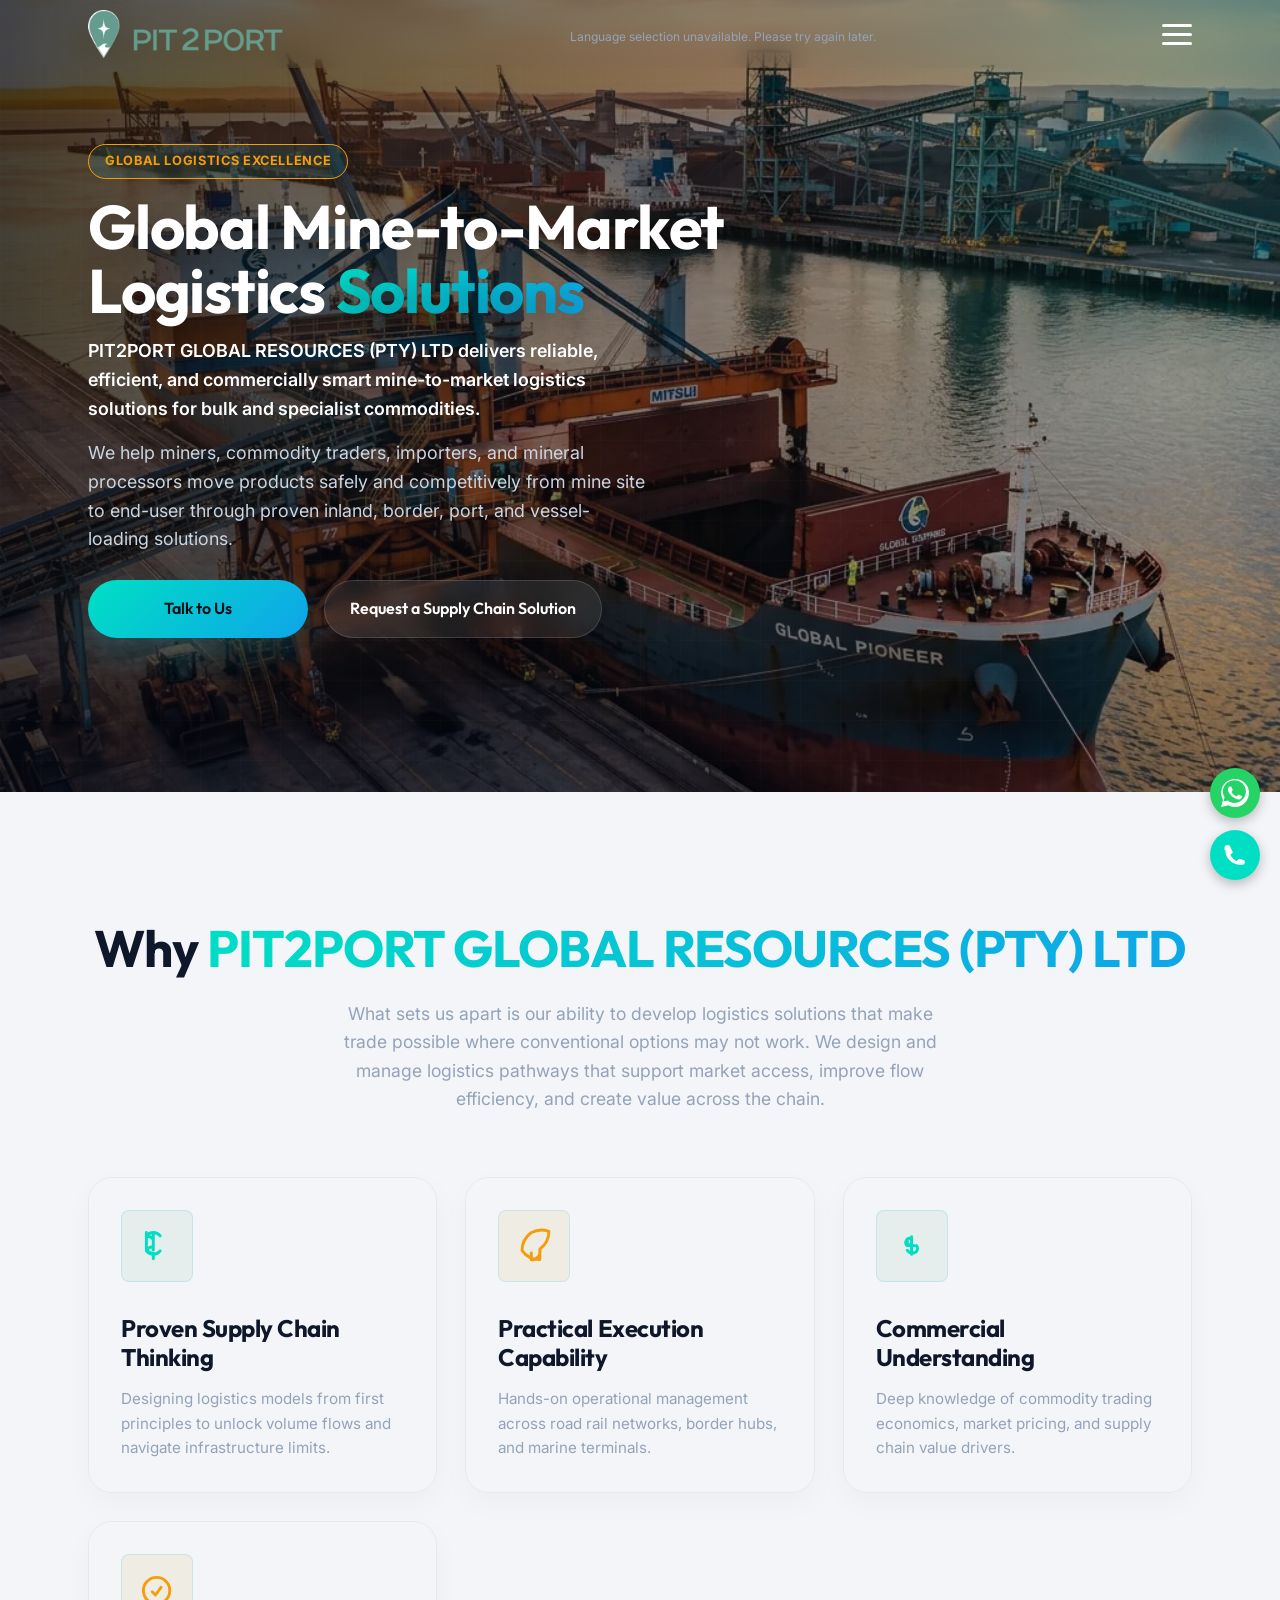
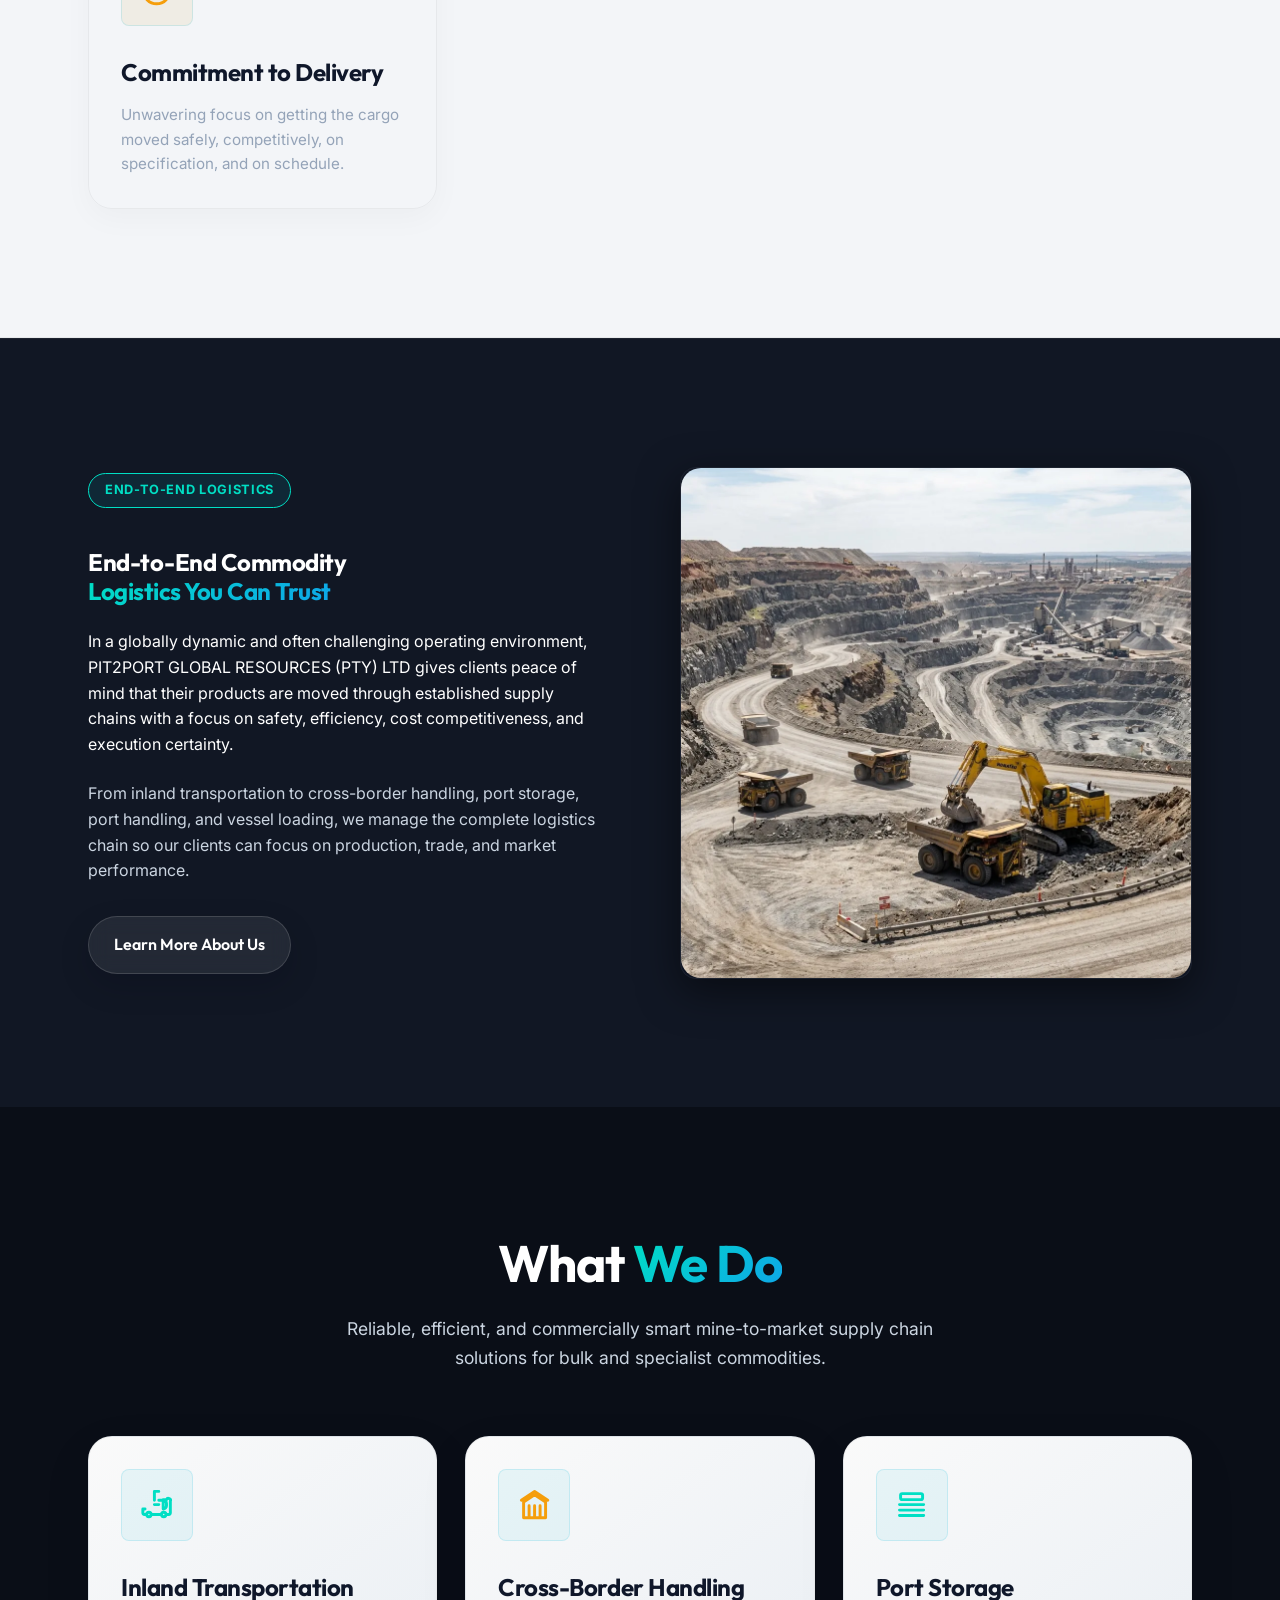
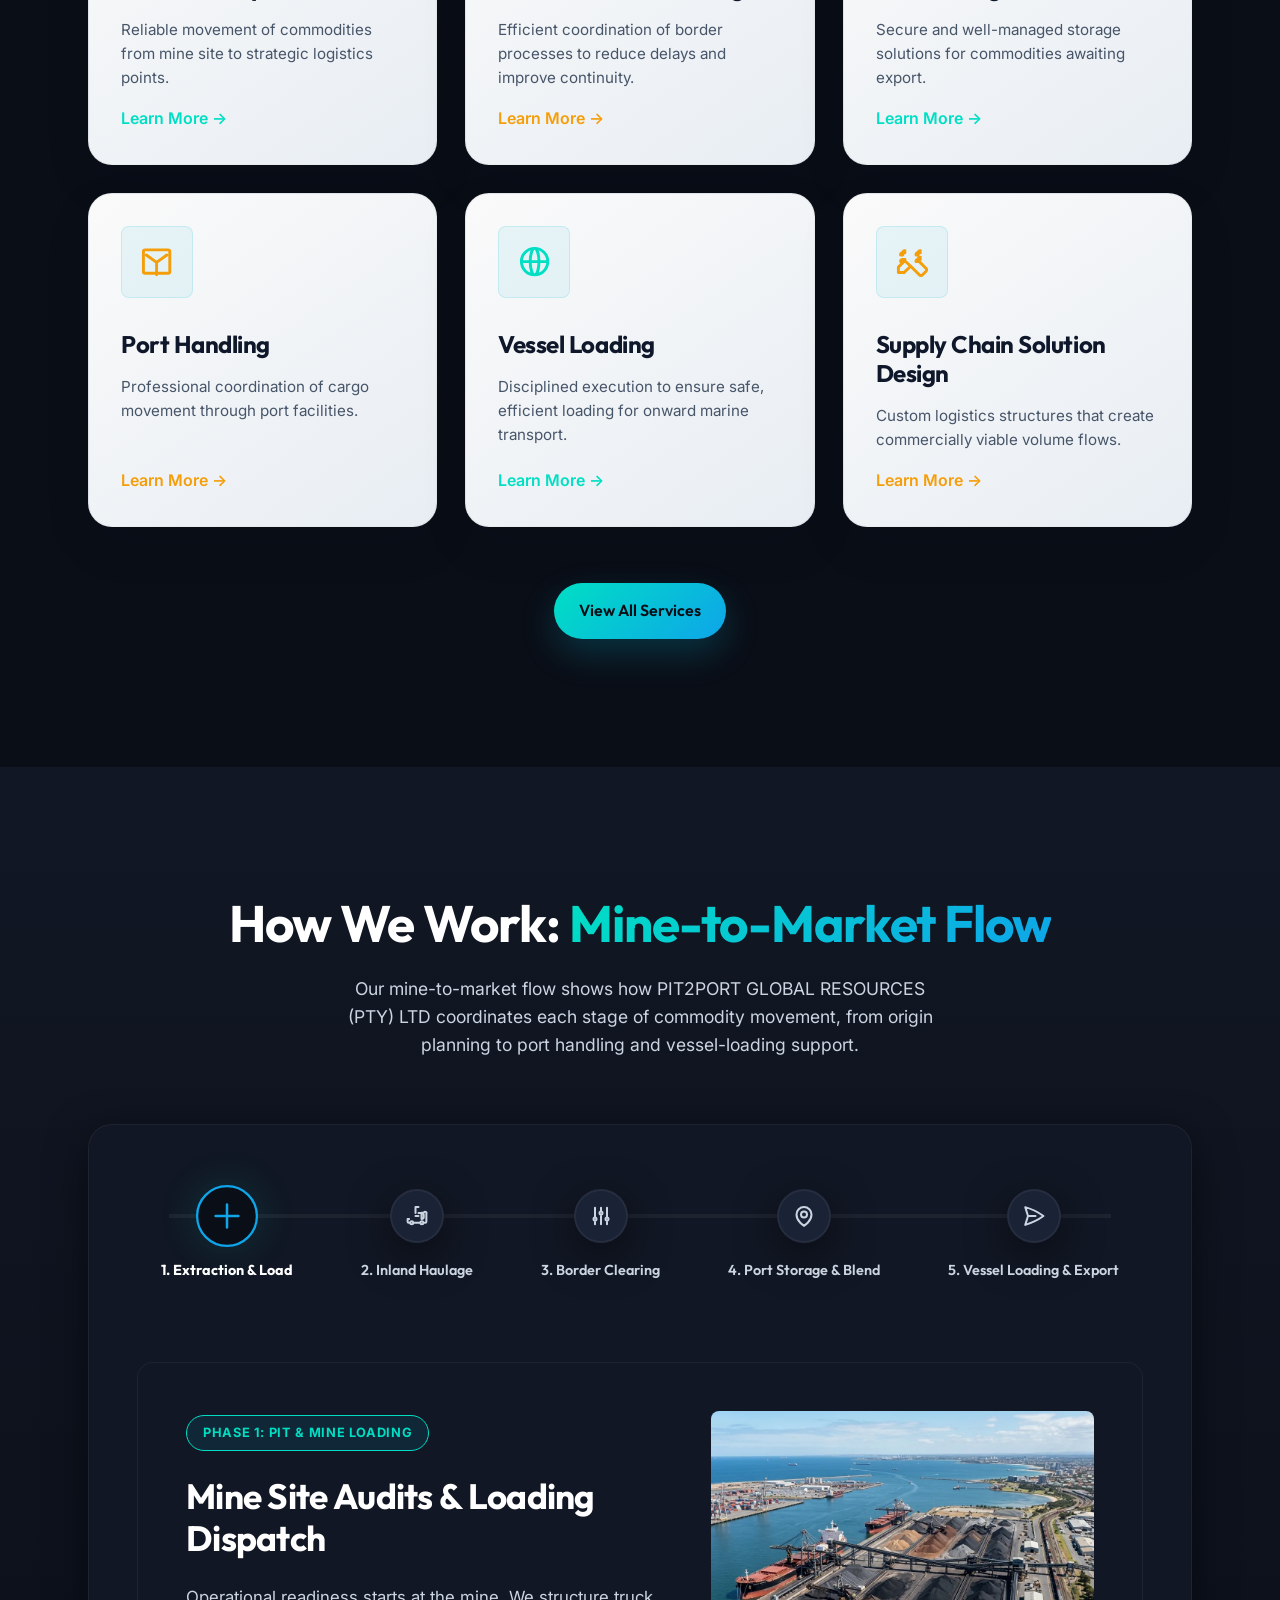
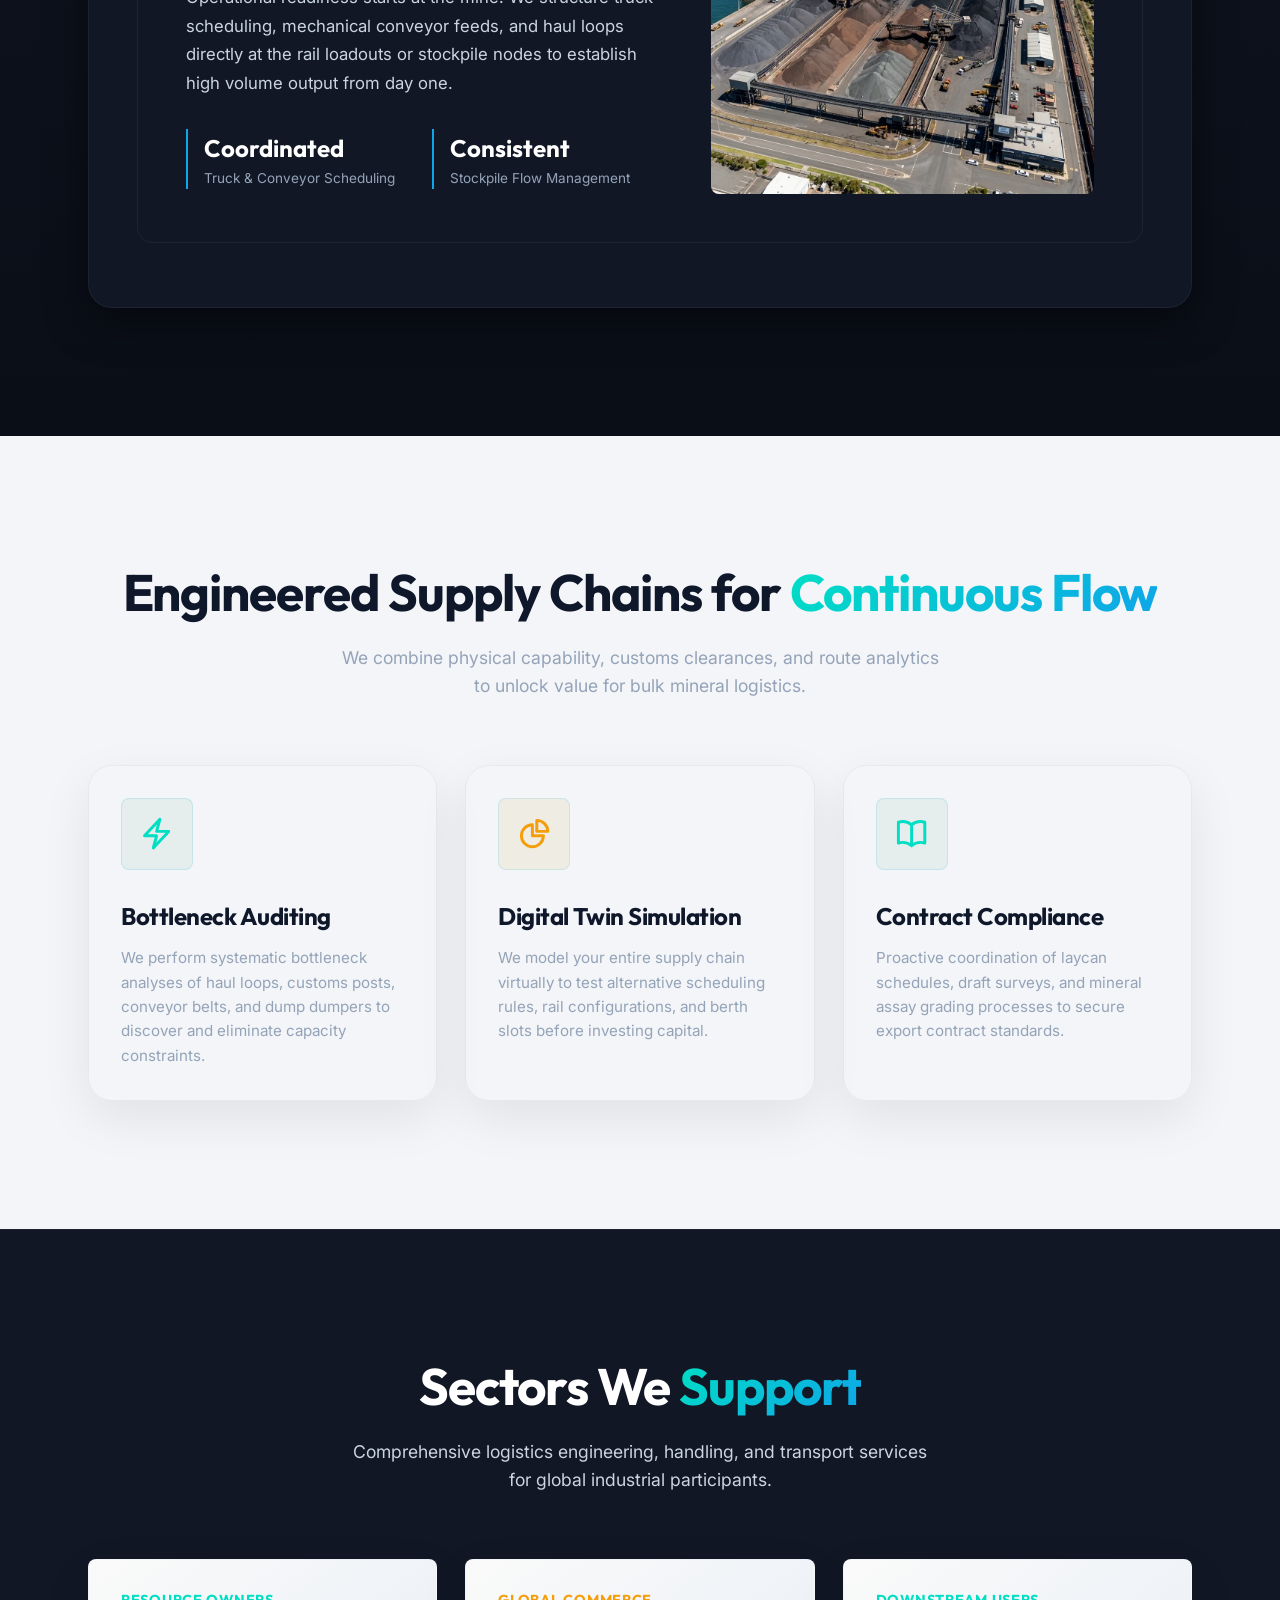
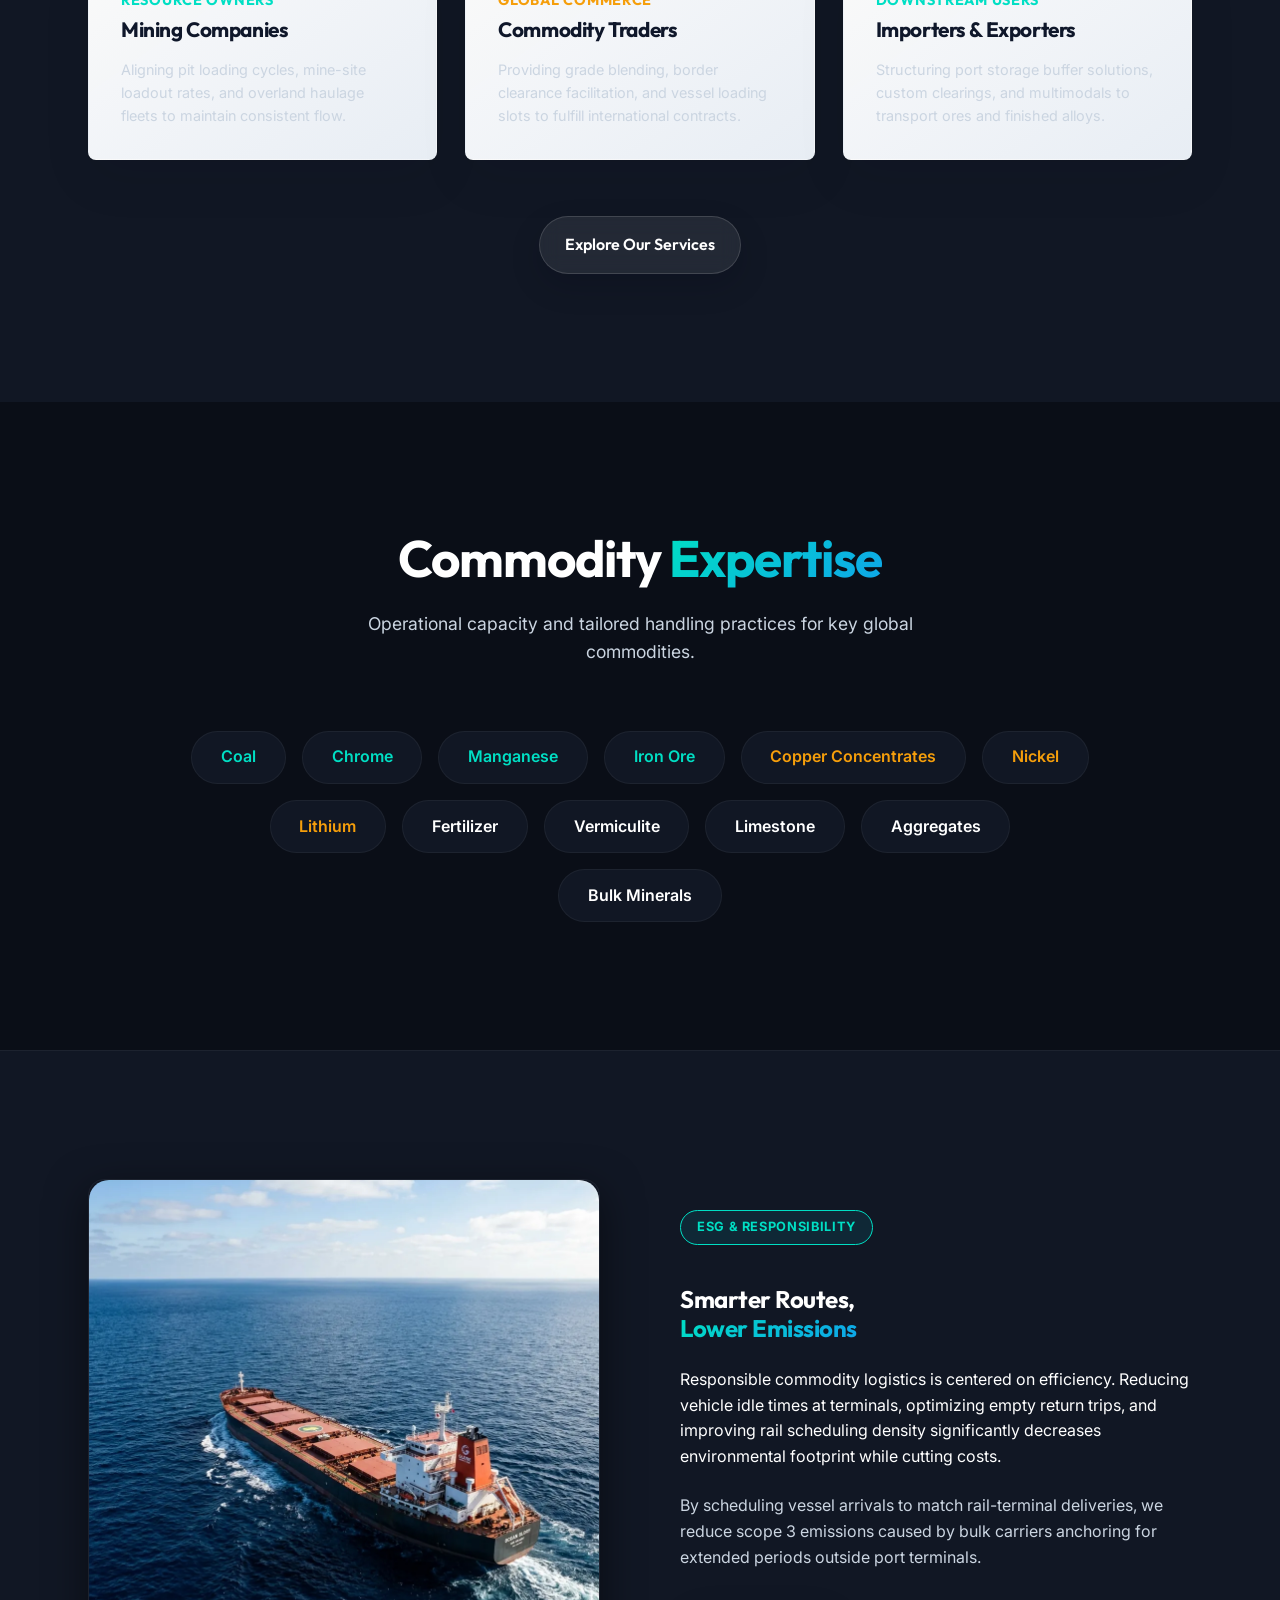
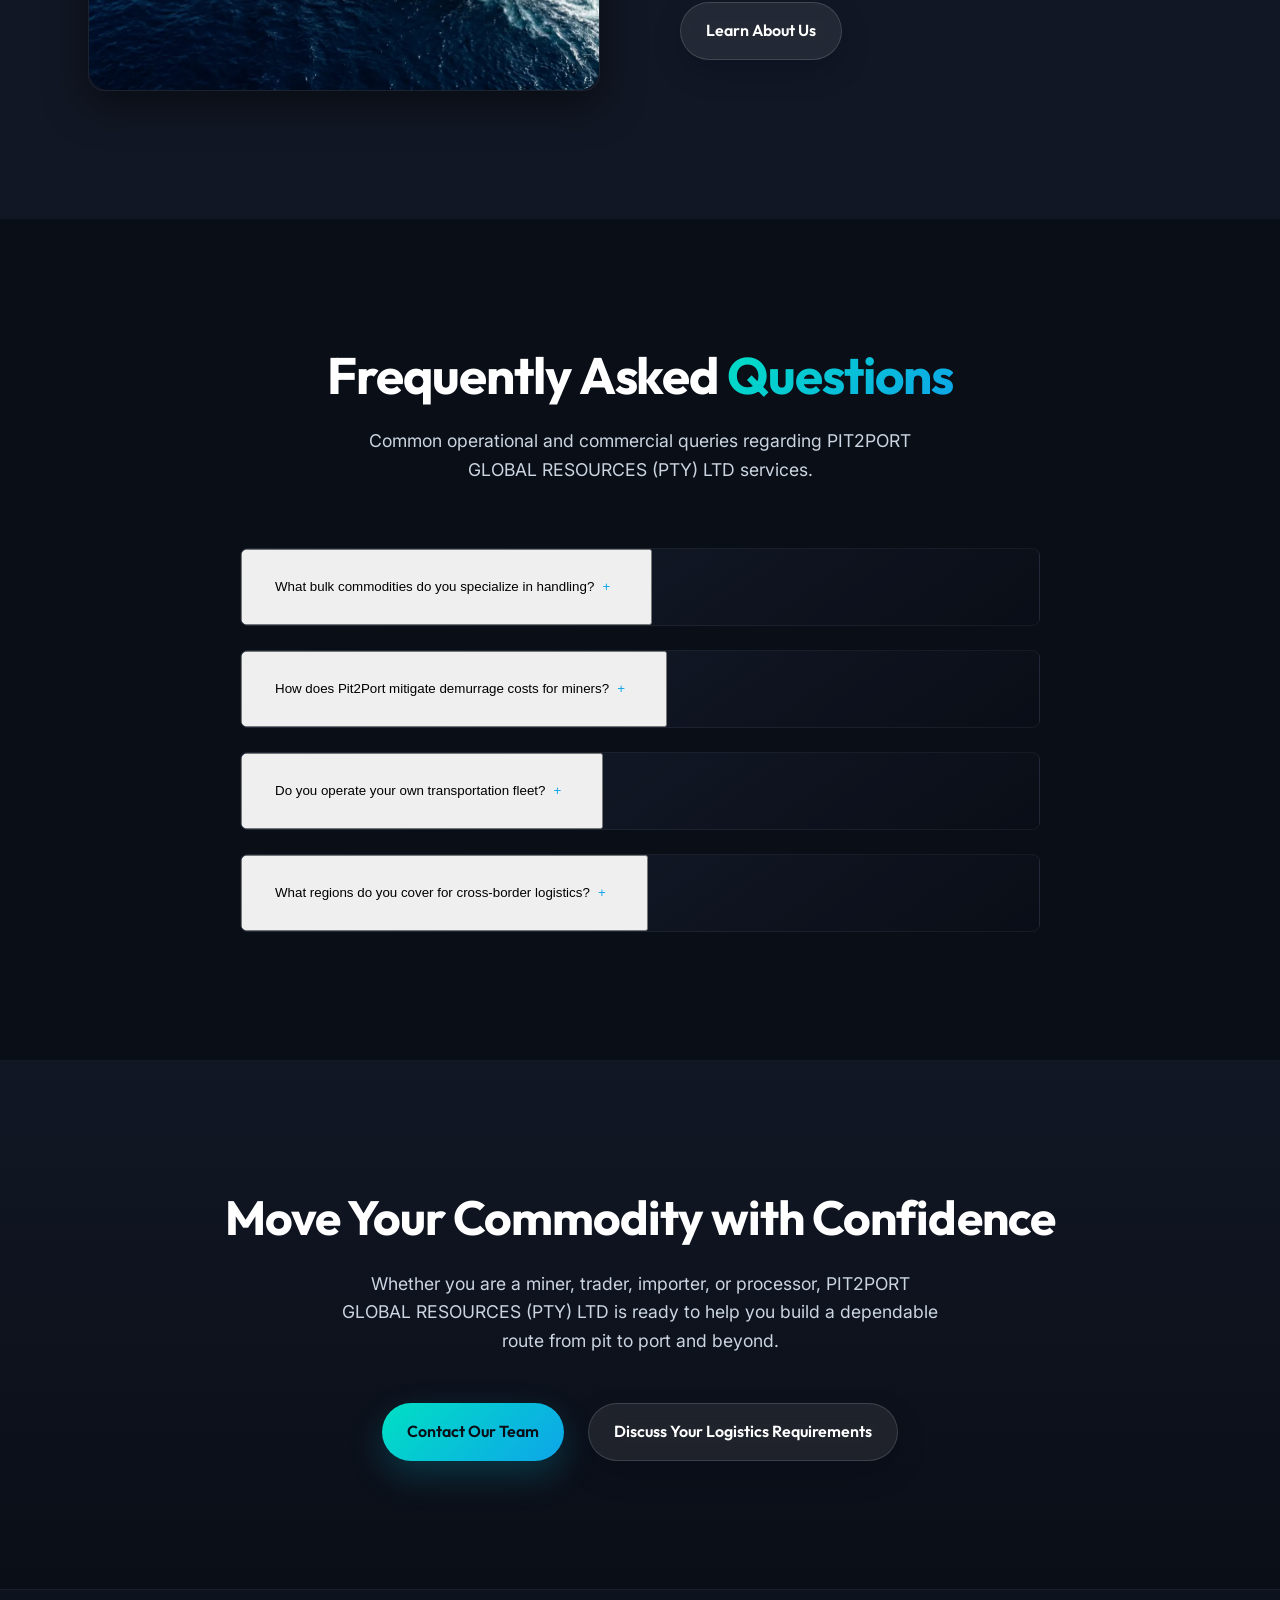
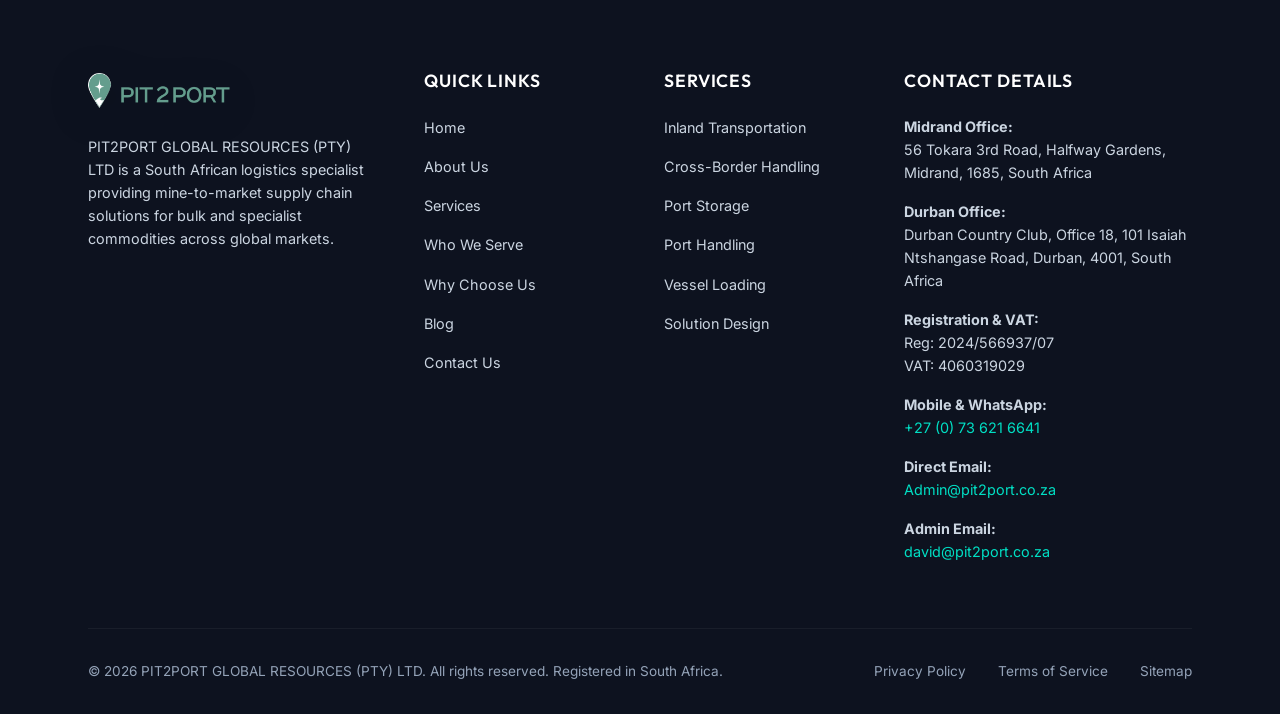
<file: index.html>
<!doctype html>
<html lang="en">
  <head>
    <meta charset="UTF-8" />
    <meta name="viewport" content="width=device-width, initial-scale=1.0" />
    <meta
      name="description"
      content="PIT2PORT GLOBAL RESOURCES (PTY) LTD delivers reliable, efficient, and commercially smart mine-to-market logistics solutions for bulk and specialist commodities."
    />
    <meta
      name="keywords"
      content="Mine to Market Logistics, Commodity Logistics, Bulk Commodity Transport, Mining Logistics, Port Logistics, Cross Border Logistics, Vessel Loading, Inland Transportation, Mineral Logistics, Export Logistics, Supply Chain Solutions"
    />
    <link rel="canonical" href="https://www.pit2port.co.za/index.html" />

    <!-- Open Graph / Facebook -->
    <meta property="og:type" content="website" />
    <meta property="og:url" content="https://www.pit2port.co.za/index.html" />
    <meta
      property="og:title"
      content="Global Mine-to-Market Logistics Solutions | PIT2PORT GLOBAL RESOURCES (PTY) LTD"
    />
    <meta
      property="og:description"
      content="Move bulk commodities safely and competitively from mine site to end-user. Inland, border, port, storage, and vessel loading solutions."
    />
    <meta property="og:image" content="images/hero.jpg" />

    <!-- Twitter -->
    <meta property="twitter:card" content="summary_large_image" />
    <meta
      property="twitter:url"
      content="https://www.pit2port.co.za/index.html"
    />
    <meta
      property="twitter:title"
      content="Global Mine-to-Market Logistics Solutions | PIT2PORT GLOBAL RESOURCES (PTY) LTD"
    />
    <meta
      property="twitter:description"
      content="Move bulk commodities safely and competitively from mine site to end-user. Inland, border, port, storage, and vessel loading solutions."
    />
    <meta property="twitter:image" content="images/hero.jpg" />

    <title>Global Mine-to-Market Logistics Solutions | PIT2PORT GLOBAL RESOURCES (PTY) LTD</title>

    <!-- Favicon Support -->
    <link rel="icon" type="image/png" href="images/logo.png" />

    <!-- Stylesheets -->
    <link rel="stylesheet" href="css/style.css?v=footer-layout-fix" />
    <link rel="stylesheet" href="css/responsive.css?v=mobile-layout-7" />

    <!-- Structured Data (JSON-LD) -->
    <script type="application/ld+json">
      {
        "@context": "https://schema.org",
        "@graph": [
          {
            "@type": "Organization",
            "@id": "https://www.pit2port.co.za/#organization",
            "name": "PIT2PORT GLOBAL RESOURCES (PTY) LTD",
            "url": "https://www.pit2port.co.za",
            "logo": {
              "@type": "ImageObject",
              "url": "https://www.pit2port.co.za/images/logo.png",
              "caption": "Pit2Port Logo"
            },
            "contactPoint": {
              "@type": "ContactPoint",
              "telephone": "+27736216641",
              "contactType": "customer service",
              "email": "admin@pit2port.co.za",
              "availableLanguage": "English"
            }
          },
          {
            "@type": "LocalBusiness",
            "@id": "https://www.pit2port.co.za/#localbusiness",
            "name": "PIT2PORT GLOBAL RESOURCES (PTY) LTD",
            "image": "https://www.pit2port.co.za/images/hero.jpg",
            "telephone": "+27736216641",
            "email": "admin@pit2port.co.za",
            "url": "https://www.pit2port.co.za",
            "address": {
              "@type": "PostalAddress",
              "streetAddress": "56 Tokara 3rd Road, Halfway Gardens",
              "addressLocality": "Midrand",
              "postalCode": "1685",
              "addressRegion": "Gauteng",
              "addressCountry": "ZA"
            },
            "geo": {
              "@type": "GeoCoordinates",
              "latitude": "-25.9926",
              "longitude": "28.1328"
            },
            "areaServed": "Global"
          }
        ]
      }
    </script>
  </head>
  <body class="home-page">
    <div id="scroll-progress"></div>

    <!-- STICKY HEADER -->
    <header class="header">
      <div class="container nav-container">
        <a href="index.html" class="logo" id="header-logo">
          <img src="images/logo.png" alt="Pit2Port Logo" />
        </a>

        <button
          class="menu-toggle"
          id="menu-toggle"
          aria-label="Toggle menu"
          aria-expanded="false"
        >
          <span></span>
          <span></span>
          <span></span>
        </button>

        <ul class="nav-menu">
          <li><a href="index.html" class="nav-link active">Home</a></li>
          <li><a href="about.html" class="nav-link">About Us</a></li>
          <li><a href="services.html" class="nav-link">Services</a></li>
          <li><a href="who-we-serve.html" class="nav-link">Who We Serve</a></li>
          <li>
            <a href="why-choose-us.html" class="nav-link">Why Choose Us</a>
          </li>
          <li><a href="blog.html" class="nav-link">Blog</a></li>
          <li><a href="contact.html" class="nav-link">Contact Us</a></li>
          <li class="nav-btn-mobile">
            <a href="contact.html#quote-form" class="btn btn-primary btn-sm"
              >Request a Quote</a
            >
          </li>
        </ul>

        <div class="nav-actions">
          <a
            href="contact.html#quote-form"
            class="btn btn-primary btn-header-quote"
            >Request a Quote</a
          >
        </div>
      </div>
    </header>

    <!-- HERO SECTION -->
    <section class="hero-section">
      <div class="grid-overlay"></div>
      <div class="glow-orb" style="top: 20%; left: 10%"></div>

      <div class="container hero-content">
        <div class="hero-text reveal">
          <span
            class="panel-tag"
            style="
              margin-bottom: 1rem;
              border-color: var(--accent-gold);
              color: var(--accent-gold);
            "
            >Global Logistics Excellence</span
          >
          <h1>
            Global Mine-to-Market <br />Logistics
            <span class="text-gradient">Solutions</span>
          </h1>
          <p
            class="hero-subhead"
            style="
              font-weight: 600;
              color: var(--text-primary);
              margin-bottom: 1rem;
            "
          >
            PIT2PORT GLOBAL RESOURCES (PTY) LTD delivers reliable, efficient,
            and commercially smart mine-to-market logistics solutions for
            bulk and specialist commodities.
          </p>
          <p>
            We help miners, commodity traders, importers, and mineral processors
            move products safely and competitively from mine site to end-user
            through proven inland, border, port, and vessel-loading solutions.
          </p>
          <div class="hero-cta">
            <a href="contact.html" class="btn btn-primary">Talk to Us</a>
            <a href="contact.html#quote-form" class="btn btn-secondary"
              >Request a Supply Chain Solution</a
            >
          </div>
        </div>
      </div>
    </section>

    <!-- TRUST SECTION -->
    <section
      class="section"
      style="
        background: var(--bg-light);
        color: var(--text-dark);
        border-bottom: 1px solid rgba(0, 0, 0, 0.05);
      "
    >
      <div class="container">
        <h2 class="section-title reveal" style="color: var(--text-dark)">
          Why <span class="text-gradient">PIT2PORT GLOBAL RESOURCES (PTY) LTD</span>
        </h2>
        <p class="section-subtitle reveal" style="color: var(--text-muted)">
          What sets us apart is our ability to develop logistics solutions that
          make trade possible where conventional options may not work. We design
          and manage logistics pathways that support market access, improve flow
          efficiency, and create value across the chain.
        </p>

        <div class="card-grid reveal">
          <!-- Trust Card 1 -->
          <div
            class="card-premium"
            style="
              background: var(--white);
              border: 1px solid rgba(0, 0, 0, 0.05);
              box-shadow: 0 10px 30px rgba(0, 0, 0, 0.03);
            "
          >
            <div
              class="card-icon"
              style="
                background: rgba(110, 164, 151, 0.1);
                color: var(--accent-teal);
              "
            >
              <svg
                fill="none"
                stroke="currentColor"
                stroke-width="2"
                viewBox="0 0 24 24"
                xmlns="http://www.w3.org/2000/svg"
              >
                <path
                  stroke-linecap="round"
                  stroke-linejoin="round"
                  d="M9.75 3.104v11.896m0-11.896a5.978 5.978 0 014.708 2.292m-4.708-2.292a5.978 5.978 0 00-4.708 2.292m0 0a5.978 5.978 0 014.708 2.292m-4.708-2.292V15a5.978 5.978 0 004.708 2.292m0 0V21m0-3.104a5.978 5.978 0 004.708-2.292m-4.708 2.292a5.978 5.978 0 01-4.708-2.292m0 0V15a5.978 5.978 0 014.708-2.292m-4.708 2.292V3.104"
                ></path>
              </svg>
            </div>
            <h3 style="color: var(--text-dark); margin-bottom: 1rem">
              Proven Supply Chain Thinking
            </h3>
            <p style="color: var(--text-muted)">
              Designing logistics models from first principles to unlock volume
              flows and navigate infrastructure limits.
            </p>
          </div>

          <!-- Trust Card 2 -->
          <div
            class="card-premium"
            style="
              background: var(--white);
              border: 1px solid rgba(0, 0, 0, 0.05);
              box-shadow: 0 10px 30px rgba(0, 0, 0, 0.03);
            "
          >
            <div
              class="card-icon"
              style="
                background: rgba(200, 155, 60, 0.1);
                color: var(--accent-gold);
              "
            >
              <svg
                fill="none"
                stroke="currentColor"
                stroke-width="2"
                viewBox="0 0 24 24"
                xmlns="http://www.w3.org/2000/svg"
              >
                <path
                  stroke-linecap="round"
                  stroke-linejoin="round"
                  d="M15.59 14.37a6 6 0 01-5.84 7.38v-4.8m5.84-2.58a14.98 14.98 0 006.16-12.12A14.98 14.98 0 009.61 3.24a14.98 14.98 0 00-6.16 12.12 14.98 14.98 0 0012.14 6.16z"
                ></path>
              </svg>
            </div>
            <h3 style="color: var(--text-dark); margin-bottom: 1rem">
              Practical Execution Capability
            </h3>
            <p style="color: var(--text-muted)">
              Hands-on operational management across road rail networks, border
              hubs, and marine terminals.
            </p>
          </div>

          <!-- Trust Card 3 -->
          <div
            class="card-premium"
            style="
              background: var(--white);
              border: 1px solid rgba(0, 0, 0, 0.05);
              box-shadow: 0 10px 30px rgba(0, 0, 0, 0.03);
            "
          >
            <div
              class="card-icon"
              style="
                background: rgba(110, 164, 151, 0.1);
                color: var(--accent-teal);
              "
            >
              <svg
                fill="none"
                stroke="currentColor"
                stroke-width="2"
                viewBox="0 0 24 24"
                xmlns="http://www.w3.org/2000/svg"
              >
                <path
                  stroke-linecap="round"
                  stroke-linejoin="round"
                  d="M12 6v12m-3-2.818l.879.879A3 3 0 0012.43 17H13a3 3 0 002.24-5H12a3 3 0 01-2.24-5H11a3 3 0 00-2.24 5H12"
                ></path>
              </svg>
            </div>
            <h3 style="color: var(--text-dark); margin-bottom: 1rem">
              Commercial Understanding
            </h3>
            <p style="color: var(--text-muted)">
              Deep knowledge of commodity trading economics, market pricing, and
              supply chain value drivers.
            </p>
          </div>

          <!-- Trust Card 4 -->
          <div
            class="card-premium"
            style="
              background: var(--white);
              border: 1px solid rgba(0, 0, 0, 0.05);
              box-shadow: 0 10px 30px rgba(0, 0, 0, 0.03);
            "
          >
            <div
              class="card-icon"
              style="
                background: rgba(200, 155, 60, 0.1);
                color: var(--accent-gold);
              "
            >
              <svg
                fill="none"
                stroke="currentColor"
                stroke-width="2"
                viewBox="0 0 24 24"
                xmlns="http://www.w3.org/2000/svg"
              >
                <path
                  stroke-linecap="round"
                  stroke-linejoin="round"
                  d="M9 12.75L11.25 15 15 9.75M21 12a9 9 0 11-18 0 9 9 0 0118 0z"
                ></path>
              </svg>
            </div>
            <h3 style="color: var(--text-dark); margin-bottom: 1rem">
              Commitment to Delivery
            </h3>
            <p style="color: var(--text-muted)">
              Unwavering focus on getting the cargo moved safely, competitively,
              on specification, and on schedule.
            </p>
          </div>
        </div>
      </div>
    </section>

    <!-- ABOUT PREVIEW -->
    <section
      class="section"
      style="
        background: var(--bg-secondary);
        border-top: 1px solid var(--glass-border);
      "
    >
      <div class="container grid-2col">
        <div class="reveal">
          <span
            class="panel-tag"
            style="color: var(--accent-teal); border-color: var(--accent-teal)"
            >End-to-End Logistics</span
          >
          <h2 style="margin-top: 1rem; margin-bottom: 1.5rem">
            End-to-End Commodity <br /><span class="text-gradient"
              >Logistics You Can Trust</span
            >
          </h2>
          <p style="margin-bottom: 1.5rem">
            In a globally dynamic and often challenging operating environment,
            PIT2PORT GLOBAL RESOURCES (PTY) LTD gives clients peace of mind
            that their products are moved through established supply chains
            with a focus on safety,
            efficiency, cost competitiveness, and execution certainty.
          </p>
          <p style="margin-bottom: 2rem; color: var(--text-secondary)">
            From inland transportation to cross-border handling, port storage,
            port handling, and vessel loading, we manage the complete logistics
            chain so our clients can focus on production, trade, and market
            performance.
          </p>
          <a href="about.html" class="btn btn-secondary">Learn More About Us</a>
        </div>
        <div class="reveal" style="transition-delay: 0.2s">
          <div
            style="
              position: relative;
              border-radius: var(--border-radius-md);
              overflow: hidden;
              box-shadow: var(--glass-shadow);
              border: 1px solid var(--glass-border);
            "
          >
            <picture>
              <source srcset="images/mining.webp" type="image/webp" />
              <img
                src="images/mining.jpg"
                alt="Mine Extraction Site"
                loading="lazy"
                width="1024"
                height="1024"
                style="
                  width: 100%;
                  height: auto;
                  display: block;
                  transition: transform 0.5s ease;
                "
                class="hover-zoom"
              />
            </picture>
          </div>
        </div>
      </div>
    </section>

    <!-- SERVICES PREVIEW -->
    <section class="section" style="background: var(--bg-primary)">
      <div class="container">
        <h2 class="section-title reveal">
          What <span class="text-gradient">We Do</span>
        </h2>
        <p class="section-subtitle reveal">
          Reliable, efficient, and commercially smart mine-to-market supply
          chain solutions for bulk and specialist commodities.
        </p>

        <div
          class="card-grid reveal"
          style="grid-template-columns: repeat(auto-fit, minmax(280px, 1fr))"
        >
          <!-- Service Card 1 -->
          <div class="card-premium">
            <div class="card-icon" style="color: var(--accent-teal)">
              <svg
                fill="none"
                stroke="currentColor"
                stroke-width="2"
                viewBox="0 0 24 24"
                xmlns="http://www.w3.org/2000/svg"
              >
                <path
                  stroke-linecap="round"
                  stroke-linejoin="round"
                  d="M8.25 18.75a1.5 1.5 0 01-3 0m3 0a1.5 1.5 0 00-3 0m3 0h6m-9 0H3.75a1.125 1.125 0 01-1.125-1.125V15h1.5m14.25 3.75a1.5 1.5 0 01-3 0m3 0a1.5 1.5 0 00-3 0m3 0h1.875a1.125 1.125 0 001.125-1.125V9.75A1.125 1.125 0 0018.75 8.625H16.5M16.5 15V9.75m0 5.25a2.25 2.25 0 002.25-2.25v-1.5a2.25 2.25 0 00-2.25-2.25H13.5m-3 0V3h3m-3 9h3"
                ></path>
              </svg>
            </div>
            <h3>Inland Transportation</h3>
            <p>
              Reliable movement of commodities from mine site to strategic
              logistics points.
            </p>
            <a
              href="services.html#inland-transportation"
              class="text-link"
              style="
                color: var(--accent-teal);
                display: inline-flex;
                align-items: center;
                margin-top: 1rem;
                font-weight: 600;
              "
              >Learn More &rarr;</a
            >
          </div>

          <!-- Service Card 2 -->
          <div class="card-premium">
            <div class="card-icon" style="color: var(--accent-gold)">
              <svg
                fill="none"
                stroke="currentColor"
                stroke-width="2"
                viewBox="0 0 24 24"
                xmlns="http://www.w3.org/2000/svg"
              >
                <path
                  stroke-linecap="round"
                  stroke-linejoin="round"
                  d="M12 21v-8.25M15.75 21v-8.25M8.25 21v-8.25M3 9l9-6 9 6m-1.5 12V10.33l-7.5-5-7.5 5V21h15z"
                ></path>
              </svg>
            </div>
            <h3>Cross-Border Handling</h3>
            <p>
              Efficient coordination of border processes to reduce delays and
              improve continuity.
            </p>
            <a
              href="services.html#cross-border-handling"
              class="text-link"
              style="
                color: var(--accent-gold);
                display: inline-flex;
                align-items: center;
                margin-top: 1rem;
                font-weight: 600;
              "
              >Learn More &rarr;</a
            >
          </div>

          <!-- Service Card 3 -->
          <div class="card-premium">
            <div class="card-icon" style="color: var(--accent-teal)">
              <svg
                fill="none"
                stroke="currentColor"
                stroke-width="2"
                viewBox="0 0 24 24"
                xmlns="http://www.w3.org/2000/svg"
              >
                <path
                  stroke-linecap="round"
                  stroke-linejoin="round"
                  d="M3.75 12h16.5m-16.5 3.75h16.5M3.75 19.5h16.5M5.625 4.5h12.75c.621 0 1.125.504 1.125 1.125v1.875c0 .621-.504 1.125-1.125 1.125H5.625a1.125 1.125 0 01-1.125-1.125V5.625c0-.621.504-1.125 1.125-1.125z"
                ></path>
              </svg>
            </div>
            <h3>Port Storage</h3>
            <p>
              Secure and well-managed storage solutions for commodities awaiting
              export.
            </p>
            <a
              href="services.html#port-storage"
              class="text-link"
              style="
                color: var(--accent-teal);
                display: inline-flex;
                align-items: center;
                margin-top: 1rem;
                font-weight: 600;
              "
              >Learn More &rarr;</a
            >
          </div>

          <!-- Service Card 4 -->
          <div class="card-premium">
            <div class="card-icon" style="color: var(--accent-gold)">
              <svg
                fill="none"
                stroke="currentColor"
                stroke-width="2"
                viewBox="0 0 24 24"
                xmlns="http://www.w3.org/2000/svg"
              >
                <path
                  stroke-linecap="round"
                  stroke-linejoin="round"
                  d="M19 7.5L12 12.5L5 7.5M12 12.5V21M3 5.25c0-.69.56-1.25 1.25-1.25h15.5c.69 0 1.25.56 1.25 1.25v13.5c0 .69-.56 1.25-1.25 1.25H4.25A1.25 1.25 0 013 18.75V5.25z"
                ></path>
              </svg>
            </div>
            <h3>Port Handling</h3>
            <p>
              Professional coordination of cargo movement through port
              facilities.
            </p>
            <a
              href="services.html#port-handling"
              class="text-link"
              style="
                color: var(--accent-gold);
                display: inline-flex;
                align-items: center;
                margin-top: 1rem;
                font-weight: 600;
              "
              >Learn More &rarr;</a
            >
          </div>

          <!-- Service Card 5 -->
          <div class="card-premium">
            <div class="card-icon" style="color: var(--accent-teal)">
              <svg
                fill="none"
                stroke="currentColor"
                stroke-width="2"
                viewBox="0 0 24 24"
                xmlns="http://www.w3.org/2000/svg"
              >
                <path
                  stroke-linecap="round"
                  stroke-linejoin="round"
                  d="M21 12a9 9 0 01-9 9m9-9a9 9 0 00-9-9m9 9H3m9 9a9 9 0 01-9-9m9 9c1.657 0 3-4.03 3-9s-1.343-9-3-9m0 18c-1.657 0-3-4.03-3-9s1.343-9 3-9m-9 9a9 9 0 019-9"
                ></path>
              </svg>
            </div>
            <h3>Vessel Loading</h3>
            <p>
              Disciplined execution to ensure safe, efficient loading for onward
              marine transport.
            </p>
            <a
              href="services.html#vessel-loading"
              class="text-link"
              style="
                color: var(--accent-teal);
                display: inline-flex;
                align-items: center;
                margin-top: 1rem;
                font-weight: 600;
              "
              >Learn More &rarr;</a
            >
          </div>

          <!-- Service Card 6 -->
          <div class="card-premium">
            <div class="card-icon" style="color: var(--accent-gold)">
              <svg
                fill="none"
                stroke="currentColor"
                stroke-width="2"
                viewBox="0 0 24 24"
                xmlns="http://www.w3.org/2000/svg"
              >
                <path
                  stroke-linecap="round"
                  stroke-linejoin="round"
                  d="M11.42 15.17L17.25 21A1.5 1.5 0 0019.5 21l2.25-2.25A1.5 1.5 0 0021.75 16.5l-5.83-5.83M11.42 15.17L6.75 19.5H3v-3.75l4.33-4.33m4.09 3.75l-4.09-3.75M16.5 6v1.5m0-1.5a1.5 1.5 0 011.5-1.5m-1.5 1.5a1.5 1.5 0 00-1.5 1.5m1.5-1.5h1.5m-1.5 4.5v1.5m0-1.5a1.5 1.5 0 011.5-1.5m-1.5 1.5a1.5 1.5 0 00-1.5 1.5m1.5-1.5h1.5M6 6v1.5M6 6a1.5 1.5 0 011.5-1.5M6 6a1.5 1.5 0 00-1.5 1.5M6 6h1.5m-1.5 4.5v1.5M6 6a1.5 1.5 0 011.5-1.5M6 10.5a1.5 1.5 0 00-1.5 1.5M6 10.5h1.5"
                ></path>
              </svg>
            </div>
            <h3>Supply Chain Solution Design</h3>
            <p>
              Custom logistics structures that create commercially viable volume
              flows.
            </p>
            <a
              href="services.html#supply-chain-design"
              class="text-link"
              style="
                color: var(--accent-gold);
                display: inline-flex;
                align-items: center;
                margin-top: 1rem;
                font-weight: 600;
              "
              >Learn More &rarr;</a
            >
          </div>
        </div>

        <div style="text-align: center; margin-top: 3.5rem" class="reveal">
          <a href="services.html" class="btn btn-primary">View All Services</a>
        </div>
      </div>
    </section>

    <!-- INTERACTIVE HOW WE WORK TIMELINE -->
    <section
      class="section"
      id="how-we-work"
      style="background: var(--gradient-dark)"
    >
      <div class="container">
        <h2 class="section-title reveal">
          How We Work: <span class="text-gradient">Mine-to-Market Flow</span>
        </h2>
        <p class="section-subtitle reveal">
          Our mine-to-market flow shows how PIT2PORT GLOBAL RESOURCES (PTY)
          LTD coordinates each stage of commodity movement, from origin
          planning to port handling and vessel-loading support.
        </p>

        <div class="visualizer-container reveal">
          <!-- Flow Steps -->
          <div class="timeline-flow">
            <div class="timeline-line"></div>
            <div class="timeline-progress-line"></div>

            <div class="timeline-step active" id="step-0">
              <div class="step-node">
                <svg
                  fill="none"
                  stroke="currentColor"
                  stroke-width="2"
                  viewBox="0 0 24 24"
                  xmlns="http://www.w3.org/2000/svg"
                >
                  <path
                    stroke-linecap="round"
                    stroke-linejoin="round"
                    d="M12 3v18M3 12h18"
                  ></path>
                </svg>
              </div>
              <span class="step-label">1. Extraction & Load</span>
            </div>

            <div class="timeline-step" id="step-1">
              <div class="step-node">
                <svg
                  fill="none"
                  stroke="currentColor"
                  stroke-width="2"
                  viewBox="0 0 24 24"
                  xmlns="http://www.w3.org/2000/svg"
                >
                  <path
                    stroke-linecap="round"
                    stroke-linejoin="round"
                    d="M8.25 18.75a1.5 1.5 0 01-3 0m3 0a1.5 1.5 0 00-3 0m3 0h6m-9 0H3.75a1.125 1.125 0 01-1.125-1.125V15h1.5m14.25 3.75a1.5 1.5 0 01-3 0m3 0a1.5 1.5 0 00-3 0m3 0h1.875a1.125 1.125 0 001.125-1.125V9.75A1.125 1.125 0 0018.75 8.625H16.5M16.5 15V9.75m0 5.25a2.25 2.25 0 002.25-2.25v-1.5a2.25 2.25 0 00-2.25-2.25H13.5m-3 0V3h3m-3 9h3"
                  ></path>
                </svg>
              </div>
              <span class="step-label">2. Inland Haulage</span>
            </div>

            <div class="timeline-step" id="step-2">
              <div class="step-node">
                <svg
                  fill="none"
                  stroke="currentColor"
                  stroke-width="2"
                  viewBox="0 0 24 24"
                  xmlns="http://www.w3.org/2000/svg"
                >
                  <path
                    stroke-linecap="round"
                    stroke-linejoin="round"
                    d="M6 13.5V3.75m0 9.75a1.5 1.5 0 010 3m0-3a1.5 1.5 0 000 3m0 3.75V16.5m12-3V3.75m0 9.75a1.5 1.5 0 010 3m0-3a1.5 1.5 0 000 3m0 3.75V16.5m-6-9V3.75m0 3.75a1.5 1.5 0 010 3m0-3a1.5 1.5 0 000 3m0 9.75V10.5"
                  ></path>
                </svg>
              </div>
              <span class="step-label">3. Border Clearing</span>
            </div>

            <div class="timeline-step" id="step-3">
              <div class="step-node">
                <svg
                  fill="none"
                  stroke="currentColor"
                  stroke-width="2"
                  viewBox="0 0 24 24"
                  xmlns="http://www.w3.org/2000/svg"
                >
                  <path
                    stroke-linecap="round"
                    stroke-linejoin="round"
                    d="M19.5 10.5c0 7.142-7.5 11.25-7.5 11.25s-7.5-4.108-7.5-11.25a7.5 7.5 0 1 1 15 0zM12 13.5a3 3 0 1 0 0-6 3 3 0 0 0 0 6z"
                  ></path>
                </svg>
              </div>
              <span class="step-label">4. Port Storage & Blend</span>
            </div>

            <div class="timeline-step" id="step-4">
              <div class="step-node">
                <svg
                  fill="none"
                  stroke="currentColor"
                  stroke-width="2"
                  viewBox="0 0 24 24"
                  xmlns="http://www.w3.org/2000/svg"
                >
                  <path
                    stroke-linecap="round"
                    stroke-linejoin="round"
                    d="M6 12L3.269 3.126A59.768 59.768 0 0121.485 12 59.77 59.77 0 013.27 20.876L5.999 12zm0 0h7.5"
                  ></path>
                </svg>
              </div>
              <span class="step-label">5. Vessel Loading & Export</span>
            </div>
          </div>

          <!-- Info Panels (Toggled by JS in main.js) -->
          <div
            class="visualizer-panel"
            style="
              background: var(--bg-secondary);
              border: 1px solid var(--glass-border);
            "
          >
            <!-- Slide 1: Extraction -->
            <div class="panel-content active">
              <span
                class="panel-tag"
                style="
                  color: var(--accent-teal);
                  border-color: var(--accent-teal);
                "
                >Phase 1: Pit & Mine Loading</span
              >
              <h3 class="panel-title">Mine Site Audits & Loading Dispatch</h3>
              <p class="panel-desc">
                Operational readiness starts at the mine. We structure truck
                scheduling, mechanical conveyor feeds, and haul loops directly
                at the rail loadouts or stockpile nodes to establish high volume
                output from day one.
              </p>
              <div class="panel-metrics">
                <div class="metric-item">
                  <div class="metric-val">Coordinated</div>
                  <div class="metric-lbl">Truck & Conveyor Scheduling</div>
                </div>
                <div class="metric-item">
                  <div class="metric-val">Consistent</div>
                  <div class="metric-lbl">Stockpile Flow Management</div>
                </div>
              </div>
            </div>

            <!-- Slide 2: Inland Transport -->
            <div class="panel-content">
              <span
                class="panel-tag"
                style="
                  color: var(--accent-teal);
                  border-color: var(--accent-teal);
                "
                >Phase 2: Inland Haulage Link</span
              >
              <h3 class="panel-title">
                Rail Coordination & Road Haulage Fleet Sizing
              </h3>
              <p class="panel-desc">
                We dispatch and coordinate extensive truck fleets and schedule
                dedicated bulk freight trains, optimizing cycle times and
                refueling routes to prevent transit friction across continental
                transport routes.
              </p>
              <div class="panel-metrics">
                <div class="metric-item">
                  <div class="metric-val">Optimized</div>
                  <div class="metric-lbl">Transit Cycle Coordination</div>
                </div>
                <div class="metric-item">
                  <div class="metric-val">24/7</div>
                  <div class="metric-lbl">GPS Fleet Tracking & Security</div>
                </div>
              </div>
            </div>

            <!-- Slide 3: Border Clearing -->
            <div class="panel-content">
              <span
                class="panel-tag"
                style="
                  color: var(--accent-gold);
                  border-color: var(--accent-gold);
                "
                >Phase 3: Cross-Border Facilitation</span
              >
              <h3 class="panel-title">
                Customs clearance & Border Transit Management
              </h3>
              <p class="panel-desc">
                Friction at border gates creates major capacity blockages. We
                proactively coordinate transit documentation, customs duties,
                and cross-border safety clearances to prevent truck queues and
                border penalties.
              </p>
              <div class="panel-metrics">
                <div class="metric-item">
                  <div class="metric-val">Rigorous</div>
                  <div class="metric-lbl">Document Compliance Standards</div>
                </div>
                <div class="metric-item">
                  <div class="metric-val">Proactive</div>
                  <div class="metric-lbl">Border Queue Management</div>
                </div>
              </div>
            </div>

            <!-- Slide 4: Port Storage -->
            <div class="panel-content">
              <span
                class="panel-tag"
                style="
                  color: var(--accent-teal);
                  border-color: var(--accent-teal);
                "
                >Phase 4: Stockpile & Grade Blending</span
              >
              <h3 class="panel-title">
                Port Storage, Stockyard & Blending Management
              </h3>
              <p class="panel-desc">
                At the port terminal, stockpiles act as the critical buffer. We
                manage bulk stockyards and warehouses, organizing grade blending
                programs to meet strict quality contracts for direct delivery to
                vessels.
              </p>
              <div class="panel-metrics">
                <div class="metric-item">
                  <div class="metric-val">Scalable</div>
                  <div class="metric-lbl">
                    Secure Port Storage Buffer Capacity
                  </div>
                </div>
                <div class="metric-item">
                  <div class="metric-val">Disciplined</div>
                  <div class="metric-lbl">Grade Contract Adherence</div>
                </div>
              </div>
            </div>

            <!-- Slide 5: Marine Export -->
            <div class="panel-content">
              <span
                class="panel-tag"
                style="
                  color: var(--accent-gold);
                  border-color: var(--accent-gold);
                "
                >Phase 5: Ocean Shipping</span
              >
              <h3 class="panel-title">Vessel Loading & Demurrage Mitigation</h3>
              <p class="panel-desc">
                We coordinate ship loading, berth allocation, and marine
                terminal speed queues. Sizing ship load-rates and optimizing
                vessel arrival sequences reduces demurrage fees and secures
                buyers' timelines.
              </p>
              <div class="panel-metrics">
                <div class="metric-item">
                  <div class="metric-val">Efficient</div>
                  <div class="metric-lbl">Vessel Turnaround Coordination</div>
                </div>
                <div class="metric-item">
                  <div class="metric-val">Proactive</div>
                  <div class="metric-lbl">Demurrage Risk Mitigation</div>
                </div>
              </div>
            </div>

            <!-- Illustration Side -->
            <div class="panel-illustration">
              <picture style="width: 100%; height: 100%; display: block;">
                <source srcset="images/port.webp" type="image/webp" />
                <img
                  src="images/port.jpg"
                  alt="Port Terminal Infrastructure"
                  loading="lazy"
                  width="1024"
                  height="1024"
                  style="
                    border-radius: var(--border-radius-sm);
                    width: 100%;
                    height: 100%;
                    object-fit: cover;
                  "
                />
              </picture>
            </div>
          </div>
        </div>
      </div>
    </section>

    <!-- VALUE PROPOSITION -->
    <section
      class="section"
      style="background: var(--bg-light); color: var(--text-dark)"
    >
      <div class="container">
        <h2 class="section-title reveal" style="color: var(--text-dark)">
          Engineered Supply Chains for
          <span class="text-gradient">Continuous Flow</span>
        </h2>
        <p class="section-subtitle reveal" style="color: var(--text-muted)">
          We combine physical capability, customs clearances, and route
          analytics to unlock value for bulk mineral logistics.
        </p>

        <div class="card-grid reveal">
          <!-- Card 1 -->
          <div
            class="card-premium"
            style="
              background: var(--white);
              border: 1px solid rgba(0, 0, 0, 0.05);
            "
          >
            <div
              class="card-icon"
              style="
                color: var(--accent-teal);
                background: rgba(110, 164, 151, 0.1);
              "
            >
              <svg
                fill="none"
                stroke="currentColor"
                stroke-width="2"
                viewBox="0 0 24 24"
                xmlns="http://www.w3.org/2000/svg"
              >
                <path
                  stroke-linecap="round"
                  stroke-linejoin="round"
                  d="M3.75 13.5l10.5-11.25L12 10.5h8.25L9.75 21.75 12 13.5H3.75z"
                ></path>
              </svg>
            </div>
            <h3 style="color: var(--text-dark)">Bottleneck Auditing</h3>
            <p style="color: var(--text-muted)">
              We perform systematic bottleneck analyses of haul loops, customs
              posts, conveyor belts, and dump dumpers to discover and eliminate
              capacity constraints.
            </p>
          </div>

          <!-- Card 2 -->
          <div
            class="card-premium"
            style="
              background: var(--white);
              border: 1px solid rgba(0, 0, 0, 0.05);
            "
          >
            <div
              class="card-icon"
              style="
                color: var(--accent-gold);
                background: rgba(200, 155, 60, 0.1);
              "
            >
              <svg
                fill="none"
                stroke="currentColor"
                stroke-width="2"
                viewBox="0 0 24 24"
                xmlns="http://www.w3.org/2000/svg"
              >
                <path
                  stroke-linecap="round"
                  stroke-linejoin="round"
                  d="M10.5 6a7.5 7.5 0 107.5 7.5h-7.5V6z"
                ></path>
                <path
                  stroke-linecap="round"
                  stroke-linejoin="round"
                  d="M13.5 10.5H21A7.5 7.5 0 0013.5 3v7.5z"
                ></path>
              </svg>
            </div>
            <h3 style="color: var(--text-dark)">Digital Twin Simulation</h3>
            <p style="color: var(--text-muted)">
              We model your entire supply chain virtually to test alternative
              scheduling rules, rail configurations, and berth slots before
              investing capital.
            </p>
          </div>

          <!-- Card 3 -->
          <div
            class="card-premium"
            style="
              background: var(--white);
              border: 1px solid rgba(0, 0, 0, 0.05);
            "
          >
            <div
              class="card-icon"
              style="
                color: var(--accent-teal);
                background: rgba(110, 164, 151, 0.1);
              "
            >
              <svg
                fill="none"
                stroke="currentColor"
                stroke-width="2"
                viewBox="0 0 24 24"
                xmlns="http://www.w3.org/2000/svg"
              >
                <path
                  stroke-linecap="round"
                  stroke-linejoin="round"
                  d="M12 6.042A8.967 8.967 0 006 3.75c-1.052 0-2.062.18-3 .512v14.25A8.987 8.987 0 016 18c2.305 0 4.408.867 6 2.292m0-14.25a8.966 8.966 0 016-2.292c1.052 0 2.062.18 3 .512v14.25A8.987 8.987 0 0018 18a8.967 8.967 0 00-6 2.292m0-14.25v14.25"
                ></path>
              </svg>
            </div>
            <h3 style="color: var(--text-dark)">Contract Compliance</h3>
            <p style="color: var(--text-muted)">
              Proactive coordination of laycan schedules, draft surveys, and
              mineral assay grading processes to secure export contract
              standards.
            </p>
          </div>
        </div>
      </div>
    </section>

    <!-- INDUSTRIES SERVED -->
    <section
      class="section"
      style="
        background: var(--bg-secondary);
        border-top: 1px solid var(--glass-border);
      "
    >
      <div class="container">
        <h2 class="section-title reveal">
          Sectors We <span class="text-gradient">Support</span>
        </h2>
        <p class="section-subtitle reveal">
          Comprehensive logistics engineering, handling, and transport services
          for global industrial participants.
        </p>

        <div class="card-grid reveal">
          <!-- Industry Item -->
          <div
            class="card-premium"
            style="
              padding: 2rem;
              border-radius: var(--border-radius-sm);
              border: 1px solid var(--glass-border);
            "
          >
            <h4
              style="
                color: var(--accent-teal);
                font-size: 0.9rem;
                text-transform: uppercase;
                margin-bottom: 0.5rem;
                letter-spacing: 0.05em;
              "
            >
              Resource Owners
            </h4>
            <h3 style="font-size: 1.3rem; margin-bottom: 1rem">
              Mining Companies
            </h3>
            <p style="font-size: 0.9rem; color: var(--text-secondary)">
              Aligning pit loading cycles, mine-site loadout rates, and overland
              haulage fleets to maintain consistent flow.
            </p>
          </div>

          <div
            class="card-premium"
            style="
              padding: 2rem;
              border-radius: var(--border-radius-sm);
              border: 1px solid var(--glass-border);
            "
          >
            <h4
              style="
                color: var(--accent-gold);
                font-size: 0.9rem;
                text-transform: uppercase;
                margin-bottom: 0.5rem;
                letter-spacing: 0.05em;
              "
            >
              Global Commerce
            </h4>
            <h3 style="font-size: 1.3rem; margin-bottom: 1rem">
              Commodity Traders
            </h3>
            <p style="font-size: 0.9rem; color: var(--text-secondary)">
              Providing grade blending, border clearance facilitation, and
              vessel loading slots to fulfill international contracts.
            </p>
          </div>

          <div
            class="card-premium"
            style="
              padding: 2rem;
              border-radius: var(--border-radius-sm);
              border: 1px solid var(--glass-border);
            "
          >
            <h4
              style="
                color: var(--accent-teal);
                font-size: 0.9rem;
                text-transform: uppercase;
                margin-bottom: 0.5rem;
                letter-spacing: 0.05em;
              "
            >
              Downstream Users
            </h4>
            <h3 style="font-size: 1.3rem; margin-bottom: 1rem">
              Importers & Exporters
            </h3>
            <p style="font-size: 0.9rem; color: var(--text-secondary)">
              Structuring port storage buffer solutions, custom clearings, and
              multimodals to transport ores and finished alloys.
            </p>
          </div>
        </div>

        <div style="text-align: center; margin-top: 3.5rem" class="reveal">
          <a href="services.html" class="btn btn-secondary"
            >Explore Our Services</a
          >
        </div>
      </div>
    </section>

    <!-- COMMODITY EXPERTISE -->
    <section class="section" style="background: var(--bg-primary)">
      <div class="container">
        <h2 class="section-title reveal">
          Commodity <span class="text-gradient">Expertise</span>
        </h2>
        <p class="section-subtitle reveal">
          Operational capacity and tailored handling practices for key global
          commodities.
        </p>

        <div
          style="
            display: flex;
            flex-wrap: wrap;
            justify-content: center;
            gap: 1rem;
            max-width: 900px;
            margin: 0 auto;
          "
          class="reveal"
        >
          <span
            class="tag"
            style="
              padding: 0.8rem 1.8rem;
              background: var(--bg-secondary);
              border: 1px solid var(--glass-border);
              border-radius: 50px;
              font-weight: 600;
              color: var(--accent-teal);
            "
            >Coal</span
          >
          <span
            class="tag"
            style="
              padding: 0.8rem 1.8rem;
              background: var(--bg-secondary);
              border: 1px solid var(--glass-border);
              border-radius: 50px;
              font-weight: 600;
              color: var(--accent-teal);
            "
            >Chrome</span
          >
          <span
            class="tag"
            style="
              padding: 0.8rem 1.8rem;
              background: var(--bg-secondary);
              border: 1px solid var(--glass-border);
              border-radius: 50px;
              font-weight: 600;
              color: var(--accent-teal);
            "
            >Manganese</span
          >
          <span
            class="tag"
            style="
              padding: 0.8rem 1.8rem;
              background: var(--bg-secondary);
              border: 1px solid var(--glass-border);
              border-radius: 50px;
              font-weight: 600;
              color: var(--accent-teal);
            "
            >Iron Ore</span
          >
          <span
            class="tag"
            style="
              padding: 0.8rem 1.8rem;
              background: var(--bg-secondary);
              border: 1px solid var(--glass-border);
              border-radius: 50px;
              font-weight: 600;
              color: var(--accent-gold);
            "
            >Copper Concentrates</span
          >
          <span
            class="tag"
            style="
              padding: 0.8rem 1.8rem;
              background: var(--bg-secondary);
              border: 1px solid var(--glass-border);
              border-radius: 50px;
              font-weight: 600;
              color: var(--accent-gold);
            "
            >Nickel</span
          >
          <span
            class="tag"
            style="
              padding: 0.8rem 1.8rem;
              background: var(--bg-secondary);
              border: 1px solid var(--glass-border);
              border-radius: 50px;
              font-weight: 600;
              color: var(--accent-gold);
            "
            >Lithium</span
          >
          <span
            class="tag"
            style="
              padding: 0.8rem 1.8rem;
              background: var(--bg-secondary);
              border: 1px solid var(--glass-border);
              border-radius: 50px;
              font-weight: 600;
              color: var(--text-primary);
            "
            >Fertilizer</span
          >
          <span
            class="tag"
            style="
              padding: 0.8rem 1.8rem;
              background: var(--bg-secondary);
              border: 1px solid var(--glass-border);
              border-radius: 50px;
              font-weight: 600;
              color: var(--text-primary);
            "
            >Vermiculite</span
          >
          <span
            class="tag"
            style="
              padding: 0.8rem 1.8rem;
              background: var(--bg-secondary);
              border: 1px solid var(--glass-border);
              border-radius: 50px;
              font-weight: 600;
              color: var(--text-primary);
            "
            >Limestone</span
          >
          <span
            class="tag"
            style="
              padding: 0.8rem 1.8rem;
              background: var(--bg-secondary);
              border: 1px solid var(--glass-border);
              border-radius: 50px;
              font-weight: 600;
              color: var(--text-primary);
            "
            >Aggregates</span
          >
          <span
            class="tag"
            style="
              padding: 0.8rem 1.8rem;
              background: var(--bg-secondary);
              border: 1px solid var(--glass-border);
              border-radius: 50px;
              font-weight: 600;
              color: var(--text-primary);
            "
            >Bulk Minerals</span
          >
        </div>
      </div>
    </section>

    <!-- SUSTAINABILITY PREVIEW -->
    <section
      class="section"
      style="
        background: var(--bg-secondary);
        border-top: 1px solid var(--glass-border);
      "
    >
      <div class="container grid-2col">
        <div class="reveal" style="order: 2">
          <span
            class="panel-tag"
            style="color: var(--accent-teal); border-color: var(--accent-teal)"
            >ESG & Responsibility</span
          >
          <h2 style="margin-top: 1rem; margin-bottom: 1.5rem">
            Smarter Routes, <br /><span class="text-gradient"
              >Lower Emissions</span
            >
          </h2>
          <p style="margin-bottom: 1.5rem">
            Responsible commodity logistics is centered on efficiency. Reducing
            vehicle idle times at terminals, optimizing empty return trips, and
            improving rail scheduling density significantly decreases
            environmental footprint while cutting costs.
          </p>
          <p style="margin-bottom: 2rem; color: var(--text-secondary)">
            By scheduling vessel arrivals to match rail-terminal deliveries, we
            reduce scope 3 emissions caused by bulk carriers anchoring for
            extended periods outside port terminals.
          </p>
          <a href="about.html" class="btn btn-secondary">Learn About Us</a>
        </div>
        <div class="reveal" style="transition-delay: 0.2s; order: 1">
          <div
            style="
              position: relative;
              border-radius: var(--border-radius-md);
              overflow: hidden;
              box-shadow: var(--glass-shadow);
              border: 1px solid var(--glass-border);
            "
          >
            <picture>
              <source srcset="images/vessel.webp" type="image/webp" />
              <img
                src="images/vessel.jpg"
                alt="Bulk Vessel in Ocean"
                loading="lazy"
                width="1024"
                height="1024"
                style="
                  width: 100%;
                  height: auto;
                  display: block;
                  transition: transform 0.5s ease;
                "
                class="hover-zoom"
              />
            </picture>
          </div>
        </div>
      </div>
    </section>

    <!-- FAQ SECTION -->
    <section class="section" style="background: var(--bg-primary)">
      <div class="container">
        <h2 class="section-title reveal">
          Frequently Asked <span class="text-gradient">Questions</span>
        </h2>
        <p class="section-subtitle reveal">
          Common operational and commercial queries regarding PIT2PORT GLOBAL
          RESOURCES (PTY) LTD services.
        </p>

        <div class="faq-grid reveal" style="max-width: 800px; margin: 0 auto">
          <!-- FAQ 1 -->
          <div class="faq-item">
            <button class="faq-question">
              <span>What bulk commodities do you specialize in handling?</span>
              <span class="faq-icon">&plus;</span>
            </button>
            <div class="faq-answer">
              <p>
                We specialize in heavy minerals and industrial bulk materials,
                including manganese, chrome, coal, iron ore, copper
                concentrates, nickel, lithium ores, limestone, aggregates,
                cement, and specialty agricultural fertilizers.
              </p>
            </div>
          </div>

          <!-- FAQ 2 -->
          <div class="faq-item">
            <button class="faq-question">
              <span
                >How does Pit2Port mitigate demurrage costs for miners?</span
              >
              <span class="faq-icon">&plus;</span>
            </button>
            <div class="faq-answer">
              <p>
                We mitigate demurrage by dynamically scheduling train/truck
                cycles to coordinate with stockyard levels and ship arrival
                laycans. Sizing stockpiles and coordinating shipping lineups
                ensures the material is at the berth just in time for load
                operations, preventing vessels from sitting idle.
              </p>
            </div>
          </div>

          <!-- FAQ 3 -->
          <div class="faq-item">
            <button class="faq-question">
              <span>Do you operate your own transportation fleet?</span>
              <span class="faq-icon">&plus;</span>
            </button>
            <div class="faq-answer">
              <p>
                We operate as a lead logistics designer and fleet coordinator,
                integrating owned assets with long-term partner hauliers and
                state railway operators to build custom, highly-resilient
                multi-modal networks for our clients.
              </p>
            </div>
          </div>

          <!-- FAQ 4 -->
          <div class="faq-item">
            <button class="faq-question">
              <span>What regions do you cover for cross-border logistics?</span>
              <span class="faq-icon">&plus;</span>
            </button>
            <div class="faq-answer">
              <p>
                While based in South Africa, our logistics routes extend
                across key mining regions on the continent, connecting inland
                mine sites in Zambia, Zimbabwe, and the DRC to shipping
                terminals along the Atlantic and Indian Oceans, and on to
                global markets.
              </p>
            </div>
          </div>
        </div>
      </div>
    </section>

    <!-- CALL TO ACTION -->
    <section
      class="section"
      style="
        background: var(--gradient-dark);
        border-top: 1px solid var(--glass-border);
        text-align: center;
      "
    >
      <div class="container reveal">
        <h2 style="font-size: clamp(2rem, 5vw, 3rem); margin-bottom: 1.5rem">
          Move Your Commodity with Confidence
        </h2>
        <p
          style="
            color: var(--text-secondary);
            max-width: 600px;
            margin: 0 auto 3rem auto;
            font-size: 1.1rem;
          "
        >
          Whether you are a miner, trader, importer, or processor, PIT2PORT
          GLOBAL RESOURCES (PTY) LTD is ready to help you build a dependable
          route from pit to port and beyond.
        </p>

        <div
          style="
            display: flex;
            justify-content: center;
            flex-wrap: wrap;
            gap: 1.5rem;
          "
        >
          <a href="contact.html" class="btn btn-primary">Contact Our Team</a>
          <a href="contact.html#quote-form" class="btn btn-secondary"
            >Discuss Your Logistics Requirements</a
          >
        </div>
      </div>
    </section>

    <!-- FOOTER -->
    <footer
      class="footer"
      style="
        background: #0d121f;
        border-top: 1px solid rgba(255, 255, 255, 0.05);
        padding: 5rem 0 2rem 0;
      "
    >
      <div class="container">
        <div class="footer-grid">
          <div class="footer-brand">
            <a href="index.html" class="logo">
              <img
                src="images/logo.png"
                alt="Pit2Port Logo"
                style="height: 35px; width: auto"
              />
            </a>
            <p>
              PIT2PORT GLOBAL RESOURCES (PTY) LTD is a South African logistics
              specialist providing mine-to-market supply chain solutions for
              bulk and specialist commodities across global markets.
            </p>
            <!-- Placeholder social links (to be activated when company accounts are live)
            <div
              class="social-links"
              style="display: flex; gap: 1rem; margin-top: 1.5rem"
            >
              <a
                href="https://linkedin.com"
                target="_blank"
                class="social-icon"
                aria-label="LinkedIn"
              >
                <svg
                  fill="currentColor"
                  viewBox="0 0 24 24"
                  xmlns="http://www.w3.org/2000/svg"
                  style="width: 1.25rem; height: 1.25rem"
                >
                  <path
                    d="M19 0h-14c-2.761 0-5 2.239-5 5v14c0 2.761 2.239 5 5 5h14c2.762 0 5-2.239 5-5v-14c0-2.761-2.238-5-5-5zm-11 19h-3v-11h3v11zm-1.5-12.268c-.966 0-1.75-.79-1.75-1.764s.784-1.764 1.75-1.764 1.75.79 1.75 1.764-.783 1.764-1.75 1.764zm13.5 12.268h-3v-5.604c0-3.368-4-3.113-4 0v5.604h-3v-11h3v1.765c1.396-2.586 7-2.777 7 2.476v6.759z"
                  />
                </svg>
              </a>
              <a
                href="https://facebook.com"
                target="_blank"
                class="social-icon"
                aria-label="Facebook"
              >
                <svg
                  fill="currentColor"
                  viewBox="0 0 24 24"
                  xmlns="http://www.w3.org/2000/svg"
                  style="width: 1.25rem; height: 1.25rem"
                >
                  <path
                    d="M22 12c0-5.52-4.48-10-10-10S2 6.48 2 12c0 4.84 3.44 8.87 8 9.8V15H8v-3h2V9.5C10 7.57 11.57 6 13.5 6H16v3h-2c-.55 0-1 .45-1 1v2h3v3h-3v6.95c4.56-.93 8-4.96 8-9.75z"
                  />
                </svg>
              </a>
              <a
                href="https://twitter.com"
                target="_blank"
                class="social-icon"
                aria-label="X / Twitter"
              >
                <svg
                  fill="currentColor"
                  viewBox="0 0 24 24"
                  xmlns="http://www.w3.org/2000/svg"
                  style="width: 1.25rem; height: 1.25rem"
                >
                  <path
                    d="M18.244 2.25h3.308l-7.227 8.26 8.502 11.24H16.17l-5.214-6.817L4.99 21.75H1.68l7.73-8.835L1.254 2.25H8.08l4.713 6.231zm-1.161 17.52h1.833L7.084 4.126H5.117z"
                  />
                </svg>
              </a>
            </div>
            -->
          </div>

          <div>
            <h3 class="footer-heading">Quick Links</h3>
            <ul class="footer-links">
              <li><a href="index.html" class="footer-link">Home</a></li>
              <li><a href="about.html" class="footer-link">About Us</a></li>
              <li><a href="services.html" class="footer-link">Services</a></li>
              <li>
                <a href="who-we-serve.html" class="footer-link">Who We Serve</a>
              </li>
              <li>
                <a href="why-choose-us.html" class="footer-link"
                  >Why Choose Us</a
                >
              </li>
              <li><a href="blog.html" class="footer-link">Blog</a></li>
              <li><a href="contact.html" class="footer-link">Contact Us</a></li>
            </ul>
          </div>

          <div>
            <h3 class="footer-heading">Services</h3>
            <ul class="footer-links">
              <li>
                <a
                  href="services.html#inland-transportation"
                  class="footer-link"
                  >Inland Transportation</a
                >
              </li>
              <li>
                <a
                  href="services.html#cross-border-handling"
                  class="footer-link"
                  >Cross-Border Handling</a
                >
              </li>
              <li>
                <a href="services.html#port-storage" class="footer-link"
                  >Port Storage</a
                >
              </li>
              <li>
                <a href="services.html#port-handling" class="footer-link"
                  >Port Handling</a
                >
              </li>
              <li>
                <a href="services.html#vessel-loading" class="footer-link"
                  >Vessel Loading</a
                >
              </li>
              <li>
                <a href="services.html#supply-chain-design" class="footer-link"
                  >Solution Design</a
                >
              </li>
            </ul>
          </div>

          <div>
            <h3 class="footer-heading">Contact Details</h3>
            <ul
              class="footer-links"
              style="color: var(--text-secondary); font-size: 0.9rem; gap: 1rem"
            >
              <li>
                <strong>Midrand Office:</strong><br />
                56 Tokara 3rd Road, Halfway Gardens, Midrand, 1685, South Africa
              </li>
              <li>
                <strong>Durban Office:</strong><br />
                Durban Country Club, Office 18, 101 Isaiah Ntshangase Road,
                Durban, 4001, South Africa
              </li>
              <li>
                <strong>Registration & VAT:</strong><br />
                Reg: 2024/566937/07<br />
                VAT: 4060319029
              </li>
              <li>
                <strong>Mobile & WhatsApp:</strong><br />
                <a href="tel:+27736216641" style="color: var(--accent-teal)"
                  >+27 (0) 73 621 6641</a
                >
              </li>
              <li>
                <strong>Direct Email:</strong><br />
                <a
                  href="mailto:Admin@pit2port.co.za"
                  style="color: var(--accent-teal)"
                  >Admin@pit2port.co.za</a
                >
              </li>
              <li>
                <strong>Admin Email:</strong><br />
                <a
                  href="mailto:david@pit2port.co.za"
                  style="color: var(--accent-teal)"
                  >david@pit2port.co.za</a
                >
              </li>
            </ul>
          </div>
        </div>

        <div class="footer-bottom">
          <p>
            &copy; 2026 PIT2PORT GLOBAL RESOURCES (PTY) LTD. All rights
            reserved. Registered in South Africa.
          </p>
          <div class="footer-bottom-links">
            <a href="contact.html">Privacy Policy</a>
            <a href="contact.html#quote-form">Terms of Service</a>
            <a href="contact.html">Sitemap</a>
          </div>
        </div>
      </div>
    </footer>

    <!-- MOBILE CLICK-TO-CALL & WHATSAPP FLOATING BUTTONS -->
    <div
      class="floating-buttons"
      style="
        position: fixed;
        bottom: 20px;
        right: 20px;
        display: flex;
        flex-direction: column;
        gap: 12px;
        z-index: 1000;
      "
    >
      <!-- WhatsApp Floating Button -->
      <a
        href="https://wa.me/27736216641?text=Hi%20Pit2Port%2C%20I%20would%20like%20to%20request%20a%20logistics%20quote."
        target="_blank"
        style="
          width: 50px;
          height: 50px;
          background: #25d366;
          border-radius: 50%;
          display: flex;
          align-items: center;
          justify-content: center;
          box-shadow: 0 4px 12px rgba(0, 0, 0, 0.25);
          transition: transform 0.2s;
        "
        onmouseover="this.style.transform = 'scale(1.1)'"
        onmouseout="this.style.transform = 'scale(1)'"
        aria-label="Chat on WhatsApp"
      >
        <svg
          fill="#FFFFFF"
          viewBox="0 0 24 24"
          xmlns="http://www.w3.org/2000/svg"
          style="width: 28px; height: 28px"
        >
          <path
            d="M.057 24l1.687-6.163c-1.041-1.804-1.588-3.849-1.587-5.946C.06 5.348 5.397.01 12.008.01c3.202.001 6.212 1.246 8.477 3.514 2.266 2.268 3.507 5.28 3.505 8.484-.004 6.657-5.34 11.997-11.953 11.997-2.005-.001-3.973-.502-5.724-1.455L0 24zm6.59-4.846c1.6.95 3.188 1.449 4.825 1.451 5.436 0 9.86-4.37 9.864-9.799.002-2.63-1.023-5.101-2.885-6.968C16.63 2.01 14.154.993 11.53 1.003c-5.438 0-9.864 4.372-9.869 9.803-.002 1.73.475 3.42 1.381 4.908l-.98 3.577 3.676-.957zM17.47 14.397c-.3-.149-1.777-.878-2.05-.978-.272-.098-.47-.149-.669.149-.198.297-.767.966-.94 1.164-.173.199-.347.223-.647.074-.3-.149-1.265-.467-2.41-1.487-.89-.794-1.49-1.77-1.664-2.07-.173-.299-.018-.46.131-.609.135-.134.3-.349.449-.523.15-.174.2-.298.3-.497.099-.198.05-.372-.025-.521-.075-.149-.669-1.612-.916-2.207-.242-.579-.487-.5-.669-.51-.173-.008-.371-.01-.57-.01-.198 0-.52.074-.792.372-.272.297-1.04 1.016-1.04 2.479 0 1.462 1.065 2.875 1.213 3.074.149.198 2.096 3.2 5.077 4.487.709.306 1.262.489 1.694.625.712.227 1.36.195 1.871.118.571-.085 1.777-.726 2.025-1.43.248-.703.248-1.306.173-1.43-.075-.124-.272-.198-.57-.347z"
          />
        </svg>
      </a>
      <!-- Phone Floating Button -->
      <a
        href="tel:+27736216641"
        style="
          width: 50px;
          height: 50px;
          background: var(--accent-teal);
          border-radius: 50%;
          display: flex;
          align-items: center;
          justify-content: center;
          box-shadow: 0 4px 12px rgba(0, 0, 0, 0.25);
          transition: transform 0.2s;
        "
        onmouseover="this.style.transform = 'scale(1.1)'"
        onmouseout="this.style.transform = 'scale(1)'"
        aria-label="Call Office"
      >
        <svg
          fill="#FFFFFF"
          viewBox="0 0 24 24"
          xmlns="http://www.w3.org/2000/svg"
          style="width: 24px; height: 24px"
        >
          <path
            d="M2.25 6.75c0 8.284 6.716 15 15 15h2.25a2.25 2.25 0 002.25-2.25v-1.372c0-.516-.351-.966-.852-1.091l-4.423-1.106c-.44-.11-.902.055-1.173.417l-1.514 2.018a14.947 14.947 0 01-6.577-6.577l2.018-1.514c.361-.272.527-.734.417-1.173L6.963 3.106a1.125 1.125 0 00-1.091-.852H3.75A2.25 2.25 0 001.5 4.5v2.25z"
          />
        </svg>
      </a>
    </div>

    
    <!-- MOBILE STICKY BOTTOM ACTION BAR -->
    <div class="mobile-sticky-bar">
      <a href="https://wa.me/27736216641?text=Hi%20Pit2Port%2C%20I%20would%20like%20to%20request%20a%20logistics%20quote." target="_blank" class="sticky-bar-item whatsapp">
        <svg fill="currentColor" viewBox="0 0 24 24" xmlns="http://www.w3.org/2000/svg" style="width: 20px; height: 20px;">
          <path d="M.057 24l1.687-6.163c-1.041-1.804-1.588-3.849-1.587-5.946C.06 5.348 5.397.01 12.008.01c3.202.001 6.212 1.246 8.477 3.514 2.266 2.268 3.507 5.28 3.505 8.484-.004 6.657-5.34 11.997-11.953 11.997-2.005-.001-3.973-.502-5.724-1.455L0 24zm6.59-4.846c1.6.95 3.188 1.449 4.825 1.451 5.436 0 9.86-4.37 9.864-9.799.002-2.63-1.023-5.101-2.885-6.968C16.63 2.01 14.154.993 11.53 1.003c-5.438 0-9.864 4.372-9.869 9.803-.002 1.73.475 3.42 1.381 4.908l-.98 3.577 3.676-.957zM17.47 14.397c-.3-.149-1.777-.878-2.05-.978-.272-.098-.47-.149-.669.149-.198.297-.767.966-.94 1.164-.173.199-.347.223-.647.074-.3-.149-1.265-.467-2.41-1.487-.89-.794-1.49-1.77-1.664-2.07-.173-.299-.018-.46.131-.609.135-.134.3-.349.449-.523.15-.174.2-.298.3-.497.099-.198.05-.372-.025-.521-.075-.149-.669-1.612-.916-2.207-.242-.579-.487-.5-.669-.51-.173-.008-.371-.01-.57-.01-.198 0-.52.074-.792.372-.272.297-1.04 1.016-1.04 2.479 0 1.462 1.065 2.875 1.213 3.074.149.198 2.096 3.2 5.077 4.487.709.306 1.262.489 1.694.625.712.227 1.36.195 1.871.118.571-.085 1.777-.726 2.025-1.43.248-.703.248-1.306.173-1.43-.075-.124-.272-.198-.57-.347z"/>
        </svg>
        <span>WhatsApp</span>
      </a>
      <a href="tel:+27736216641" class="sticky-bar-item phone">
        <svg fill="currentColor" viewBox="0 0 24 24" xmlns="http://www.w3.org/2000/svg" style="width: 18px; height: 18px;">
          <path d="M2.25 6.75c0 8.284 6.716 15 15 15h2.25a2.25 2.25 0 002.25-2.25v-1.372c0-.516-.351-.966-.852-1.091l-4.423-1.106c-.44-.11-.902.055-1.173.417l-1.514 2.018a14.947 14.947 0 01-6.577-6.577l2.018-1.514c.361-.272.527-.734.417-1.173L6.963 3.106a1.125 1.125 0 00-1.091-.852H3.75A2.25 2.25 0 001.5 4.5v2.25z"/>
        </svg>
        <span>Call Us</span>
      </a>
      <a href="contact.html#quote-form" class="sticky-bar-item quote">
        <svg fill="currentColor" viewBox="0 0 24 24" xmlns="http://www.w3.org/2000/svg" style="width: 18px; height: 18px;">
          <path d="M19.5 21a3 3 0 003-3v-4.5a3 3 0 00-3-3h-15a3 3 0 00-3 3V18a3 3 0 003 3h15zM1.5 10.146V6a3 3 0 013-3h15a3 3 0 013 3v4.146c-.927-.723-2.099-1.146-3.375-1.146h-14.25c-1.276 0-2.448.423-3.375 1.146z" />
        </svg>
        <span>Get Quote</span>
      </a>
    </div>

    <!-- Scripts -->
    <script src="js/main.js?v=language-selector-10"></script>
    <script src="js/animations.js?v=mobile-layout-2"></script>
  </body>
</html>
</file>
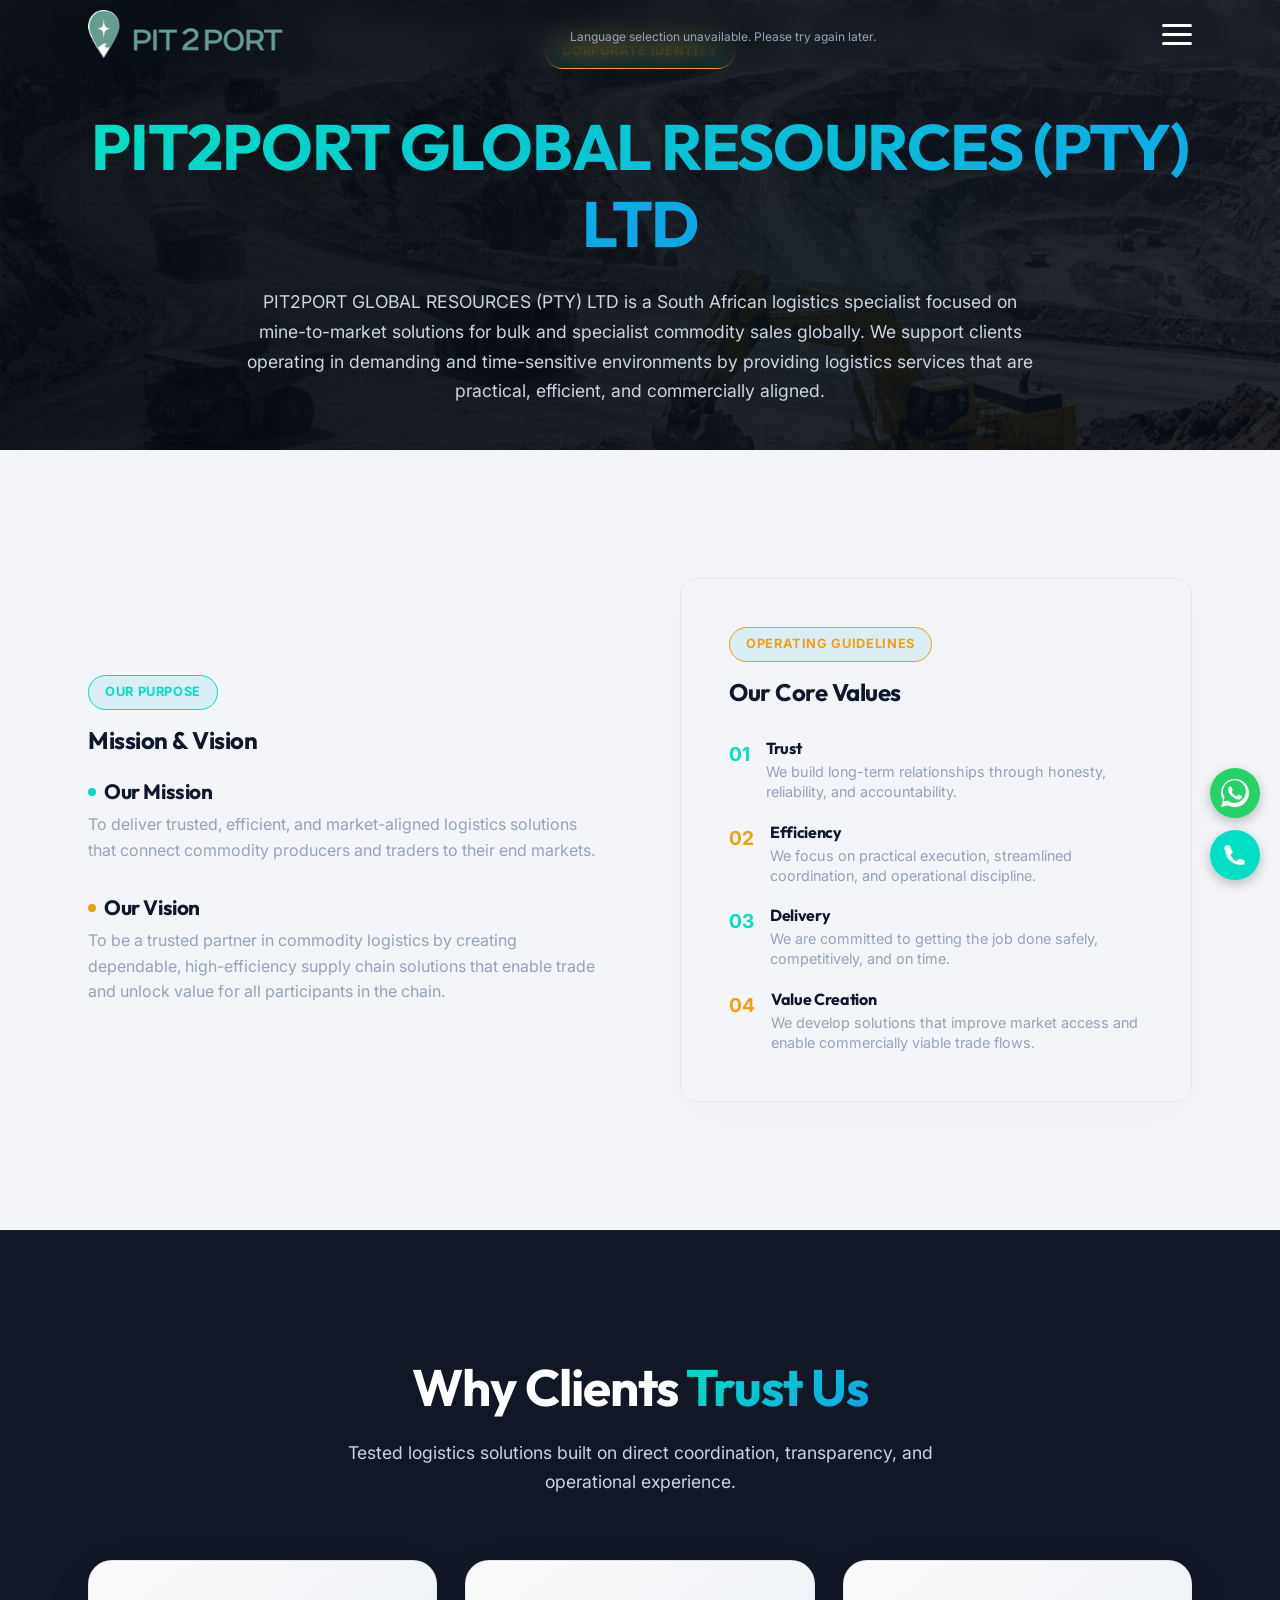
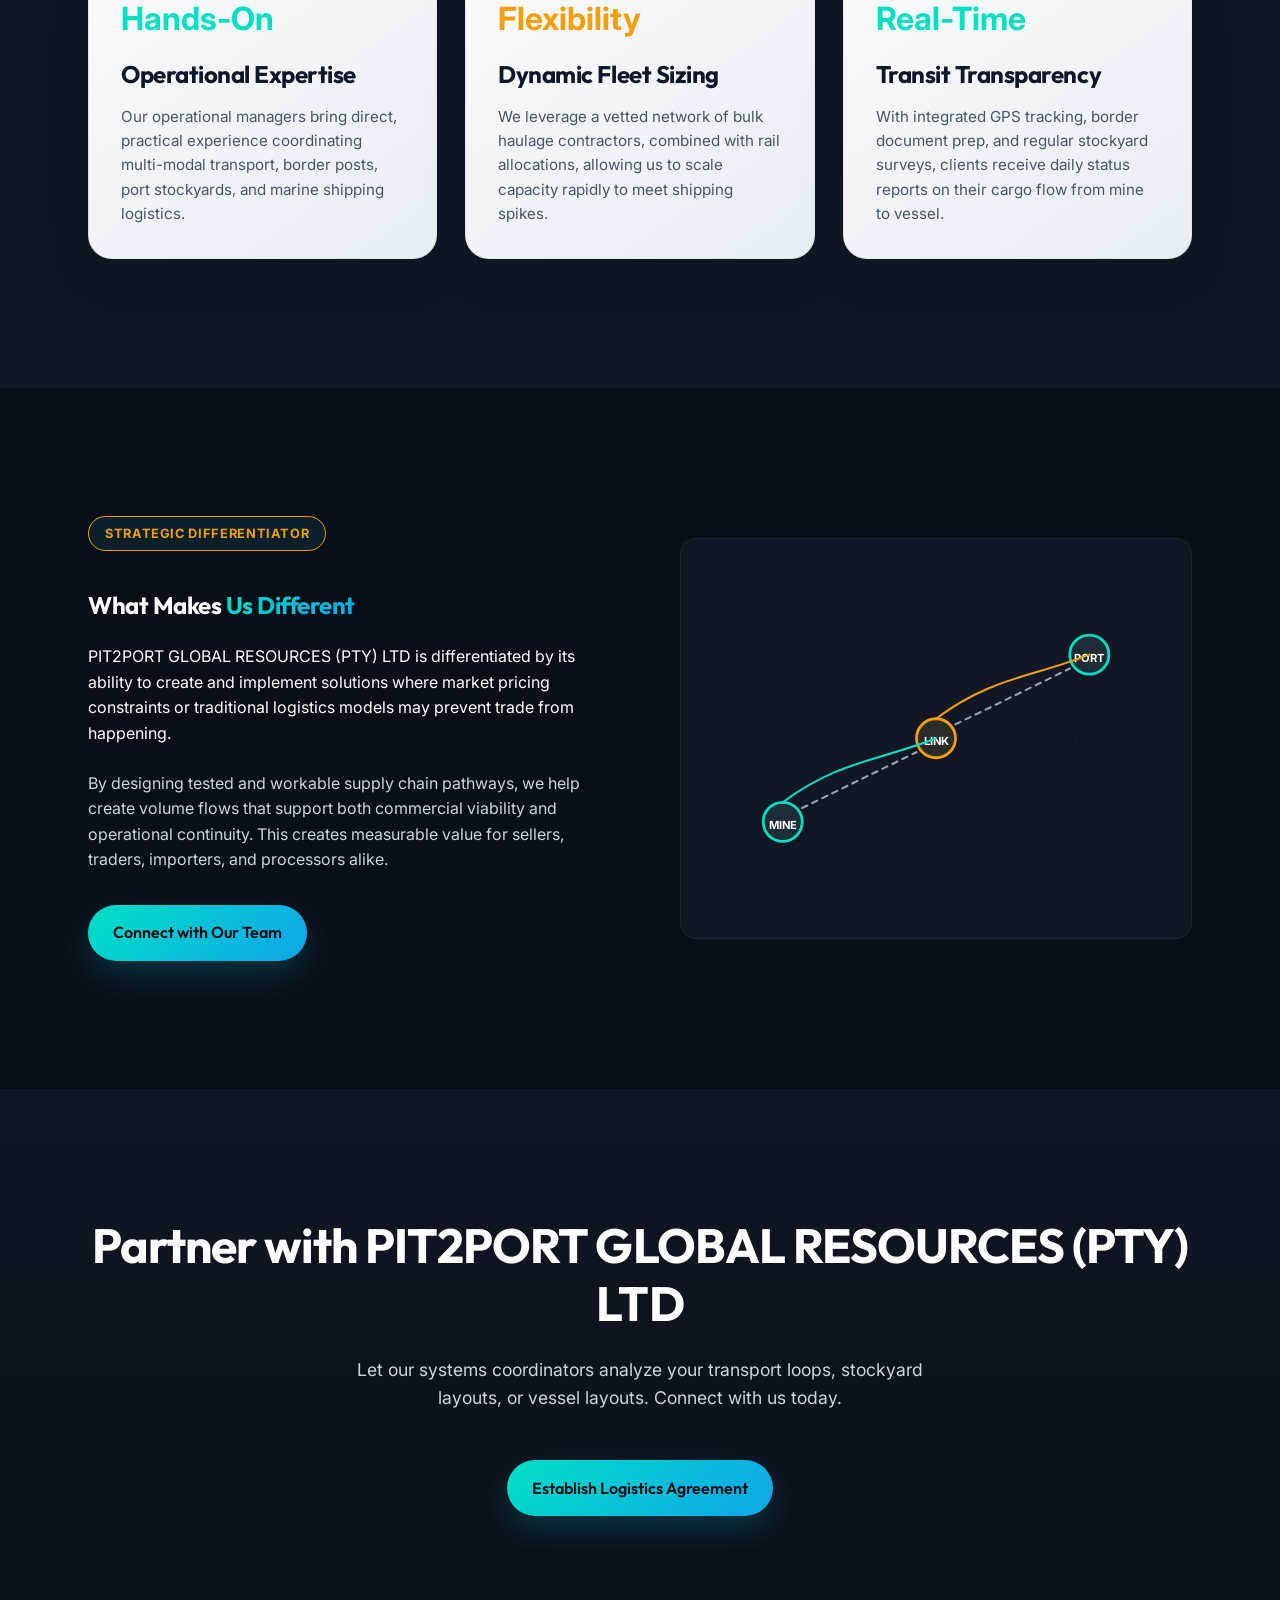
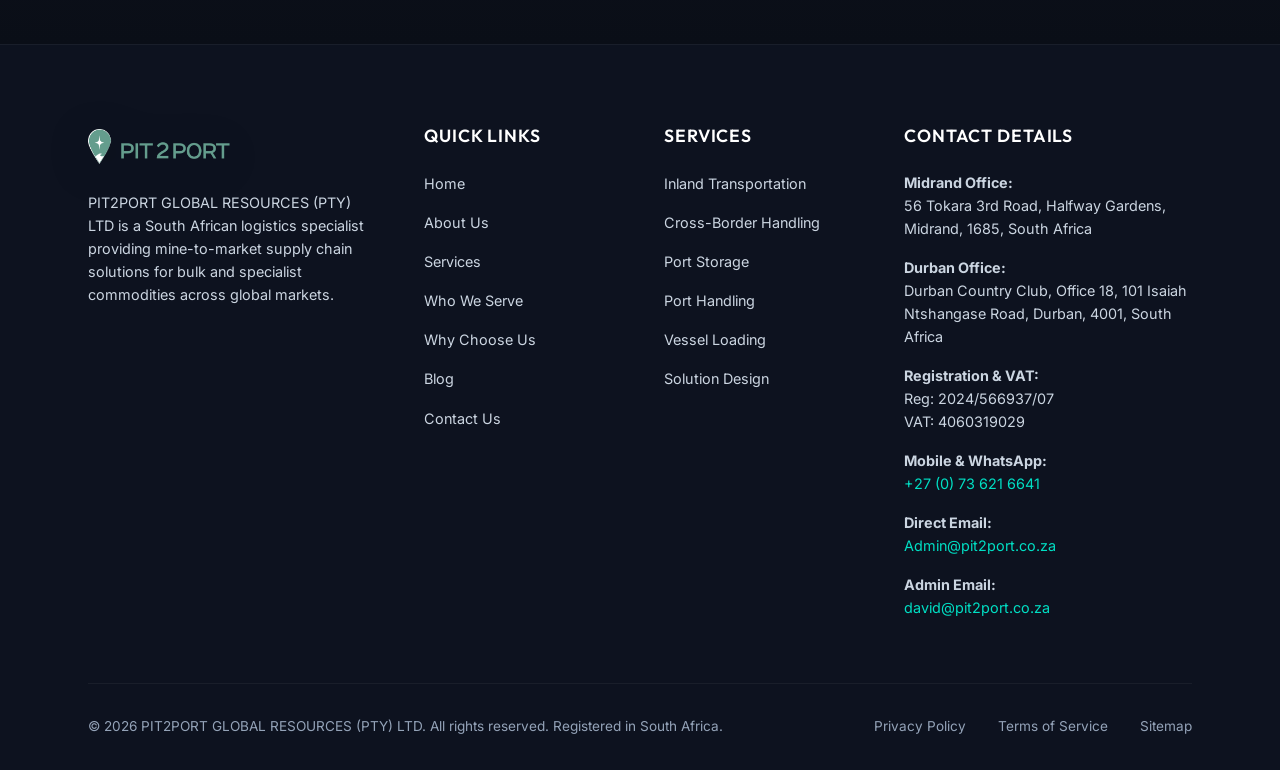
<file: about.html>
<!doctype html>
<html lang="en">
  <head>
    <meta charset="UTF-8" />
    <meta name="viewport" content="width=device-width, initial-scale=1.0" />
    <meta
      name="description"
      content="PIT2PORT GLOBAL RESOURCES (PTY) LTD is a specialist logistics company designing and managing end-to-end mine-to-market supply chains. Learn about our Mission, Vision, and Values."
    />
    <meta
      name="keywords"
      content="Commodity Logistics, Bulk Commodity Transport, Mining Supply Chain, Africa Logistics, Mining Logistics, Supply Chain Solutions"
    />
    <link rel="canonical" href="https://www.pit2port.co.za/about.html" />

    <!-- Open Graph -->
    <meta property="og:type" content="website" />
    <meta property="og:url" content="https://www.pit2port.co.za/about.html" />
    <meta
      property="og:title"
      content="Your Trusted Commodity Logistics Partner | PIT2PORT GLOBAL RESOURCES (PTY) LTD"
    />
    <meta
      property="og:description"
      content="We connect mines, traders, processors, and global markets through practical, tested logistics solutions."
    />
    <meta property="og:image" content="images/mining.jpg" />

    <title>Your Trusted Commodity Logistics Partner | PIT2PORT GLOBAL RESOURCES (PTY) LTD</title>

    <!-- Favicon Support -->
    <link rel="icon" type="image/png" href="images/logo.png" />

    <!-- Stylesheets -->
    <link rel="stylesheet" href="css/style.css?v=footer-layout-fix" />
    <link rel="stylesheet" href="css/responsive.css?v=mobile-layout-7" />
  </head>
  <body class="about-page">
    <div id="scroll-progress"></div>

    <!-- STICKY HEADER -->
    <header class="header">
      <div class="container nav-container">
        <a href="index.html" class="logo" id="header-logo">
          <img src="images/logo.png" alt="Pit2Port Logo" />
        </a>

        <button
          class="menu-toggle"
          id="menu-toggle"
          aria-label="Toggle menu"
          aria-expanded="false"
        >
          <span></span>
          <span></span>
          <span></span>
        </button>

        <ul class="nav-menu">
          <li><a href="index.html" class="nav-link">Home</a></li>
          <li><a href="about.html" class="nav-link active">About Us</a></li>
          <li><a href="services.html" class="nav-link">Services</a></li>
          <li><a href="who-we-serve.html" class="nav-link">Who We Serve</a></li>
          <li>
            <a href="why-choose-us.html" class="nav-link">Why Choose Us</a>
          </li>
          <li><a href="blog.html" class="nav-link">Blog</a></li>
          <li><a href="contact.html" class="nav-link">Contact Us</a></li>
          <li class="nav-btn-mobile">
            <a href="contact.html#quote-form" class="btn btn-primary btn-sm"
              >Request a Quote</a
            >
          </li>
        </ul>

        <div class="nav-actions">
          <a
            href="contact.html#quote-form"
            class="btn btn-primary btn-header-quote"
            >Request a Quote</a
          >
        </div>
      </div>
    </header>

    <!-- HERO SECTION -->
    <section class="about-hero about-page-hero">
      <div class="grid-overlay"></div>
      <div class="glow-orb" style="top: 20%; right: 20%"></div>
      <div class="container about-hero-content">
        <span
          class="panel-tag reveal"
          style="color: var(--accent-gold); border-color: var(--accent-gold)"
          >Corporate Identity</span
        >
        <h1 class="reveal" style="transition-delay: 0.1s; margin-top: 1rem">
          <span class="text-gradient">PIT2PORT GLOBAL RESOURCES (PTY) LTD</span>
        </h1>
        <p
          class="reveal"
          style="
            transition-delay: 0.2s;
            max-width: 800px;
            font-size: 1.1rem;
            color: var(--text-secondary);
            margin-top: 1.5rem;
            line-height: 1.7;
          "
        >
          PIT2PORT GLOBAL RESOURCES (PTY) LTD is a South African logistics
          specialist focused on mine-to-market solutions for bulk and
          specialist commodity sales globally. We support clients operating
          in demanding and time-sensitive environments by providing logistics
          services that are practical, efficient, and commercially aligned.
        </p>
        <p
          class="reveal"
          style="
            transition-delay: 0.3s;
            max-width: 800px;
            font-size: 1.1rem;
            color: var(--text-secondary);
            margin-top: 1rem;
            line-height: 1.7;
            margin-left: auto;
            margin-right: auto;
          "
        >
          Our role is to ensure that commodities move safely and effectively
          from source to destination through coordinated inland transport,
          cross-border handling, port services, and vessel loading. We
          understand that in commodity markets, logistics is more than
          transportation.
        </p>
      </div>
    </section>

    <!-- MISSION, VISION, VALUES -->
    <section
      class="section"
      style="background: var(--bg-light); color: var(--text-dark)"
    >
      <div class="container">
        <div class="grid-2col reveal">
          <div>
            <span
              class="panel-tag"
              style="
                color: var(--accent-teal);
                border-color: var(--accent-teal);
                margin-bottom: 1rem;
              "
              >Our Purpose</span
            >
            <h2 style="color: var(--text-dark); margin-bottom: 1.5rem">
              Mission & Vision
            </h2>

            <div style="margin-bottom: 2rem">
              <h3
                style="
                  color: var(--text-dark);
                  font-size: 1.3rem;
                  margin-bottom: 0.5rem;
                  display: flex;
                  align-items: center;
                  gap: 0.5rem;
                "
              >
                <span
                  style="
                    width: 8px;
                    height: 8px;
                    background: var(--accent-teal);
                    border-radius: 50%;
                  "
                ></span>
                Our Mission
              </h3>
              <p style="color: var(--text-muted); line-height: 1.6">
                To deliver trusted, efficient, and market-aligned logistics
                solutions that connect commodity producers and traders to
                their end markets.
              </p>
            </div>

            <div>
              <h3
                style="
                  color: var(--text-dark);
                  font-size: 1.3rem;
                  margin-bottom: 0.5rem;
                  display: flex;
                  align-items: center;
                  gap: 0.5rem;
                "
              >
                <span
                  style="
                    width: 8px;
                    height: 8px;
                    background: var(--accent-gold);
                    border-radius: 50%;
                  "
                ></span>
                Our Vision
              </h3>
              <p style="color: var(--text-muted); line-height: 1.6">
                To be a trusted partner in commodity logistics by creating
                dependable, high-efficiency supply chain solutions that enable
                trade and unlock value for all participants in the chain.
              </p>
            </div>
          </div>

          <div
            style="
              background: var(--white);
              padding: 3rem;
              border-radius: var(--border-radius-md);
              border: 1px solid rgba(0, 0, 0, 0.05);
              box-shadow: 0 15px 40px rgba(0, 0, 0, 0.02);
            "
          >
            <span
              class="panel-tag"
              style="
                color: var(--accent-gold);
                border-color: var(--accent-gold);
                margin-bottom: 1rem;
              "
              >Operating Guidelines</span
            >
            <h2 style="color: var(--text-dark); margin-bottom: 2rem">
              Our Core Values
            </h2>

            <div
              class="esg-list"
              style="display: flex; flex-direction: column; gap: 1.25rem"
            >
              <!-- Value 1 -->
              <div style="display: flex; gap: 1rem">
                <div
                  style="
                    color: var(--accent-teal);
                    font-weight: 700;
                    font-size: 1.2rem;
                  "
                >
                  01
                </div>
                <div>
                  <h4 style="color: var(--text-dark); margin-bottom: 0.25rem">
                    Trust
                  </h4>
                  <p
                    style="
                      color: var(--text-muted);
                      font-size: 0.9rem;
                      line-height: 1.4;
                    "
                  >
                    We build long-term relationships through honesty,
                    reliability, and accountability.
                  </p>
                </div>
              </div>

              <!-- Value 2 -->
              <div style="display: flex; gap: 1rem">
                <div
                  style="
                    color: var(--accent-gold);
                    font-weight: 700;
                    font-size: 1.2rem;
                  "
                >
                  02
                </div>
                <div>
                  <h4 style="color: var(--text-dark); margin-bottom: 0.25rem">
                    Efficiency
                  </h4>
                  <p
                    style="
                      color: var(--text-muted);
                      font-size: 0.9rem;
                      line-height: 1.4;
                    "
                  >
                    We focus on practical execution, streamlined coordination,
                    and operational discipline.
                  </p>
                </div>
              </div>

              <!-- Value 3 -->
              <div style="display: flex; gap: 1rem">
                <div
                  style="
                    color: var(--accent-teal);
                    font-weight: 700;
                    font-size: 1.2rem;
                  "
                >
                  03
                </div>
                <div>
                  <h4 style="color: var(--text-dark); margin-bottom: 0.25rem">
                    Delivery
                  </h4>
                  <p
                    style="
                      color: var(--text-muted);
                      font-size: 0.9rem;
                      line-height: 1.4;
                    "
                  >
                    We are committed to getting the job done safely,
                    competitively, and on time.
                  </p>
                </div>
              </div>

              <!-- Value 4 -->
              <div style="display: flex; gap: 1rem">
                <div
                  style="
                    color: var(--accent-gold);
                    font-weight: 700;
                    font-size: 1.2rem;
                  "
                >
                  04
                </div>
                <div>
                  <h4 style="color: var(--text-dark); margin-bottom: 0.25rem">
                    Value Creation
                  </h4>
                  <p
                    style="
                      color: var(--text-muted);
                      font-size: 0.9rem;
                      line-height: 1.4;
                    "
                  >
                    We develop solutions that improve market access and enable
                    commercially viable trade flows.
                  </p>
                </div>
              </div>
            </div>
          </div>
        </div>
      </div>
    </section>

    <!-- WHY CLIENTS TRUST US -->
    <section
      class="section"
      style="
        background: var(--bg-secondary);
        border-top: 1px solid var(--glass-border);
      "
    >
      <div class="container">
        <h2 class="section-title reveal">
          Why Clients <span class="text-gradient">Trust Us</span>
        </h2>
        <p class="section-subtitle reveal">
          Tested logistics solutions built on direct coordination, transparency,
          and operational experience.
        </p>

        <div class="card-grid reveal">
          <!-- Trust Item 1 -->
          <div class="card-premium">
            <div
              style="
                font-size: 2rem;
                font-weight: 700;
                color: var(--accent-teal);
                margin-bottom: 1rem;
              "
            >
              Hands-On
            </div>
            <h3>Operational Expertise</h3>
            <p>
              Our operational managers bring direct, practical experience
              coordinating multi-modal transport, border posts, port stockyards,
              and marine shipping logistics.
            </p>
          </div>

          <!-- Trust Item 2 -->
          <div class="card-premium">
            <div
              style="
                font-size: 2rem;
                font-weight: 700;
                color: var(--accent-gold);
                margin-bottom: 1rem;
              "
            >
              Flexibility
            </div>
            <h3>Dynamic Fleet Sizing</h3>
            <p>
              We leverage a vetted network of bulk haulage contractors, combined
              with rail allocations, allowing us to scale capacity rapidly to
              meet shipping spikes.
            </p>
          </div>

          <!-- Trust Item 3 -->
          <div class="card-premium">
            <div
              style="
                font-size: 2rem;
                font-weight: 700;
                color: var(--accent-teal);
                margin-bottom: 1rem;
              "
            >
              Real-Time
            </div>
            <h3>Transit Transparency</h3>
            <p>
              With integrated GPS tracking, border document prep, and regular
              stockyard surveys, clients receive daily status reports on their
              cargo flow from mine to vessel.
            </p>
          </div>
        </div>
      </div>
    </section>

    <!-- DIFFERENTIATOR SECTION -->
    <section
      class="section"
      style="
        background: var(--bg-primary);
        border-top: 1px solid var(--glass-border);
      "
    >
      <div class="container grid-2col">
        <div class="reveal">
          <span
            class="panel-tag"
            style="color: var(--accent-gold); border-color: var(--accent-gold)"
            >Strategic Differentiator</span
          >
          <h2 style="margin-top: 1rem; margin-bottom: 1.5rem">
            What Makes <span class="text-gradient">Us Different</span>
          </h2>
          <p style="margin-bottom: 1.5rem">
            PIT2PORT GLOBAL RESOURCES (PTY) LTD is differentiated by its
            ability to create and implement solutions where market pricing
            constraints or traditional logistics models may prevent trade
            from happening.
          </p>
          <p style="margin-bottom: 2rem; color: var(--text-secondary)">
            By designing tested and workable supply chain pathways, we help
            create volume flows that support both commercial viability and
            operational continuity. This creates measurable value for sellers,
            traders, importers, and processors alike.
          </p>
          <a href="contact.html" class="btn btn-primary"
            >Connect with Our Team</a
          >
        </div>

        <div class="reveal" style="transition-delay: 0.2s">
          <!-- Systems thinking abstract graphic representing route nodes -->
          <svg
            width="100%"
            height="320"
            viewBox="0 0 320 240"
            fill="none"
            xmlns="http://www.w3.org/2000/svg"
            style="
              background: var(--bg-secondary);
              border: 1px solid var(--glass-border);
              border-radius: var(--border-radius-md);
              padding: 2rem;
            "
          >
            <circle
              cx="50"
              cy="180"
              r="14"
              fill="rgba(110, 164, 151, 0.15)"
              stroke="var(--accent-teal)"
              stroke-width="2"
            />
            <text
              x="50"
              y="185"
              fill="#FFFFFF"
              font-size="8"
              font-weight="bold"
              text-anchor="middle"
            >
              MINE
            </text>

            <circle
              cx="160"
              cy="120"
              r="14"
              fill="rgba(200, 155, 60, 0.15)"
              stroke="var(--accent-gold)"
              stroke-width="2"
            />
            <text
              x="160"
              y="125"
              fill="#FFFFFF"
              font-size="8"
              font-weight="bold"
              text-anchor="middle"
            >
              LINK
            </text>

            <circle
              cx="270"
              cy="60"
              r="14"
              fill="rgba(110, 164, 151, 0.15)"
              stroke="var(--accent-teal)"
              stroke-width="2"
            />
            <text
              x="270"
              y="65"
              fill="#FFFFFF"
              font-size="8"
              font-weight="bold"
              text-anchor="middle"
            >
              PORT
            </text>

            <path
              d="M64 170l82-40M174 110l82-40"
              stroke="var(--text-muted)"
              stroke-width="1.5"
              stroke-dasharray="4 4"
              stroke-linecap="round"
            />
            <path
              d="M50 166c40-30 70-30 110-46"
              stroke="var(--accent-teal)"
              stroke-width="1.5"
              stroke-linecap="round"
            />
            <path
              d="M160 106c40-30 70-30 110-46"
              stroke="var(--accent-gold)"
              stroke-width="1.5"
              stroke-linecap="round"
            />

            <!-- Globe coordinates background pattern -->
            <circle
              cx="160"
              cy="120"
              r="100"
              stroke="rgba(255,255,255,0.02)"
              stroke-dasharray="4 4"
              stroke-width="1"
            />
            <circle
              cx="160"
              cy="120"
              r="70"
              stroke="rgba(255,255,255,0.02)"
              stroke-dasharray="4 4"
              stroke-width="1"
            />
          </svg>
        </div>
      </div>
    </section>

    <!-- CTA -->
    <section
      class="section"
      style="background: var(--gradient-dark); text-align: center"
    >
      <div class="container reveal">
        <h2 style="font-size: clamp(2rem, 5vw, 3rem); margin-bottom: 1.5rem">
          Partner with PIT2PORT GLOBAL RESOURCES (PTY) LTD
        </h2>
        <p
          style="
            color: var(--text-secondary);
            max-width: 600px;
            margin: 0 auto 3rem auto;
            font-size: 1.1rem;
          "
        >
          Let our systems coordinators analyze your transport loops, stockyard
          layouts, or vessel layouts. Connect with us today.
        </p>
        <a href="contact.html" class="btn btn-primary"
          >Establish Logistics Agreement</a
        >
      </div>
    </section>

    <!-- FOOTER -->
    <footer
      class="footer"
      style="
        background: #0d121f;
        border-top: 1px solid rgba(255, 255, 255, 0.05);
        padding: 5rem 0 2rem 0;
      "
    >
      <div class="container">
        <div class="footer-grid">
          <div class="footer-brand">
            <a href="index.html" class="logo">
              <img
                src="images/logo.png"
                alt="Pit2Port Logo"
                style="height: 35px; width: auto"
              />
            </a>
            <p>
              PIT2PORT GLOBAL RESOURCES (PTY) LTD is a South African logistics
              specialist providing mine-to-market supply chain solutions for
              bulk and specialist commodities across global markets.
            </p>
            <!-- Placeholder social links (to be activated when company accounts are live)
            <div
              class="social-links"
              style="display: flex; gap: 1rem; margin-top: 1.5rem"
            >
              <a
                href="https://linkedin.com"
                target="_blank"
                class="social-icon"
                aria-label="LinkedIn"
              >
                <svg
                  fill="currentColor"
                  viewBox="0 0 24 24"
                  xmlns="http://www.w3.org/2000/svg"
                  style="width: 1.25rem; height: 1.25rem"
                >
                  <path
                    d="M19 0h-14c-2.761 0-5 2.239-5 5v14c0 2.761 2.239 5 5 5h14c2.762 0 5-2.239 5-5v-14c0-2.761-2.238-5-5-5zm-11 19h-3v-11h3v11zm-1.5-12.268c-.966 0-1.75-.79-1.75-1.764s.784-1.764 1.75-1.764 1.75.79 1.75 1.764-.783 1.764-1.75 1.764zm13.5 12.268h-3v-5.604c0-3.368-4-3.113-4 0v5.604h-3v-11h3v1.765c1.396-2.586 7-2.777 7 2.476v6.759z"
                  />
                </svg>
              </a>
              <a
                href="https://facebook.com"
                target="_blank"
                class="social-icon"
                aria-label="Facebook"
              >
                <svg
                  fill="currentColor"
                  viewBox="0 0 24 24"
                  xmlns="http://www.w3.org/2000/svg"
                  style="width: 1.25rem; height: 1.25rem"
                >
                  <path
                    d="M22 12c0-5.52-4.48-10-10-10S2 6.48 2 12c0 4.84 3.44 8.87 8 9.8V15H8v-3h2V9.5C10 7.57 11.57 6 13.5 6H16v3h-2c-.55 0-1 .45-1 1v2h3v3h-3v6.95c4.56-.93 8-4.96 8-9.75z"
                  />
                </svg>
              </a>
              <a
                href="https://twitter.com"
                target="_blank"
                class="social-icon"
                aria-label="X / Twitter"
              >
                <svg
                  fill="currentColor"
                  viewBox="0 0 24 24"
                  xmlns="http://www.w3.org/2000/svg"
                  style="width: 1.25rem; height: 1.25rem"
                >
                  <path
                    d="M18.244 2.25h3.308l-7.227 8.26 8.502 11.24H16.17l-5.214-6.817L4.99 21.75H1.68l7.73-8.835L1.254 2.25H8.08l4.713 6.231zm-1.161 17.52h1.833L7.084 4.126H5.117z"
                  />
                </svg>
              </a>
            </div>
            -->
          </div>

          <div>
            <h3 class="footer-heading">Quick Links</h3>
            <ul class="footer-links">
              <li><a href="index.html" class="footer-link">Home</a></li>
              <li><a href="about.html" class="footer-link">About Us</a></li>
              <li><a href="services.html" class="footer-link">Services</a></li>
              <li>
                <a href="who-we-serve.html" class="footer-link">Who We Serve</a>
              </li>
              <li>
                <a href="why-choose-us.html" class="footer-link"
                  >Why Choose Us</a
                >
              </li>
              <li><a href="blog.html" class="footer-link">Blog</a></li>
              <li><a href="contact.html" class="footer-link">Contact Us</a></li>
            </ul>
          </div>

          <div>
            <h3 class="footer-heading">Services</h3>
            <ul class="footer-links">
              <li>
                <a
                  href="services.html#inland-transportation"
                  class="footer-link"
                  >Inland Transportation</a
                >
              </li>
              <li>
                <a
                  href="services.html#cross-border-handling"
                  class="footer-link"
                  >Cross-Border Handling</a
                >
              </li>
              <li>
                <a href="services.html#port-storage" class="footer-link"
                  >Port Storage</a
                >
              </li>
              <li>
                <a href="services.html#port-handling" class="footer-link"
                  >Port Handling</a
                >
              </li>
              <li>
                <a href="services.html#vessel-loading" class="footer-link"
                  >Vessel Loading</a
                >
              </li>
              <li>
                <a href="services.html#supply-chain-design" class="footer-link"
                  >Solution Design</a
                >
              </li>
            </ul>
          </div>

          <div>
            <h3 class="footer-heading">Contact Details</h3>
            <ul
              class="footer-links"
              style="color: var(--text-secondary); font-size: 0.9rem; gap: 1rem"
            >
              <li>
                <strong>Midrand Office:</strong><br />
                56 Tokara 3rd Road, Halfway Gardens, Midrand, 1685, South Africa
              </li>
              <li>
                <strong>Durban Office:</strong><br />
                Durban Country Club, Office 18, 101 Isaiah Ntshangase Road,
                Durban, 4001, South Africa
              </li>
              <li>
                <strong>Registration & VAT:</strong><br />
                Reg: 2024/566937/07<br />
                VAT: 4060319029
              </li>
              <li>
                <strong>Mobile & WhatsApp:</strong><br />
                <a href="tel:+27736216641" style="color: var(--accent-teal)"
                  >+27 (0) 73 621 6641</a
                >
              </li>
              <li>
                <strong>Direct Email:</strong><br />
                <a
                  href="mailto:Admin@pit2port.co.za"
                  style="color: var(--accent-teal)"
                  >Admin@pit2port.co.za</a
                >
              </li>
              <li>
                <strong>Admin Email:</strong><br />
                <a
                  href="mailto:david@pit2port.co.za"
                  style="color: var(--accent-teal)"
                  >david@pit2port.co.za</a
                >
              </li>
            </ul>
          </div>
        </div>

        <div class="footer-bottom">
          <p>
            &copy; 2026 PIT2PORT GLOBAL RESOURCES (PTY) LTD. All rights
            reserved. Registered in South Africa.
          </p>
          <div class="footer-bottom-links">
            <a href="contact.html">Privacy Policy</a>
            <a href="contact.html#quote-form">Terms of Service</a>
            <a href="contact.html">Sitemap</a>
          </div>
        </div>
      </div>
    </footer>

    <!-- MOBILE CLICK-TO-CALL & WHATSAPP FLOATING BUTTONS -->
    <div
      class="floating-buttons"
      style="
        position: fixed;
        bottom: 20px;
        right: 20px;
        display: flex;
        flex-direction: column;
        gap: 12px;
        z-index: 1000;
      "
    >
      <!-- WhatsApp Floating Button -->
      <a
        href="https://wa.me/27736216641?text=Hi%20Pit2Port%2C%20I%20would%20like%20to%20request%20a%20logistics%20quote."
        target="_blank"
        style="
          width: 50px;
          height: 50px;
          background: #25d366;
          border-radius: 50%;
          display: flex;
          align-items: center;
          justify-content: center;
          box-shadow: 0 4px 12px rgba(0, 0, 0, 0.25);
          transition: transform 0.2s;
        "
        onmouseover="this.style.transform = 'scale(1.1)'"
        onmouseout="this.style.transform = 'scale(1)'"
        aria-label="Chat on WhatsApp"
      >
        <svg
          fill="#FFFFFF"
          viewBox="0 0 24 24"
          xmlns="http://www.w3.org/2000/svg"
          style="width: 28px; height: 28px"
        >
          <path
            d="M.057 24l1.687-6.163c-1.041-1.804-1.588-3.849-1.587-5.946C.06 5.348 5.397.01 12.008.01c3.202.001 6.212 1.246 8.477 3.514 2.266 2.268 3.507 5.28 3.505 8.484-.004 6.657-5.34 11.997-11.953 11.997-2.005-.001-3.973-.502-5.724-1.455L0 24zm6.59-4.846c1.6.95 3.188 1.449 4.825 1.451 5.436 0 9.86-4.37 9.864-9.799.002-2.63-1.023-5.101-2.885-6.968C16.63 2.01 14.154.993 11.53 1.003c-5.438 0-9.864 4.372-9.869 9.803-.002 1.73.475 3.42 1.381 4.908l-.98 3.577 3.676-.957zM17.47 14.397c-.3-.149-1.777-.878-2.05-.978-.272-.098-.47-.149-.669.149-.198.297-.767.966-.94 1.164-.173.199-.347.223-.647.074-.3-.149-1.265-.467-2.41-1.487-.89-.794-1.49-1.77-1.664-2.07-.173-.299-.018-.46.131-.609.135-.134.3-.349.449-.523.15-.174.2-.298.3-.497.099-.198.05-.372-.025-.521-.075-.149-.669-1.612-.916-2.207-.242-.579-.487-.5-.669-.51-.173-.008-.371-.01-.57-.01-.198 0-.52.074-.792.372-.272.297-1.04 1.016-1.04 2.479 0 1.462 1.065 2.875 1.213 3.074.149.198 2.096 3.2 5.077 4.487.709.306 1.262.489 1.694.625.712.227 1.36.195 1.871.118.571-.085 1.777-.726 2.025-1.43.248-.703.248-1.306.173-1.43-.075-.124-.272-.198-.57-.347z"
          />
        </svg>
      </a>
      <!-- Phone Floating Button -->
      <a
        href="tel:+27736216641"
        style="
          width: 50px;
          height: 50px;
          background: var(--accent-teal);
          border-radius: 50%;
          display: flex;
          align-items: center;
          justify-content: center;
          box-shadow: 0 4px 12px rgba(0, 0, 0, 0.25);
          transition: transform 0.2s;
        "
        onmouseover="this.style.transform = 'scale(1.1)'"
        onmouseout="this.style.transform = 'scale(1)'"
        aria-label="Call Office"
      >
        <svg
          fill="#FFFFFF"
          viewBox="0 0 24 24"
          xmlns="http://www.w3.org/2000/svg"
          style="width: 24px; height: 24px"
        >
          <path
            d="M2.25 6.75c0 8.284 6.716 15 15 15h2.25a2.25 2.25 0 002.25-2.25v-1.372c0-.516-.351-.966-.852-1.091l-4.423-1.106c-.44-.11-.902.055-1.173.417l-1.514 2.018a14.947 14.947 0 01-6.577-6.577l2.018-1.514c.361-.272.527-.734.417-1.173L6.963 3.106a1.125 1.125 0 00-1.091-.852H3.75A2.25 2.25 0 001.5 4.5v2.25z"
          />
        </svg>
      </a>
    </div>

    
    <!-- MOBILE STICKY BOTTOM ACTION BAR -->
    <div class="mobile-sticky-bar">
      <a href="https://wa.me/27736216641?text=Hi%20Pit2Port%2C%20I%20would%20like%20to%20request%20a%20logistics%20quote." target="_blank" class="sticky-bar-item whatsapp">
        <svg fill="currentColor" viewBox="0 0 24 24" xmlns="http://www.w3.org/2000/svg" style="width: 20px; height: 20px;">
          <path d="M.057 24l1.687-6.163c-1.041-1.804-1.588-3.849-1.587-5.946C.06 5.348 5.397.01 12.008.01c3.202.001 6.212 1.246 8.477 3.514 2.266 2.268 3.507 5.28 3.505 8.484-.004 6.657-5.34 11.997-11.953 11.997-2.005-.001-3.973-.502-5.724-1.455L0 24zm6.59-4.846c1.6.95 3.188 1.449 4.825 1.451 5.436 0 9.86-4.37 9.864-9.799.002-2.63-1.023-5.101-2.885-6.968C16.63 2.01 14.154.993 11.53 1.003c-5.438 0-9.864 4.372-9.869 9.803-.002 1.73.475 3.42 1.381 4.908l-.98 3.577 3.676-.957zM17.47 14.397c-.3-.149-1.777-.878-2.05-.978-.272-.098-.47-.149-.669.149-.198.297-.767.966-.94 1.164-.173.199-.347.223-.647.074-.3-.149-1.265-.467-2.41-1.487-.89-.794-1.49-1.77-1.664-2.07-.173-.299-.018-.46.131-.609.135-.134.3-.349.449-.523.15-.174.2-.298.3-.497.099-.198.05-.372-.025-.521-.075-.149-.669-1.612-.916-2.207-.242-.579-.487-.5-.669-.51-.173-.008-.371-.01-.57-.01-.198 0-.52.074-.792.372-.272.297-1.04 1.016-1.04 2.479 0 1.462 1.065 2.875 1.213 3.074.149.198 2.096 3.2 5.077 4.487.709.306 1.262.489 1.694.625.712.227 1.36.195 1.871.118.571-.085 1.777-.726 2.025-1.43.248-.703.248-1.306.173-1.43-.075-.124-.272-.198-.57-.347z"/>
        </svg>
        <span>WhatsApp</span>
      </a>
      <a href="tel:+27736216641" class="sticky-bar-item phone">
        <svg fill="currentColor" viewBox="0 0 24 24" xmlns="http://www.w3.org/2000/svg" style="width: 18px; height: 18px;">
          <path d="M2.25 6.75c0 8.284 6.716 15 15 15h2.25a2.25 2.25 0 002.25-2.25v-1.372c0-.516-.351-.966-.852-1.091l-4.423-1.106c-.44-.11-.902.055-1.173.417l-1.514 2.018a14.947 14.947 0 01-6.577-6.577l2.018-1.514c.361-.272.527-.734.417-1.173L6.963 3.106a1.125 1.125 0 00-1.091-.852H3.75A2.25 2.25 0 001.5 4.5v2.25z"/>
        </svg>
        <span>Call Us</span>
      </a>
      <a href="contact.html#quote-form" class="sticky-bar-item quote">
        <svg fill="currentColor" viewBox="0 0 24 24" xmlns="http://www.w3.org/2000/svg" style="width: 18px; height: 18px;">
          <path d="M19.5 21a3 3 0 003-3v-4.5a3 3 0 00-3-3h-15a3 3 0 00-3 3V18a3 3 0 003 3h15zM1.5 10.146V6a3 3 0 013-3h15a3 3 0 013 3v4.146c-.927-.723-2.099-1.146-3.375-1.146h-14.25c-1.276 0-2.448.423-3.375 1.146z" />
        </svg>
        <span>Get Quote</span>
      </a>
    </div>

    <!-- Scripts -->
    <script src="js/main.js?v=language-selector-10"></script>
    <script src="js/animations.js?v=mobile-layout-2"></script>
  </body>
</html>
</file>
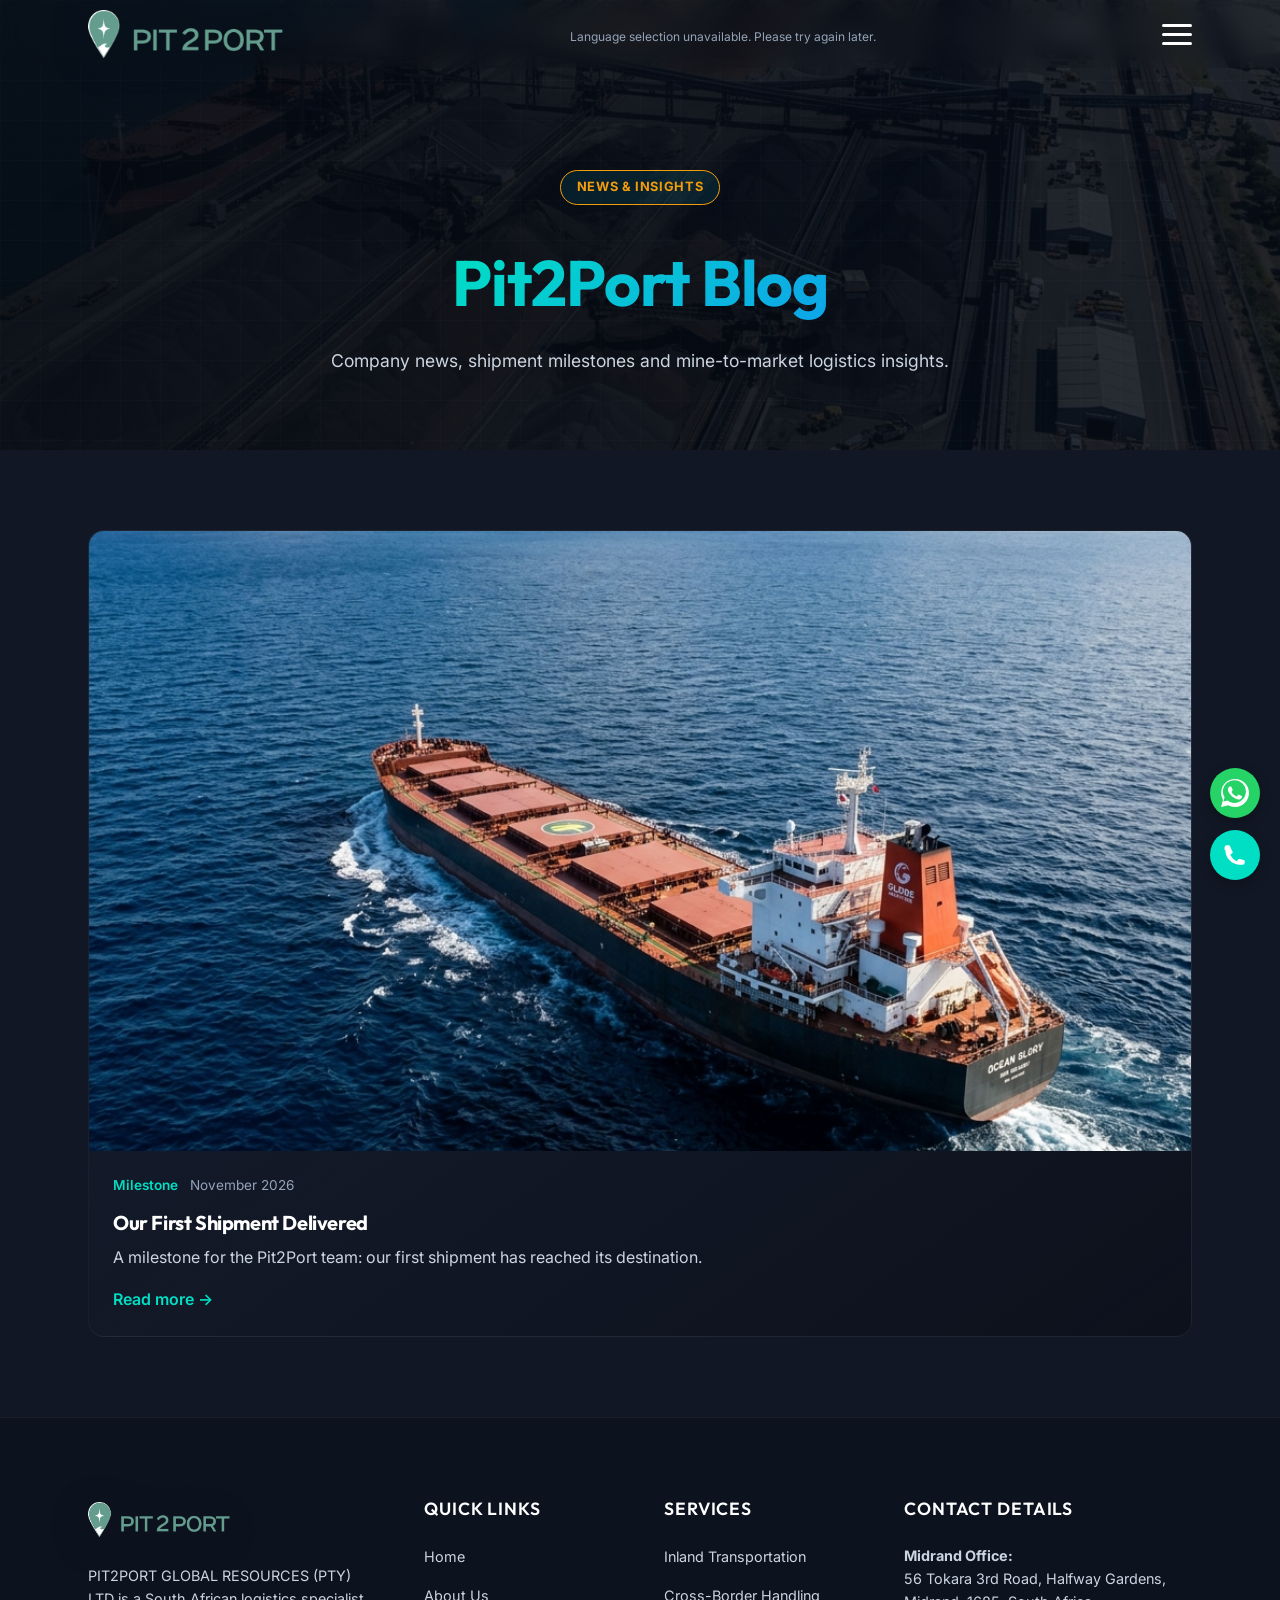
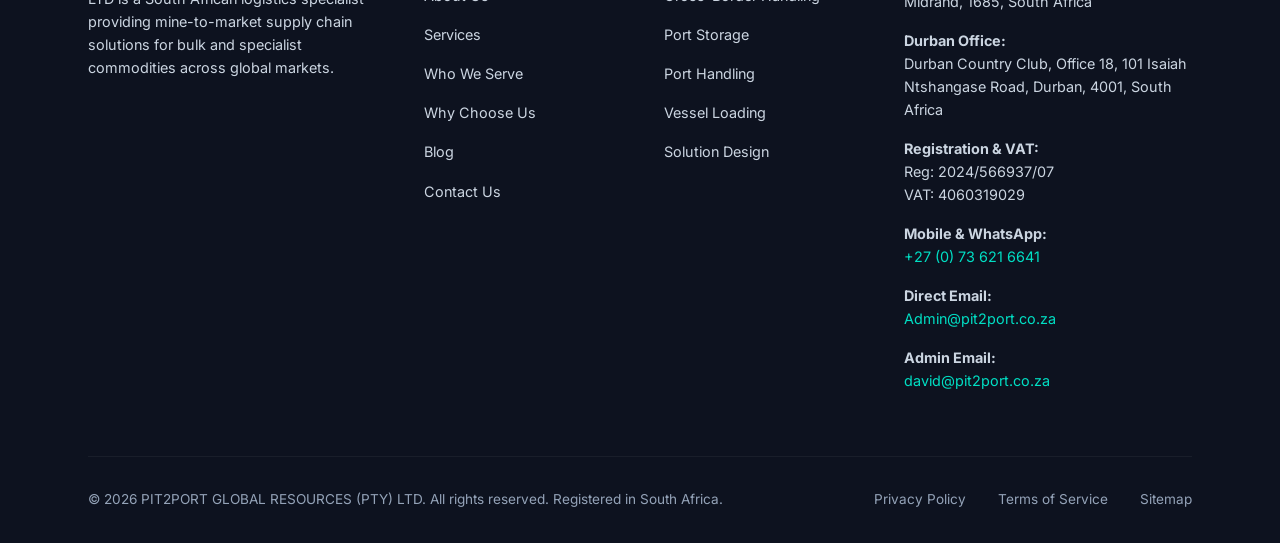
<file: blog-durban-branch.html>
<!doctype html>
<html lang="en">
  <head>
    <meta charset="UTF-8" />
    <meta name="viewport" content="width=device-width, initial-scale=1.0" />
    <meta
      name="description"
      content="Our new branch office at Durban Country Club is open and ready to serve you."
    />
    <link rel="canonical" href="https://www.pit2port.co.za/blog-durban-branch.html" />

    <!-- Open Graph -->
    <meta property="og:type" content="website" />
    <meta property="og:url" content="https://www.pit2port.co.za/blog-durban-branch.html" />
    <meta
      property="og:title"
      content="We’ve Expanded: New Durban Branch Now Open | PIT2PORT"
    />
    <meta
      property="og:description"
      content="Our new branch office at Durban Country Club is open and ready to serve you."
    />
    <meta property="og:image" content="images/port.jpg" />

    <title>We’ve Expanded: New Durban Branch Now Open | PIT2PORT</title>
    <meta name="robots" content="noindex, nofollow" />
    <meta http-equiv="refresh" content="0; url=blog.html" />

    <!-- Favicon Support -->
    <link rel="icon" type="image/png" href="images/logo.png" />

    <!-- Stylesheets -->
    <link rel="stylesheet" href="css/style.css?v=footer-layout-fix" />
    <link rel="stylesheet" href="css/responsive.css?v=mobile-layout-7" />
    <link rel="stylesheet" href="css/blog.css?v=1" />
  </head>
  <body class="blog-page">
    <script>
      window.location.replace("blog.html");
    </script>
    <div id="scroll-progress"></div>

    <!-- STICKY HEADER -->
    <header class="header">
      <div class="container nav-container">
        <a href="index.html" class="logo" id="header-logo">
          <img src="images/logo.png" alt="Pit2Port Logo" />
        </a>

        <button
          class="menu-toggle"
          id="menu-toggle"
          aria-label="Toggle menu"
          aria-expanded="false"
        >
          <span></span>
          <span></span>
          <span></span>
        </button>

        <ul class="nav-menu">
          <li><a href="index.html" class="nav-link">Home</a></li>
          <li><a href="about.html" class="nav-link">About Us</a></li>
          <li><a href="services.html" class="nav-link">Services</a></li>
          <li><a href="who-we-serve.html" class="nav-link">Who We Serve</a></li>
          <li>
            <a href="why-choose-us.html" class="nav-link">Why Choose Us</a>
          </li>
          <li><a href="blog.html" class="nav-link">Blog</a></li>
          <li><a href="contact.html" class="nav-link">Contact Us</a></li>
          <li class="nav-btn-mobile">
            <a href="contact.html#quote-form" class="btn btn-primary btn-sm"
              >Request a Quote</a
            >
          </li>
        </ul>

        <div class="nav-actions">
          <a
            href="contact.html#quote-form"
            class="btn btn-primary btn-header-quote"
            >Request a Quote</a
          >
        </div>
      </div>
    </header>

    <!-- HERO SECTION -->
    <section class="about-hero blog-page-hero blog-post-hero">
      <div class="grid-overlay"></div>
      <div class="container about-hero-content">
        <span class="panel-tag" style="color: var(--accent-gold); border-color: var(--accent-gold)">Company News</span>
        <h1 style="margin-top: 1rem"><span class="text-gradient">We’ve Expanded: New Durban Branch Now Open</span></h1>
        <p style="color: var(--text-secondary); margin-top: 1rem">November 2026</p>
      </div>
    </section>

    <section class="blog-section">
      <div class="container">
        <article class="blog-article">
          <a href="blog.html" class="blog-back">&larr; Back to Blog</a>
          <img src="images/port.jpg" alt="We’ve Expanded: New Durban Branch Now Open" class="blog-article-img" />
          <p>We’re thrilled to share some exciting news: we’ve expanded!</p>
          <p>Our new branch office is now open at Durban Country Club, ready to serve you with the same dedication and excellence you’ve come to expect.</p>
          <p>We can’t wait to welcome you to our new space and continue building great relationships together.</p>
          <div class="blog-share">
            <span>Share:</span>
            <a href="https://www.facebook.com/sharer/sharer.php?u=https://www.pit2port.co.za/blog-durban-branch.html" target="_blank" rel="noopener">Facebook</a>
            <a href="https://www.linkedin.com/sharing/share-offsite/?url=https://www.pit2port.co.za/blog-durban-branch.html" target="_blank" rel="noopener">LinkedIn</a>
          </div>
        </article>
        <div class="blog-cta reveal">
          <h3>Need mine-to-market logistics?</h3>
          <p>Tell us what you are moving and where it needs to go.</p>
          <a href="contact.html#quote-form" class="btn btn-primary">Request a Quote</a>
        </div>
      </div>
    </section>

    <!-- FOOTER -->
    <footer
      class="footer"
      style="
        background: #0d121f;
        border-top: 1px solid rgba(255, 255, 255, 0.05);
        padding: 5rem 0 2rem 0;
      "
    >
      <div class="container">
        <div class="footer-grid">
          <div class="footer-brand">
            <a href="index.html" class="logo">
              <img
                src="images/logo.png"
                alt="Pit2Port Logo"
                style="height: 35px; width: auto"
              />
            </a>
            <p>
              PIT2PORT GLOBAL RESOURCES (PTY) LTD is a South African logistics
              specialist providing mine-to-market supply chain solutions for
              bulk and specialist commodities across global markets.
            </p>
            <!-- Placeholder social links (to be activated when company accounts are live)
            <div
              class="social-links"
              style="display: flex; gap: 1rem; margin-top: 1.5rem"
            >
              <a
                href="https://linkedin.com"
                target="_blank"
                class="social-icon"
                aria-label="LinkedIn"
              >
                <svg
                  fill="currentColor"
                  viewBox="0 0 24 24"
                  xmlns="http://www.w3.org/2000/svg"
                  style="width: 1.25rem; height: 1.25rem"
                >
                  <path
                    d="M19 0h-14c-2.761 0-5 2.239-5 5v14c0 2.761 2.239 5 5 5h14c2.762 0 5-2.239 5-5v-14c0-2.761-2.238-5-5-5zm-11 19h-3v-11h3v11zm-1.5-12.268c-.966 0-1.75-.79-1.75-1.764s.784-1.764 1.75-1.764 1.75.79 1.75 1.764-.783 1.764-1.75 1.764zm13.5 12.268h-3v-5.604c0-3.368-4-3.113-4 0v5.604h-3v-11h3v1.765c1.396-2.586 7-2.777 7 2.476v6.759z"
                  />
                </svg>
              </a>
              <a
                href="https://facebook.com"
                target="_blank"
                class="social-icon"
                aria-label="Facebook"
              >
                <svg
                  fill="currentColor"
                  viewBox="0 0 24 24"
                  xmlns="http://www.w3.org/2000/svg"
                  style="width: 1.25rem; height: 1.25rem"
                >
                  <path
                    d="M22 12c0-5.52-4.48-10-10-10S2 6.48 2 12c0 4.84 3.44 8.87 8 9.8V15H8v-3h2V9.5C10 7.57 11.57 6 13.5 6H16v3h-2c-.55 0-1 .45-1 1v2h3v3h-3v6.95c4.56-.93 8-4.96 8-9.75z"
                  />
                </svg>
              </a>
              <a
                href="https://twitter.com"
                target="_blank"
                class="social-icon"
                aria-label="X / Twitter"
              >
                <svg
                  fill="currentColor"
                  viewBox="0 0 24 24"
                  xmlns="http://www.w3.org/2000/svg"
                  style="width: 1.25rem; height: 1.25rem"
                >
                  <path
                    d="M18.244 2.25h3.308l-7.227 8.26 8.502 11.24H16.17l-5.214-6.817L4.99 21.75H1.68l7.73-8.835L1.254 2.25H8.08l4.713 6.231zm-1.161 17.52h1.833L7.084 4.126H5.117z"
                  />
                </svg>
              </a>
            </div>
            -->
          </div>

          <div>
            <h3 class="footer-heading">Quick Links</h3>
            <ul class="footer-links">
              <li><a href="index.html" class="footer-link">Home</a></li>
              <li><a href="about.html" class="footer-link">About Us</a></li>
              <li><a href="services.html" class="footer-link">Services</a></li>
              <li>
                <a href="who-we-serve.html" class="footer-link">Who We Serve</a>
              </li>
              <li>
                <a href="why-choose-us.html" class="footer-link"
                  >Why Choose Us</a
                >
              </li>
              <li><a href="blog.html" class="footer-link">Blog</a></li>
              <li><a href="contact.html" class="footer-link">Contact Us</a></li>
            </ul>
          </div>

          <div>
            <h3 class="footer-heading">Services</h3>
            <ul class="footer-links">
              <li>
                <a
                  href="services.html#inland-transportation"
                  class="footer-link"
                  >Inland Transportation</a
                >
              </li>
              <li>
                <a
                  href="services.html#cross-border-handling"
                  class="footer-link"
                  >Cross-Border Handling</a
                >
              </li>
              <li>
                <a href="services.html#port-storage" class="footer-link"
                  >Port Storage</a
                >
              </li>
              <li>
                <a href="services.html#port-handling" class="footer-link"
                  >Port Handling</a
                >
              </li>
              <li>
                <a href="services.html#vessel-loading" class="footer-link"
                  >Vessel Loading</a
                >
              </li>
              <li>
                <a href="services.html#supply-chain-design" class="footer-link"
                  >Solution Design</a
                >
              </li>
            </ul>
          </div>

          <div>
            <h3 class="footer-heading">Contact Details</h3>
            <ul
              class="footer-links"
              style="color: var(--text-secondary); font-size: 0.9rem; gap: 1rem"
            >
              <li>
                <strong>Midrand Office:</strong><br />
                56 Tokara 3rd Road, Halfway Gardens, Midrand, 1685, South Africa
              </li>
              <li>
                <strong>Durban Office:</strong><br />
                Durban Country Club, Office 18, 101 Isaiah Ntshangase Road,
                Durban, 4001, South Africa
              </li>
              <li>
                <strong>Registration & VAT:</strong><br />
                Reg: 2024/566937/07<br />
                VAT: 4060319029
              </li>
              <li>
                <strong>Mobile & WhatsApp:</strong><br />
                <a href="tel:+27736216641" style="color: var(--accent-teal)"
                  >+27 (0) 73 621 6641</a
                >
              </li>
              <li>
                <strong>Direct Email:</strong><br />
                <a
                  href="mailto:Admin@pit2port.co.za"
                  style="color: var(--accent-teal)"
                  >Admin@pit2port.co.za</a
                >
              </li>
              <li>
                <strong>Admin Email:</strong><br />
                <a
                  href="mailto:david@pit2port.co.za"
                  style="color: var(--accent-teal)"
                  >david@pit2port.co.za</a
                >
              </li>
            </ul>
          </div>
        </div>

        <div class="footer-bottom">
          <p>
            &copy; 2026 PIT2PORT GLOBAL RESOURCES (PTY) LTD. All rights
            reserved. Registered in South Africa.
          </p>
          <div class="footer-bottom-links">
            <a href="contact.html">Privacy Policy</a>
            <a href="contact.html#quote-form">Terms of Service</a>
            <a href="contact.html">Sitemap</a>
          </div>
        </div>
      </div>
    </footer>

    <!-- MOBILE CLICK-TO-CALL & WHATSAPP FLOATING BUTTONS -->
    <div
      class="floating-buttons"
      style="
        position: fixed;
        bottom: 20px;
        right: 20px;
        display: flex;
        flex-direction: column;
        gap: 12px;
        z-index: 1000;
      "
    >
      <!-- WhatsApp Floating Button -->
      <a
        href="https://wa.me/27736216641?text=Hi%20Pit2Port%2C%20I%20would%20like%20to%20request%20a%20logistics%20quote."
        target="_blank"
        style="
          width: 50px;
          height: 50px;
          background: #25d366;
          border-radius: 50%;
          display: flex;
          align-items: center;
          justify-content: center;
          box-shadow: 0 4px 12px rgba(0, 0, 0, 0.25);
          transition: transform 0.2s;
        "
        onmouseover="this.style.transform = 'scale(1.1)'"
        onmouseout="this.style.transform = 'scale(1)'"
        aria-label="Chat on WhatsApp"
      >
        <svg
          fill="#FFFFFF"
          viewBox="0 0 24 24"
          xmlns="http://www.w3.org/2000/svg"
          style="width: 28px; height: 28px"
        >
          <path
            d="M.057 24l1.687-6.163c-1.041-1.804-1.588-3.849-1.587-5.946C.06 5.348 5.397.01 12.008.01c3.202.001 6.212 1.246 8.477 3.514 2.266 2.268 3.507 5.28 3.505 8.484-.004 6.657-5.34 11.997-11.953 11.997-2.005-.001-3.973-.502-5.724-1.455L0 24zm6.59-4.846c1.6.95 3.188 1.449 4.825 1.451 5.436 0 9.86-4.37 9.864-9.799.002-2.63-1.023-5.101-2.885-6.968C16.63 2.01 14.154.993 11.53 1.003c-5.438 0-9.864 4.372-9.869 9.803-.002 1.73.475 3.42 1.381 4.908l-.98 3.577 3.676-.957zM17.47 14.397c-.3-.149-1.777-.878-2.05-.978-.272-.098-.47-.149-.669.149-.198.297-.767.966-.94 1.164-.173.199-.347.223-.647.074-.3-.149-1.265-.467-2.41-1.487-.89-.794-1.49-1.77-1.664-2.07-.173-.299-.018-.46.131-.609.135-.134.3-.349.449-.523.15-.174.2-.298.3-.497.099-.198.05-.372-.025-.521-.075-.149-.669-1.612-.916-2.207-.242-.579-.487-.5-.669-.51-.173-.008-.371-.01-.57-.01-.198 0-.52.074-.792.372-.272.297-1.04 1.016-1.04 2.479 0 1.462 1.065 2.875 1.213 3.074.149.198 2.096 3.2 5.077 4.487.709.306 1.262.489 1.694.625.712.227 1.36.195 1.871.118.571-.085 1.777-.726 2.025-1.43.248-.703.248-1.306.173-1.43-.075-.124-.272-.198-.57-.347z"
          />
        </svg>
      </a>
      <!-- Phone Floating Button -->
      <a
        href="tel:+27736216641"
        style="
          width: 50px;
          height: 50px;
          background: var(--accent-teal);
          border-radius: 50%;
          display: flex;
          align-items: center;
          justify-content: center;
          box-shadow: 0 4px 12px rgba(0, 0, 0, 0.25);
          transition: transform 0.2s;
        "
        onmouseover="this.style.transform = 'scale(1.1)'"
        onmouseout="this.style.transform = 'scale(1)'"
        aria-label="Call Office"
      >
        <svg
          fill="#FFFFFF"
          viewBox="0 0 24 24"
          xmlns="http://www.w3.org/2000/svg"
          style="width: 24px; height: 24px"
        >
          <path
            d="M2.25 6.75c0 8.284 6.716 15 15 15h2.25a2.25 2.25 0 002.25-2.25v-1.372c0-.516-.351-.966-.852-1.091l-4.423-1.106c-.44-.11-.902.055-1.173.417l-1.514 2.018a14.947 14.947 0 01-6.577-6.577l2.018-1.514c.361-.272.527-.734.417-1.173L6.963 3.106a1.125 1.125 0 00-1.091-.852H3.75A2.25 2.25 0 001.5 4.5v2.25z"
          />
        </svg>
      </a>
    </div>

    
    <!-- MOBILE STICKY BOTTOM ACTION BAR -->
    <div class="mobile-sticky-bar">
      <a href="https://wa.me/27736216641?text=Hi%20Pit2Port%2C%20I%20would%20like%20to%20request%20a%20logistics%20quote." target="_blank" class="sticky-bar-item whatsapp">
        <svg fill="currentColor" viewBox="0 0 24 24" xmlns="http://www.w3.org/2000/svg" style="width: 20px; height: 20px;">
          <path d="M.057 24l1.687-6.163c-1.041-1.804-1.588-3.849-1.587-5.946C.06 5.348 5.397.01 12.008.01c3.202.001 6.212 1.246 8.477 3.514 2.266 2.268 3.507 5.28 3.505 8.484-.004 6.657-5.34 11.997-11.953 11.997-2.005-.001-3.973-.502-5.724-1.455L0 24zm6.59-4.846c1.6.95 3.188 1.449 4.825 1.451 5.436 0 9.86-4.37 9.864-9.799.002-2.63-1.023-5.101-2.885-6.968C16.63 2.01 14.154.993 11.53 1.003c-5.438 0-9.864 4.372-9.869 9.803-.002 1.73.475 3.42 1.381 4.908l-.98 3.577 3.676-.957zM17.47 14.397c-.3-.149-1.777-.878-2.05-.978-.272-.098-.47-.149-.669.149-.198.297-.767.966-.94 1.164-.173.199-.347.223-.647.074-.3-.149-1.265-.467-2.41-1.487-.89-.794-1.49-1.77-1.664-2.07-.173-.299-.018-.46.131-.609.135-.134.3-.349.449-.523.15-.174.2-.298.3-.497.099-.198.05-.372-.025-.521-.075-.149-.669-1.612-.916-2.207-.242-.579-.487-.5-.669-.51-.173-.008-.371-.01-.57-.01-.198 0-.52.074-.792.372-.272.297-1.04 1.016-1.04 2.479 0 1.462 1.065 2.875 1.213 3.074.149.198 2.096 3.2 5.077 4.487.709.306 1.262.489 1.694.625.712.227 1.36.195 1.871.118.571-.085 1.777-.726 2.025-1.43.248-.703.248-1.306.173-1.43-.075-.124-.272-.198-.57-.347z"/>
        </svg>
        <span>WhatsApp</span>
      </a>
      <a href="tel:+27736216641" class="sticky-bar-item phone">
        <svg fill="currentColor" viewBox="0 0 24 24" xmlns="http://www.w3.org/2000/svg" style="width: 18px; height: 18px;">
          <path d="M2.25 6.75c0 8.284 6.716 15 15 15h2.25a2.25 2.25 0 002.25-2.25v-1.372c0-.516-.351-.966-.852-1.091l-4.423-1.106c-.44-.11-.902.055-1.173.417l-1.514 2.018a14.947 14.947 0 01-6.577-6.577l2.018-1.514c.361-.272.527-.734.417-1.173L6.963 3.106a1.125 1.125 0 00-1.091-.852H3.75A2.25 2.25 0 001.5 4.5v2.25z"/>
        </svg>
        <span>Call Us</span>
      </a>
      <a href="contact.html#quote-form" class="sticky-bar-item quote">
        <svg fill="currentColor" viewBox="0 0 24 24" xmlns="http://www.w3.org/2000/svg" style="width: 18px; height: 18px;">
          <path d="M19.5 21a3 3 0 003-3v-4.5a3 3 0 00-3-3h-15a3 3 0 00-3 3V18a3 3 0 003 3h15zM1.5 10.146V6a3 3 0 013-3h15a3 3 0 013 3v4.146c-.927-.723-2.099-1.146-3.375-1.146h-14.25c-1.276 0-2.448.423-3.375 1.146z" />
        </svg>
        <span>Get Quote</span>
      </a>
    </div>

    <!-- Scripts -->
    <script src="js/main.js?v=language-selector-10"></script>
    <script src="js/animations.js?v=mobile-layout-2"></script>
  </body>
</html>
</file>
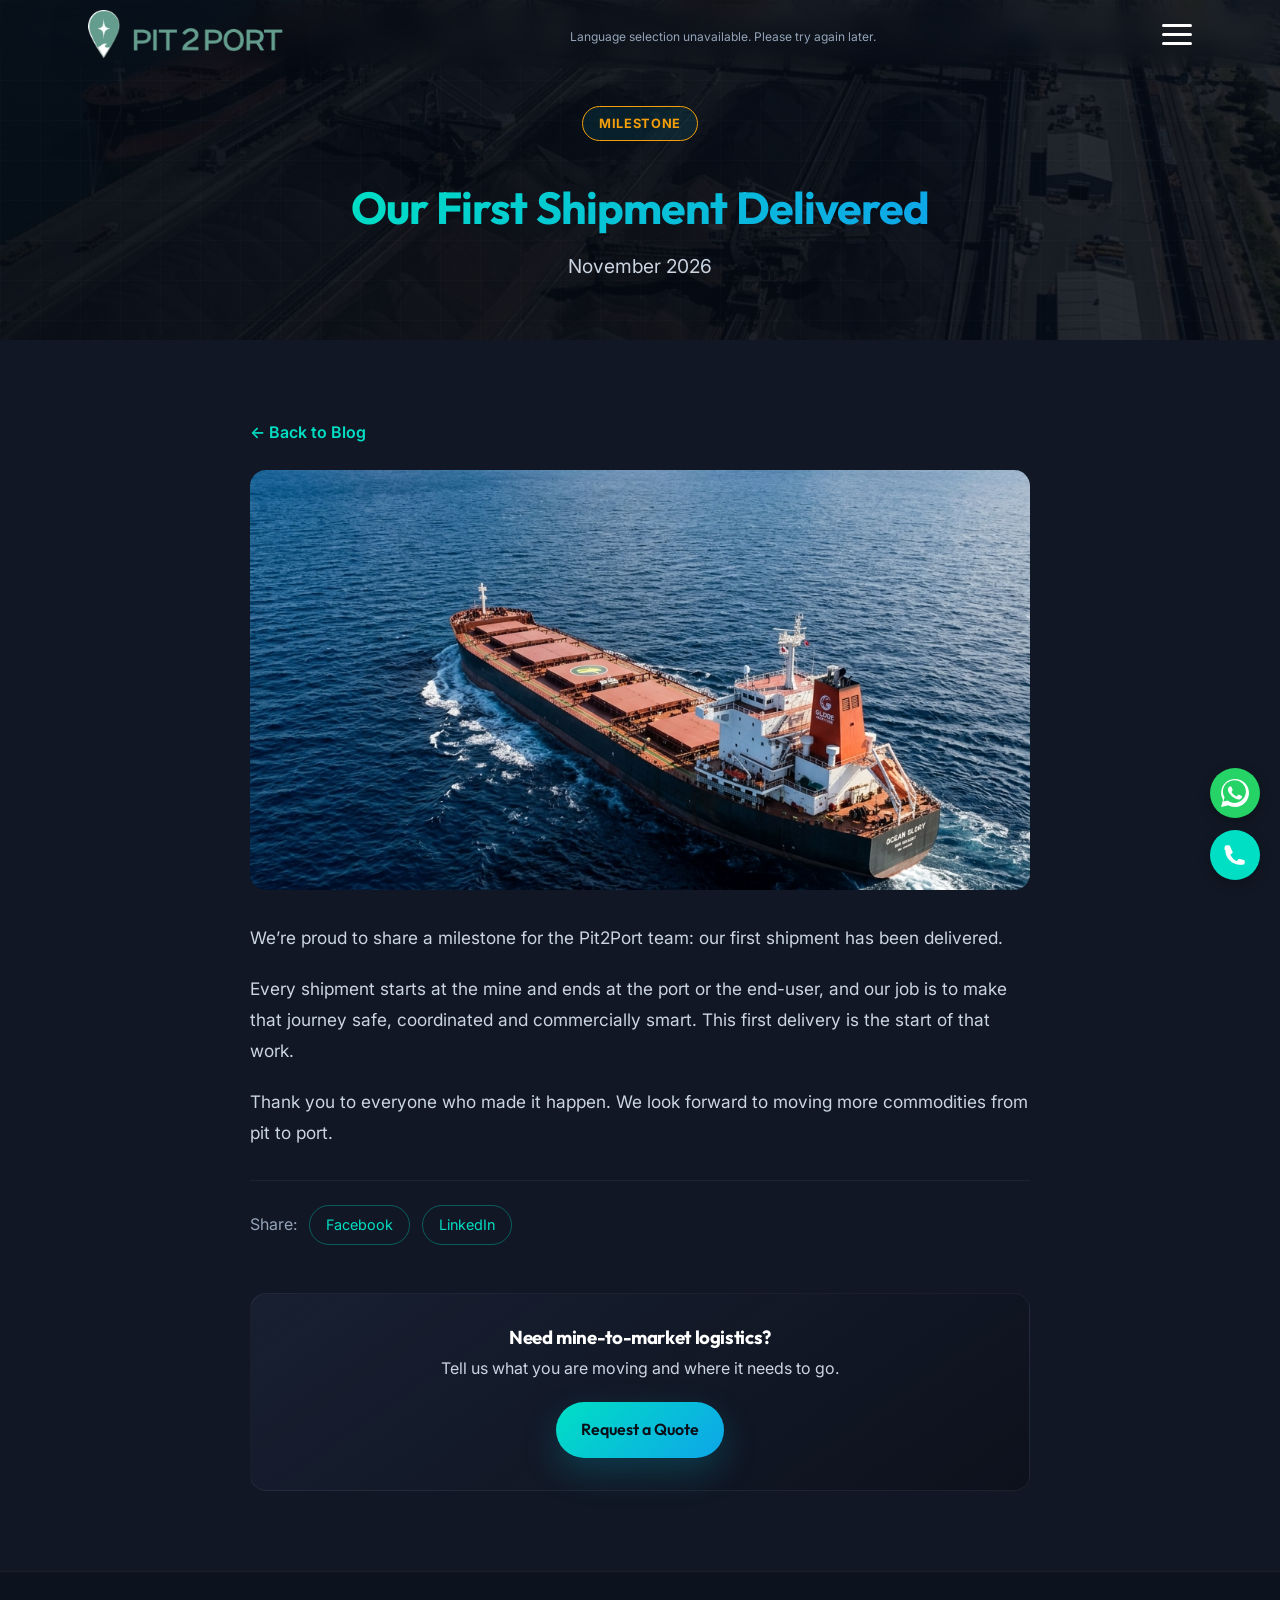
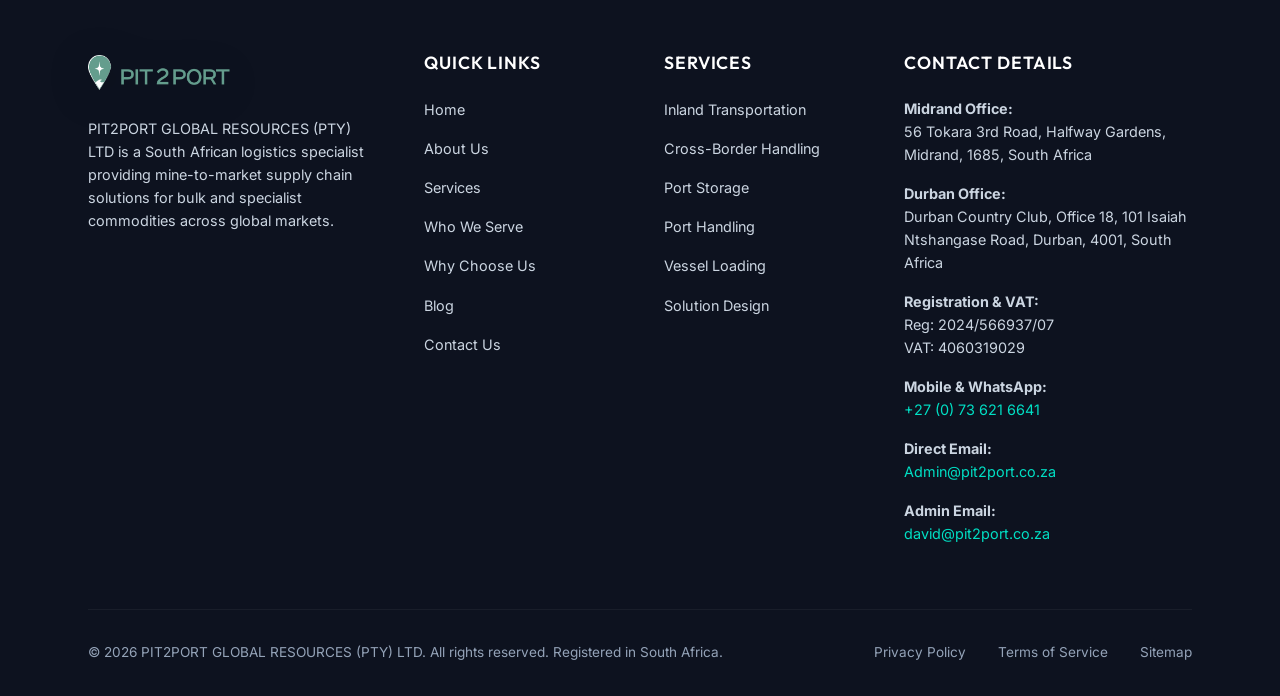
<file: blog-first-shipment.html>
<!doctype html>
<html lang="en">
  <head>
    <meta charset="UTF-8" />
    <meta name="viewport" content="width=device-width, initial-scale=1.0" />
    <meta
      name="description"
      content="A milestone for the Pit2Port team: our first shipment has reached its destination."
    />
    <link rel="canonical" href="https://www.pit2port.co.za/blog-first-shipment.html" />

    <!-- Open Graph -->
    <meta property="og:type" content="website" />
    <meta property="og:url" content="https://www.pit2port.co.za/blog-first-shipment.html" />
    <meta
      property="og:title"
      content="Our First Shipment Delivered | PIT2PORT"
    />
    <meta
      property="og:description"
      content="A milestone for the Pit2Port team: our first shipment has reached its destination."
    />
    <meta property="og:image" content="images/vessel.jpg" />

    <title>Our First Shipment Delivered | PIT2PORT</title>

    <!-- Favicon Support -->
    <link rel="icon" type="image/png" href="images/logo.png" />

    <!-- Stylesheets -->
    <link rel="stylesheet" href="css/style.css?v=footer-layout-fix" />
    <link rel="stylesheet" href="css/responsive.css?v=mobile-layout-7" />
    <link rel="stylesheet" href="css/blog.css?v=1" />
  </head>
  <body class="blog-page">
    <div id="scroll-progress"></div>

    <!-- STICKY HEADER -->
    <header class="header">
      <div class="container nav-container">
        <a href="index.html" class="logo" id="header-logo">
          <img src="images/logo.png" alt="Pit2Port Logo" />
        </a>

        <button
          class="menu-toggle"
          id="menu-toggle"
          aria-label="Toggle menu"
          aria-expanded="false"
        >
          <span></span>
          <span></span>
          <span></span>
        </button>

        <ul class="nav-menu">
          <li><a href="index.html" class="nav-link">Home</a></li>
          <li><a href="about.html" class="nav-link">About Us</a></li>
          <li><a href="services.html" class="nav-link">Services</a></li>
          <li><a href="who-we-serve.html" class="nav-link">Who We Serve</a></li>
          <li>
            <a href="why-choose-us.html" class="nav-link">Why Choose Us</a>
          </li>
          <li><a href="blog.html" class="nav-link">Blog</a></li>
          <li><a href="contact.html" class="nav-link">Contact Us</a></li>
          <li class="nav-btn-mobile">
            <a href="contact.html#quote-form" class="btn btn-primary btn-sm"
              >Request a Quote</a
            >
          </li>
        </ul>

        <div class="nav-actions">
          <a
            href="contact.html#quote-form"
            class="btn btn-primary btn-header-quote"
            >Request a Quote</a
          >
        </div>
      </div>
    </header>

    <!-- HERO SECTION -->
    <section class="about-hero blog-page-hero blog-post-hero">
      <div class="grid-overlay"></div>
      <div class="container about-hero-content">
        <span class="panel-tag" style="color: var(--accent-gold); border-color: var(--accent-gold)">Milestone</span>
        <h1 style="margin-top: 1rem"><span class="text-gradient">Our First Shipment Delivered</span></h1>
        <p style="color: var(--text-secondary); margin-top: 1rem">November 2026</p>
      </div>
    </section>

    <section class="blog-section">
      <div class="container">
        <article class="blog-article">
          <a href="blog.html" class="blog-back">&larr; Back to Blog</a>
          <img src="images/vessel.jpg" alt="Our First Shipment Delivered" class="blog-article-img" />
          <p>We’re proud to share a milestone for the Pit2Port team: our first shipment has been delivered.</p>
          <p>Every shipment starts at the mine and ends at the port or the end-user, and our job is to make that journey safe, coordinated and commercially smart. This first delivery is the start of that work.</p>
          <p>Thank you to everyone who made it happen. We look forward to moving more commodities from pit to port.</p>
          <div class="blog-share">
            <span>Share:</span>
            <a href="https://www.facebook.com/sharer/sharer.php?u=https://www.pit2port.co.za/blog-first-shipment.html" target="_blank" rel="noopener">Facebook</a>
            <a href="https://www.linkedin.com/sharing/share-offsite/?url=https://www.pit2port.co.za/blog-first-shipment.html" target="_blank" rel="noopener">LinkedIn</a>
          </div>
        </article>
        <div class="blog-cta reveal">
          <h3>Need mine-to-market logistics?</h3>
          <p>Tell us what you are moving and where it needs to go.</p>
          <a href="contact.html#quote-form" class="btn btn-primary">Request a Quote</a>
        </div>
      </div>
    </section>

    <!-- FOOTER -->
    <footer
      class="footer"
      style="
        background: #0d121f;
        border-top: 1px solid rgba(255, 255, 255, 0.05);
        padding: 5rem 0 2rem 0;
      "
    >
      <div class="container">
        <div class="footer-grid">
          <div class="footer-brand">
            <a href="index.html" class="logo">
              <img
                src="images/logo.png"
                alt="Pit2Port Logo"
                style="height: 35px; width: auto"
              />
            </a>
            <p>
              PIT2PORT GLOBAL RESOURCES (PTY) LTD is a South African logistics
              specialist providing mine-to-market supply chain solutions for
              bulk and specialist commodities across global markets.
            </p>
            <!-- Placeholder social links (to be activated when company accounts are live)
            <div
              class="social-links"
              style="display: flex; gap: 1rem; margin-top: 1.5rem"
            >
              <a
                href="https://linkedin.com"
                target="_blank"
                class="social-icon"
                aria-label="LinkedIn"
              >
                <svg
                  fill="currentColor"
                  viewBox="0 0 24 24"
                  xmlns="http://www.w3.org/2000/svg"
                  style="width: 1.25rem; height: 1.25rem"
                >
                  <path
                    d="M19 0h-14c-2.761 0-5 2.239-5 5v14c0 2.761 2.239 5 5 5h14c2.762 0 5-2.239 5-5v-14c0-2.761-2.238-5-5-5zm-11 19h-3v-11h3v11zm-1.5-12.268c-.966 0-1.75-.79-1.75-1.764s.784-1.764 1.75-1.764 1.75.79 1.75 1.764-.783 1.764-1.75 1.764zm13.5 12.268h-3v-5.604c0-3.368-4-3.113-4 0v5.604h-3v-11h3v1.765c1.396-2.586 7-2.777 7 2.476v6.759z"
                  />
                </svg>
              </a>
              <a
                href="https://facebook.com"
                target="_blank"
                class="social-icon"
                aria-label="Facebook"
              >
                <svg
                  fill="currentColor"
                  viewBox="0 0 24 24"
                  xmlns="http://www.w3.org/2000/svg"
                  style="width: 1.25rem; height: 1.25rem"
                >
                  <path
                    d="M22 12c0-5.52-4.48-10-10-10S2 6.48 2 12c0 4.84 3.44 8.87 8 9.8V15H8v-3h2V9.5C10 7.57 11.57 6 13.5 6H16v3h-2c-.55 0-1 .45-1 1v2h3v3h-3v6.95c4.56-.93 8-4.96 8-9.75z"
                  />
                </svg>
              </a>
              <a
                href="https://twitter.com"
                target="_blank"
                class="social-icon"
                aria-label="X / Twitter"
              >
                <svg
                  fill="currentColor"
                  viewBox="0 0 24 24"
                  xmlns="http://www.w3.org/2000/svg"
                  style="width: 1.25rem; height: 1.25rem"
                >
                  <path
                    d="M18.244 2.25h3.308l-7.227 8.26 8.502 11.24H16.17l-5.214-6.817L4.99 21.75H1.68l7.73-8.835L1.254 2.25H8.08l4.713 6.231zm-1.161 17.52h1.833L7.084 4.126H5.117z"
                  />
                </svg>
              </a>
            </div>
            -->
          </div>

          <div>
            <h3 class="footer-heading">Quick Links</h3>
            <ul class="footer-links">
              <li><a href="index.html" class="footer-link">Home</a></li>
              <li><a href="about.html" class="footer-link">About Us</a></li>
              <li><a href="services.html" class="footer-link">Services</a></li>
              <li>
                <a href="who-we-serve.html" class="footer-link">Who We Serve</a>
              </li>
              <li>
                <a href="why-choose-us.html" class="footer-link"
                  >Why Choose Us</a
                >
              </li>
              <li><a href="blog.html" class="footer-link">Blog</a></li>
              <li><a href="contact.html" class="footer-link">Contact Us</a></li>
            </ul>
          </div>

          <div>
            <h3 class="footer-heading">Services</h3>
            <ul class="footer-links">
              <li>
                <a
                  href="services.html#inland-transportation"
                  class="footer-link"
                  >Inland Transportation</a
                >
              </li>
              <li>
                <a
                  href="services.html#cross-border-handling"
                  class="footer-link"
                  >Cross-Border Handling</a
                >
              </li>
              <li>
                <a href="services.html#port-storage" class="footer-link"
                  >Port Storage</a
                >
              </li>
              <li>
                <a href="services.html#port-handling" class="footer-link"
                  >Port Handling</a
                >
              </li>
              <li>
                <a href="services.html#vessel-loading" class="footer-link"
                  >Vessel Loading</a
                >
              </li>
              <li>
                <a href="services.html#supply-chain-design" class="footer-link"
                  >Solution Design</a
                >
              </li>
            </ul>
          </div>

          <div>
            <h3 class="footer-heading">Contact Details</h3>
            <ul
              class="footer-links"
              style="color: var(--text-secondary); font-size: 0.9rem; gap: 1rem"
            >
              <li>
                <strong>Midrand Office:</strong><br />
                56 Tokara 3rd Road, Halfway Gardens, Midrand, 1685, South Africa
              </li>
              <li>
                <strong>Durban Office:</strong><br />
                Durban Country Club, Office 18, 101 Isaiah Ntshangase Road,
                Durban, 4001, South Africa
              </li>
              <li>
                <strong>Registration & VAT:</strong><br />
                Reg: 2024/566937/07<br />
                VAT: 4060319029
              </li>
              <li>
                <strong>Mobile & WhatsApp:</strong><br />
                <a href="tel:+27736216641" style="color: var(--accent-teal)"
                  >+27 (0) 73 621 6641</a
                >
              </li>
              <li>
                <strong>Direct Email:</strong><br />
                <a
                  href="mailto:Admin@pit2port.co.za"
                  style="color: var(--accent-teal)"
                  >Admin@pit2port.co.za</a
                >
              </li>
              <li>
                <strong>Admin Email:</strong><br />
                <a
                  href="mailto:david@pit2port.co.za"
                  style="color: var(--accent-teal)"
                  >david@pit2port.co.za</a
                >
              </li>
            </ul>
          </div>
        </div>

        <div class="footer-bottom">
          <p>
            &copy; 2026 PIT2PORT GLOBAL RESOURCES (PTY) LTD. All rights
            reserved. Registered in South Africa.
          </p>
          <div class="footer-bottom-links">
            <a href="contact.html">Privacy Policy</a>
            <a href="contact.html#quote-form">Terms of Service</a>
            <a href="contact.html">Sitemap</a>
          </div>
        </div>
      </div>
    </footer>

    <!-- MOBILE CLICK-TO-CALL & WHATSAPP FLOATING BUTTONS -->
    <div
      class="floating-buttons"
      style="
        position: fixed;
        bottom: 20px;
        right: 20px;
        display: flex;
        flex-direction: column;
        gap: 12px;
        z-index: 1000;
      "
    >
      <!-- WhatsApp Floating Button -->
      <a
        href="https://wa.me/27736216641?text=Hi%20Pit2Port%2C%20I%20would%20like%20to%20request%20a%20logistics%20quote."
        target="_blank"
        style="
          width: 50px;
          height: 50px;
          background: #25d366;
          border-radius: 50%;
          display: flex;
          align-items: center;
          justify-content: center;
          box-shadow: 0 4px 12px rgba(0, 0, 0, 0.25);
          transition: transform 0.2s;
        "
        onmouseover="this.style.transform = 'scale(1.1)'"
        onmouseout="this.style.transform = 'scale(1)'"
        aria-label="Chat on WhatsApp"
      >
        <svg
          fill="#FFFFFF"
          viewBox="0 0 24 24"
          xmlns="http://www.w3.org/2000/svg"
          style="width: 28px; height: 28px"
        >
          <path
            d="M.057 24l1.687-6.163c-1.041-1.804-1.588-3.849-1.587-5.946C.06 5.348 5.397.01 12.008.01c3.202.001 6.212 1.246 8.477 3.514 2.266 2.268 3.507 5.28 3.505 8.484-.004 6.657-5.34 11.997-11.953 11.997-2.005-.001-3.973-.502-5.724-1.455L0 24zm6.59-4.846c1.6.95 3.188 1.449 4.825 1.451 5.436 0 9.86-4.37 9.864-9.799.002-2.63-1.023-5.101-2.885-6.968C16.63 2.01 14.154.993 11.53 1.003c-5.438 0-9.864 4.372-9.869 9.803-.002 1.73.475 3.42 1.381 4.908l-.98 3.577 3.676-.957zM17.47 14.397c-.3-.149-1.777-.878-2.05-.978-.272-.098-.47-.149-.669.149-.198.297-.767.966-.94 1.164-.173.199-.347.223-.647.074-.3-.149-1.265-.467-2.41-1.487-.89-.794-1.49-1.77-1.664-2.07-.173-.299-.018-.46.131-.609.135-.134.3-.349.449-.523.15-.174.2-.298.3-.497.099-.198.05-.372-.025-.521-.075-.149-.669-1.612-.916-2.207-.242-.579-.487-.5-.669-.51-.173-.008-.371-.01-.57-.01-.198 0-.52.074-.792.372-.272.297-1.04 1.016-1.04 2.479 0 1.462 1.065 2.875 1.213 3.074.149.198 2.096 3.2 5.077 4.487.709.306 1.262.489 1.694.625.712.227 1.36.195 1.871.118.571-.085 1.777-.726 2.025-1.43.248-.703.248-1.306.173-1.43-.075-.124-.272-.198-.57-.347z"
          />
        </svg>
      </a>
      <!-- Phone Floating Button -->
      <a
        href="tel:+27736216641"
        style="
          width: 50px;
          height: 50px;
          background: var(--accent-teal);
          border-radius: 50%;
          display: flex;
          align-items: center;
          justify-content: center;
          box-shadow: 0 4px 12px rgba(0, 0, 0, 0.25);
          transition: transform 0.2s;
        "
        onmouseover="this.style.transform = 'scale(1.1)'"
        onmouseout="this.style.transform = 'scale(1)'"
        aria-label="Call Office"
      >
        <svg
          fill="#FFFFFF"
          viewBox="0 0 24 24"
          xmlns="http://www.w3.org/2000/svg"
          style="width: 24px; height: 24px"
        >
          <path
            d="M2.25 6.75c0 8.284 6.716 15 15 15h2.25a2.25 2.25 0 002.25-2.25v-1.372c0-.516-.351-.966-.852-1.091l-4.423-1.106c-.44-.11-.902.055-1.173.417l-1.514 2.018a14.947 14.947 0 01-6.577-6.577l2.018-1.514c.361-.272.527-.734.417-1.173L6.963 3.106a1.125 1.125 0 00-1.091-.852H3.75A2.25 2.25 0 001.5 4.5v2.25z"
          />
        </svg>
      </a>
    </div>

    
    <!-- MOBILE STICKY BOTTOM ACTION BAR -->
    <div class="mobile-sticky-bar">
      <a href="https://wa.me/27736216641?text=Hi%20Pit2Port%2C%20I%20would%20like%20to%20request%20a%20logistics%20quote." target="_blank" class="sticky-bar-item whatsapp">
        <svg fill="currentColor" viewBox="0 0 24 24" xmlns="http://www.w3.org/2000/svg" style="width: 20px; height: 20px;">
          <path d="M.057 24l1.687-6.163c-1.041-1.804-1.588-3.849-1.587-5.946C.06 5.348 5.397.01 12.008.01c3.202.001 6.212 1.246 8.477 3.514 2.266 2.268 3.507 5.28 3.505 8.484-.004 6.657-5.34 11.997-11.953 11.997-2.005-.001-3.973-.502-5.724-1.455L0 24zm6.59-4.846c1.6.95 3.188 1.449 4.825 1.451 5.436 0 9.86-4.37 9.864-9.799.002-2.63-1.023-5.101-2.885-6.968C16.63 2.01 14.154.993 11.53 1.003c-5.438 0-9.864 4.372-9.869 9.803-.002 1.73.475 3.42 1.381 4.908l-.98 3.577 3.676-.957zM17.47 14.397c-.3-.149-1.777-.878-2.05-.978-.272-.098-.47-.149-.669.149-.198.297-.767.966-.94 1.164-.173.199-.347.223-.647.074-.3-.149-1.265-.467-2.41-1.487-.89-.794-1.49-1.77-1.664-2.07-.173-.299-.018-.46.131-.609.135-.134.3-.349.449-.523.15-.174.2-.298.3-.497.099-.198.05-.372-.025-.521-.075-.149-.669-1.612-.916-2.207-.242-.579-.487-.5-.669-.51-.173-.008-.371-.01-.57-.01-.198 0-.52.074-.792.372-.272.297-1.04 1.016-1.04 2.479 0 1.462 1.065 2.875 1.213 3.074.149.198 2.096 3.2 5.077 4.487.709.306 1.262.489 1.694.625.712.227 1.36.195 1.871.118.571-.085 1.777-.726 2.025-1.43.248-.703.248-1.306.173-1.43-.075-.124-.272-.198-.57-.347z"/>
        </svg>
        <span>WhatsApp</span>
      </a>
      <a href="tel:+27736216641" class="sticky-bar-item phone">
        <svg fill="currentColor" viewBox="0 0 24 24" xmlns="http://www.w3.org/2000/svg" style="width: 18px; height: 18px;">
          <path d="M2.25 6.75c0 8.284 6.716 15 15 15h2.25a2.25 2.25 0 002.25-2.25v-1.372c0-.516-.351-.966-.852-1.091l-4.423-1.106c-.44-.11-.902.055-1.173.417l-1.514 2.018a14.947 14.947 0 01-6.577-6.577l2.018-1.514c.361-.272.527-.734.417-1.173L6.963 3.106a1.125 1.125 0 00-1.091-.852H3.75A2.25 2.25 0 001.5 4.5v2.25z"/>
        </svg>
        <span>Call Us</span>
      </a>
      <a href="contact.html#quote-form" class="sticky-bar-item quote">
        <svg fill="currentColor" viewBox="0 0 24 24" xmlns="http://www.w3.org/2000/svg" style="width: 18px; height: 18px;">
          <path d="M19.5 21a3 3 0 003-3v-4.5a3 3 0 00-3-3h-15a3 3 0 00-3 3V18a3 3 0 003 3h15zM1.5 10.146V6a3 3 0 013-3h15a3 3 0 013 3v4.146c-.927-.723-2.099-1.146-3.375-1.146h-14.25c-1.276 0-2.448.423-3.375 1.146z" />
        </svg>
        <span>Get Quote</span>
      </a>
    </div>

    <!-- Scripts -->
    <script src="js/main.js?v=language-selector-10"></script>
    <script src="js/animations.js?v=mobile-layout-2"></script>
  </body>
</html>
</file>
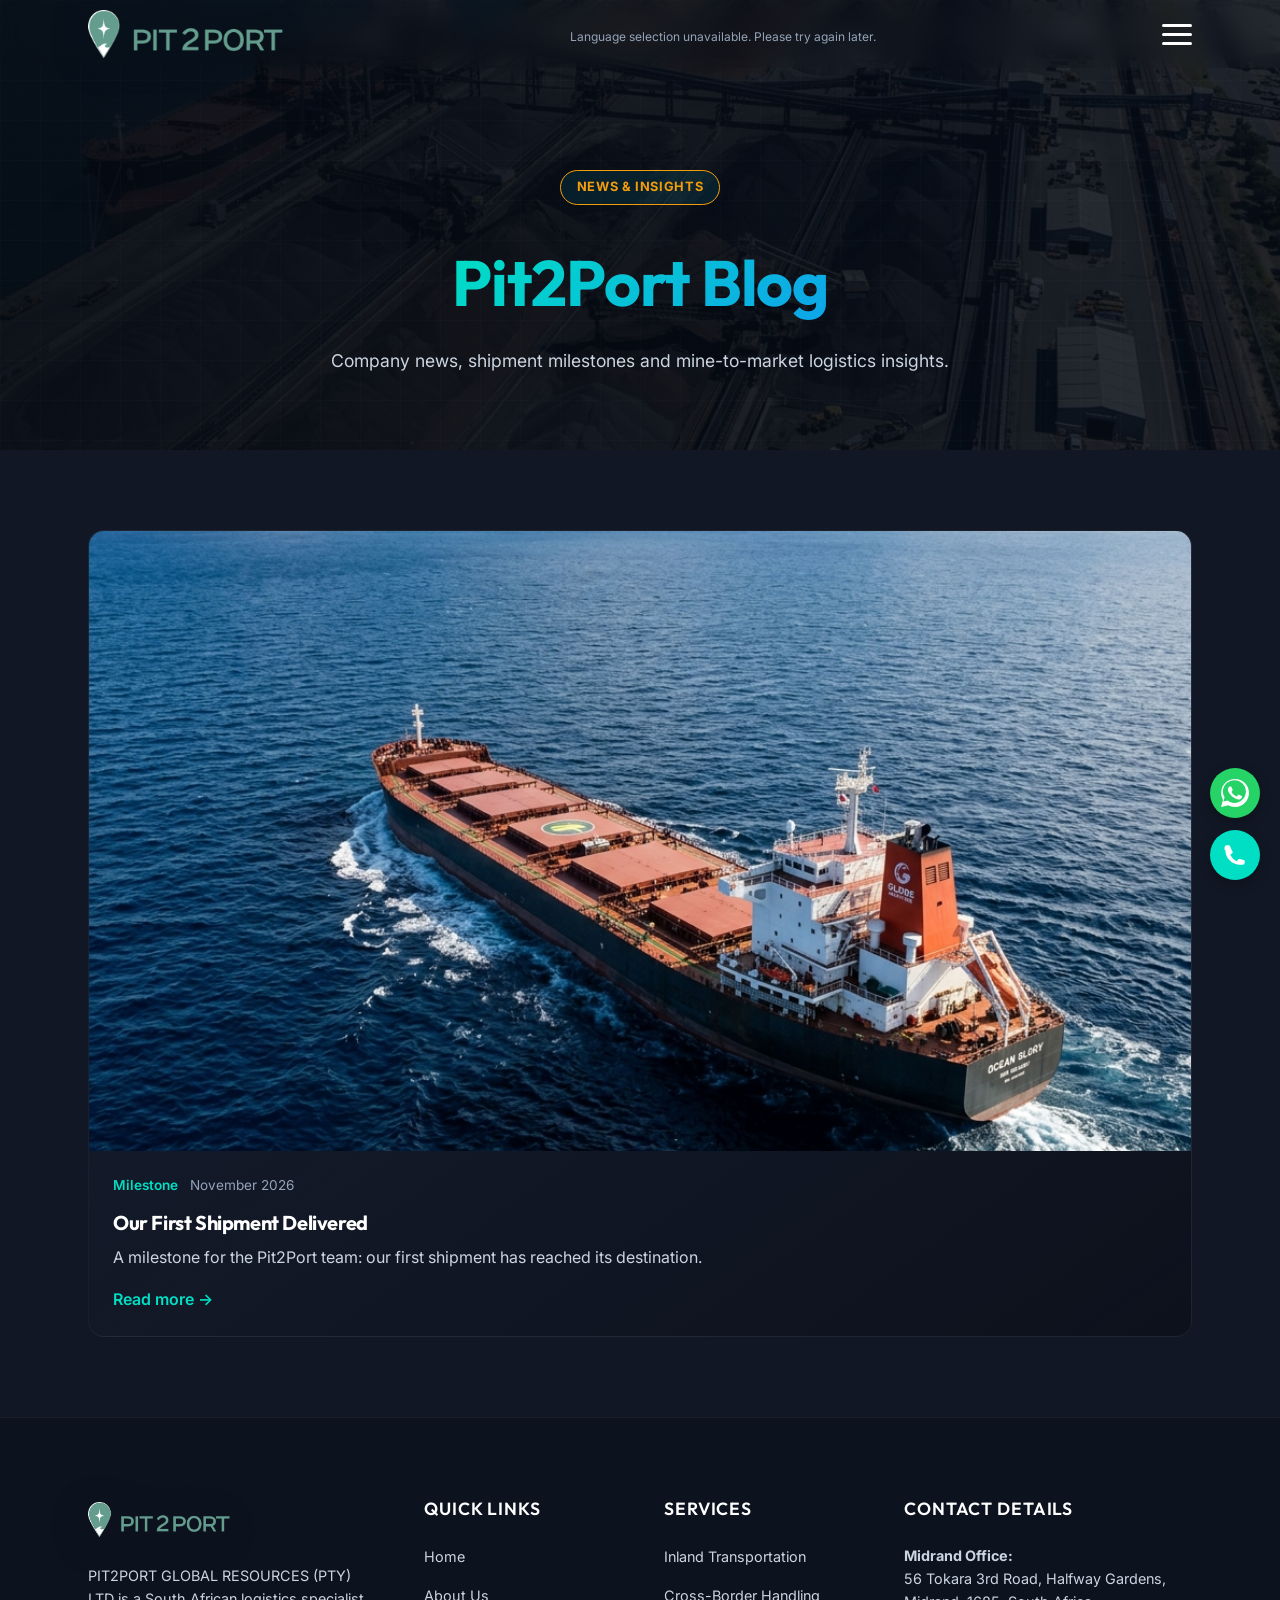
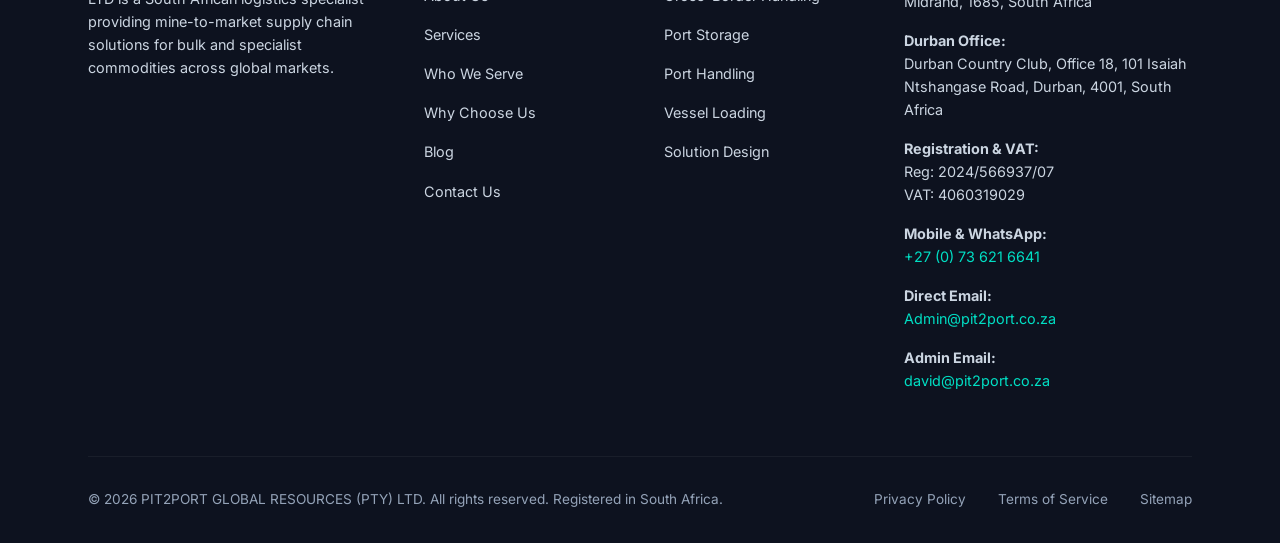
<file: blog.html>
<!doctype html>
<html lang="en">
  <head>
    <meta charset="UTF-8" />
    <meta name="viewport" content="width=device-width, initial-scale=1.0" />
    <meta
      name="description"
      content="News, shipment milestones and mine-to-market logistics insights from Pit2Port Global Resources."
    />
    <link rel="canonical" href="https://www.pit2port.co.za/blog.html" />

    <!-- Open Graph -->
    <meta property="og:type" content="website" />
    <meta property="og:url" content="https://www.pit2port.co.za/blog.html" />
    <meta
      property="og:title"
      content="Blog | PIT2PORT GLOBAL RESOURCES (PTY) LTD"
    />
    <meta
      property="og:description"
      content="News, shipment milestones and mine-to-market logistics insights from Pit2Port Global Resources."
    />
    <meta property="og:image" content="images/port.jpg" />

    <title>Blog | PIT2PORT GLOBAL RESOURCES (PTY) LTD</title>

    <!-- Favicon Support -->
    <link rel="icon" type="image/png" href="images/logo.png" />

    <!-- Stylesheets -->
    <link rel="stylesheet" href="css/style.css?v=footer-layout-fix" />
    <link rel="stylesheet" href="css/responsive.css?v=mobile-layout-7" />
    <link rel="stylesheet" href="css/blog.css?v=2" />
  </head>
  <body class="blog-page blog-listing-page">
    <div id="scroll-progress"></div>

    <!-- STICKY HEADER -->
    <header class="header">
      <div class="container nav-container">
        <a href="index.html" class="logo" id="header-logo">
          <img src="images/logo.png" alt="Pit2Port Logo" />
        </a>

        <button
          class="menu-toggle"
          id="menu-toggle"
          aria-label="Toggle menu"
          aria-expanded="false"
        >
          <span></span>
          <span></span>
          <span></span>
        </button>

        <ul class="nav-menu">
          <li><a href="index.html" class="nav-link">Home</a></li>
          <li><a href="about.html" class="nav-link">About Us</a></li>
          <li><a href="services.html" class="nav-link">Services</a></li>
          <li><a href="who-we-serve.html" class="nav-link">Who We Serve</a></li>
          <li>
            <a href="why-choose-us.html" class="nav-link">Why Choose Us</a>
          </li>
          <li><a href="blog.html" class="nav-link">Blog</a></li>
          <li><a href="contact.html" class="nav-link">Contact Us</a></li>
          <li class="nav-btn-mobile">
            <a href="contact.html#quote-form" class="btn btn-primary btn-sm"
              >Request a Quote</a
            >
          </li>
        </ul>

        <div class="nav-actions">
          <a
            href="contact.html#quote-form"
            class="btn btn-primary btn-header-quote"
            >Request a Quote</a
          >
        </div>
      </div>
    </header>

    <!-- HERO SECTION -->
    <section class="about-hero blog-page-hero">
      <div class="grid-overlay"></div>
      <div class="container about-hero-content">
        <span class="panel-tag reveal" style="color: var(--accent-gold); border-color: var(--accent-gold)">News &amp; Insights</span>
        <h1 class="reveal" style="transition-delay: 0.1s; margin-top: 1rem"><span class="text-gradient">Pit2Port Blog</span></h1>
        <p class="reveal" style="transition-delay: 0.2s; max-width: 700px; font-size: 1.1rem; color: var(--text-secondary); margin: 1.5rem auto 0; line-height: 1.7">Company news, shipment milestones and mine-to-market logistics insights.</p>
      </div>
    </section>

    <section class="blog-section">
      <div class="container">
        <div class="blog-grid">
          <article class="blog-card">
            <a href="blog-first-shipment.html" class="blog-card-img"><img src="images/vessel.jpg" alt="Our First Shipment Delivered" loading="lazy" /></a>
            <div class="blog-card-body">
              <div class="blog-meta"><span class="blog-tag">Milestone</span><span>November 2026</span></div>
              <h3><a href="blog-first-shipment.html">Our First Shipment Delivered</a></h3>
              <p>A milestone for the Pit2Port team: our first shipment has reached its destination.</p>
              <a href="blog-first-shipment.html" class="blog-more">Read more &rarr;</a>
            </div>
          </article>
        </div>
      </div>
    </section>

    <!-- FOOTER -->
    <footer
      class="footer"
      style="
        background: #0d121f;
        border-top: 1px solid rgba(255, 255, 255, 0.05);
        padding: 5rem 0 2rem 0;
      "
    >
      <div class="container">
        <div class="footer-grid">
          <div class="footer-brand">
            <a href="index.html" class="logo">
              <img
                src="images/logo.png"
                alt="Pit2Port Logo"
                style="height: 35px; width: auto"
              />
            </a>
            <p>
              PIT2PORT GLOBAL RESOURCES (PTY) LTD is a South African logistics
              specialist providing mine-to-market supply chain solutions for
              bulk and specialist commodities across global markets.
            </p>
            <!-- Placeholder social links (to be activated when company accounts are live)
            <div
              class="social-links"
              style="display: flex; gap: 1rem; margin-top: 1.5rem"
            >
              <a
                href="https://linkedin.com"
                target="_blank"
                class="social-icon"
                aria-label="LinkedIn"
              >
                <svg
                  fill="currentColor"
                  viewBox="0 0 24 24"
                  xmlns="http://www.w3.org/2000/svg"
                  style="width: 1.25rem; height: 1.25rem"
                >
                  <path
                    d="M19 0h-14c-2.761 0-5 2.239-5 5v14c0 2.761 2.239 5 5 5h14c2.762 0 5-2.239 5-5v-14c0-2.761-2.238-5-5-5zm-11 19h-3v-11h3v11zm-1.5-12.268c-.966 0-1.75-.79-1.75-1.764s.784-1.764 1.75-1.764 1.75.79 1.75 1.764-.783 1.764-1.75 1.764zm13.5 12.268h-3v-5.604c0-3.368-4-3.113-4 0v5.604h-3v-11h3v1.765c1.396-2.586 7-2.777 7 2.476v6.759z"
                  />
                </svg>
              </a>
              <a
                href="https://facebook.com"
                target="_blank"
                class="social-icon"
                aria-label="Facebook"
              >
                <svg
                  fill="currentColor"
                  viewBox="0 0 24 24"
                  xmlns="http://www.w3.org/2000/svg"
                  style="width: 1.25rem; height: 1.25rem"
                >
                  <path
                    d="M22 12c0-5.52-4.48-10-10-10S2 6.48 2 12c0 4.84 3.44 8.87 8 9.8V15H8v-3h2V9.5C10 7.57 11.57 6 13.5 6H16v3h-2c-.55 0-1 .45-1 1v2h3v3h-3v6.95c4.56-.93 8-4.96 8-9.75z"
                  />
                </svg>
              </a>
              <a
                href="https://twitter.com"
                target="_blank"
                class="social-icon"
                aria-label="X / Twitter"
              >
                <svg
                  fill="currentColor"
                  viewBox="0 0 24 24"
                  xmlns="http://www.w3.org/2000/svg"
                  style="width: 1.25rem; height: 1.25rem"
                >
                  <path
                    d="M18.244 2.25h3.308l-7.227 8.26 8.502 11.24H16.17l-5.214-6.817L4.99 21.75H1.68l7.73-8.835L1.254 2.25H8.08l4.713 6.231zm-1.161 17.52h1.833L7.084 4.126H5.117z"
                  />
                </svg>
              </a>
            </div>
            -->
          </div>

          <div>
            <h3 class="footer-heading">Quick Links</h3>
            <ul class="footer-links">
              <li><a href="index.html" class="footer-link">Home</a></li>
              <li><a href="about.html" class="footer-link">About Us</a></li>
              <li><a href="services.html" class="footer-link">Services</a></li>
              <li>
                <a href="who-we-serve.html" class="footer-link">Who We Serve</a>
              </li>
              <li>
                <a href="why-choose-us.html" class="footer-link"
                  >Why Choose Us</a
                >
              </li>
              <li><a href="blog.html" class="footer-link">Blog</a></li>
              <li><a href="contact.html" class="footer-link">Contact Us</a></li>
            </ul>
          </div>

          <div>
            <h3 class="footer-heading">Services</h3>
            <ul class="footer-links">
              <li>
                <a
                  href="services.html#inland-transportation"
                  class="footer-link"
                  >Inland Transportation</a
                >
              </li>
              <li>
                <a
                  href="services.html#cross-border-handling"
                  class="footer-link"
                  >Cross-Border Handling</a
                >
              </li>
              <li>
                <a href="services.html#port-storage" class="footer-link"
                  >Port Storage</a
                >
              </li>
              <li>
                <a href="services.html#port-handling" class="footer-link"
                  >Port Handling</a
                >
              </li>
              <li>
                <a href="services.html#vessel-loading" class="footer-link"
                  >Vessel Loading</a
                >
              </li>
              <li>
                <a href="services.html#supply-chain-design" class="footer-link"
                  >Solution Design</a
                >
              </li>
            </ul>
          </div>

          <div>
            <h3 class="footer-heading">Contact Details</h3>
            <ul
              class="footer-links"
              style="color: var(--text-secondary); font-size: 0.9rem; gap: 1rem"
            >
              <li>
                <strong>Midrand Office:</strong><br />
                56 Tokara 3rd Road, Halfway Gardens, Midrand, 1685, South Africa
              </li>
              <li>
                <strong>Durban Office:</strong><br />
                Durban Country Club, Office 18, 101 Isaiah Ntshangase Road,
                Durban, 4001, South Africa
              </li>
              <li>
                <strong>Registration & VAT:</strong><br />
                Reg: 2024/566937/07<br />
                VAT: 4060319029
              </li>
              <li>
                <strong>Mobile & WhatsApp:</strong><br />
                <a href="tel:+27736216641" style="color: var(--accent-teal)"
                  >+27 (0) 73 621 6641</a
                >
              </li>
              <li>
                <strong>Direct Email:</strong><br />
                <a
                  href="mailto:Admin@pit2port.co.za"
                  style="color: var(--accent-teal)"
                  >Admin@pit2port.co.za</a
                >
              </li>
              <li>
                <strong>Admin Email:</strong><br />
                <a
                  href="mailto:david@pit2port.co.za"
                  style="color: var(--accent-teal)"
                  >david@pit2port.co.za</a
                >
              </li>
            </ul>
          </div>
        </div>

        <div class="footer-bottom">
          <p>
            &copy; 2026 PIT2PORT GLOBAL RESOURCES (PTY) LTD. All rights
            reserved. Registered in South Africa.
          </p>
          <div class="footer-bottom-links">
            <a href="contact.html">Privacy Policy</a>
            <a href="contact.html#quote-form">Terms of Service</a>
            <a href="contact.html">Sitemap</a>
          </div>
        </div>
      </div>
    </footer>

    <!-- MOBILE CLICK-TO-CALL & WHATSAPP FLOATING BUTTONS -->
    <div
      class="floating-buttons"
      style="
        position: fixed;
        bottom: 20px;
        right: 20px;
        display: flex;
        flex-direction: column;
        gap: 12px;
        z-index: 1000;
      "
    >
      <!-- WhatsApp Floating Button -->
      <a
        href="https://wa.me/27736216641?text=Hi%20Pit2Port%2C%20I%20would%20like%20to%20request%20a%20logistics%20quote."
        target="_blank"
        style="
          width: 50px;
          height: 50px;
          background: #25d366;
          border-radius: 50%;
          display: flex;
          align-items: center;
          justify-content: center;
          box-shadow: 0 4px 12px rgba(0, 0, 0, 0.25);
          transition: transform 0.2s;
        "
        onmouseover="this.style.transform = 'scale(1.1)'"
        onmouseout="this.style.transform = 'scale(1)'"
        aria-label="Chat on WhatsApp"
      >
        <svg
          fill="#FFFFFF"
          viewBox="0 0 24 24"
          xmlns="http://www.w3.org/2000/svg"
          style="width: 28px; height: 28px"
        >
          <path
            d="M.057 24l1.687-6.163c-1.041-1.804-1.588-3.849-1.587-5.946C.06 5.348 5.397.01 12.008.01c3.202.001 6.212 1.246 8.477 3.514 2.266 2.268 3.507 5.28 3.505 8.484-.004 6.657-5.34 11.997-11.953 11.997-2.005-.001-3.973-.502-5.724-1.455L0 24zm6.59-4.846c1.6.95 3.188 1.449 4.825 1.451 5.436 0 9.86-4.37 9.864-9.799.002-2.63-1.023-5.101-2.885-6.968C16.63 2.01 14.154.993 11.53 1.003c-5.438 0-9.864 4.372-9.869 9.803-.002 1.73.475 3.42 1.381 4.908l-.98 3.577 3.676-.957zM17.47 14.397c-.3-.149-1.777-.878-2.05-.978-.272-.098-.47-.149-.669.149-.198.297-.767.966-.94 1.164-.173.199-.347.223-.647.074-.3-.149-1.265-.467-2.41-1.487-.89-.794-1.49-1.77-1.664-2.07-.173-.299-.018-.46.131-.609.135-.134.3-.349.449-.523.15-.174.2-.298.3-.497.099-.198.05-.372-.025-.521-.075-.149-.669-1.612-.916-2.207-.242-.579-.487-.5-.669-.51-.173-.008-.371-.01-.57-.01-.198 0-.52.074-.792.372-.272.297-1.04 1.016-1.04 2.479 0 1.462 1.065 2.875 1.213 3.074.149.198 2.096 3.2 5.077 4.487.709.306 1.262.489 1.694.625.712.227 1.36.195 1.871.118.571-.085 1.777-.726 2.025-1.43.248-.703.248-1.306.173-1.43-.075-.124-.272-.198-.57-.347z"
          />
        </svg>
      </a>
      <!-- Phone Floating Button -->
      <a
        href="tel:+27736216641"
        style="
          width: 50px;
          height: 50px;
          background: var(--accent-teal);
          border-radius: 50%;
          display: flex;
          align-items: center;
          justify-content: center;
          box-shadow: 0 4px 12px rgba(0, 0, 0, 0.25);
          transition: transform 0.2s;
        "
        onmouseover="this.style.transform = 'scale(1.1)'"
        onmouseout="this.style.transform = 'scale(1)'"
        aria-label="Call Office"
      >
        <svg
          fill="#FFFFFF"
          viewBox="0 0 24 24"
          xmlns="http://www.w3.org/2000/svg"
          style="width: 24px; height: 24px"
        >
          <path
            d="M2.25 6.75c0 8.284 6.716 15 15 15h2.25a2.25 2.25 0 002.25-2.25v-1.372c0-.516-.351-.966-.852-1.091l-4.423-1.106c-.44-.11-.902.055-1.173.417l-1.514 2.018a14.947 14.947 0 01-6.577-6.577l2.018-1.514c.361-.272.527-.734.417-1.173L6.963 3.106a1.125 1.125 0 00-1.091-.852H3.75A2.25 2.25 0 001.5 4.5v2.25z"
          />
        </svg>
      </a>
    </div>

    
    <!-- MOBILE STICKY BOTTOM ACTION BAR -->
    <div class="mobile-sticky-bar">
      <a href="https://wa.me/27736216641?text=Hi%20Pit2Port%2C%20I%20would%20like%20to%20request%20a%20logistics%20quote." target="_blank" class="sticky-bar-item whatsapp">
        <svg fill="currentColor" viewBox="0 0 24 24" xmlns="http://www.w3.org/2000/svg" style="width: 20px; height: 20px;">
          <path d="M.057 24l1.687-6.163c-1.041-1.804-1.588-3.849-1.587-5.946C.06 5.348 5.397.01 12.008.01c3.202.001 6.212 1.246 8.477 3.514 2.266 2.268 3.507 5.28 3.505 8.484-.004 6.657-5.34 11.997-11.953 11.997-2.005-.001-3.973-.502-5.724-1.455L0 24zm6.59-4.846c1.6.95 3.188 1.449 4.825 1.451 5.436 0 9.86-4.37 9.864-9.799.002-2.63-1.023-5.101-2.885-6.968C16.63 2.01 14.154.993 11.53 1.003c-5.438 0-9.864 4.372-9.869 9.803-.002 1.73.475 3.42 1.381 4.908l-.98 3.577 3.676-.957zM17.47 14.397c-.3-.149-1.777-.878-2.05-.978-.272-.098-.47-.149-.669.149-.198.297-.767.966-.94 1.164-.173.199-.347.223-.647.074-.3-.149-1.265-.467-2.41-1.487-.89-.794-1.49-1.77-1.664-2.07-.173-.299-.018-.46.131-.609.135-.134.3-.349.449-.523.15-.174.2-.298.3-.497.099-.198.05-.372-.025-.521-.075-.149-.669-1.612-.916-2.207-.242-.579-.487-.5-.669-.51-.173-.008-.371-.01-.57-.01-.198 0-.52.074-.792.372-.272.297-1.04 1.016-1.04 2.479 0 1.462 1.065 2.875 1.213 3.074.149.198 2.096 3.2 5.077 4.487.709.306 1.262.489 1.694.625.712.227 1.36.195 1.871.118.571-.085 1.777-.726 2.025-1.43.248-.703.248-1.306.173-1.43-.075-.124-.272-.198-.57-.347z"/>
        </svg>
        <span>WhatsApp</span>
      </a>
      <a href="tel:+27736216641" class="sticky-bar-item phone">
        <svg fill="currentColor" viewBox="0 0 24 24" xmlns="http://www.w3.org/2000/svg" style="width: 18px; height: 18px;">
          <path d="M2.25 6.75c0 8.284 6.716 15 15 15h2.25a2.25 2.25 0 002.25-2.25v-1.372c0-.516-.351-.966-.852-1.091l-4.423-1.106c-.44-.11-.902.055-1.173.417l-1.514 2.018a14.947 14.947 0 01-6.577-6.577l2.018-1.514c.361-.272.527-.734.417-1.173L6.963 3.106a1.125 1.125 0 00-1.091-.852H3.75A2.25 2.25 0 001.5 4.5v2.25z"/>
        </svg>
        <span>Call Us</span>
      </a>
      <a href="contact.html#quote-form" class="sticky-bar-item quote">
        <svg fill="currentColor" viewBox="0 0 24 24" xmlns="http://www.w3.org/2000/svg" style="width: 18px; height: 18px;">
          <path d="M19.5 21a3 3 0 003-3v-4.5a3 3 0 00-3-3h-15a3 3 0 00-3 3V18a3 3 0 003 3h15zM1.5 10.146V6a3 3 0 013-3h15a3 3 0 013 3v4.146c-.927-.723-2.099-1.146-3.375-1.146h-14.25c-1.276 0-2.448.423-3.375 1.146z" />
        </svg>
        <span>Get Quote</span>
      </a>
    </div>

    <!-- Scripts -->
    <script src="js/main.js?v=language-selector-10"></script>
    <script src="js/animations.js?v=mobile-layout-2"></script>
  </body>
</html>
</file>
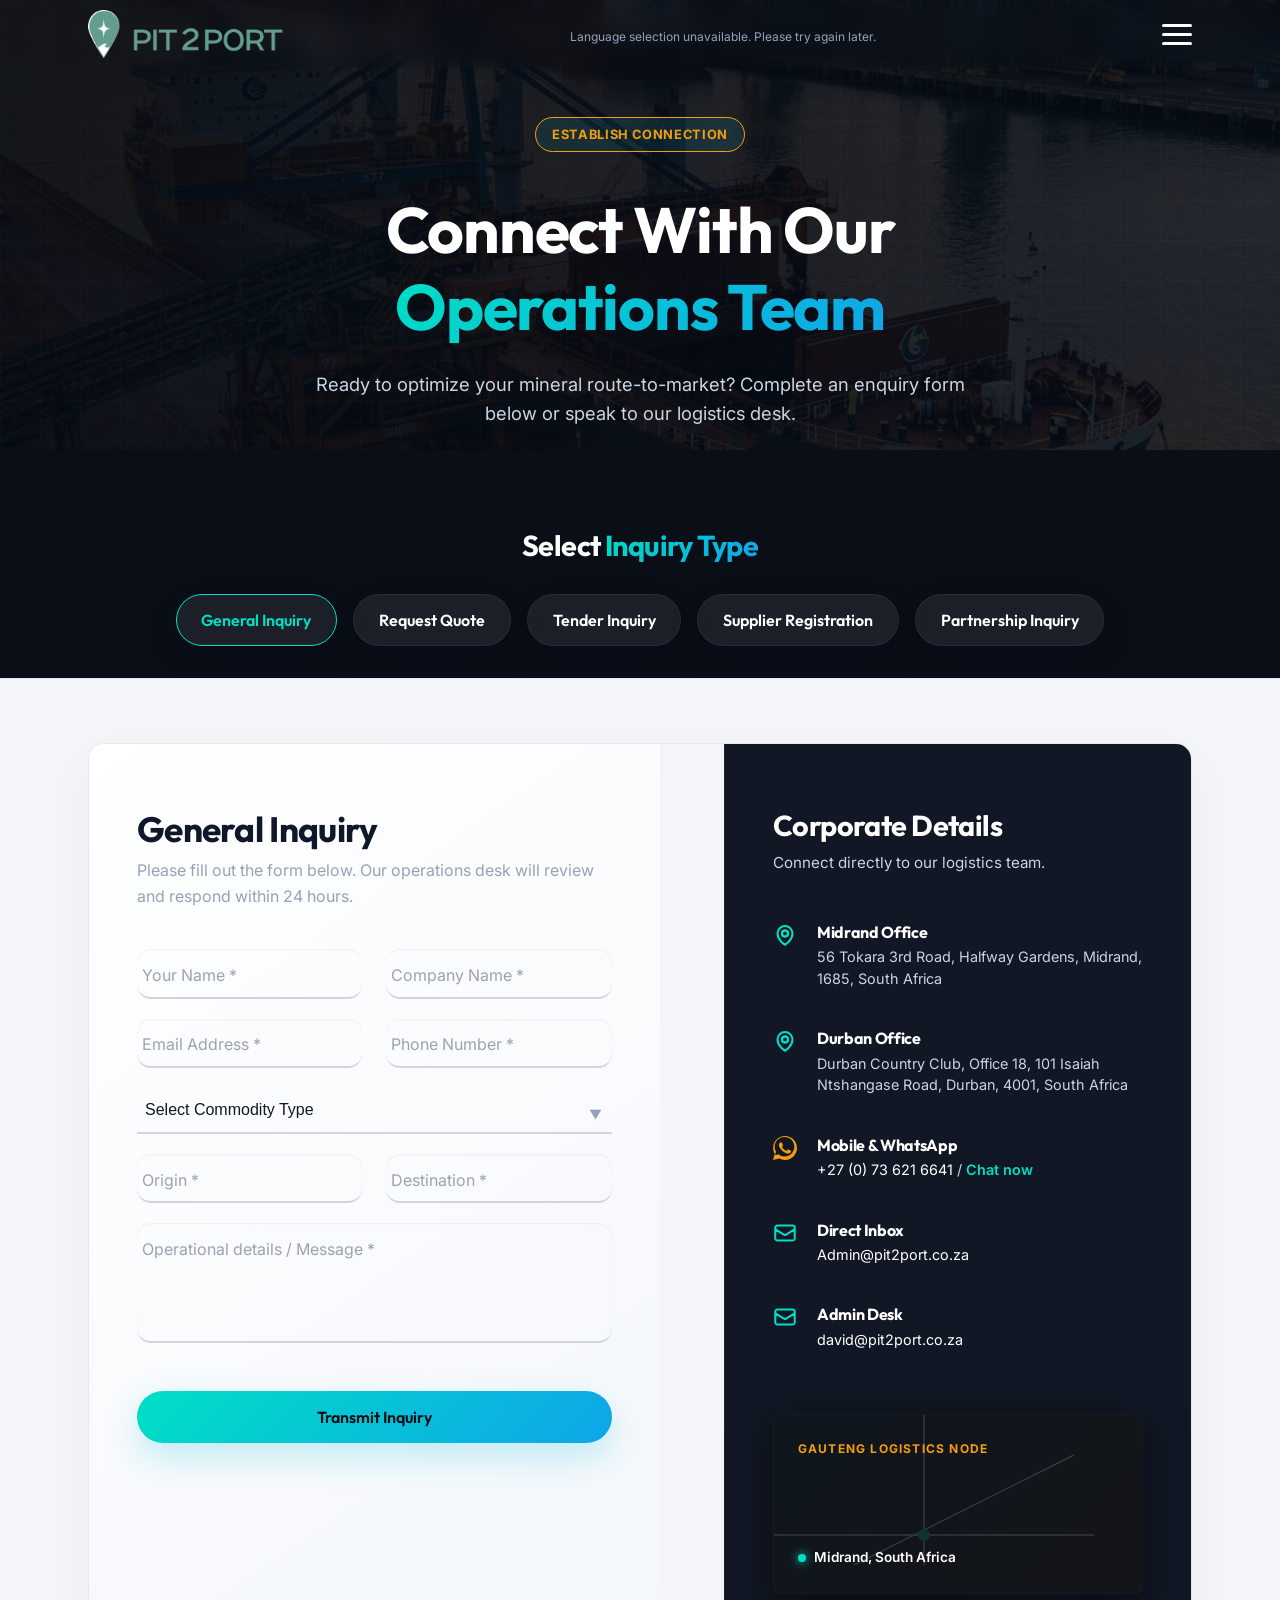
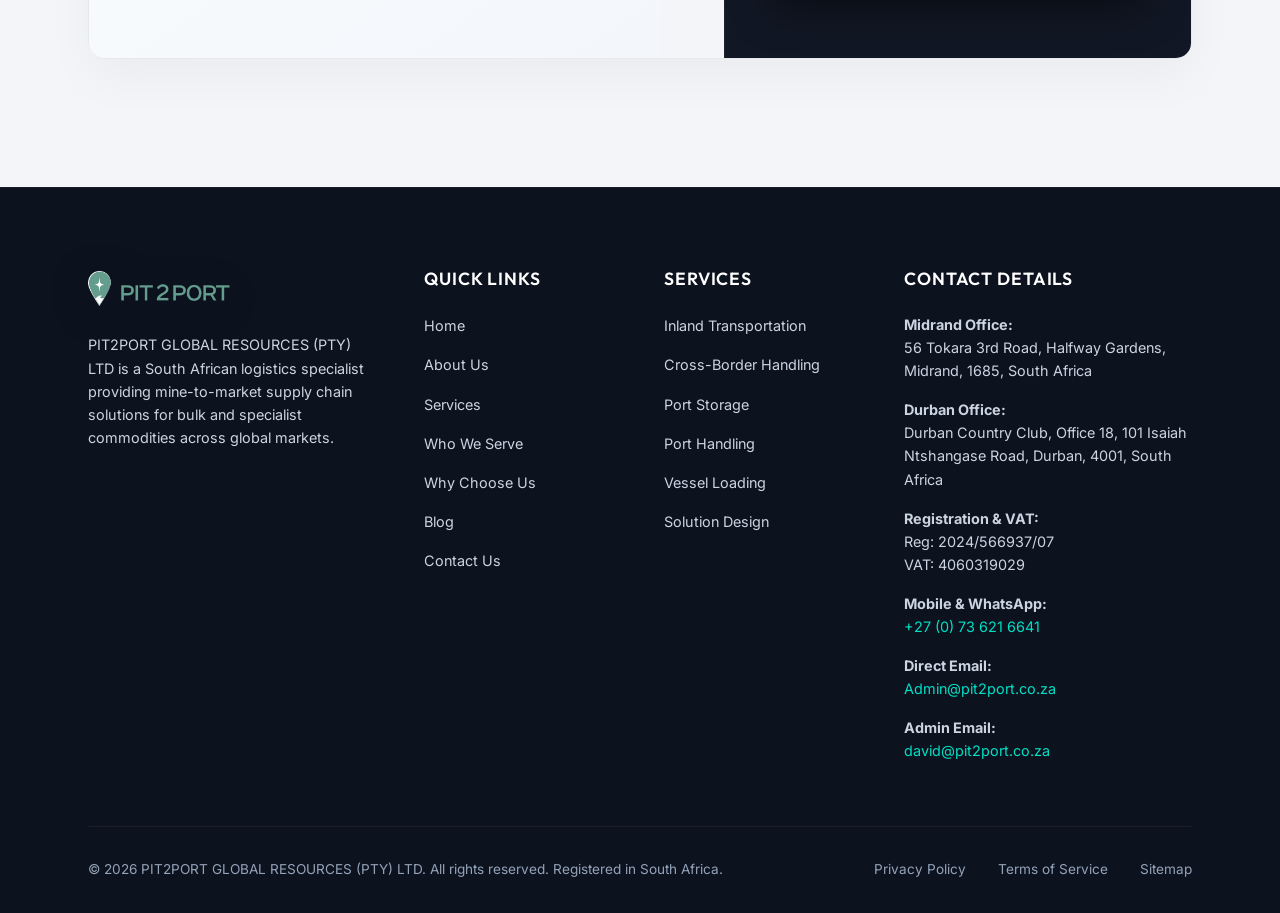
<file: contact.html>
<!doctype html>
<html lang="en">
  <head>
    <meta charset="UTF-8" />
    <meta name="viewport" content="width=device-width, initial-scale=1.0" />
    <meta
      name="description"
      content="Get in touch with PIT2PORT GLOBAL RESOURCES (PTY) LTD. Submit an inquiry for mine-to-market shipping, request a quote, submit a tender, or apply for supplier registration."
    />
    <meta
      name="keywords"
      content="Commodity Logistics South Africa, Request Quote Bulk Transport, Mining Logistics contact, Africa Customs clearing"
    />
    <link rel="canonical" href="https://www.pit2port.co.za/contact.html" />

    <!-- Open Graph -->
    <meta property="og:type" content="website" />
    <meta property="og:url" content="https://www.pit2port.co.za/contact.html" />
    <meta property="og:title" content="Contact Us | PIT2PORT GLOBAL RESOURCES (PTY) LTD" />
    <meta
      property="og:description"
      content="Submit a logistics inquiry, request a quote, or contact our team today."
    />
    <meta property="og:image" content="images/hero.jpg" />

    <title>Contact Us | PIT2PORT GLOBAL RESOURCES (PTY) LTD</title>

    <!-- Favicon Support -->
    <link rel="icon" type="image/png" href="images/logo.png" />

    <!-- Stylesheets -->
    <link rel="stylesheet" href="css/style.css?v=footer-layout-fix" />
    <link rel="stylesheet" href="css/responsive.css?v=mobile-layout-7" />
  </head>
  <body class="contact-page">
    <div id="scroll-progress"></div>

    <!-- STICKY HEADER -->
    <header class="header">
      <div class="container nav-container">
        <a href="index.html" class="logo" id="header-logo">
          <img src="images/logo.png" alt="Pit2Port Logo" />
        </a>

        <button
          class="menu-toggle"
          id="menu-toggle"
          aria-label="Toggle menu"
          aria-expanded="false"
        >
          <span></span>
          <span></span>
          <span></span>
        </button>

        <ul class="nav-menu">
          <li><a href="index.html" class="nav-link">Home</a></li>
          <li><a href="about.html" class="nav-link">About Us</a></li>
          <li><a href="services.html" class="nav-link">Services</a></li>
          <li><a href="who-we-serve.html" class="nav-link">Who We Serve</a></li>
          <li>
            <a href="why-choose-us.html" class="nav-link">Why Choose Us</a>
          </li>
          <li><a href="blog.html" class="nav-link">Blog</a></li>
          <li><a href="contact.html" class="nav-link active">Contact Us</a></li>
          <li class="nav-btn-mobile">
            <a href="contact.html#quote-form" class="btn btn-primary btn-sm"
              >Request a Quote</a
            >
          </li>
        </ul>

        <div class="nav-actions">
          <a
            href="contact.html#quote-form"
            class="btn btn-primary btn-header-quote"
            >Request a Quote</a
          >
        </div>
      </div>
    </header>

    <!-- HERO SECTION -->
    <section class="about-hero contact-page-hero">
      <div class="grid-overlay"></div>
      <div class="glow-orb" style="top: 15%; left: 10%"></div>
      <div class="container about-hero-content">
        <span
          class="panel-tag reveal"
          style="color: var(--accent-gold); border-color: var(--accent-gold)"
          >Establish Connection</span
        >
        <h1 class="reveal" style="transition-delay: 0.1s; margin-top: 1rem">
          Connect With Our <br /><span class="text-gradient"
            >Operations Team</span
          >
        </h1>
        <p
          class="reveal"
          style="
            transition-delay: 0.2s;
            max-width: 700px;
            font-size: 1.15rem;
            color: var(--text-secondary);
            margin-top: 1.5rem;
          "
        >
          Ready to optimize your mineral route-to-market? Complete an enquiry
          form below or speak to our logistics desk.
        </p>
      </div>
    </section>

    <!-- INQUIRY TYPE SELECTORS -->
    <section
      class="section"
      style="background: var(--bg-primary); padding: 5rem 0 2rem 0"
    >
      <div class="container">
        <h2
          class="section-title reveal"
          style="font-size: 1.8rem; margin-bottom: 2rem"
        >
          Select <span class="text-gradient">Inquiry Type</span>
        </h2>
        <div
          style="
            display: flex;
            flex-wrap: wrap;
            justify-content: center;
            gap: 1rem;
          "
          class="reveal"
        >
          <button
            class="btn btn-secondary category-btn active"
            data-type="General Inquiry"
            style="
              border: 1px solid var(--accent-teal);
              color: var(--accent-teal);
            "
          >
            General Inquiry
          </button>
          <button
            class="btn btn-secondary category-btn"
            data-type="Request Quote"
            style="border: 1px solid var(--glass-border)"
          >
            Request Quote
          </button>
          <button
            class="btn btn-secondary category-btn"
            data-type="Tender Inquiry"
            style="border: 1px solid var(--glass-border)"
          >
            Tender Inquiry
          </button>
          <button
            class="btn btn-secondary category-btn"
            data-type="Supplier Registration"
            style="border: 1px solid var(--glass-border)"
          >
            Supplier Registration
          </button>
          <button
            class="btn btn-secondary category-btn"
            data-type="Partnership Inquiry"
            style="border: 1px solid var(--glass-border)"
          >
            Partnership Inquiry
          </button>
        </div>
      </div>
    </section>

    <!-- CONTACT FORM & INFO SECTION -->
    <section
      class="section"
      style="
        background: var(--bg-light);
        color: var(--text-dark);
        border-top: 1px solid rgba(0, 0, 0, 0.05);
        padding-top: 4rem;
      "
    >
      <div class="container">
        <div
          id="contact-form"
          class="contact-container reveal"
          style="
            background: var(--white);
            border: 1px solid rgba(0, 0, 0, 0.05);
            box-shadow: 0 20px 50px rgba(0, 0, 0, 0.04);
            border-radius: var(--border-radius-md);
            overflow: hidden;
          "
        >
          <!-- Form Side -->
          <div class="contact-form-side" style="padding: 4rem 3rem">
            <h2
              style="color: var(--text-dark); margin-bottom: 0.5rem"
              id="form-heading"
            >
              General Inquiry
            </h2>
            <p style="color: var(--text-muted); margin-bottom: 2.5rem">
              Please fill out the form below. Our operations desk will review
              and respond within 24 hours.
            </p>

            <!-- 
            DEVELOPER INTEGRATION INSTRUCTIONS:
            To connect this form to a backend, you can choose one of the following methods:
            
            1. Formspree:
               - Sign up at formspree.io
               - Change form tag below to: <form id="contact-form" action="https://formspree.io/f/YOUR_FORM_ID" method="POST">
               - Ensure input elements have name attributes.
            
            2. EmailJS:
               - Include EmailJS SDK in head tag: <script type="text/javascript" src="https://cdn.jsdelivr.net/npm/@emailjs/browser@3/dist/email.min.js"></script>
               - Initialize in main.js with your public key.
               - Intercept submit event, call emailjs.sendForm('SERVICE_ID', 'TEMPLATE_ID', this).
            
            3. cPanel PHP Mail (Afrihost default):
               - Create a process_contact.php script in public_html/
               - Change form tag below to: <form id="contact-form" action="process_contact.php" method="POST">
               - In process_contact.php, read $_POST values, validate, and call PHP mail() or use PHPMailer to send.
          -->
            <form id="quote-form" novalidate>
              <!-- Hidden field to hold inquiry type -->
              <input
                type="hidden"
                id="inquiry-type"
                name="inquiry_type"
                value="General Inquiry"
              />

              <!-- Honeypot Field for Spam Protection -->
              <div style="display: none;">
                <label for="website">Leave this field blank</label>
                <input type="text" name="website" id="website" autocomplete="off" />
              </div>

              <div class="form-grid">
                <div class="form-group" style="position: relative">
                  <input
                    type="text"
                    id="name"
                    name="name"
                    required
                    class="form-input"
                    placeholder=" "
                    style="
                      width: 100%;
                      padding: 0.85rem 0.5rem;
                      border: none;
                      border-bottom: 2px solid #d1d5db;
                      background: transparent;
                      color: var(--text-dark);
                      font-size: 1rem;
                      outline: none;
                      transition: border-color 0.3s;
                    "
                  />
                  <label
                    for="name"
                    class="form-label"
                    style="
                      position: absolute;
                      left: 5px;
                      top: 0.85rem;
                      color: #9ca3af;
                      transition: all 0.3s;
                      pointer-events: none;
                    "
                    >Your Name *</label
                  >
                </div>

                <div class="form-group" style="position: relative">
                  <input
                    type="text"
                    id="company"
                    name="company"
                    required
                    class="form-input"
                    placeholder=" "
                    style="
                      width: 100%;
                      padding: 0.85rem 0.5rem;
                      border: none;
                      border-bottom: 2px solid #d1d5db;
                      background: transparent;
                      color: var(--text-dark);
                      font-size: 1rem;
                      outline: none;
                      transition: border-color 0.3s;
                    "
                  />
                  <label
                    for="company"
                    class="form-label"
                    style="
                      position: absolute;
                      left: 5px;
                      top: 0.85rem;
                      color: #9ca3af;
                      transition: all 0.3s;
                      pointer-events: none;
                    "
                    >Company Name *</label
                  >
                </div>

                <div class="form-group" style="position: relative">
                  <input
                    type="email"
                    id="email"
                    name="email"
                    required
                    class="form-input"
                    placeholder=" "
                    style="
                      width: 100%;
                      padding: 0.85rem 0.5rem;
                      border: none;
                      border-bottom: 2px solid #d1d5db;
                      background: transparent;
                      color: var(--text-dark);
                      font-size: 1rem;
                      outline: none;
                      transition: border-color 0.3s;
                    "
                  />
                  <label
                    for="email"
                    class="form-label"
                    style="
                      position: absolute;
                      left: 5px;
                      top: 0.85rem;
                      color: #9ca3af;
                      transition: all 0.3s;
                      pointer-events: none;
                    "
                    >Email Address *</label
                  >
                </div>

                <div class="form-group" style="position: relative">
                  <input
                    type="tel"
                    id="phone"
                    name="phone"
                    required
                    class="form-input"
                    placeholder=" "
                    style="
                      width: 100%;
                      padding: 0.85rem 0.5rem;
                      border: none;
                      border-bottom: 2px solid #d1d5db;
                      background: transparent;
                      color: var(--text-dark);
                      font-size: 1rem;
                      outline: none;
                      transition: border-color 0.3s;
                    "
                  />
                  <label
                    for="phone"
                    class="form-label"
                    style="
                      position: absolute;
                      left: 5px;
                      top: 0.85rem;
                      color: #9ca3af;
                      transition: all 0.3s;
                      pointer-events: none;
                    "
                    >Phone Number *</label
                  >
                </div>

                <div
                  class="form-group form-group-full"
                  style="grid-column: span 2; position: relative"
                >
                  <select
                    id="commodity-type"
                    name="commodity_type"
                    style="
                      width: 100%;
                      padding: 0.85rem 0.5rem;
                      border: none;
                      border-bottom: 2px solid #d1d5db;
                      background: transparent;
                      color: var(--text-dark);
                      font-size: 1rem;
                      outline: none;
                      cursor: pointer;
                      -webkit-appearance: none;
                      -moz-appearance: none;
                      appearance: none;
                    "
                  >
                    <option value="" disabled selected style="color: #9ca3af">
                      Select Commodity Type
                    </option>
                    <option value="Coal">Coal</option>
                    <option value="Chrome">Chrome</option>
                    <option value="Manganese">Manganese</option>
                    <option value="Iron Ore">Iron Ore</option>
                    <option value="Copper Concentrates">
                      Copper Concentrates
                    </option>
                    <option value="Nickel">Nickel</option>
                    <option value="Lithium">Lithium</option>
                    <option value="Fertilizer">Fertilizer</option>
                    <option value="Cement">Cement</option>
                    <option value="Limestone">Limestone</option>
                    <option value="Aggregates">Aggregates</option>
                    <option value="Bulk Minerals">Bulk Minerals</option>
                    <option value="Other">
                      Other / Specialist Commodities
                    </option>
                  </select>
                  <div
                    style="
                      position: absolute;
                      right: 10px;
                      top: 1.1rem;
                      pointer-events: none;
                      color: var(--text-muted);
                      font-size: 0.8rem;
                    "
                  >
                    &#9660;
                  </div>
                </div>

                <div class="form-group" style="position: relative">
                  <input
                    type="text"
                    id="origin"
                    name="origin"
                    required
                    class="form-input"
                    placeholder=" "
                    style="
                      width: 100%;
                      padding: 0.85rem 0.5rem;
                      border: none;
                      border-bottom: 2px solid #d1d5db;
                      background: transparent;
                      color: var(--text-dark);
                      font-size: 1rem;
                      outline: none;
                      transition: border-color 0.3s;
                    "
                  />
                  <label
                    for="origin"
                    class="form-label"
                    style="
                      position: absolute;
                      left: 5px;
                      top: 0.85rem;
                      color: #9ca3af;
                      transition: all 0.3s;
                      pointer-events: none;
                    "
                    >Origin *</label
                  >
                </div>

                <div class="form-group" style="position: relative">
                  <input
                    type="text"
                    id="destination"
                    name="destination"
                    required
                    class="form-input"
                    placeholder=" "
                    style="
                      width: 100%;
                      padding: 0.85rem 0.5rem;
                      border: none;
                      border-bottom: 2px solid #d1d5db;
                      background: transparent;
                      color: var(--text-dark);
                      font-size: 1rem;
                      outline: none;
                      transition: border-color 0.3s;
                    "
                  />
                  <label
                    for="destination"
                    class="form-label"
                    style="
                      position: absolute;
                      left: 5px;
                      top: 0.85rem;
                      color: #9ca3af;
                      transition: all 0.3s;
                      pointer-events: none;
                    "
                    >Destination *</label
                  >
                </div>

                <div
                  class="form-group form-group-full"
                  style="grid-column: span 2; position: relative"
                >
                  <textarea
                    id="message"
                    name="message"
                    required
                    class="form-input"
                    placeholder=" "
                    style="
                      width: 100%;
                      height: 120px;
                      padding: 0.85rem 0.5rem;
                      border: none;
                      border-bottom: 2px solid #d1d5db;
                      background: transparent;
                      color: var(--text-dark);
                      font-size: 1rem;
                      outline: none;
                      transition: border-color 0.3s;
                      resize: none;
                    "
                  ></textarea>
                  <label
                    for="message"
                    class="form-label"
                    style="
                      position: absolute;
                      left: 5px;
                      top: 0.85rem;
                      color: #9ca3af;
                      transition: all 0.3s;
                      pointer-events: none;
                    "
                    >Operational details / Message *</label
                  >
                </div>
              </div>

              <button
                type="submit"
                class="btn btn-primary"
                style="padding: 1rem 2.5rem; width: 100%"
              >
                Transmit Inquiry
              </button>
            </form>
          </div>

          <!-- Info Side -->
          <div
            class="contact-info-side"
            style="
              background: var(--bg-secondary);
              padding: 4rem 3rem;
              color: var(--text-primary);
            "
          >
            <div class="info-header" style="margin-bottom: 3rem">
              <h3 style="color: var(--text-primary); margin-bottom: 0.5rem">
                Corporate Details
              </h3>
              <p style="color: var(--text-secondary); font-size: 0.95rem">
                Connect directly to our logistics team.
              </p>
            </div>

            <ul
              class="info-list"
              style="
                list-style: none;
                display: flex;
                flex-direction: column;
                gap: 2.5rem;
                margin-bottom: 4rem;
              "
            >
              <!-- Office locations -->
              <li style="display: flex; gap: 1.25rem">
                <div
                  style="
                    color: var(--accent-teal);
                    flex-shrink: 0;
                    width: 1.5rem;
                    height: 1.5rem;
                  "
                >
                  <svg
                    fill="none"
                    stroke="currentColor"
                    stroke-width="2"
                    viewBox="0 0 24 24"
                    xmlns="http://www.w3.org/2000/svg"
                  >
                    <path
                      stroke-linecap="round"
                      stroke-linejoin="round"
                      d="M15 10.5a3 3 0 11-6 0 3 3 0 016 0z"
                    ></path>
                    <path
                      stroke-linecap="round"
                      stroke-linejoin="round"
                      d="M19.5 10.5c0 7.142-7.5 11.25-7.5 11.25s-7.5-4.108-7.5-11.25a7.5 7.5 0 1 1 15 0zM12 13.5a3 3 0 1 0 0-6 3 3 0 0 0 0 6z"
                    ></path>
                  </svg>
                </div>
                <div>
                  <h4
                    style="
                      color: var(--text-primary);
                      font-size: 1rem;
                      margin-bottom: 0.25rem;
                    "
                  >
                    Midrand Office
                  </h4>
                  <p
                    style="
                      color: var(--text-secondary);
                      font-size: 0.9rem;
                      line-height: 1.5;
                    "
                  >
                    56 Tokara 3rd Road, Halfway Gardens, Midrand, 1685, South Africa
                  </p>
                </div>
              </li>

              <li style="display: flex; gap: 1.25rem">
                <div
                  style="
                    color: var(--accent-teal);
                    flex-shrink: 0;
                    width: 1.5rem;
                    height: 1.5rem;
                  "
                >
                  <svg
                    fill="none"
                    stroke="currentColor"
                    stroke-width="2"
                    viewBox="0 0 24 24"
                    xmlns="http://www.w3.org/2000/svg"
                  >
                    <path
                      stroke-linecap="round"
                      stroke-linejoin="round"
                      d="M15 10.5a3 3 0 11-6 0 3 3 0 016 0z"
                    ></path>
                    <path
                      stroke-linecap="round"
                      stroke-linejoin="round"
                      d="M19.5 10.5c0 7.142-7.5 11.25-7.5 11.25s-7.5-4.108-7.5-11.25a7.5 7.5 0 1 1 15 0zM12 13.5a3 3 0 1 0 0-6 3 3 0 0 0 0 6z"
                    ></path>
                  </svg>
                </div>
                <div>
                  <h4
                    style="
                      color: var(--text-primary);
                      font-size: 1rem;
                      margin-bottom: 0.25rem;
                    "
                  >
                    Durban Office
                  </h4>
                  <p
                    style="
                      color: var(--text-secondary);
                      font-size: 0.9rem;
                      line-height: 1.5;
                    "
                  >
                    Durban Country Club, Office 18, 101 Isaiah Ntshangase Road,
                    Durban, 4001, South Africa
                  </p>
                </div>
              </li>

              <!-- Phone & WhatsApp -->
              <li style="display: flex; gap: 1.25rem">
                <div
                  style="
                    color: var(--accent-gold);
                    flex-shrink: 0;
                    width: 1.5rem;
                    height: 1.5rem;
                  "
                >
                  <svg
                    fill="currentColor"
                    viewBox="0 0 24 24"
                    xmlns="http://www.w3.org/2000/svg"
                    style="width: 1.5rem; height: 1.5rem"
                  >
                    <path
                      d="M.057 24l1.687-6.163c-1.041-1.804-1.588-3.849-1.587-5.946C.06 5.348 5.397.01 12.008.01c3.202.001 6.212 1.246 8.477 3.514 2.266 2.268 3.507 5.28 3.505 8.484-.004 6.657-5.34 11.997-11.953 11.997-2.005-.001-3.973-.502-5.724-1.455L0 24zm6.59-4.846c1.6.95 3.188 1.449 4.825 1.451 5.436 0 9.86-4.37 9.864-9.799.002-2.63-1.023-5.101-2.885-6.968C16.63 2.01 14.154.993 11.53 1.003c-5.438 0-9.864 4.372-9.869 9.803-.002 1.73.475 3.42 1.381 4.908l-.98 3.577 3.676-.957zM17.47 14.397c-.3-.149-1.777-.878-2.05-.978-.272-.098-.47-.149-.669.149-.198.297-.767.966-.94 1.164-.173.199-.347.223-.647.074-.3-.149-1.265-.467-2.41-1.487-.89-.794-1.49-1.77-1.664-2.07-.173-.299-.018-.46.131-.609.135-.134.3-.349.449-.523.15-.174.2-.298.3-.497.099-.198.05-.372-.025-.521-.075-.149-.669-1.612-.916-2.207-.242-.579-.487-.5-.669-.51-.173-.008-.371-.01-.57-.01-.198 0-.52.074-.792.372-.272.297-1.04 1.016-1.04 2.479 0 1.462 1.065 2.875 1.213 3.074.149.198 2.096 3.2 5.077 4.487.709.306 1.262.489 1.694.625.712.227 1.36.195 1.871.118.571-.085 1.777-.726 2.025-1.43.248-.703.248-1.306.173-1.43-.075-.124-.272-.198-.57-.347z"
                    />
                  </svg>
                </div>
                <div>
                  <h4
                    style="
                      color: var(--text-primary);
                      font-size: 1rem;
                      margin-bottom: 0.25rem;
                    "
                  >
                    Mobile & WhatsApp
                  </h4>
                  <p
                    style="
                      color: var(--text-secondary);
                      font-size: 0.9rem;
                      line-height: 1.5;
                    "
                  >
                    <a
                      href="tel:+27736216641"
                      style="color: var(--text-primary)"
                      >+27 (0) 73 621 6641</a
                    >
                    /
                    <a
                      href="https://wa.me/27736216641?text=Hi%20Pit2Port%2C%20I%20would%20like%20to%20request%20a%20logistics%20quote."
                      target="_blank"
                      style="color: var(--accent-teal); font-weight: 600"
                      >Chat now</a
                    >
                  </p>
                </div>
              </li>

              <!-- Email -->
              <li style="display: flex; gap: 1.25rem">
                <div
                  style="
                    color: var(--accent-teal);
                    flex-shrink: 0;
                    width: 1.5rem;
                    height: 1.5rem;
                  "
                >
                  <svg
                    fill="none"
                    stroke="currentColor"
                    stroke-width="2"
                    viewBox="0 0 24 24"
                    xmlns="http://www.w3.org/2000/svg"
                  >
                    <path
                      stroke-linecap="round"
                      stroke-linejoin="round"
                      d="M21.75 6.75v10.5a2.25 2.25 0 01-2.25 2.25h-15a2.25 2.25 0 01-2.25-2.25V6.75m19.5 0A2.25 2.25 0 0019.5 4.5h-15a2.25 2.25 0 00-2.25 2.25m19.5 0v.243a2.25 2.25 0 01-1.07 1.916l-7.5 4.615a2.25 2.25 0 01-2.36 0L3.32 8.91a2.25 2.25 0 01-1.07-1.916V6.75"
                    ></path>
                  </svg>
                </div>
                <div>
                  <h4
                    style="
                      color: var(--text-primary);
                      font-size: 1rem;
                      margin-bottom: 0.25rem;
                    "
                  >
                    Direct Inbox
                  </h4>
                  <p
                    style="
                      color: var(--text-secondary);
                      font-size: 0.9rem;
                      line-height: 1.5;
                    "
                  >
                    <a
                      href="mailto:Admin@pit2port.co.za"
                      style="color: var(--text-primary)"
                      >Admin@pit2port.co.za</a
                    >
                  </p>
                </div>
              </li>

              <!-- Admin Email -->
              <li style="display: flex; gap: 1.25rem">
                <div
                  style="
                    color: var(--accent-teal);
                    flex-shrink: 0;
                    width: 1.5rem;
                    height: 1.5rem;
                  "
                >
                  <svg
                    fill="none"
                    stroke="currentColor"
                    stroke-width="2"
                    viewBox="0 0 24 24"
                    xmlns="http://www.w3.org/2000/svg"
                  >
                    <path
                      stroke-linecap="round"
                      stroke-linejoin="round"
                      d="M21.75 6.75v10.5a2.25 2.25 0 01-2.25 2.25h-15a2.25 2.25 0 01-2.25-2.25V6.75m19.5 0A2.25 2.25 0 0019.5 4.5h-15a2.25 2.25 0 00-2.25 2.25m19.5 0v.243a2.25 2.25 0 01-1.07 1.916l-7.5 4.615a2.25 2.25 0 01-2.36 0L3.32 8.91a2.25 2.25 0 01-1.07-1.916V6.75"
                    ></path>
                  </svg>
                </div>
                <div>
                  <h4
                    style="
                      color: var(--text-primary);
                      font-size: 1rem;
                      margin-bottom: 0.25rem;
                    "
                  >
                    Admin Desk
                  </h4>
                  <p
                    style="
                      color: var(--text-secondary);
                      font-size: 0.9rem;
                      line-height: 1.5;
                    "
                  >
                    <a
                      href="mailto:david@pit2port.co.za"
                      style="color: var(--text-primary)"
                      >david@pit2port.co.za</a
                    >
                  </p>
                </div>
              </li>
            </ul>

            <!-- Google Maps styled placeholder visual -->
            <div
              style="
                position: relative;
                border-radius: var(--border-radius-sm);
                overflow: hidden;
                height: 180px;
                border: 1px solid var(--glass-border);
                box-shadow: var(--glass-shadow);
                background: var(--bg-primary);
              "
            >
              <div
                style="
                  position: absolute;
                  top: 0;
                  left: 0;
                  width: 100%;
                  height: 100%;
                  background: linear-gradient(
                    135deg,
                    rgba(110, 164, 151, 0.05),
                    rgba(200, 155, 60, 0.05)
                  );
                  z-index: 1;
                "
              ></div>
              <div
                style="
                  padding: 1.5rem;
                  position: relative;
                  z-index: 2;
                  height: 100%;
                  display: flex;
                  flex-direction: column;
                  justify-content: space-between;
                "
              >
                <span
                  style="
                    font-size: 0.75rem;
                    text-transform: uppercase;
                    letter-spacing: 0.1em;
                    color: var(--accent-gold);
                    font-weight: 700;
                  "
                  >Gauteng Logistics Node</span
                >
                <div
                  style="display: flex; flex-direction: column; gap: 0.25rem"
                >
                  <div style="display: flex; align-items: center; gap: 0.5rem">
                    <div
                      style="
                        width: 8px;
                        height: 8px;
                        background: var(--accent-teal);
                        border-radius: 50%;
                        box-shadow: 0 0 10px var(--accent-teal);
                      "
                    ></div>
                    <span style="font-size: 0.85rem; font-weight: 600"
                      >Midrand, South Africa</span
                    >
                  </div>
                </div>
              </div>
              <!-- Simple graphic map lines -->
              <svg
                width="100%"
                height="100%"
                style="position: absolute; top: 0; left: 0; opacity: 0.15"
                xmlns="http://www.w3.org/2000/svg"
              >
                <line
                  x1="20"
                  y1="180"
                  x2="300"
                  y2="40"
                  stroke="#FFFFFF"
                  stroke-width="1.5"
                />
                <line
                  x1="150"
                  y1="0"
                  x2="150"
                  y2="240"
                  stroke="#FFFFFF"
                  stroke-width="1.5"
                />
                <line
                  x1="0"
                  y1="120"
                  x2="320"
                  y2="120"
                  stroke="#FFFFFF"
                  stroke-width="1.5"
                />
                <circle cx="150" cy="120" r="6" fill="var(--accent-teal)" />
              </svg>
            </div>
          </div>
        </div>
      </div>
    </section>

    <!-- FOOTER -->
    <footer
      class="footer"
      style="
        background: #0d121f;
        border-top: 1px solid rgba(255, 255, 255, 0.05);
        padding: 5rem 0 2rem 0;
      "
    >
      <div class="container">
        <div class="footer-grid">
          <div class="footer-brand">
            <a href="index.html" class="logo">
              <img
                src="images/logo.png"
                alt="Pit2Port Logo"
                style="height: 35px; width: auto"
              />
            </a>
            <p>
              PIT2PORT GLOBAL RESOURCES (PTY) LTD is a South African logistics
              specialist providing mine-to-market supply chain solutions for
              bulk and specialist commodities across global markets.
            </p>
            <!-- Placeholder social links (to be activated when company accounts are live)
            <div
              class="social-links"
              style="display: flex; gap: 1rem; margin-top: 1.5rem"
            >
              <a
                href="https://linkedin.com"
                target="_blank"
                class="social-icon"
                aria-label="LinkedIn"
              >
                <svg
                  fill="currentColor"
                  viewBox="0 0 24 24"
                  xmlns="http://www.w3.org/2000/svg"
                  style="width: 1.25rem; height: 1.25rem"
                >
                  <path
                    d="M19 0h-14c-2.761 0-5 2.239-5 5v14c0 2.761 2.239 5 5 5h14c2.762 0 5-2.239 5-5v-14c0-2.761-2.238-5-5-5zm-11 19h-3v-11h3v11zm-1.5-12.268c-.966 0-1.75-.79-1.75-1.764s.784-1.764 1.75-1.764 1.75.79 1.75 1.764-.783 1.764-1.75 1.764zm13.5 12.268h-3v-5.604c0-3.368-4-3.113-4 0v5.604h-3v-11h3v1.765c1.396-2.586 7-2.777 7 2.476v6.759z"
                  />
                </svg>
              </a>
              <a
                href="https://facebook.com"
                target="_blank"
                class="social-icon"
                aria-label="Facebook"
              >
                <svg
                  fill="currentColor"
                  viewBox="0 0 24 24"
                  xmlns="http://www.w3.org/2000/svg"
                  style="width: 1.25rem; height: 1.25rem"
                >
                  <path
                    d="M22 12c0-5.52-4.48-10-10-10S2 6.48 2 12c0 4.84 3.44 8.87 8 9.8V15H8v-3h2V9.5C10 7.57 11.57 6 13.5 6H16v3h-2c-.55 0-1 .45-1 1v2h3v3h-3v6.95c4.56-.93 8-4.96 8-9.75z"
                  />
                </svg>
              </a>
              <a
                href="https://twitter.com"
                target="_blank"
                class="social-icon"
                aria-label="X / Twitter"
              >
                <svg
                  fill="currentColor"
                  viewBox="0 0 24 24"
                  xmlns="http://www.w3.org/2000/svg"
                  style="width: 1.25rem; height: 1.25rem"
                >
                  <path
                    d="M18.244 2.25h3.308l-7.227 8.26 8.502 11.24H16.17l-5.214-6.817L4.99 21.75H1.68l7.73-8.835L1.254 2.25H8.08l4.713 6.231zm-1.161 17.52h1.833L7.084 4.126H5.117z"
                  />
                </svg>
              </a>
            </div>
            -->
          </div>

          <div>
            <h3 class="footer-heading">Quick Links</h3>
            <ul class="footer-links">
              <li><a href="index.html" class="footer-link">Home</a></li>
              <li><a href="about.html" class="footer-link">About Us</a></li>
              <li><a href="services.html" class="footer-link">Services</a></li>
              <li>
                <a href="who-we-serve.html" class="footer-link">Who We Serve</a>
              </li>
              <li>
                <a href="why-choose-us.html" class="footer-link"
                  >Why Choose Us</a
                >
              </li>
              <li><a href="blog.html" class="footer-link">Blog</a></li>
              <li><a href="contact.html" class="footer-link">Contact Us</a></li>
            </ul>
          </div>

          <div>
            <h3 class="footer-heading">Services</h3>
            <ul class="footer-links">
              <li>
                <a
                  href="services.html#inland-transportation"
                  class="footer-link"
                  >Inland Transportation</a
                >
              </li>
              <li>
                <a
                  href="services.html#cross-border-handling"
                  class="footer-link"
                  >Cross-Border Handling</a
                >
              </li>
              <li>
                <a href="services.html#port-storage" class="footer-link"
                  >Port Storage</a
                >
              </li>
              <li>
                <a href="services.html#port-handling" class="footer-link"
                  >Port Handling</a
                >
              </li>
              <li>
                <a href="services.html#vessel-loading" class="footer-link"
                  >Vessel Loading</a
                >
              </li>
              <li>
                <a href="services.html#supply-chain-design" class="footer-link"
                  >Solution Design</a
                >
              </li>
            </ul>
          </div>

          <div>
            <h3 class="footer-heading">Contact Details</h3>
            <ul
              class="footer-links"
              style="color: var(--text-secondary); font-size: 0.9rem; gap: 1rem"
            >
              <li>
                <strong>Midrand Office:</strong><br />
                56 Tokara 3rd Road, Halfway Gardens, Midrand, 1685, South Africa
              </li>
              <li>
                <strong>Durban Office:</strong><br />
                Durban Country Club, Office 18, 101 Isaiah Ntshangase Road,
                Durban, 4001, South Africa
              </li>
              <li>
                <strong>Registration & VAT:</strong><br />
                Reg: 2024/566937/07<br />
                VAT: 4060319029
              </li>
              <li>
                <strong>Mobile & WhatsApp:</strong><br />
                <a href="tel:+27736216641" style="color: var(--accent-teal)"
                  >+27 (0) 73 621 6641</a
                >
              </li>
              <li>
                <strong>Direct Email:</strong><br />
                <a
                  href="mailto:Admin@pit2port.co.za"
                  style="color: var(--accent-teal)"
                  >Admin@pit2port.co.za</a
                >
              </li>
              <li>
                <strong>Admin Email:</strong><br />
                <a
                  href="mailto:david@pit2port.co.za"
                  style="color: var(--accent-teal)"
                  >david@pit2port.co.za</a
                >
              </li>
            </ul>
          </div>
        </div>

        <div class="footer-bottom">
          <p>
            &copy; 2026 PIT2PORT GLOBAL RESOURCES (PTY) LTD. All rights reserved.
            Registered in South Africa.
          </p>
          <div class="footer-bottom-links">
            <a href="contact.html">Privacy Policy</a>
            <a href="contact.html#quote-form">Terms of Service</a>
            <a href="contact.html">Sitemap</a>
          </div>
        </div>
      </div>
    </footer>

    
    <!-- MOBILE STICKY BOTTOM ACTION BAR -->
    <div class="mobile-sticky-bar">
      <a href="https://wa.me/27736216641?text=Hi%20Pit2Port%2C%20I%20would%20like%20to%20request%20a%20logistics%20quote." target="_blank" class="sticky-bar-item whatsapp">
        <svg fill="currentColor" viewBox="0 0 24 24" xmlns="http://www.w3.org/2000/svg" style="width: 20px; height: 20px;">
          <path d="M.057 24l1.687-6.163c-1.041-1.804-1.588-3.849-1.587-5.946C.06 5.348 5.397.01 12.008.01c3.202.001 6.212 1.246 8.477 3.514 2.266 2.268 3.507 5.28 3.505 8.484-.004 6.657-5.34 11.997-11.953 11.997-2.005-.001-3.973-.502-5.724-1.455L0 24zm6.59-4.846c1.6.95 3.188 1.449 4.825 1.451 5.436 0 9.86-4.37 9.864-9.799.002-2.63-1.023-5.101-2.885-6.968C16.63 2.01 14.154.993 11.53 1.003c-5.438 0-9.864 4.372-9.869 9.803-.002 1.73.475 3.42 1.381 4.908l-.98 3.577 3.676-.957zM17.47 14.397c-.3-.149-1.777-.878-2.05-.978-.272-.098-.47-.149-.669.149-.198.297-.767.966-.94 1.164-.173.199-.347.223-.647.074-.3-.149-1.265-.467-2.41-1.487-.89-.794-1.49-1.77-1.664-2.07-.173-.299-.018-.46.131-.609.135-.134.3-.349.449-.523.15-.174.2-.298.3-.497.099-.198.05-.372-.025-.521-.075-.149-.669-1.612-.916-2.207-.242-.579-.487-.5-.669-.51-.173-.008-.371-.01-.57-.01-.198 0-.52.074-.792.372-.272.297-1.04 1.016-1.04 2.479 0 1.462 1.065 2.875 1.213 3.074.149.198 2.096 3.2 5.077 4.487.709.306 1.262.489 1.694.625.712.227 1.36.195 1.871.118.571-.085 1.777-.726 2.025-1.43.248-.703.248-1.306.173-1.43-.075-.124-.272-.198-.57-.347z"/>
        </svg>
        <span>WhatsApp</span>
      </a>
      <a href="tel:+27736216641" class="sticky-bar-item phone">
        <svg fill="currentColor" viewBox="0 0 24 24" xmlns="http://www.w3.org/2000/svg" style="width: 18px; height: 18px;">
          <path d="M2.25 6.75c0 8.284 6.716 15 15 15h2.25a2.25 2.25 0 002.25-2.25v-1.372c0-.516-.351-.966-.852-1.091l-4.423-1.106c-.44-.11-.902.055-1.173.417l-1.514 2.018a14.947 14.947 0 01-6.577-6.577l2.018-1.514c.361-.272.527-.734.417-1.173L6.963 3.106a1.125 1.125 0 00-1.091-.852H3.75A2.25 2.25 0 001.5 4.5v2.25z"/>
        </svg>
        <span>Call Us</span>
      </a>
      <a href="contact.html#quote-form" class="sticky-bar-item quote">
        <svg fill="currentColor" viewBox="0 0 24 24" xmlns="http://www.w3.org/2000/svg" style="width: 18px; height: 18px;">
          <path d="M19.5 21a3 3 0 003-3v-4.5a3 3 0 00-3-3h-15a3 3 0 00-3 3V18a3 3 0 003 3h15zM1.5 10.146V6a3 3 0 013-3h15a3 3 0 013 3v4.146c-.927-.723-2.099-1.146-3.375-1.146h-14.25c-1.276 0-2.448.423-3.375 1.146z" />
        </svg>
        <span>Get Quote</span>
      </a>
    </div>

    <!-- Scripts -->
    <script src="js/main.js?v=language-selector-10"></script>
    <script src="js/animations.js?v=mobile-layout-2"></script>

    <script>
      // Specific Javascript logic for Category selection on contact page
      document.addEventListener("DOMContentLoaded", () => {
        const categoryButtons = document.querySelectorAll(".category-btn");
        const formHeading = document.getElementById("form-heading");
        const inquiryTypeInput = document.getElementById("inquiry-type");

        categoryButtons.forEach((btn) => {
          btn.addEventListener("click", () => {
            // Remove active classes
            categoryButtons.forEach((b) => {
              b.classList.remove("active");
              b.style.borderColor = "var(--glass-border)";
              b.style.color = "";
            });

            // Add active class to clicked button
            btn.classList.add("active");
            const type = btn.getAttribute("data-type");

            // Apply specific border color based on theme
            if (
              type === "General Inquiry" ||
              type === "Tender Inquiry" ||
              type === "Partnership Inquiry"
            ) {
              btn.style.borderColor = "var(--accent-teal)";
              btn.style.color = "var(--accent-teal)";
            } else {
              btn.style.borderColor = "var(--accent-gold)";
              btn.style.color = "var(--accent-gold)";
            }

            // Update hidden input & heading
            inquiryTypeInput.value = type;
            formHeading.textContent = type;
          });
        });
      });
    </script>
  </body>
</html>
</file>
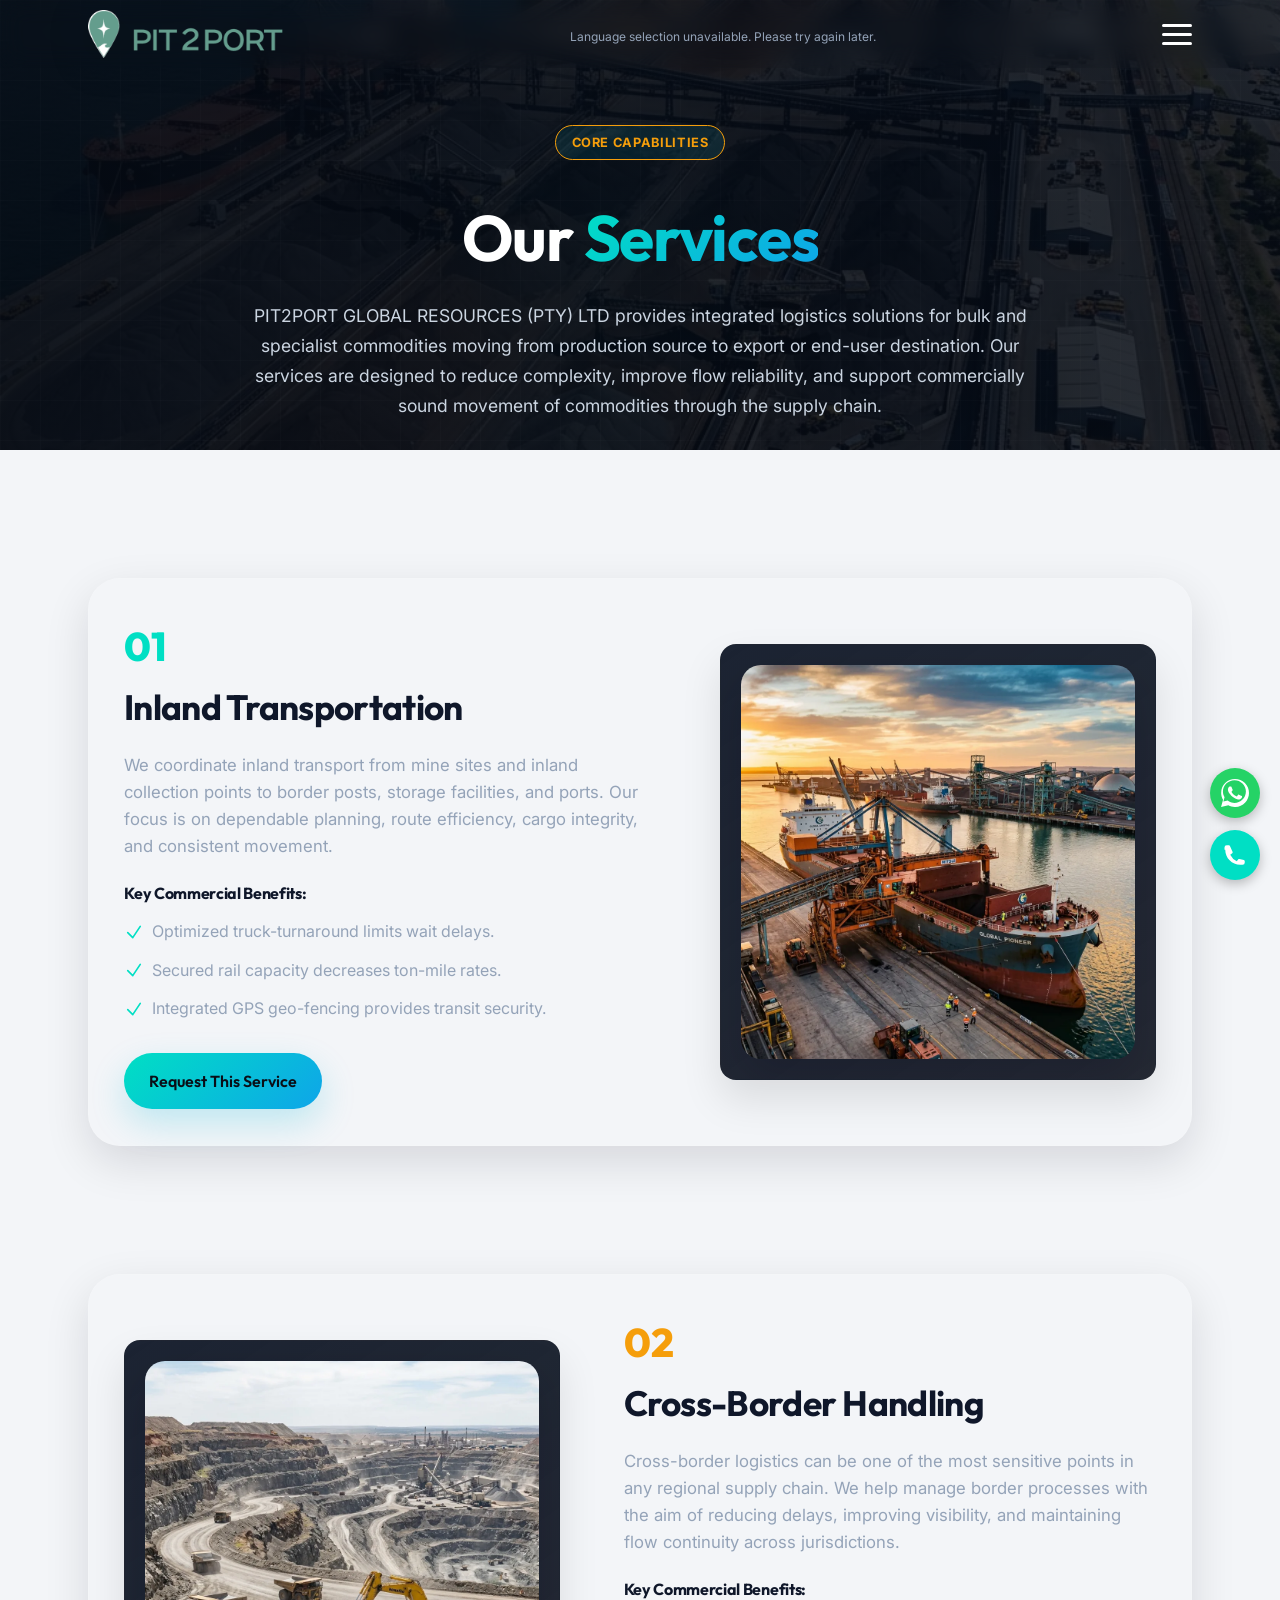
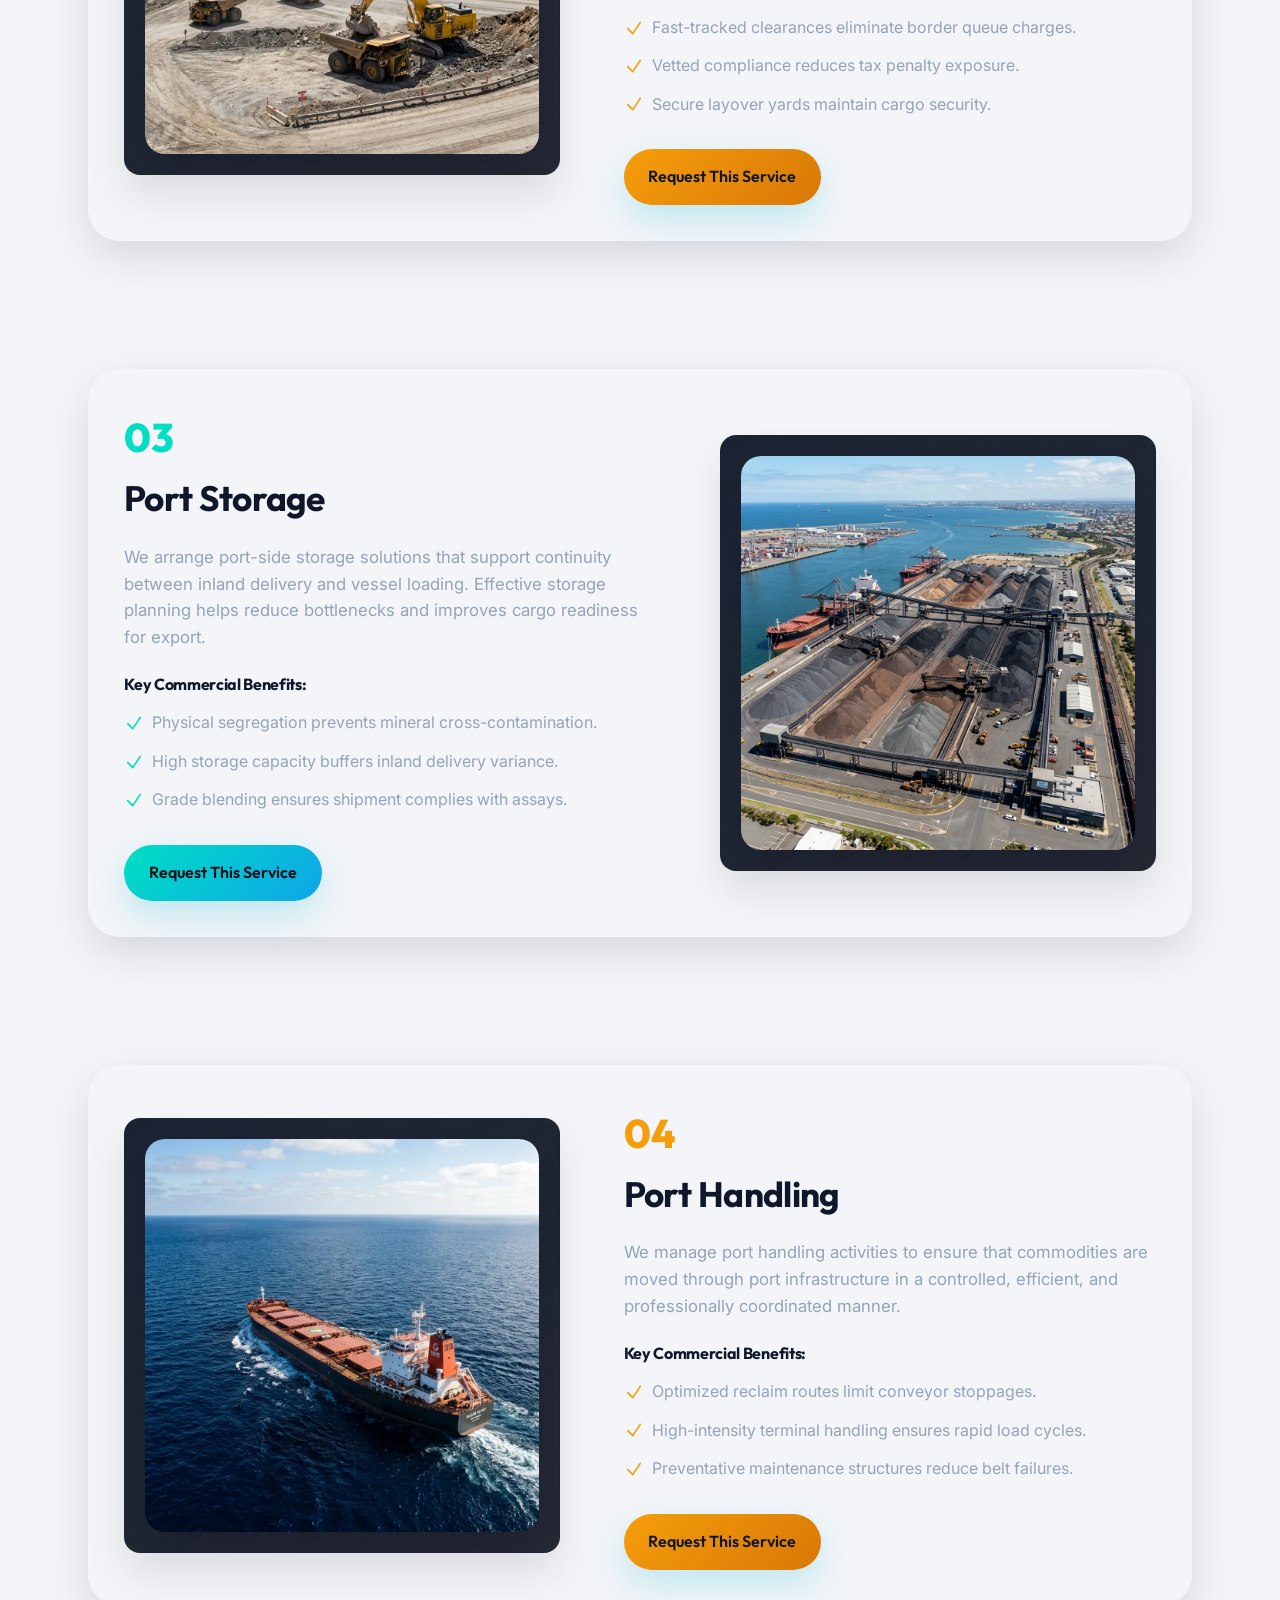
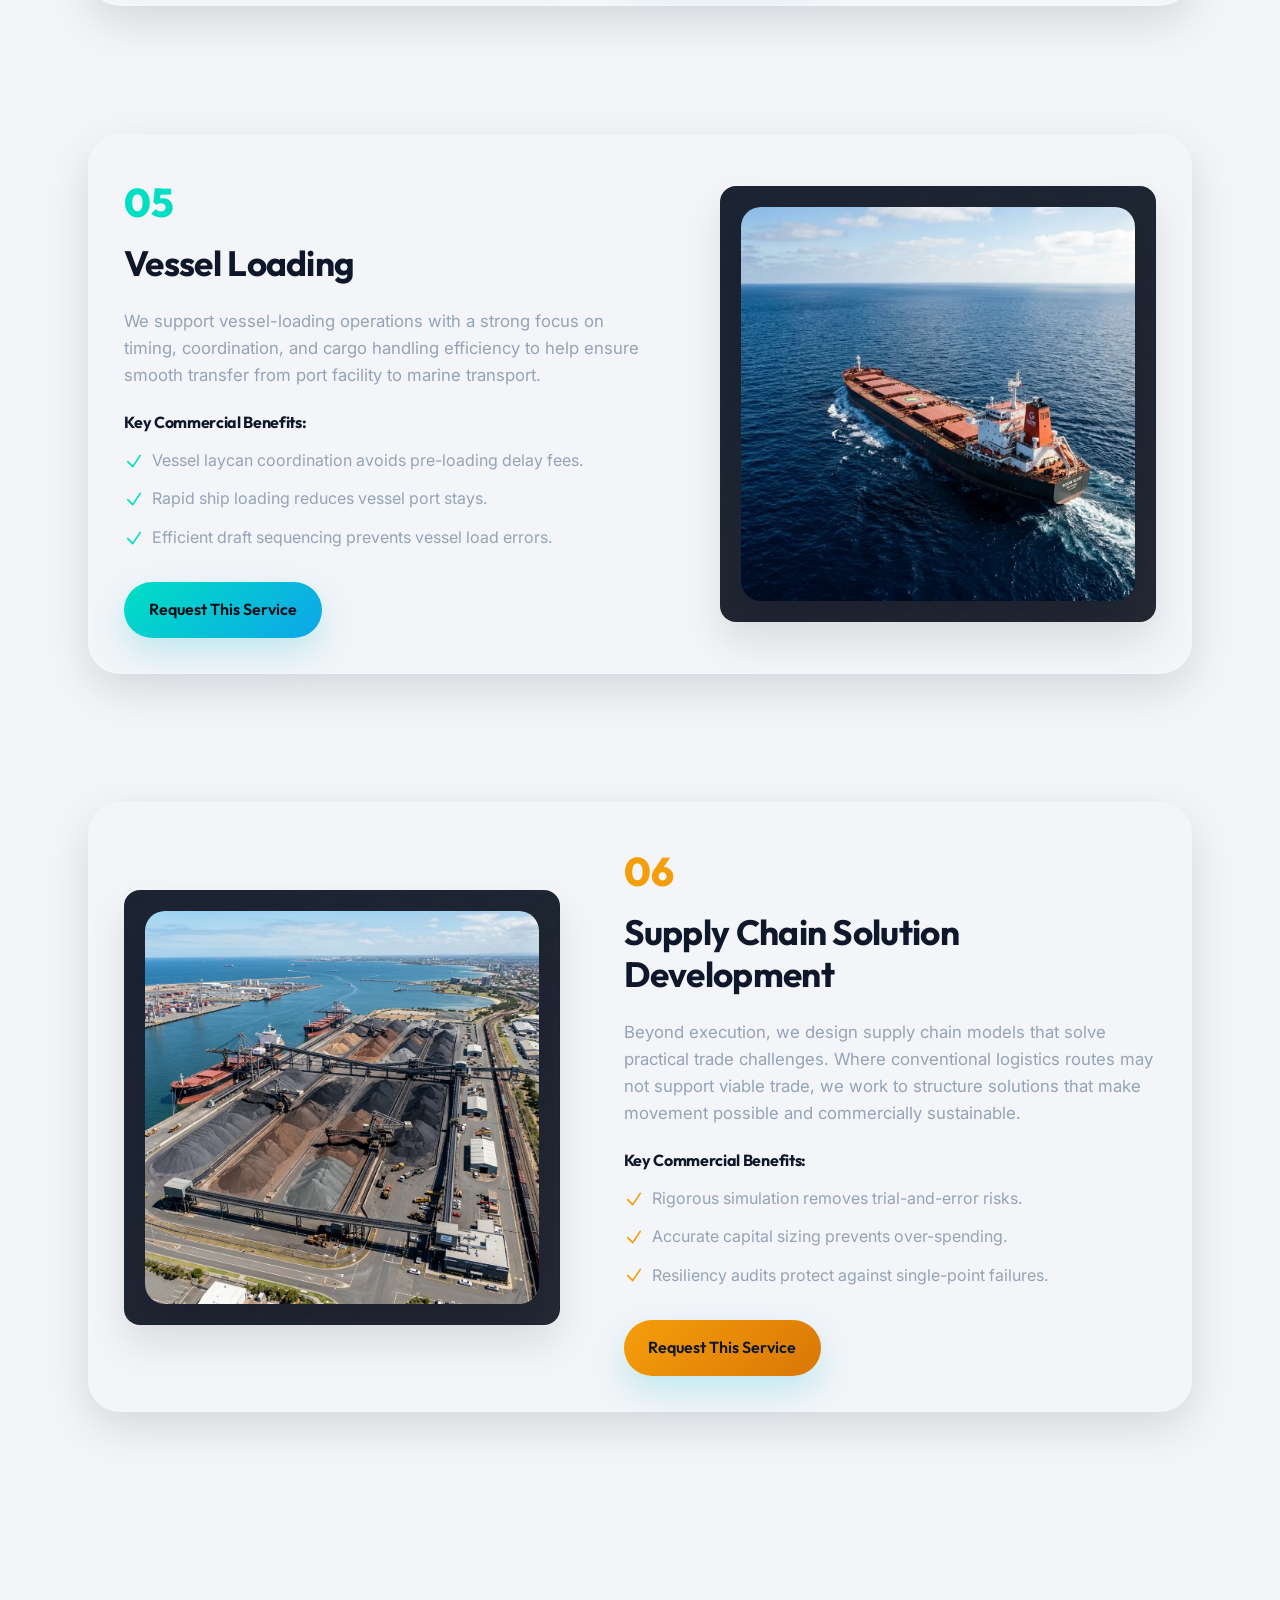
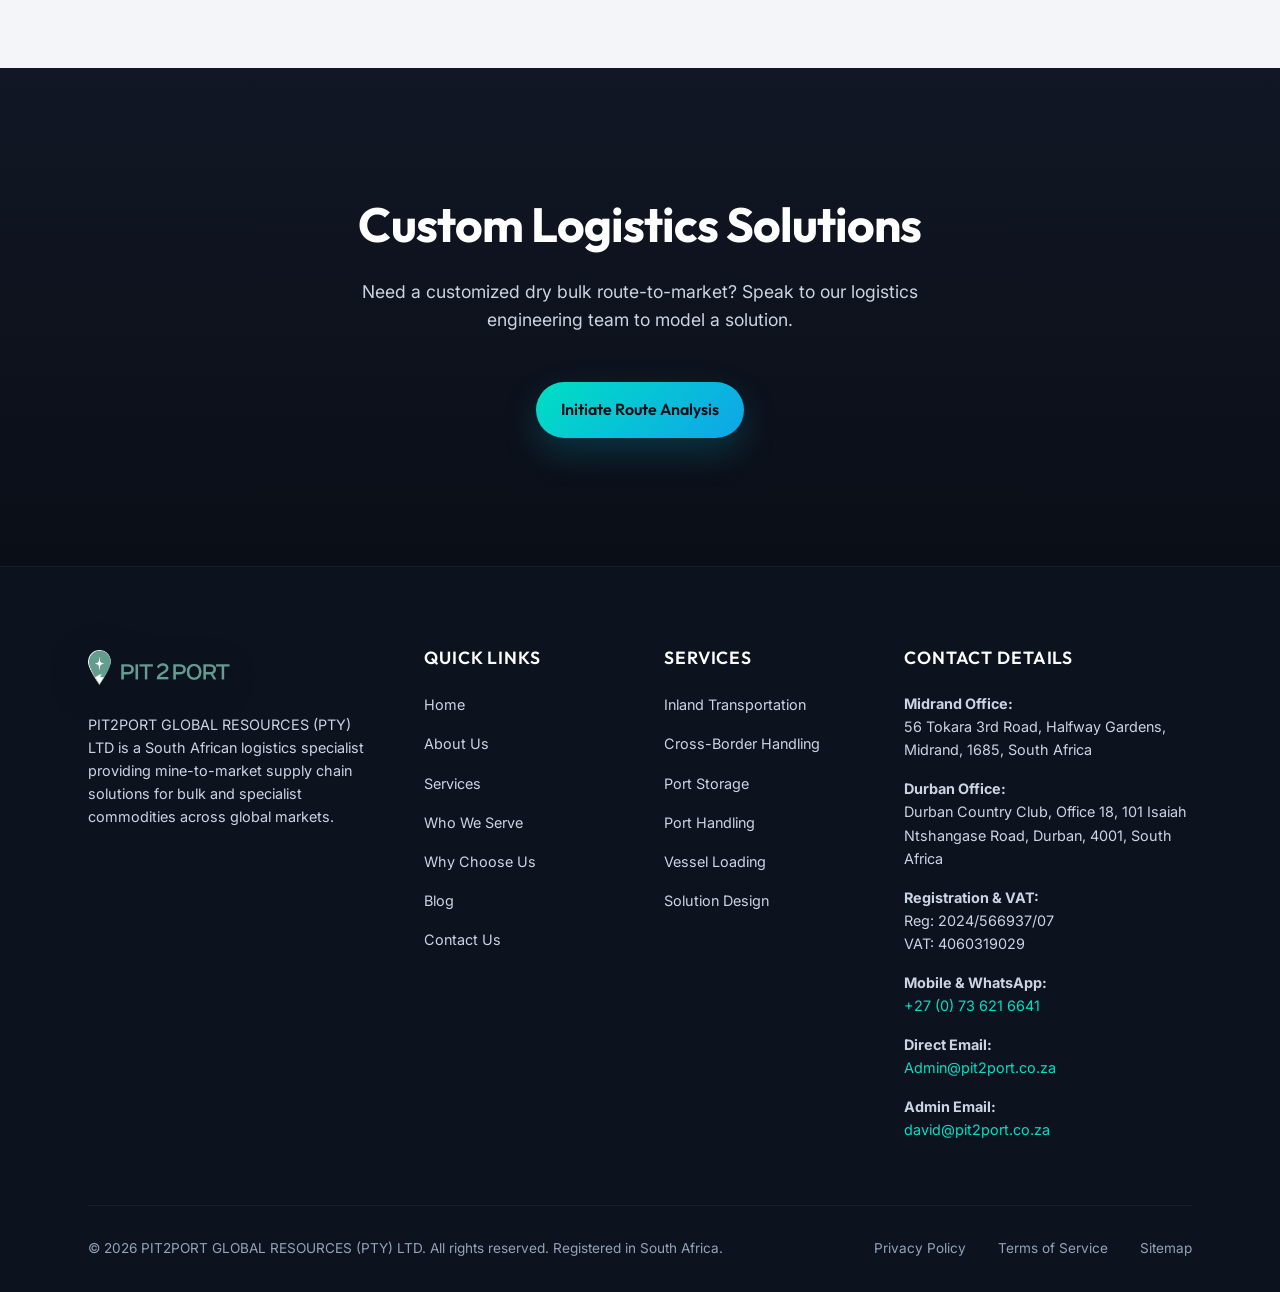
<file: services.html>
<!doctype html>
<html lang="en">
  <head>
    <meta charset="UTF-8" />
    <meta name="viewport" content="width=device-width, initial-scale=1.0" />
    <meta
      name="description"
      content="Discover PIT2PORT GLOBAL RESOURCES (PTY) LTD's supply chain services. Inland Transportation, Cross-Border Clearing, Port Storage, Vessel Loading, and Supply Chain Design."
    />
    <meta
      name="keywords"
      content="Bulk Commodity Transport, Port Logistics, Vessel Loading, Inland Transportation, Cross Border Logistics, Port Handling Services"
    />
    <link rel="canonical" href="https://www.pit2port.co.za/services.html" />

    <!-- Open Graph -->
    <meta property="og:type" content="website" />
    <meta
      property="og:url"
      content="https://www.pit2port.co.za/services.html"
    />
    <meta property="og:title" content="Our Services | PIT2PORT GLOBAL RESOURCES (PTY) LTD" />
    <meta
      property="og:description"
      content="Move products safely and competitively from mine site to end-user. Detailed service benefits and capabilities."
    />
    <meta property="og:image" content="images/port.jpg" />

    <title>Our Services | PIT2PORT GLOBAL RESOURCES (PTY) LTD</title>

    <!-- Favicon Support -->
    <link rel="icon" type="image/png" href="images/logo.png" />

    <!-- Stylesheets -->
    <link rel="stylesheet" href="css/style.css?v=footer-layout-fix" />
    <link rel="stylesheet" href="css/responsive.css?v=mobile-layout-7" />
  </head>
  <body class="services-page">
    <div id="scroll-progress"></div>

    <!-- STICKY HEADER -->
    <header class="header">
      <div class="container nav-container">
        <a href="index.html" class="logo" id="header-logo">
          <img src="images/logo.png" alt="Pit2Port Logo" />
        </a>

        <button
          class="menu-toggle"
          id="menu-toggle"
          aria-label="Toggle menu"
          aria-expanded="false"
        >
          <span></span>
          <span></span>
          <span></span>
        </button>

        <ul class="nav-menu">
          <li><a href="index.html" class="nav-link">Home</a></li>
          <li><a href="about.html" class="nav-link">About Us</a></li>
          <li><a href="services.html" class="nav-link active">Services</a></li>
          <li><a href="who-we-serve.html" class="nav-link">Who We Serve</a></li>
          <li>
            <a href="why-choose-us.html" class="nav-link">Why Choose Us</a>
          </li>
          <li><a href="blog.html" class="nav-link">Blog</a></li>
          <li><a href="contact.html" class="nav-link">Contact Us</a></li>
          <li class="nav-btn-mobile">
            <a href="contact.html#quote-form" class="btn btn-primary btn-sm"
              >Request a Quote</a
            >
          </li>
        </ul>

        <div class="nav-actions">
          <a
            href="contact.html#quote-form"
            class="btn btn-primary btn-header-quote"
            >Request a Quote</a
          >
        </div>
      </div>
    </header>

    <!-- HERO SECTION -->
    <section class="about-hero services-page-hero">
      <div class="grid-overlay"></div>
      <div class="glow-orb" style="top: 15%; left: 30%"></div>
      <div class="container about-hero-content">
        <span
          class="panel-tag reveal"
          style="color: var(--accent-gold); border-color: var(--accent-gold)"
          >Core Capabilities</span
        >
        <h1 class="reveal" style="transition-delay: 0.1s; margin-top: 1rem">
          Our <span class="text-gradient">Services</span>
        </h1>
        <p
          class="reveal"
          style="
            transition-delay: 0.2s;
            max-width: 800px;
            font-size: 1.1rem;
            color: var(--text-secondary);
            margin-top: 1.5rem;
            line-height: 1.7;
            margin-left: auto;
            margin-right: auto;
          "
        >
          PIT2PORT GLOBAL RESOURCES (PTY) LTD provides integrated logistics
          solutions for bulk and specialist commodities moving from
          production source to export or end-user destination. Our services
          are designed to reduce complexity,
          improve flow reliability, and support commercially sound movement of
          commodities through the supply chain.
        </p>
      </div>
    </section>

    <!-- SERVICES DETAIL FLOW -->
    <section
      class="section"
      style="background: var(--bg-light); color: var(--text-dark)"
    >
      <div class="container">
        <!-- 01: Inland Transportation -->
        <div class="service-detail-row reveal" id="inland-transportation">
          <div class="service-detail-text">
            <div
              style="
                font-size: 2.5rem;
                font-weight: 800;
                color: var(--accent-teal);
                margin-bottom: 0.5rem;
                font-family: &quot;Outfit&quot;;
              "
            >
              01
            </div>
            <h2 style="color: var(--text-dark); margin-bottom: 1.5rem">
              Inland Transportation
            </h2>
            <p style="color: var(--text-muted); margin-bottom: 1.5rem">
              We coordinate inland transport from mine sites and inland
              collection points to border posts, storage facilities, and ports.
              Our focus is on dependable planning, route efficiency, cargo
              integrity, and consistent movement.
            </p>

            <h4 style="color: var(--text-dark); margin-bottom: 1rem">
              Key Commercial Benefits:
            </h4>
            <ul
              class="service-detail-features"
              style="
                list-style: none;
                display: flex;
                flex-direction: column;
                gap: 0.8rem;
                margin-bottom: 2rem;
              "
            >
              <li
                style="
                  display: flex;
                  align-items: center;
                  gap: 0.5rem;
                  color: var(--text-muted);
                "
              >
                <svg
                  fill="none"
                  stroke="var(--accent-teal)"
                  stroke-width="2"
                  viewBox="0 0 24 24"
                  xmlns="http://www.w3.org/2000/svg"
                  style="width: 1.25rem; height: 1.25rem"
                >
                  <path
                    stroke-linecap="round"
                    stroke-linejoin="round"
                    d="M4.5 12.75l6 6 9-13.5"
                  ></path>
                </svg>
                Optimized truck-turnaround limits wait delays.
              </li>
              <li
                style="
                  display: flex;
                  align-items: center;
                  gap: 0.5rem;
                  color: var(--text-muted);
                "
              >
                <svg
                  fill="none"
                  stroke="var(--accent-teal)"
                  stroke-width="2"
                  viewBox="0 0 24 24"
                  xmlns="http://www.w3.org/2000/svg"
                  style="width: 1.25rem; height: 1.25rem"
                >
                  <path
                    stroke-linecap="round"
                    stroke-linejoin="round"
                    d="M4.5 12.75l6 6 9-13.5"
                  ></path>
                </svg>
                Secured rail capacity decreases ton-mile rates.
              </li>
              <li
                style="
                  display: flex;
                  align-items: center;
                  gap: 0.5rem;
                  color: var(--text-muted);
                "
              >
                <svg
                  fill="none"
                  stroke="var(--accent-teal)"
                  stroke-width="2"
                  viewBox="0 0 24 24"
                  xmlns="http://www.w3.org/2000/svg"
                  style="width: 1.25rem; height: 1.25rem"
                >
                  <path
                    stroke-linecap="round"
                    stroke-linejoin="round"
                    d="M4.5 12.75l6 6 9-13.5"
                  ></path>
                </svg>
                Integrated GPS geo-fencing provides transit security.
              </li>
            </ul>
            <a href="contact.html#quote-form" class="btn btn-primary"
              >Request This Service</a
            >
          </div>
          <div
            class="service-detail-visual"
            style="
              position: relative;
              border-radius: var(--border-radius-md);
              overflow: hidden;
              box-shadow: 0 20px 40px rgba(0, 0, 0, 0.1);
              border: 1px solid rgba(0, 0, 0, 0.05);
            "
          >
            <picture>
              <source srcset="images/hero.webp" type="image/webp" />
              <img
                src="images/hero.jpg"
                alt="Inland Transportation Link"
                loading="lazy"
                width="1024"
                height="1024"
                style="width: 100%; height: auto; display: block"
                class="hover-zoom"
              />
            </picture>
          </div>
        </div>

        <!-- 02: Cross-Border Handling -->
        <div class="service-detail-row reveal" id="cross-border-handling">
          <div
            class="service-detail-visual"
            style="
              position: relative;
              border-radius: var(--border-radius-md);
              overflow: hidden;
              box-shadow: 0 20px 40px rgba(0, 0, 0, 0.1);
              border: 1px solid rgba(0, 0, 0, 0.05);
            "
          >
            <picture>
              <source srcset="images/mining.webp" type="image/webp" />
              <img
                src="images/mining.jpg"
                alt="Cross-Border Transit"
                loading="lazy"
                width="1024"
                height="1024"
                style="width: 100%; height: auto; display: block"
                class="hover-zoom"
              />
            </picture>
          </div>
          <div class="service-detail-text">
            <div
              style="
                font-size: 2.5rem;
                font-weight: 800;
                color: var(--accent-gold);
                margin-bottom: 0.5rem;
                font-family: &quot;Outfit&quot;;
              "
            >
              02
            </div>
            <h2 style="color: var(--text-dark); margin-bottom: 1.5rem">
              Cross-Border Handling
            </h2>
            <p style="color: var(--text-muted); margin-bottom: 1.5rem">
              Cross-border logistics can be one of the most sensitive points in
              any regional supply chain. We help manage border processes with
              the aim of reducing delays, improving visibility, and maintaining
              flow continuity across jurisdictions.
            </p>

            <h4 style="color: var(--text-dark); margin-bottom: 1rem">
              Key Commercial Benefits:
            </h4>
            <ul
              class="service-detail-features"
              style="
                list-style: none;
                display: flex;
                flex-direction: column;
                gap: 0.8rem;
                margin-bottom: 2rem;
              "
            >
              <li
                style="
                  display: flex;
                  align-items: center;
                  gap: 0.5rem;
                  color: var(--text-muted);
                "
              >
                <svg
                  fill="none"
                  stroke="var(--accent-gold)"
                  stroke-width="2"
                  viewBox="0 0 24 24"
                  xmlns="http://www.w3.org/2000/svg"
                  style="width: 1.25rem; height: 1.25rem"
                >
                  <path
                    stroke-linecap="round"
                    stroke-linejoin="round"
                    d="M4.5 12.75l6 6 9-13.5"
                  ></path>
                </svg>
                Fast-tracked clearances eliminate border queue charges.
              </li>
              <li
                style="
                  display: flex;
                  align-items: center;
                  gap: 0.5rem;
                  color: var(--text-muted);
                "
              >
                <svg
                  fill="none"
                  stroke="var(--accent-gold)"
                  stroke-width="2"
                  viewBox="0 0 24 24"
                  xmlns="http://www.w3.org/2000/svg"
                  style="width: 1.25rem; height: 1.25rem"
                >
                  <path
                    stroke-linecap="round"
                    stroke-linejoin="round"
                    d="M4.5 12.75l6 6 9-13.5"
                  ></path>
                </svg>
                Vetted compliance reduces tax penalty exposure.
              </li>
              <li
                style="
                  display: flex;
                  align-items: center;
                  gap: 0.5rem;
                  color: var(--text-muted);
                "
              >
                <svg
                  fill="none"
                  stroke="var(--accent-gold)"
                  stroke-width="2"
                  viewBox="0 0 24 24"
                  xmlns="http://www.w3.org/2000/svg"
                  style="width: 1.25rem; height: 1.25rem"
                >
                  <path
                    stroke-linecap="round"
                    stroke-linejoin="round"
                    d="M4.5 12.75l6 6 9-13.5"
                  ></path>
                </svg>
                Secure layover yards maintain cargo security.
              </li>
            </ul>
            <a
              href="contact.html#quote-form"
              class="btn btn-primary"
              style="background: var(--gradient-gold); color: var(--white)"
              >Request This Service</a
            >
          </div>
        </div>

        <!-- 03: Port Storage -->
        <div class="service-detail-row reveal" id="port-storage">
          <div class="service-detail-text">
            <div
              style="
                font-size: 2.5rem;
                font-weight: 800;
                color: var(--accent-teal);
                margin-bottom: 0.5rem;
                font-family: &quot;Outfit&quot;;
              "
            >
              03
            </div>
            <h2 style="color: var(--text-dark); margin-bottom: 1.5rem">
              Port Storage
            </h2>
            <p style="color: var(--text-muted); margin-bottom: 1.5rem">
              We arrange port-side storage solutions that support continuity
              between inland delivery and vessel loading. Effective storage
              planning helps reduce bottlenecks and improves cargo readiness for
              export.
            </p>

            <h4 style="color: var(--text-dark); margin-bottom: 1rem">
              Key Commercial Benefits:
            </h4>
            <ul
              class="service-detail-features"
              style="
                list-style: none;
                display: flex;
                flex-direction: column;
                gap: 0.8rem;
                margin-bottom: 2rem;
              "
            >
              <li
                style="
                  display: flex;
                  align-items: center;
                  gap: 0.5rem;
                  color: var(--text-muted);
                "
              >
                <svg
                  fill="none"
                  stroke="var(--accent-teal)"
                  stroke-width="2"
                  viewBox="0 0 24 24"
                  xmlns="http://www.w3.org/2000/svg"
                  style="width: 1.25rem; height: 1.25rem"
                >
                  <path
                    stroke-linecap="round"
                    stroke-linejoin="round"
                    d="M4.5 12.75l6 6 9-13.5"
                  ></path>
                </svg>
                Physical segregation prevents mineral cross-contamination.
              </li>
              <li
                style="
                  display: flex;
                  align-items: center;
                  gap: 0.5rem;
                  color: var(--text-muted);
                "
              >
                <svg
                  fill="none"
                  stroke="var(--accent-teal)"
                  stroke-width="2"
                  viewBox="0 0 24 24"
                  xmlns="http://www.w3.org/2000/svg"
                  style="width: 1.25rem; height: 1.25rem"
                >
                  <path
                    stroke-linecap="round"
                    stroke-linejoin="round"
                    d="M4.5 12.75l6 6 9-13.5"
                  ></path>
                </svg>
                High storage capacity buffers inland delivery variance.
              </li>
              <li
                style="
                  display: flex;
                  align-items: center;
                  gap: 0.5rem;
                  color: var(--text-muted);
                "
              >
                <svg
                  fill="none"
                  stroke="var(--accent-teal)"
                  stroke-width="2"
                  viewBox="0 0 24 24"
                  xmlns="http://www.w3.org/2000/svg"
                  style="width: 1.25rem; height: 1.25rem"
                >
                  <path
                    stroke-linecap="round"
                    stroke-linejoin="round"
                    d="M4.5 12.75l6 6 9-13.5"
                  ></path>
                </svg>
                Grade blending ensures shipment complies with assays.
              </li>
            </ul>
            <a href="contact.html#quote-form" class="btn btn-primary"
              >Request This Service</a
            >
          </div>
          <div
            class="service-detail-visual"
            style="
              position: relative;
              border-radius: var(--border-radius-md);
              overflow: hidden;
              box-shadow: 0 20px 40px rgba(0, 0, 0, 0.1);
              border: 1px solid rgba(0, 0, 0, 0.05);
            "
          >
            <picture>
              <source srcset="images/port.webp" type="image/webp" />
              <img
                src="images/port.jpg"
                alt="Port Stockyard & Storage"
                loading="lazy"
                width="1024"
                height="1024"
                style="width: 100%; height: auto; display: block"
                class="hover-zoom"
              />
            </picture>
          </div>
        </div>

        <!-- 04: Port Handling -->
        <div class="service-detail-row reveal" id="port-handling">
          <div
            class="service-detail-visual"
            style="
              position: relative;
              border-radius: var(--border-radius-md);
              overflow: hidden;
              box-shadow: 0 20px 40px rgba(0, 0, 0, 0.1);
              border: 1px solid rgba(0, 0, 0, 0.05);
            "
          >
            <picture>
              <source srcset="images/vessel.webp" type="image/webp" />
              <img
                src="images/vessel.jpg"
                alt="Port Commodity Handling"
                loading="lazy"
                width="1024"
                height="1024"
                style="width: 100%; height: auto; display: block"
                class="hover-zoom"
              />
            </picture>
          </div>
          <div class="service-detail-text">
            <div
              style="
                font-size: 2.5rem;
                font-weight: 800;
                color: var(--accent-gold);
                margin-bottom: 0.5rem;
                font-family: &quot;Outfit&quot;;
              "
            >
              04
            </div>
            <h2 style="color: var(--text-dark); margin-bottom: 1.5rem">
              Port Handling
            </h2>
            <p style="color: var(--text-muted); margin-bottom: 1.5rem">
              We manage port handling activities to ensure that commodities are
              moved through port infrastructure in a controlled, efficient, and
              professionally coordinated manner.
            </p>

            <h4 style="color: var(--text-dark); margin-bottom: 1rem">
              Key Commercial Benefits:
            </h4>
            <ul
              class="service-detail-features"
              style="
                list-style: none;
                display: flex;
                flex-direction: column;
                gap: 0.8rem;
                margin-bottom: 2rem;
              "
            >
              <li
                style="
                  display: flex;
                  align-items: center;
                  gap: 0.5rem;
                  color: var(--text-muted);
                "
              >
                <svg
                  fill="none"
                  stroke="var(--accent-gold)"
                  stroke-width="2"
                  viewBox="0 0 24 24"
                  xmlns="http://www.w3.org/2000/svg"
                  style="width: 1.25rem; height: 1.25rem"
                >
                  <path
                    stroke-linecap="round"
                    stroke-linejoin="round"
                    d="M4.5 12.75l6 6 9-13.5"
                  ></path>
                </svg>
                Optimized reclaim routes limit conveyor stoppages.
              </li>
              <li
                style="
                  display: flex;
                  align-items: center;
                  gap: 0.5rem;
                  color: var(--text-muted);
                "
              >
                <svg
                  fill="none"
                  stroke="var(--accent-gold)"
                  stroke-width="2"
                  viewBox="0 0 24 24"
                  xmlns="http://www.w3.org/2000/svg"
                  style="width: 1.25rem; height: 1.25rem"
                >
                  <path
                    stroke-linecap="round"
                    stroke-linejoin="round"
                    d="M4.5 12.75l6 6 9-13.5"
                  ></path>
                </svg>
                High-intensity terminal handling ensures rapid load cycles.
              </li>
              <li
                style="
                  display: flex;
                  align-items: center;
                  gap: 0.5rem;
                  color: var(--text-muted);
                "
              >
                <svg
                  fill="none"
                  stroke="var(--accent-gold)"
                  stroke-width="2"
                  viewBox="0 0 24 24"
                  xmlns="http://www.w3.org/2000/svg"
                  style="width: 1.25rem; height: 1.25rem"
                >
                  <path
                    stroke-linecap="round"
                    stroke-linejoin="round"
                    d="M4.5 12.75l6 6 9-13.5"
                  ></path>
                </svg>
                Preventative maintenance structures reduce belt failures.
              </li>
            </ul>
            <a
              href="contact.html#quote-form"
              class="btn btn-primary"
              style="background: var(--gradient-gold); color: var(--white)"
              >Request This Service</a
            >
          </div>
        </div>

        <!-- 05: Vessel Loading -->
        <div class="service-detail-row reveal" id="vessel-loading">
          <div class="service-detail-text">
            <div
              style="
                font-size: 2.5rem;
                font-weight: 800;
                color: var(--accent-teal);
                margin-bottom: 0.5rem;
                font-family: &quot;Outfit&quot;;
              "
            >
              05
            </div>
            <h2 style="color: var(--text-dark); margin-bottom: 1.5rem">
              Vessel Loading
            </h2>
            <p style="color: var(--text-muted); margin-bottom: 1.5rem">
              We support vessel-loading operations with a strong focus on
              timing, coordination, and cargo handling efficiency to help ensure
              smooth transfer from port facility to marine transport.
            </p>

            <h4 style="color: var(--text-dark); margin-bottom: 1rem">
              Key Commercial Benefits:
            </h4>
            <ul
              class="service-detail-features"
              style="
                list-style: none;
                display: flex;
                flex-direction: column;
                gap: 0.8rem;
                margin-bottom: 2rem;
              "
            >
              <li
                style="
                  display: flex;
                  align-items: center;
                  gap: 0.5rem;
                  color: var(--text-muted);
                "
              >
                <svg
                  fill="none"
                  stroke="var(--accent-teal)"
                  stroke-width="2"
                  viewBox="0 0 24 24"
                  xmlns="http://www.w3.org/2000/svg"
                  style="width: 1.25rem; height: 1.25rem"
                >
                  <path
                    stroke-linecap="round"
                    stroke-linejoin="round"
                    d="M4.5 12.75l6 6 9-13.5"
                  ></path>
                </svg>
                Vessel laycan coordination avoids pre-loading delay fees.
              </li>
              <li
                style="
                  display: flex;
                  align-items: center;
                  gap: 0.5rem;
                  color: var(--text-muted);
                "
              >
                <svg
                  fill="none"
                  stroke="var(--accent-teal)"
                  stroke-width="2"
                  viewBox="0 0 24 24"
                  xmlns="http://www.w3.org/2000/svg"
                  style="width: 1.25rem; height: 1.25rem"
                >
                  <path
                    stroke-linecap="round"
                    stroke-linejoin="round"
                    d="M4.5 12.75l6 6 9-13.5"
                  ></path>
                </svg>
                Rapid ship loading reduces vessel port stays.
              </li>
              <li
                style="
                  display: flex;
                  align-items: center;
                  gap: 0.5rem;
                  color: var(--text-muted);
                "
              >
                <svg
                  fill="none"
                  stroke="var(--accent-teal)"
                  stroke-width="2"
                  viewBox="0 0 24 24"
                  xmlns="http://www.w3.org/2000/svg"
                  style="width: 1.25rem; height: 1.25rem"
                >
                  <path
                    stroke-linecap="round"
                    stroke-linejoin="round"
                    d="M4.5 12.75l6 6 9-13.5"
                  ></path>
                </svg>
                Efficient draft sequencing prevents vessel load errors.
              </li>
            </ul>
            <a href="contact.html#quote-form" class="btn btn-primary"
              >Request This Service</a
            >
          </div>
          <div
            class="service-detail-visual"
            style="
              position: relative;
              border-radius: var(--border-radius-md);
              overflow: hidden;
              box-shadow: 0 20px 40px rgba(0, 0, 0, 0.1);
              border: 1px solid rgba(0, 0, 0, 0.05);
            "
          >
            <!-- We reuse vessel.jpg but it fits perfectly here -->
            <picture>
              <source srcset="images/vessel.webp" type="image/webp" />
              <img
                src="images/vessel.jpg"
                alt="Vessel Loading Operations"
                loading="lazy"
                width="1024"
                height="1024"
                style="width: 100%; height: auto; display: block"
                class="hover-zoom"
              />
            </picture>
          </div>
        </div>

        <!-- 06: Supply Chain Solution Development -->
        <div class="service-detail-row reveal" id="supply-chain-design">
          <div
            class="service-detail-visual"
            style="
              position: relative;
              border-radius: var(--border-radius-md);
              overflow: hidden;
              box-shadow: 0 20px 40px rgba(0, 0, 0, 0.1);
              border: 1px solid rgba(0, 0, 0, 0.05);
            "
          >
            <picture>
              <source srcset="images/port.webp" type="image/webp" />
              <img
                src="images/port.jpg"
                alt="Supply Chain Design"
                loading="lazy"
                width="1024"
                height="1024"
                style="width: 100%; height: auto; display: block"
                class="hover-zoom"
              />
            </picture>
          </div>
          <div class="service-detail-text">
            <div
              style="
                font-size: 2.5rem;
                font-weight: 800;
                color: var(--accent-gold);
                margin-bottom: 0.5rem;
                font-family: &quot;Outfit&quot;;
              "
            >
              06
            </div>
            <h2 style="color: var(--text-dark); margin-bottom: 1.5rem">
              Supply Chain Solution Development
            </h2>
            <p style="color: var(--text-muted); margin-bottom: 1.5rem">
              Beyond execution, we design supply chain models that solve
              practical trade challenges. Where conventional logistics routes
              may not support viable trade, we work to structure solutions that
              make movement possible and commercially sustainable.
            </p>

            <h4 style="color: var(--text-dark); margin-bottom: 1rem">
              Key Commercial Benefits:
            </h4>
            <ul
              class="service-detail-features"
              style="
                list-style: none;
                display: flex;
                flex-direction: column;
                gap: 0.8rem;
                margin-bottom: 2rem;
              "
            >
              <li
                style="
                  display: flex;
                  align-items: center;
                  gap: 0.5rem;
                  color: var(--text-muted);
                "
              >
                <svg
                  fill="none"
                  stroke="var(--accent-gold)"
                  stroke-width="2"
                  viewBox="0 0 24 24"
                  xmlns="http://www.w3.org/2000/svg"
                  style="width: 1.25rem; height: 1.25rem"
                >
                  <path
                    stroke-linecap="round"
                    stroke-linejoin="round"
                    d="M4.5 12.75l6 6 9-13.5"
                  ></path>
                </svg>
                Rigorous simulation removes trial-and-error risks.
              </li>
              <li
                style="
                  display: flex;
                  align-items: center;
                  gap: 0.5rem;
                  color: var(--text-muted);
                "
              >
                <svg
                  fill="none"
                  stroke="var(--accent-gold)"
                  stroke-width="2"
                  viewBox="0 0 24 24"
                  xmlns="http://www.w3.org/2000/svg"
                  style="width: 1.25rem; height: 1.25rem"
                >
                  <path
                    stroke-linecap="round"
                    stroke-linejoin="round"
                    d="M4.5 12.75l6 6 9-13.5"
                  ></path>
                </svg>
                Accurate capital sizing prevents over-spending.
              </li>
              <li
                style="
                  display: flex;
                  align-items: center;
                  gap: 0.5rem;
                  color: var(--text-muted);
                "
              >
                <svg
                  fill="none"
                  stroke="var(--accent-gold)"
                  stroke-width="2"
                  viewBox="0 0 24 24"
                  xmlns="http://www.w3.org/2000/svg"
                  style="width: 1.25rem; height: 1.25rem"
                >
                  <path
                    stroke-linecap="round"
                    stroke-linejoin="round"
                    d="M4.5 12.75l6 6 9-13.5"
                  ></path>
                </svg>
                Resiliency audits protect against single-point failures.
              </li>
            </ul>
            <a
              href="contact.html#quote-form"
              class="btn btn-primary"
              style="background: var(--gradient-gold); color: var(--white)"
              >Request This Service</a
            >
          </div>
        </div>
      </div>
    </section>

    <!-- CTA -->
    <section
      class="section"
      style="background: var(--gradient-dark); text-align: center"
    >
      <div class="container reveal">
        <h2 style="font-size: clamp(2rem, 5vw, 3rem); margin-bottom: 1.5rem">
          Custom Logistics Solutions
        </h2>
        <p
          style="
            color: var(--text-secondary);
            max-width: 600px;
            margin: 0 auto 3rem auto;
            font-size: 1.1rem;
          "
        >
          Need a customized dry bulk route-to-market? Speak to our logistics
          engineering team to model a solution.
        </p>
        <a href="contact.html#quote-form" class="btn btn-primary"
          >Initiate Route Analysis</a
        >
      </div>
    </section>

    <!-- FOOTER -->
    <footer
      class="footer"
      style="
        background: #0d121f;
        border-top: 1px solid rgba(255, 255, 255, 0.05);
        padding: 5rem 0 2rem 0;
      "
    >
      <div class="container">
        <div class="footer-grid">
          <div class="footer-brand">
            <a href="index.html" class="logo">
              <img
                src="images/logo.png"
                alt="Pit2Port Logo"
                style="height: 35px; width: auto"
              />
            </a>
            <p>
              PIT2PORT GLOBAL RESOURCES (PTY) LTD is a South African logistics
              specialist providing mine-to-market supply chain solutions for
              bulk and specialist commodities across global markets.
            </p>
            <!-- Placeholder social links (to be activated when company accounts are live)
            <div
              class="social-links"
              style="display: flex; gap: 1rem; margin-top: 1.5rem"
            >
              <a
                href="https://linkedin.com"
                target="_blank"
                class="social-icon"
                aria-label="LinkedIn"
              >
                <svg
                  fill="currentColor"
                  viewBox="0 0 24 24"
                  xmlns="http://www.w3.org/2000/svg"
                  style="width: 1.25rem; height: 1.25rem"
                >
                  <path
                    d="M19 0h-14c-2.761 0-5 2.239-5 5v14c0 2.761 2.239 5 5 5h14c2.762 0 5-2.239 5-5v-14c0-2.761-2.238-5-5-5zm-11 19h-3v-11h3v11zm-1.5-12.268c-.966 0-1.75-.79-1.75-1.764s.784-1.764 1.75-1.764 1.75.79 1.75 1.764-.783 1.764-1.75 1.764zm13.5 12.268h-3v-5.604c0-3.368-4-3.113-4 0v5.604h-3v-11h3v1.765c1.396-2.586 7-2.777 7 2.476v6.759z"
                  />
                </svg>
              </a>
              <a
                href="https://facebook.com"
                target="_blank"
                class="social-icon"
                aria-label="Facebook"
              >
                <svg
                  fill="currentColor"
                  viewBox="0 0 24 24"
                  xmlns="http://www.w3.org/2000/svg"
                  style="width: 1.25rem; height: 1.25rem"
                >
                  <path
                    d="M22 12c0-5.52-4.48-10-10-10S2 6.48 2 12c0 4.84 3.44 8.87 8 9.8V15H8v-3h2V9.5C10 7.57 11.57 6 13.5 6H16v3h-2c-.55 0-1 .45-1 1v2h3v3h-3v6.95c4.56-.93 8-4.96 8-9.75z"
                  />
                </svg>
              </a>
              <a
                href="https://twitter.com"
                target="_blank"
                class="social-icon"
                aria-label="X / Twitter"
              >
                <svg
                  fill="currentColor"
                  viewBox="0 0 24 24"
                  xmlns="http://www.w3.org/2000/svg"
                  style="width: 1.25rem; height: 1.25rem"
                >
                  <path
                    d="M18.244 2.25h3.308l-7.227 8.26 8.502 11.24H16.17l-5.214-6.817L4.99 21.75H1.68l7.73-8.835L1.254 2.25H8.08l4.713 6.231zm-1.161 17.52h1.833L7.084 4.126H5.117z"
                  />
                </svg>
              </a>
            </div>
            -->
          </div>

          <div>
            <h3 class="footer-heading">Quick Links</h3>
            <ul class="footer-links">
              <li><a href="index.html" class="footer-link">Home</a></li>
              <li><a href="about.html" class="footer-link">About Us</a></li>
              <li><a href="services.html" class="footer-link">Services</a></li>
              <li>
                <a href="who-we-serve.html" class="footer-link">Who We Serve</a>
              </li>
              <li>
                <a href="why-choose-us.html" class="footer-link"
                  >Why Choose Us</a
                >
              </li>
              <li><a href="blog.html" class="footer-link">Blog</a></li>
              <li><a href="contact.html" class="footer-link">Contact Us</a></li>
            </ul>
          </div>

          <div>
            <h3 class="footer-heading">Services</h3>
            <ul class="footer-links">
              <li>
                <a
                  href="services.html#inland-transportation"
                  class="footer-link"
                  >Inland Transportation</a
                >
              </li>
              <li>
                <a
                  href="services.html#cross-border-handling"
                  class="footer-link"
                  >Cross-Border Handling</a
                >
              </li>
              <li>
                <a href="services.html#port-storage" class="footer-link"
                  >Port Storage</a
                >
              </li>
              <li>
                <a href="services.html#port-handling" class="footer-link"
                  >Port Handling</a
                >
              </li>
              <li>
                <a href="services.html#vessel-loading" class="footer-link"
                  >Vessel Loading</a
                >
              </li>
              <li>
                <a href="services.html#supply-chain-design" class="footer-link"
                  >Solution Design</a
                >
              </li>
            </ul>
          </div>

          <div>
            <h3 class="footer-heading">Contact Details</h3>
            <ul
              class="footer-links"
              style="color: var(--text-secondary); font-size: 0.9rem; gap: 1rem"
            >
              <li>
                <strong>Midrand Office:</strong><br />
                56 Tokara 3rd Road, Halfway Gardens, Midrand, 1685, South Africa
              </li>
              <li>
                <strong>Durban Office:</strong><br />
                Durban Country Club, Office 18, 101 Isaiah Ntshangase Road,
                Durban, 4001, South Africa
              </li>
              <li>
                <strong>Registration & VAT:</strong><br />
                Reg: 2024/566937/07<br />
                VAT: 4060319029
              </li>
              <li>
                <strong>Mobile & WhatsApp:</strong><br />
                <a href="tel:+27736216641" style="color: var(--accent-teal)"
                  >+27 (0) 73 621 6641</a
                >
              </li>
              <li>
                <strong>Direct Email:</strong><br />
                <a
                  href="mailto:Admin@pit2port.co.za"
                  style="color: var(--accent-teal)"
                  >Admin@pit2port.co.za</a
                >
              </li>
              <li>
                <strong>Admin Email:</strong><br />
                <a
                  href="mailto:david@pit2port.co.za"
                  style="color: var(--accent-teal)"
                  >david@pit2port.co.za</a
                >
              </li>
            </ul>
          </div>
        </div>

        <div class="footer-bottom">
          <p>
            &copy; 2026 PIT2PORT GLOBAL RESOURCES (PTY) LTD. All rights
            reserved. Registered in South Africa.
          </p>
          <div class="footer-bottom-links">
            <a href="contact.html">Privacy Policy</a>
            <a href="contact.html#quote-form">Terms of Service</a>
            <a href="contact.html">Sitemap</a>
          </div>
        </div>
      </div>
    </footer>

    <!-- MOBILE CLICK-TO-CALL & WHATSAPP FLOATING BUTTONS -->
    <div
      class="floating-buttons"
      style="
        position: fixed;
        bottom: 20px;
        right: 20px;
        display: flex;
        flex-direction: column;
        gap: 12px;
        z-index: 1000;
      "
    >
      <!-- WhatsApp Floating Button -->
      <a
        href="https://wa.me/27736216641?text=Hi%20Pit2Port%2C%20I%20would%20like%20to%20request%20a%20logistics%20quote."
        target="_blank"
        style="
          width: 50px;
          height: 50px;
          background: #25d366;
          border-radius: 50%;
          display: flex;
          align-items: center;
          justify-content: center;
          box-shadow: 0 4px 12px rgba(0, 0, 0, 0.25);
          transition: transform 0.2s;
        "
        onmouseover="this.style.transform = 'scale(1.1)'"
        onmouseout="this.style.transform = 'scale(1)'"
        aria-label="Chat on WhatsApp"
      >
        <svg
          fill="#FFFFFF"
          viewBox="0 0 24 24"
          xmlns="http://www.w3.org/2000/svg"
          style="width: 28px; height: 28px"
        >
          <path
            d="M.057 24l1.687-6.163c-1.041-1.804-1.588-3.849-1.587-5.946C.06 5.348 5.397.01 12.008.01c3.202.001 6.212 1.246 8.477 3.514 2.266 2.268 3.507 5.28 3.505 8.484-.004 6.657-5.34 11.997-11.953 11.997-2.005-.001-3.973-.502-5.724-1.455L0 24zm6.59-4.846c1.6.95 3.188 1.449 4.825 1.451 5.436 0 9.86-4.37 9.864-9.799.002-2.63-1.023-5.101-2.885-6.968C16.63 2.01 14.154.993 11.53 1.003c-5.438 0-9.864 4.372-9.869 9.803-.002 1.73.475 3.42 1.381 4.908l-.98 3.577 3.676-.957zM17.47 14.397c-.3-.149-1.777-.878-2.05-.978-.272-.098-.47-.149-.669.149-.198.297-.767.966-.94 1.164-.173.199-.347.223-.647.074-.3-.149-1.265-.467-2.41-1.487-.89-.794-1.49-1.77-1.664-2.07-.173-.299-.018-.46.131-.609.135-.134.3-.349.449-.523.15-.174.2-.298.3-.497.099-.198.05-.372-.025-.521-.075-.149-.669-1.612-.916-2.207-.242-.579-.487-.5-.669-.51-.173-.008-.371-.01-.57-.01-.198 0-.52.074-.792.372-.272.297-1.04 1.016-1.04 2.479 0 1.462 1.065 2.875 1.213 3.074.149.198 2.096 3.2 5.077 4.487.709.306 1.262.489 1.694.625.712.227 1.36.195 1.871.118.571-.085 1.777-.726 2.025-1.43.248-.703.248-1.306.173-1.43-.075-.124-.272-.198-.57-.347z"
          />
        </svg>
      </a>
      <!-- Phone Floating Button -->
      <a
        href="tel:+27736216641"
        style="
          width: 50px;
          height: 50px;
          background: var(--accent-teal);
          border-radius: 50%;
          display: flex;
          align-items: center;
          justify-content: center;
          box-shadow: 0 4px 12px rgba(0, 0, 0, 0.25);
          transition: transform 0.2s;
        "
        onmouseover="this.style.transform = 'scale(1.1)'"
        onmouseout="this.style.transform = 'scale(1)'"
        aria-label="Call Office"
      >
        <svg
          fill="#FFFFFF"
          viewBox="0 0 24 24"
          xmlns="http://www.w3.org/2000/svg"
          style="width: 24px; height: 24px"
        >
          <path
            d="M2.25 6.75c0 8.284 6.716 15 15 15h2.25a2.25 2.25 0 002.25-2.25v-1.372c0-.516-.351-.966-.852-1.091l-4.423-1.106c-.44-.11-.902.055-1.173.417l-1.514 2.018a14.947 14.947 0 01-6.577-6.577l2.018-1.514c.361-.272.527-.734.417-1.173L6.963 3.106a1.125 1.125 0 00-1.091-.852H3.75A2.25 2.25 0 001.5 4.5v2.25z"
          />
        </svg>
      </a>
    </div>

    
    <!-- MOBILE STICKY BOTTOM ACTION BAR -->
    <div class="mobile-sticky-bar">
      <a href="https://wa.me/27736216641?text=Hi%20Pit2Port%2C%20I%20would%20like%20to%20request%20a%20logistics%20quote." target="_blank" class="sticky-bar-item whatsapp">
        <svg fill="currentColor" viewBox="0 0 24 24" xmlns="http://www.w3.org/2000/svg" style="width: 20px; height: 20px;">
          <path d="M.057 24l1.687-6.163c-1.041-1.804-1.588-3.849-1.587-5.946C.06 5.348 5.397.01 12.008.01c3.202.001 6.212 1.246 8.477 3.514 2.266 2.268 3.507 5.28 3.505 8.484-.004 6.657-5.34 11.997-11.953 11.997-2.005-.001-3.973-.502-5.724-1.455L0 24zm6.59-4.846c1.6.95 3.188 1.449 4.825 1.451 5.436 0 9.86-4.37 9.864-9.799.002-2.63-1.023-5.101-2.885-6.968C16.63 2.01 14.154.993 11.53 1.003c-5.438 0-9.864 4.372-9.869 9.803-.002 1.73.475 3.42 1.381 4.908l-.98 3.577 3.676-.957zM17.47 14.397c-.3-.149-1.777-.878-2.05-.978-.272-.098-.47-.149-.669.149-.198.297-.767.966-.94 1.164-.173.199-.347.223-.647.074-.3-.149-1.265-.467-2.41-1.487-.89-.794-1.49-1.77-1.664-2.07-.173-.299-.018-.46.131-.609.135-.134.3-.349.449-.523.15-.174.2-.298.3-.497.099-.198.05-.372-.025-.521-.075-.149-.669-1.612-.916-2.207-.242-.579-.487-.5-.669-.51-.173-.008-.371-.01-.57-.01-.198 0-.52.074-.792.372-.272.297-1.04 1.016-1.04 2.479 0 1.462 1.065 2.875 1.213 3.074.149.198 2.096 3.2 5.077 4.487.709.306 1.262.489 1.694.625.712.227 1.36.195 1.871.118.571-.085 1.777-.726 2.025-1.43.248-.703.248-1.306.173-1.43-.075-.124-.272-.198-.57-.347z"/>
        </svg>
        <span>WhatsApp</span>
      </a>
      <a href="tel:+27736216641" class="sticky-bar-item phone">
        <svg fill="currentColor" viewBox="0 0 24 24" xmlns="http://www.w3.org/2000/svg" style="width: 18px; height: 18px;">
          <path d="M2.25 6.75c0 8.284 6.716 15 15 15h2.25a2.25 2.25 0 002.25-2.25v-1.372c0-.516-.351-.966-.852-1.091l-4.423-1.106c-.44-.11-.902.055-1.173.417l-1.514 2.018a14.947 14.947 0 01-6.577-6.577l2.018-1.514c.361-.272.527-.734.417-1.173L6.963 3.106a1.125 1.125 0 00-1.091-.852H3.75A2.25 2.25 0 001.5 4.5v2.25z"/>
        </svg>
        <span>Call Us</span>
      </a>
      <a href="contact.html#quote-form" class="sticky-bar-item quote">
        <svg fill="currentColor" viewBox="0 0 24 24" xmlns="http://www.w3.org/2000/svg" style="width: 18px; height: 18px;">
          <path d="M19.5 21a3 3 0 003-3v-4.5a3 3 0 00-3-3h-15a3 3 0 00-3 3V18a3 3 0 003 3h15zM1.5 10.146V6a3 3 0 013-3h15a3 3 0 013 3v4.146c-.927-.723-2.099-1.146-3.375-1.146h-14.25c-1.276 0-2.448.423-3.375 1.146z" />
        </svg>
        <span>Get Quote</span>
      </a>
    </div>

    <!-- Scripts -->
    <script src="js/main.js?v=language-selector-10"></script>
    <script src="js/animations.js?v=mobile-layout-2"></script>
  </body>
</html>
</file>
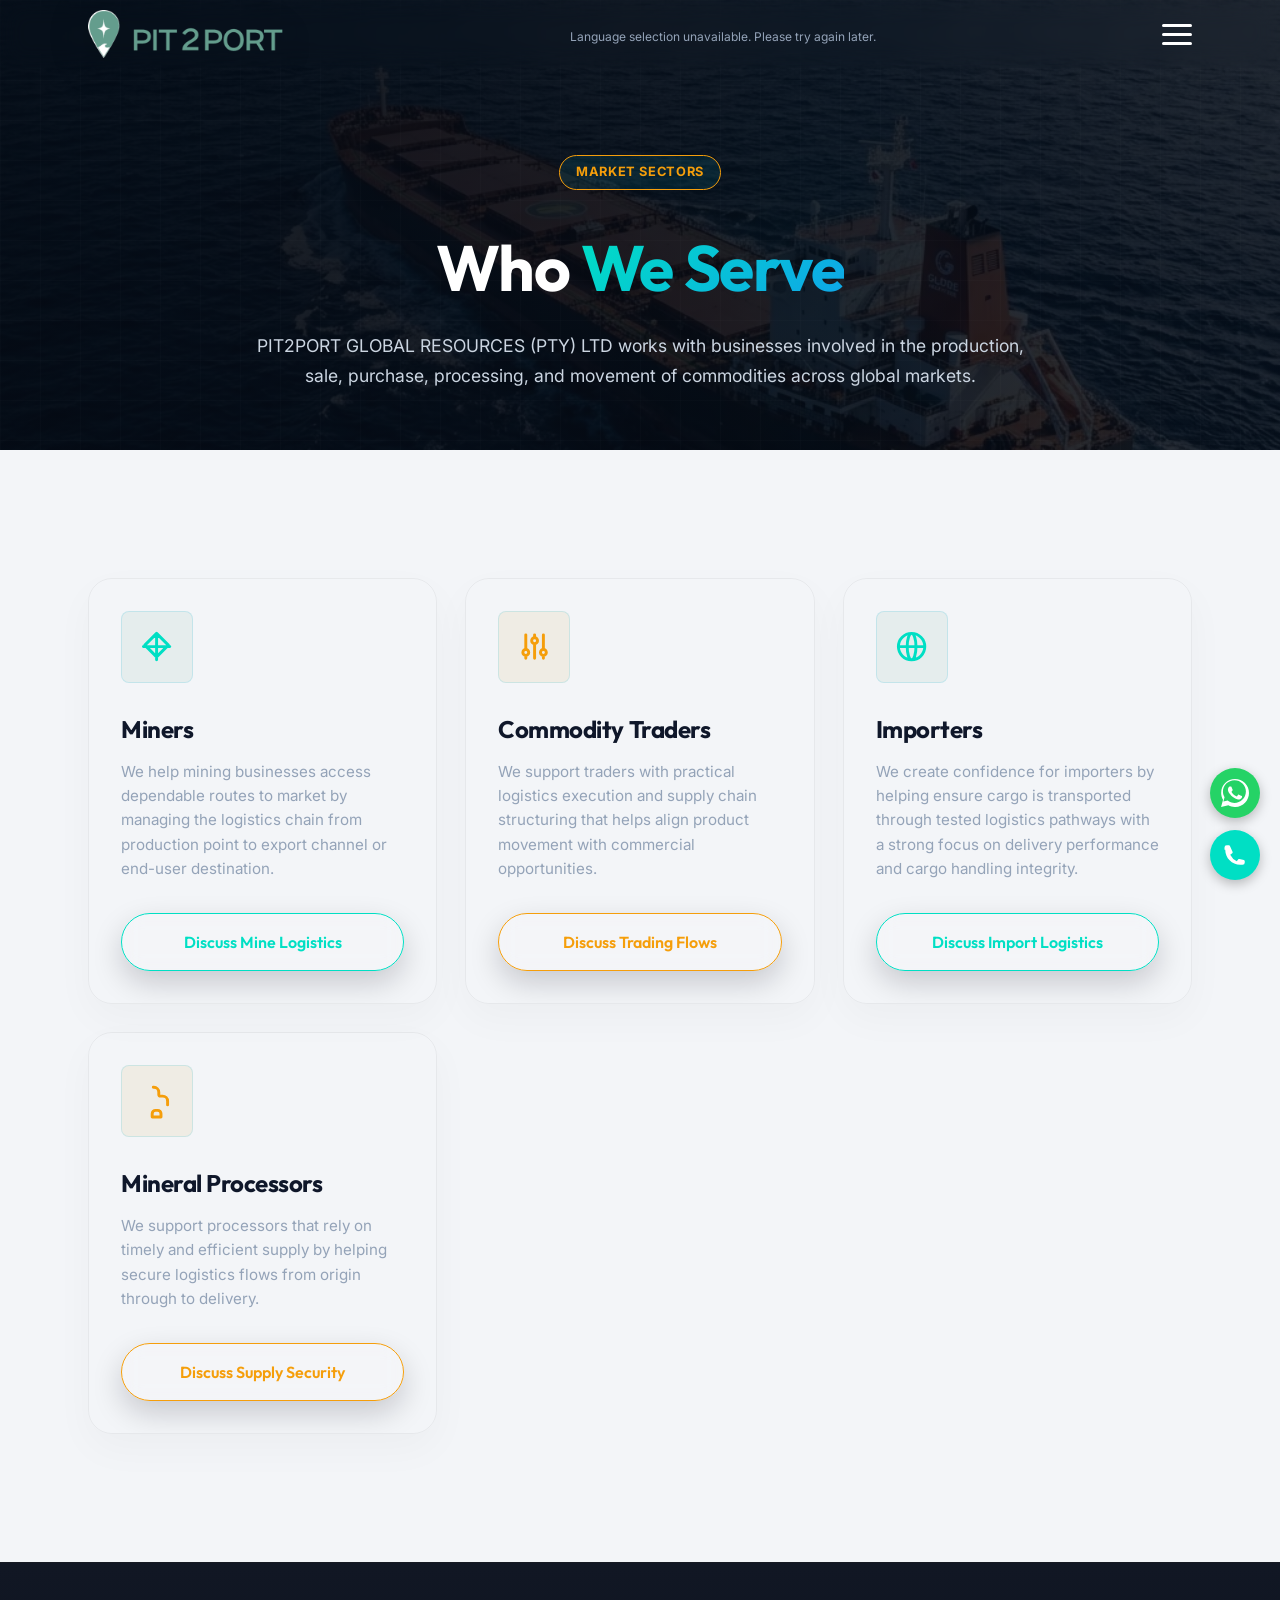
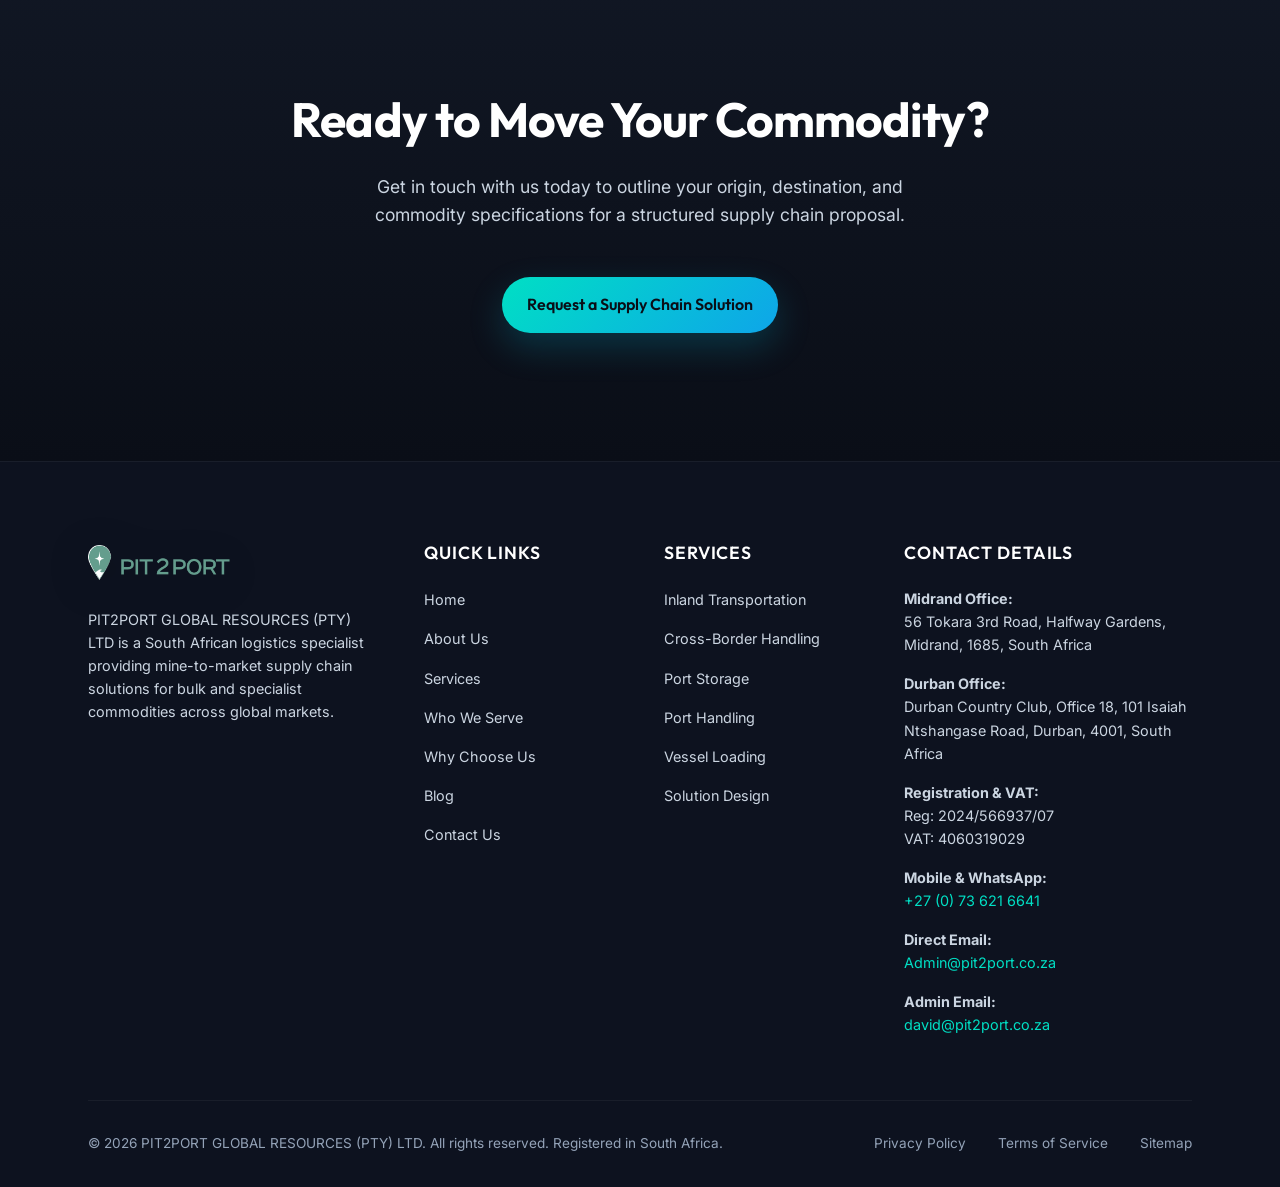
<file: who-we-serve.html>
<!doctype html>
<html lang="en">
  <head>
    <meta charset="UTF-8" />
    <meta name="viewport" content="width=device-width, initial-scale=1.0" />
    <meta
      name="description"
      content="PIT2PORT GLOBAL RESOURCES (PTY) LTD works with businesses involved in the production, sale, processing, and movement of commodities across global markets. We serve Miners, Traders, Importers, and Mineral Processors."
    />
    <meta
      name="keywords"
      content="Mining Logistics, Commodity Traders Logistics, Import Logistics, Mineral Processors Supply Chain, Africa Bulk Transport"
    />
    <link rel="canonical" href="https://www.pit2port.co.za/who-we-serve.html" />

    <!-- Open Graph -->
    <meta property="og:type" content="website" />
    <meta
      property="og:url"
      content="https://www.pit2port.co.za/who-we-serve.html"
    />
    <meta property="og:title" content="Who We Serve | PIT2PORT GLOBAL RESOURCES (PTY) LTD" />
    <meta
      property="og:description"
      content="We partner with miners, commodity traders, importers, and processors to deliver secure end-to-end supply chains."
    />
    <meta property="og:image" content="images/vessel.jpg" />

    <title>Who We Serve | PIT2PORT GLOBAL RESOURCES (PTY) LTD</title>

    <!-- Favicon Support -->
    <link rel="icon" type="image/png" href="images/logo.png" />

    <!-- Stylesheets -->
    <link rel="stylesheet" href="css/style.css?v=footer-layout-fix" />
    <link rel="stylesheet" href="css/responsive.css?v=mobile-layout-7" />
  </head>
  <body class="who-we-serve-page">
    <div id="scroll-progress"></div>

    <!-- STICKY HEADER -->
    <header class="header">
      <div class="container nav-container">
        <a href="index.html" class="logo" id="header-logo">
          <img src="images/logo.png" alt="Pit2Port Logo" />
        </a>

        <button
          class="menu-toggle"
          id="menu-toggle"
          aria-label="Toggle menu"
          aria-expanded="false"
        >
          <span></span>
          <span></span>
          <span></span>
        </button>

        <ul class="nav-menu">
          <li><a href="index.html" class="nav-link">Home</a></li>
          <li><a href="about.html" class="nav-link">About Us</a></li>
          <li><a href="services.html" class="nav-link">Services</a></li>
          <li>
            <a href="who-we-serve.html" class="nav-link active">Who We Serve</a>
          </li>
          <li>
            <a href="why-choose-us.html" class="nav-link">Why Choose Us</a>
          </li>
          <li><a href="blog.html" class="nav-link">Blog</a></li>
          <li><a href="contact.html" class="nav-link">Contact Us</a></li>
          <li class="nav-btn-mobile">
            <a href="contact.html#quote-form" class="btn btn-primary btn-sm"
              >Request a Quote</a
            >
          </li>
        </ul>

        <div class="nav-actions">
          <a
            href="contact.html#quote-form"
            class="btn btn-primary btn-header-quote"
            >Request a Quote</a
          >
        </div>
      </div>
    </header>

    <!-- HERO SECTION -->
    <section class="about-hero who-we-serve-page-hero">
      <div class="grid-overlay"></div>
      <div class="glow-orb" style="top: 15%; right: 20%"></div>
      <div class="container about-hero-content">
        <span
          class="panel-tag reveal"
          style="color: var(--accent-gold); border-color: var(--accent-gold)"
          >Market Sectors</span
        >
        <h1 class="reveal" style="transition-delay: 0.1s; margin-top: 1rem">
          Who <span class="text-gradient">We Serve</span>
        </h1>
        <p
          class="reveal"
          style="
            transition-delay: 0.2s;
            max-width: 800px;
            font-size: 1.1rem;
            color: var(--text-secondary);
            margin-top: 1.5rem;
            line-height: 1.7;
            margin-left: auto;
            margin-right: auto;
          "
        >
          PIT2PORT GLOBAL RESOURCES (PTY) LTD works with businesses involved
          in the production, sale, purchase, processing, and movement of
          commodities across global markets.
        </p>
      </div>
    </section>

    <!-- SECTORS WE SUPPORT CARDS -->
    <section
      class="section"
      style="background: var(--bg-light); color: var(--text-dark)"
    >
      <div class="container">
        <div
          class="card-grid reveal"
          style="grid-template-columns: repeat(auto-fit, minmax(280px, 1fr))"
        >
          <!-- Miners Card -->
          <div
            class="card-premium"
            style="
              background: var(--white);
              border: 1px solid rgba(0, 0, 0, 0.05);
              box-shadow: 0 15px 40px rgba(0, 0, 0, 0.03);
            "
          >
            <div
              class="card-icon"
              style="
                background: rgba(110, 164, 151, 0.1);
                color: var(--accent-teal);
              "
            >
              <svg
                fill="none"
                stroke="currentColor"
                stroke-width="2"
                viewBox="0 0 24 24"
                xmlns="http://www.w3.org/2000/svg"
              >
                <path
                  stroke-linecap="round"
                  stroke-linejoin="round"
                  d="M12 3v18M3 12h18m-9-9l8 8m-8-8l-8 8m8 8l8-8m-8 8l-8-8"
                ></path>
              </svg>
            </div>
            <h3 style="color: var(--text-dark); margin-bottom: 1rem">Miners</h3>
            <p
              style="
                color: var(--text-muted);
                font-size: 0.95rem;
                line-height: 1.6;
              "
            >
              We help mining businesses access dependable routes to market by
              managing the logistics chain from production point to export
              channel or end-user destination.
            </p>
            <div style="margin-top: auto; padding-top: 2rem">
              <a
                href="contact.html#quote-form"
                class="btn btn-secondary"
                style="
                  border-color: var(--accent-teal);
                  color: var(--accent-teal);
                  width: 100%;
                "
                >Discuss Mine Logistics</a
              >
            </div>
          </div>

          <!-- Commodity Traders Card -->
          <div
            class="card-premium"
            style="
              background: var(--white);
              border: 1px solid rgba(0, 0, 0, 0.05);
              box-shadow: 0 15px 40px rgba(0, 0, 0, 0.03);
            "
          >
            <div
              class="card-icon"
              style="
                background: rgba(200, 155, 60, 0.1);
                color: var(--accent-gold);
              "
            >
              <svg
                fill="none"
                stroke="currentColor"
                stroke-width="2"
                viewBox="0 0 24 24"
                xmlns="http://www.w3.org/2000/svg"
              >
                <path
                  stroke-linecap="round"
                  stroke-linejoin="round"
                  d="M12 6V4m0 2a2 2 0 100 4m0-4a2 2 0 110 4m-6 8a2 2 0 100-4m0 4a2 2 0 110-4m0 4v2m0-6V4m6 6v10m6-2a2 2 0 100-4m0 4a2 2 0 110-4m0 4v2m0-6V4"
                ></path>
              </svg>
            </div>
            <h3 style="color: var(--text-dark); margin-bottom: 1rem">
              Commodity Traders
            </h3>
            <p
              style="
                color: var(--text-muted);
                font-size: 0.95rem;
                line-height: 1.6;
              "
            >
              We support traders with practical logistics execution and supply
              chain structuring that helps align product movement with
              commercial opportunities.
            </p>
            <div style="margin-top: auto; padding-top: 2rem">
              <a
                href="contact.html#quote-form"
                class="btn btn-secondary"
                style="
                  border-color: var(--accent-gold);
                  color: var(--accent-gold);
                  width: 100%;
                "
                >Discuss Trading Flows</a
              >
            </div>
          </div>

          <!-- Importers Card -->
          <div
            class="card-premium"
            style="
              background: var(--white);
              border: 1px solid rgba(0, 0, 0, 0.05);
              box-shadow: 0 15px 40px rgba(0, 0, 0, 0.03);
            "
          >
            <div
              class="card-icon"
              style="
                background: rgba(110, 164, 151, 0.1);
                color: var(--accent-teal);
              "
            >
              <svg
                fill="none"
                stroke="currentColor"
                stroke-width="2"
                viewBox="0 0 24 24"
                xmlns="http://www.w3.org/2000/svg"
              >
                <path
                  stroke-linecap="round"
                  stroke-linejoin="round"
                  d="M21 12a9 9 0 01-9 9m9-9a9 9 0 00-9-9m9 9H3m9 9a9 9 0 01-9-9m9 9c1.657 0 3-4.03 3-9s-1.343-9-3-9m0 18c-1.657 0-3-4.03-3-9s1.343-9 3-9m-9 9a9 9 0 019-9"
                ></path>
              </svg>
            </div>
            <h3 style="color: var(--text-dark); margin-bottom: 1rem">
              Importers
            </h3>
            <p
              style="
                color: var(--text-muted);
                font-size: 0.95rem;
                line-height: 1.6;
              "
            >
              We create confidence for importers by helping ensure cargo is
              transported through tested logistics pathways with a strong focus
              on delivery performance and cargo handling integrity.
            </p>
            <div style="margin-top: auto; padding-top: 2rem">
              <a
                href="contact.html#quote-form"
                class="btn btn-secondary"
                style="
                  border-color: var(--accent-teal);
                  color: var(--accent-teal);
                  width: 100%;
                "
                >Discuss Import Logistics</a
              >
            </div>
          </div>

          <!-- Mineral Processors Card -->
          <div
            class="card-premium"
            style="
              background: var(--white);
              border: 1px solid rgba(0, 0, 0, 0.05);
              box-shadow: 0 15px 40px rgba(0, 0, 0, 0.03);
            "
          >
            <div
              class="card-icon"
              style="
                background: rgba(200, 155, 60, 0.1);
                color: var(--accent-gold);
              "
            >
              <svg
                fill="none"
                stroke="currentColor"
                stroke-width="2"
                viewBox="0 0 24 24"
                xmlns="http://www.w3.org/2000/svg"
              >
                <path
                  stroke-linecap="round"
                  stroke-linejoin="round"
                  d="M19.5 14.25v-2.625a3.375 3.375 0 00-3.375-3.375h-1.5A1.125 1.125 0 0113.5 7.125v-1.5A3.375 3.375 0 0010.125 2.25H9.75M9 22.5h6v-2.25a2.25 2.25 0 00-2.25-2.25h-1.5A2.25 2.25 0 009 20.25V22.5z"
                ></path>
              </svg>
            </div>
            <h3 style="color: var(--text-dark); margin-bottom: 1rem">
              Mineral Processors
            </h3>
            <p
              style="
                color: var(--text-muted);
                font-size: 0.95rem;
                line-height: 1.6;
              "
            >
              We support processors that rely on timely and efficient supply by
              helping secure logistics flows from origin through to delivery.
            </p>
            <div style="margin-top: auto; padding-top: 2rem">
              <a
                href="contact.html#quote-form"
                class="btn btn-secondary"
                style="
                  border-color: var(--accent-gold);
                  color: var(--accent-gold);
                  width: 100%;
                "
                >Discuss Supply Security</a
              >
            </div>
          </div>
        </div>
      </div>
    </section>

    <!-- CTA SECTION -->
    <section
      class="section"
      style="
        background: var(--gradient-dark);
        text-align: center;
        border-top: 1px solid var(--glass-border);
      "
    >
      <div class="container reveal">
        <h2 style="font-size: clamp(2rem, 5vw, 3rem); margin-bottom: 1.5rem">
          Ready to Move Your Commodity?
        </h2>
        <p
          style="
            color: var(--text-secondary);
            max-width: 600px;
            margin: 0 auto 3rem auto;
            font-size: 1.1rem;
          "
        >
          Get in touch with us today to outline your origin, destination, and
          commodity specifications for a structured supply chain proposal.
        </p>
        <a href="contact.html#quote-form" class="btn btn-primary"
          >Request a Supply Chain Solution</a
        >
      </div>
    </section>

    <!-- FOOTER -->
    <footer
      class="footer"
      style="
        background: #0d121f;
        border-top: 1px solid rgba(255, 255, 255, 0.05);
        padding: 5rem 0 2rem 0;
      "
    >
      <div class="container">
        <div class="footer-grid">
          <div class="footer-brand">
            <a href="index.html" class="logo">
              <img
                src="images/logo.png"
                alt="Pit2Port Logo"
                style="height: 35px; width: auto"
              />
            </a>
            <p>
              PIT2PORT GLOBAL RESOURCES (PTY) LTD is a South African logistics
              specialist providing mine-to-market supply chain solutions for
              bulk and specialist commodities across global markets.
            </p>
            <!-- Placeholder social links (to be activated when company accounts are live)
            <div
              class="social-links"
              style="display: flex; gap: 1rem; margin-top: 1.5rem"
            >
              <a
                href="https://linkedin.com"
                target="_blank"
                class="social-icon"
                aria-label="LinkedIn"
              >
                <svg
                  fill="currentColor"
                  viewBox="0 0 24 24"
                  xmlns="http://www.w3.org/2000/svg"
                  style="width: 1.25rem; height: 1.25rem"
                >
                  <path
                    d="M19 0h-14c-2.761 0-5 2.239-5 5v14c0 2.761 2.239 5 5 5h14c2.762 0 5-2.239 5-5v-14c0-2.761-2.238-5-5-5zm-11 19h-3v-11h3v11zm-1.5-12.268c-.966 0-1.75-.79-1.75-1.764s.784-1.764 1.75-1.764 1.75.79 1.75 1.764-.783 1.764-1.75 1.764zm13.5 12.268h-3v-5.604c0-3.368-4-3.113-4 0v5.604h-3v-11h3v1.765c1.396-2.586 7-2.777 7 2.476v6.759z"
                  />
                </svg>
              </a>
              <a
                href="https://facebook.com"
                target="_blank"
                class="social-icon"
                aria-label="Facebook"
              >
                <svg
                  fill="currentColor"
                  viewBox="0 0 24 24"
                  xmlns="http://www.w3.org/2000/svg"
                  style="width: 1.25rem; height: 1.25rem"
                >
                  <path
                    d="M22 12c0-5.52-4.48-10-10-10S2 6.48 2 12c0 4.84 3.44 8.87 8 9.8V15H8v-3h2V9.5C10 7.57 11.57 6 13.5 6H16v3h-2c-.55 0-1 .45-1 1v2h3v3h-3v6.95c4.56-.93 8-4.96 8-9.75z"
                  />
                </svg>
              </a>
              <a
                href="https://twitter.com"
                target="_blank"
                class="social-icon"
                aria-label="X / Twitter"
              >
                <svg
                  fill="currentColor"
                  viewBox="0 0 24 24"
                  xmlns="http://www.w3.org/2000/svg"
                  style="width: 1.25rem; height: 1.25rem"
                >
                  <path
                    d="M18.244 2.25h3.308l-7.227 8.26 8.502 11.24H16.17l-5.214-6.817L4.99 21.75H1.68l7.73-8.835L1.254 2.25H8.08l4.713 6.231zm-1.161 17.52h1.833L7.084 4.126H5.117z"
                  />
                </svg>
              </a>
            </div>
            -->
          </div>

          <div>
            <h3 class="footer-heading">Quick Links</h3>
            <ul class="footer-links">
              <li><a href="index.html" class="footer-link">Home</a></li>
              <li><a href="about.html" class="footer-link">About Us</a></li>
              <li><a href="services.html" class="footer-link">Services</a></li>
              <li>
                <a href="who-we-serve.html" class="footer-link">Who We Serve</a>
              </li>
              <li>
                <a href="why-choose-us.html" class="footer-link"
                  >Why Choose Us</a
                >
              </li>
              <li><a href="blog.html" class="footer-link">Blog</a></li>
              <li><a href="contact.html" class="footer-link">Contact Us</a></li>
            </ul>
          </div>

          <div>
            <h3 class="footer-heading">Services</h3>
            <ul class="footer-links">
              <li>
                <a
                  href="services.html#inland-transportation"
                  class="footer-link"
                  >Inland Transportation</a
                >
              </li>
              <li>
                <a
                  href="services.html#cross-border-handling"
                  class="footer-link"
                  >Cross-Border Handling</a
                >
              </li>
              <li>
                <a href="services.html#port-storage" class="footer-link"
                  >Port Storage</a
                >
              </li>
              <li>
                <a href="services.html#port-handling" class="footer-link"
                  >Port Handling</a
                >
              </li>
              <li>
                <a href="services.html#vessel-loading" class="footer-link"
                  >Vessel Loading</a
                >
              </li>
              <li>
                <a href="services.html#supply-chain-design" class="footer-link"
                  >Solution Design</a
                >
              </li>
            </ul>
          </div>

          <div>
            <h3 class="footer-heading">Contact Details</h3>
            <ul
              class="footer-links"
              style="color: var(--text-secondary); font-size: 0.9rem; gap: 1rem"
            >
              <li>
                <strong>Midrand Office:</strong><br />
                56 Tokara 3rd Road, Halfway Gardens, Midrand, 1685, South Africa
              </li>
              <li>
                <strong>Durban Office:</strong><br />
                Durban Country Club, Office 18, 101 Isaiah Ntshangase Road,
                Durban, 4001, South Africa
              </li>
              <li>
                <strong>Registration & VAT:</strong><br />
                Reg: 2024/566937/07<br />
                VAT: 4060319029
              </li>
              <li>
                <strong>Mobile & WhatsApp:</strong><br />
                <a href="tel:+27736216641" style="color: var(--accent-teal)"
                  >+27 (0) 73 621 6641</a
                >
              </li>
              <li>
                <strong>Direct Email:</strong><br />
                <a
                  href="mailto:Admin@pit2port.co.za"
                  style="color: var(--accent-teal)"
                  >Admin@pit2port.co.za</a
                >
              </li>
              <li>
                <strong>Admin Email:</strong><br />
                <a
                  href="mailto:david@pit2port.co.za"
                  style="color: var(--accent-teal)"
                  >david@pit2port.co.za</a
                >
              </li>
            </ul>
          </div>
        </div>

        <div class="footer-bottom">
          <p>
            &copy; 2026 PIT2PORT GLOBAL RESOURCES (PTY) LTD. All rights
            reserved. Registered in South Africa.
          </p>
          <div class="footer-bottom-links">
            <a href="contact.html">Privacy Policy</a>
            <a href="contact.html#quote-form">Terms of Service</a>
            <a href="contact.html">Sitemap</a>
          </div>
        </div>
      </div>
    </footer>

    <!-- MOBILE CLICK-TO-CALL & WHATSAPP FLOATING BUTTONS -->
    <div
      class="floating-buttons"
      style="
        position: fixed;
        bottom: 20px;
        right: 20px;
        display: flex;
        flex-direction: column;
        gap: 12px;
        z-index: 1000;
      "
    >
      <!-- WhatsApp Floating Button -->
      <a
        href="https://wa.me/27736216641?text=Hi%20Pit2Port%2C%20I%20would%20like%20to%20request%20a%20logistics%20quote."
        target="_blank"
        style="
          width: 50px;
          height: 50px;
          background: #25d366;
          border-radius: 50%;
          display: flex;
          align-items: center;
          justify-content: center;
          box-shadow: 0 4px 12px rgba(0, 0, 0, 0.25);
          transition: transform 0.2s;
        "
        onmouseover="this.style.transform = 'scale(1.1)'"
        onmouseout="this.style.transform = 'scale(1)'"
        aria-label="Chat on WhatsApp"
      >
        <svg
          fill="#FFFFFF"
          viewBox="0 0 24 24"
          xmlns="http://www.w3.org/2000/svg"
          style="width: 28px; height: 28px"
        >
          <path
            d="M.057 24l1.687-6.163c-1.041-1.804-1.588-3.849-1.587-5.946C.06 5.348 5.397.01 12.008.01c3.202.001 6.212 1.246 8.477 3.514 2.266 2.268 3.507 5.28 3.505 8.484-.004 6.657-5.34 11.997-11.953 11.997-2.005-.001-3.973-.502-5.724-1.455L0 24zm6.59-4.846c1.6.95 3.188 1.449 4.825 1.451 5.436 0 9.86-4.37 9.864-9.799.002-2.63-1.023-5.101-2.885-6.968C16.63 2.01 14.154.993 11.53 1.003c-5.438 0-9.864 4.372-9.869 9.803-.002 1.73.475 3.42 1.381 4.908l-.98 3.577 3.676-.957zM17.47 14.397c-.3-.149-1.777-.878-2.05-.978-.272-.098-.47-.149-.669.149-.198.297-.767.966-.94 1.164-.173.199-.347.223-.647.074-.3-.149-1.265-.467-2.41-1.487-.89-.794-1.49-1.77-1.664-2.07-.173-.299-.018-.46.131-.609.135-.134.3-.349.449-.523.15-.174.2-.298.3-.497.099-.198.05-.372-.025-.521-.075-.149-.669-1.612-.916-2.207-.242-.579-.487-.5-.669-.51-.173-.008-.371-.01-.57-.01-.198 0-.52.074-.792.372-.272.297-1.04 1.016-1.04 2.479 0 1.462 1.065 2.875 1.213 3.074.149.198 2.096 3.2 5.077 4.487.709.306 1.262.489 1.694.625.712.227 1.36.195 1.871.118.571-.085 1.777-.726 2.025-1.43.248-.703.248-1.306.173-1.43-.075-.124-.272-.198-.57-.347z"
          />
        </svg>
      </a>
      <!-- Phone Floating Button -->
      <a
        href="tel:+27736216641"
        style="
          width: 50px;
          height: 50px;
          background: var(--accent-teal);
          border-radius: 50%;
          display: flex;
          align-items: center;
          justify-content: center;
          box-shadow: 0 4px 12px rgba(0, 0, 0, 0.25);
          transition: transform 0.2s;
        "
        onmouseover="this.style.transform = 'scale(1.1)'"
        onmouseout="this.style.transform = 'scale(1)'"
        aria-label="Call Office"
      >
        <svg
          fill="#FFFFFF"
          viewBox="0 0 24 24"
          xmlns="http://www.w3.org/2000/svg"
          style="width: 24px; height: 24px"
        >
          <path
            d="M2.25 6.75c0 8.284 6.716 15 15 15h2.25a2.25 2.25 0 002.25-2.25v-1.372c0-.516-.351-.966-.852-1.091l-4.423-1.106c-.44-.11-.902.055-1.173.417l-1.514 2.018a14.947 14.947 0 01-6.577-6.577l2.018-1.514c.361-.272.527-.734.417-1.173L6.963 3.106a1.125 1.125 0 00-1.091-.852H3.75A2.25 2.25 0 001.5 4.5v2.25z"
          />
        </svg>
      </a>
    </div>

    
    <!-- MOBILE STICKY BOTTOM ACTION BAR -->
    <div class="mobile-sticky-bar">
      <a href="https://wa.me/27736216641?text=Hi%20Pit2Port%2C%20I%20would%20like%20to%20request%20a%20logistics%20quote." target="_blank" class="sticky-bar-item whatsapp">
        <svg fill="currentColor" viewBox="0 0 24 24" xmlns="http://www.w3.org/2000/svg" style="width: 20px; height: 20px;">
          <path d="M.057 24l1.687-6.163c-1.041-1.804-1.588-3.849-1.587-5.946C.06 5.348 5.397.01 12.008.01c3.202.001 6.212 1.246 8.477 3.514 2.266 2.268 3.507 5.28 3.505 8.484-.004 6.657-5.34 11.997-11.953 11.997-2.005-.001-3.973-.502-5.724-1.455L0 24zm6.59-4.846c1.6.95 3.188 1.449 4.825 1.451 5.436 0 9.86-4.37 9.864-9.799.002-2.63-1.023-5.101-2.885-6.968C16.63 2.01 14.154.993 11.53 1.003c-5.438 0-9.864 4.372-9.869 9.803-.002 1.73.475 3.42 1.381 4.908l-.98 3.577 3.676-.957zM17.47 14.397c-.3-.149-1.777-.878-2.05-.978-.272-.098-.47-.149-.669.149-.198.297-.767.966-.94 1.164-.173.199-.347.223-.647.074-.3-.149-1.265-.467-2.41-1.487-.89-.794-1.49-1.77-1.664-2.07-.173-.299-.018-.46.131-.609.135-.134.3-.349.449-.523.15-.174.2-.298.3-.497.099-.198.05-.372-.025-.521-.075-.149-.669-1.612-.916-2.207-.242-.579-.487-.5-.669-.51-.173-.008-.371-.01-.57-.01-.198 0-.52.074-.792.372-.272.297-1.04 1.016-1.04 2.479 0 1.462 1.065 2.875 1.213 3.074.149.198 2.096 3.2 5.077 4.487.709.306 1.262.489 1.694.625.712.227 1.36.195 1.871.118.571-.085 1.777-.726 2.025-1.43.248-.703.248-1.306.173-1.43-.075-.124-.272-.198-.57-.347z"/>
        </svg>
        <span>WhatsApp</span>
      </a>
      <a href="tel:+27736216641" class="sticky-bar-item phone">
        <svg fill="currentColor" viewBox="0 0 24 24" xmlns="http://www.w3.org/2000/svg" style="width: 18px; height: 18px;">
          <path d="M2.25 6.75c0 8.284 6.716 15 15 15h2.25a2.25 2.25 0 002.25-2.25v-1.372c0-.516-.351-.966-.852-1.091l-4.423-1.106c-.44-.11-.902.055-1.173.417l-1.514 2.018a14.947 14.947 0 01-6.577-6.577l2.018-1.514c.361-.272.527-.734.417-1.173L6.963 3.106a1.125 1.125 0 00-1.091-.852H3.75A2.25 2.25 0 001.5 4.5v2.25z"/>
        </svg>
        <span>Call Us</span>
      </a>
      <a href="contact.html#quote-form" class="sticky-bar-item quote">
        <svg fill="currentColor" viewBox="0 0 24 24" xmlns="http://www.w3.org/2000/svg" style="width: 18px; height: 18px;">
          <path d="M19.5 21a3 3 0 003-3v-4.5a3 3 0 00-3-3h-15a3 3 0 00-3 3V18a3 3 0 003 3h15zM1.5 10.146V6a3 3 0 013-3h15a3 3 0 013 3v4.146c-.927-.723-2.099-1.146-3.375-1.146h-14.25c-1.276 0-2.448.423-3.375 1.146z" />
        </svg>
        <span>Get Quote</span>
      </a>
    </div>

    <!-- Scripts -->
    <script src="js/main.js?v=language-selector-10"></script>
    <script src="js/animations.js?v=mobile-layout-2"></script>
  </body>
</html>
</file>
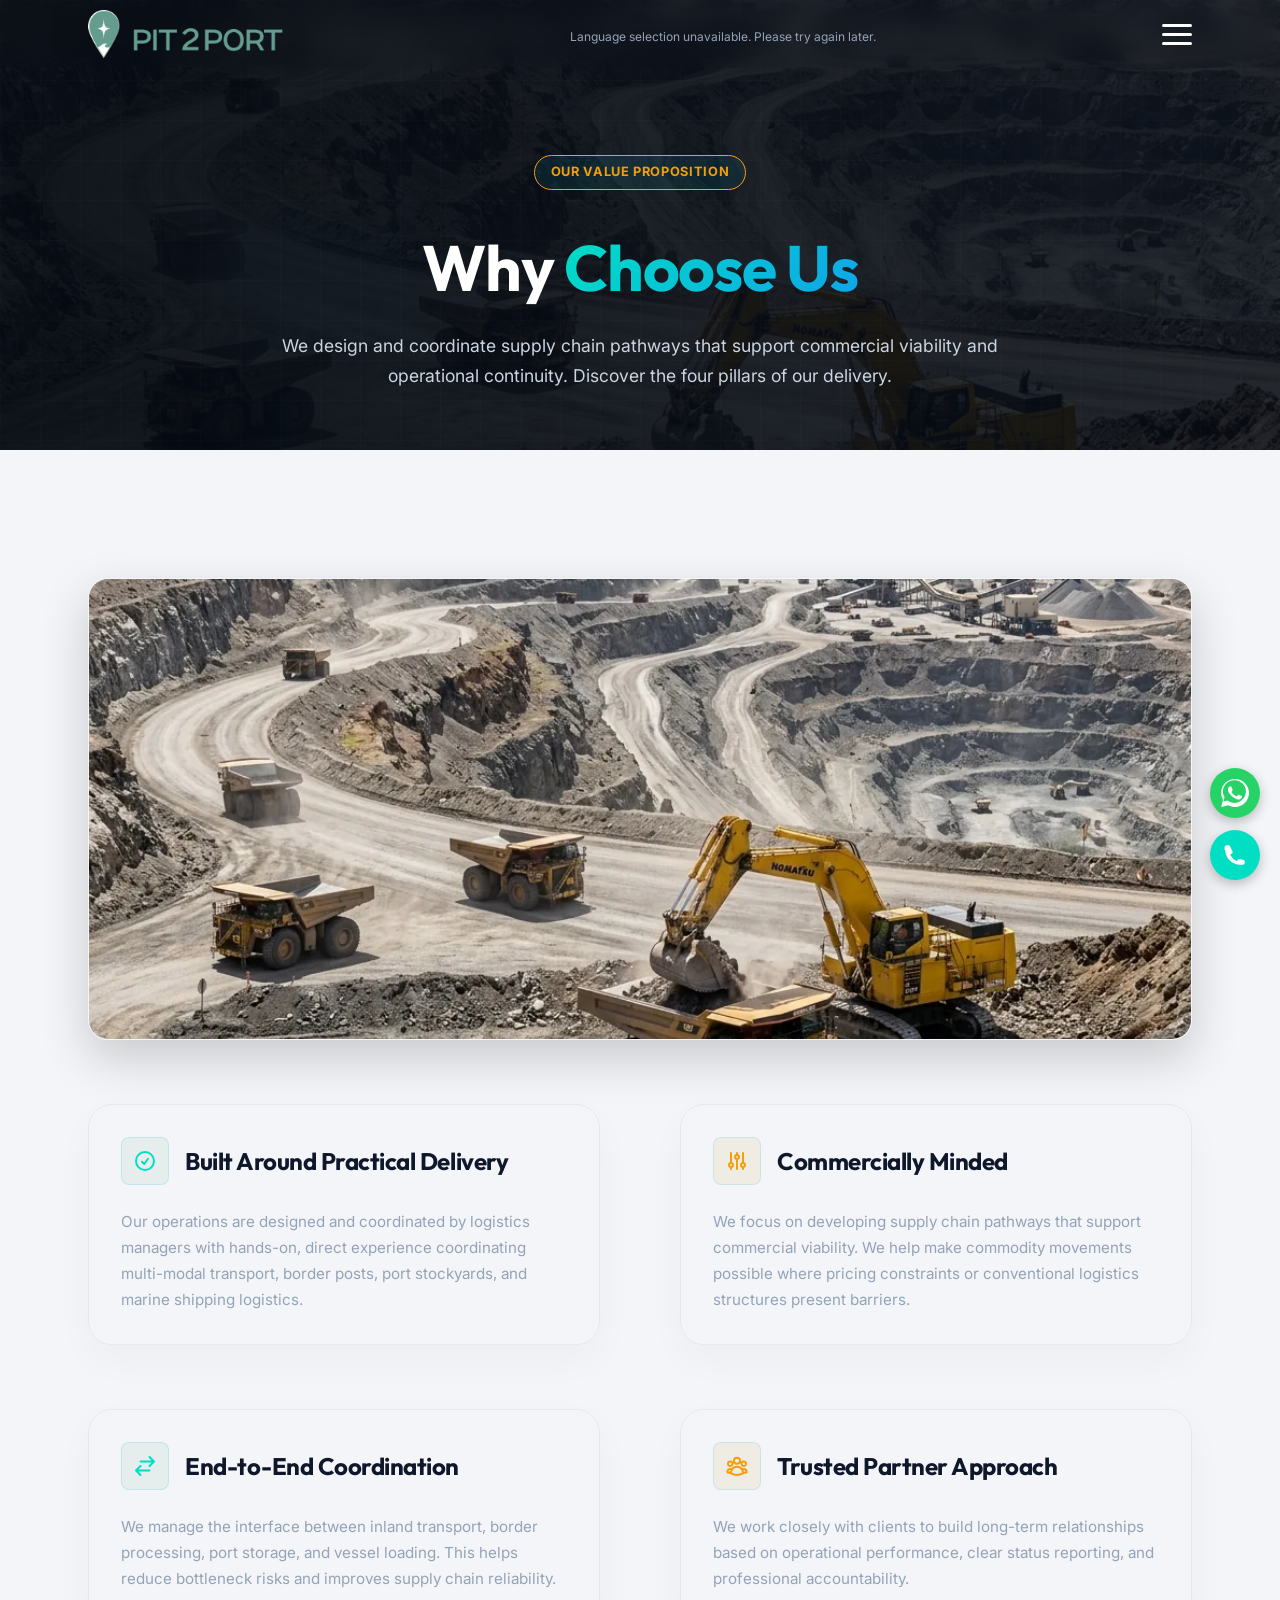
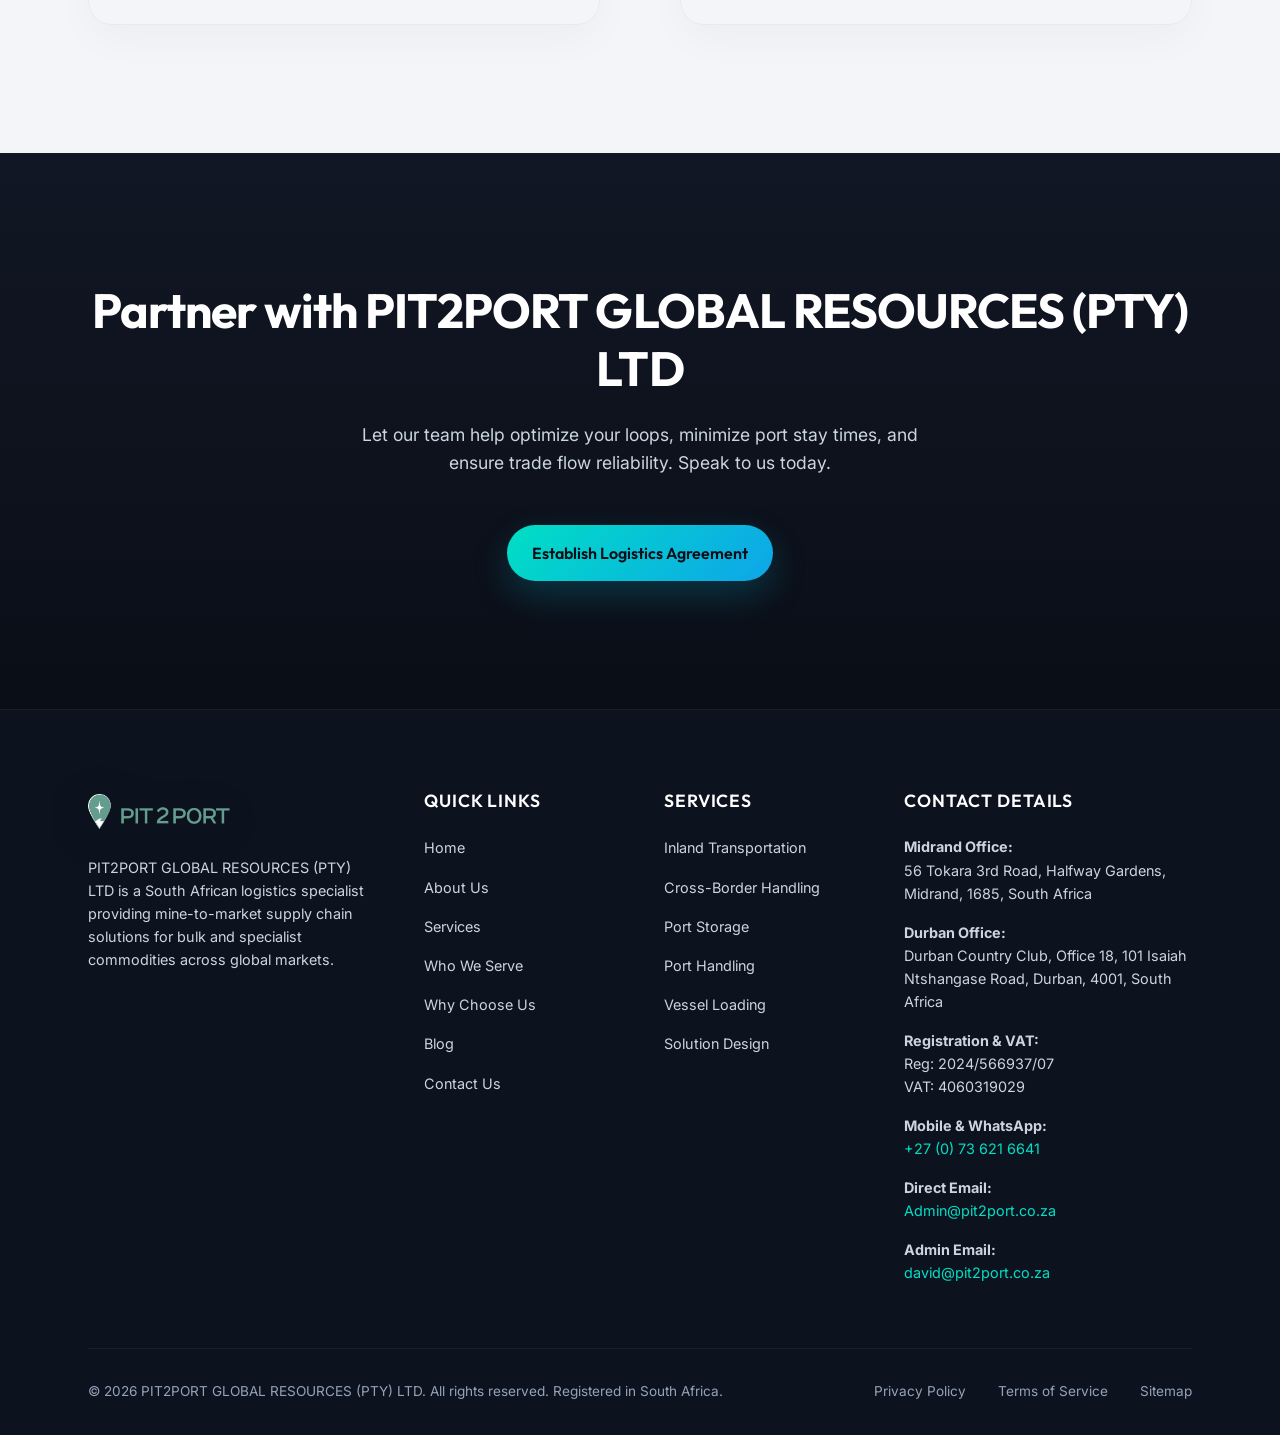
<file: why-choose-us.html>
<!doctype html>
<html lang="en">
  <head>
    <meta charset="UTF-8" />
    <meta name="viewport" content="width=device-width, initial-scale=1.0" />
    <meta
      name="description"
      content="Discover why clients trust PIT2PORT GLOBAL RESOURCES (PTY) LTD: operational expertise, commercially minded logistics, end-to-end coordination, and a trusted partner approach."
    />
    <meta
      name="keywords"
      content="Logistics Expertise, End to End Supply Chain, Africa Bulk Transport, Commercial Logistics Solution"
    />
    <link
      rel="canonical"
      href="https://www.pit2port.co.za/why-choose-us.html"
    />

    <!-- Open Graph -->
    <meta property="og:type" content="website" />
    <meta
      property="og:url"
      content="https://www.pit2port.co.za/why-choose-us.html"
    />
    <meta property="og:title" content="Why Choose Us | PIT2PORT GLOBAL RESOURCES (PTY) LTD" />
    <meta
      property="og:description"
      content="Hands-on expertise in multi-modal transport, border posts, and port logistics, backed by a commercially minded, trusted partner approach."
    />
    <meta property="og:image" content="images/mining.jpg" />

    <title>Why Choose Us | PIT2PORT GLOBAL RESOURCES (PTY) LTD</title>

    <!-- Favicon Support -->
    <link rel="icon" type="image/png" href="images/logo.png" />

    <!-- Stylesheets -->
    <link rel="stylesheet" href="css/style.css?v=footer-layout-fix" />
    <link rel="stylesheet" href="css/responsive.css?v=mobile-layout-7" />
  </head>
  <body class="why-choose-us-page">
    <div id="scroll-progress"></div>

    <!-- STICKY HEADER -->
    <header class="header">
      <div class="container nav-container">
        <a href="index.html" class="logo" id="header-logo">
          <img src="images/logo.png" alt="Pit2Port Logo" />
        </a>

        <button
          class="menu-toggle"
          id="menu-toggle"
          aria-label="Toggle menu"
          aria-expanded="false"
        >
          <span></span>
          <span></span>
          <span></span>
        </button>

        <ul class="nav-menu">
          <li><a href="index.html" class="nav-link">Home</a></li>
          <li><a href="about.html" class="nav-link">About Us</a></li>
          <li><a href="services.html" class="nav-link">Services</a></li>
          <li><a href="who-we-serve.html" class="nav-link">Who We Serve</a></li>
          <li><a href="blog.html" class="nav-link">Blog</a></li>
          <li>
            <a href="why-choose-us.html" class="nav-link active"
              >Why Choose Us</a
            >
          </li>
          <li><a href="contact.html" class="nav-link">Contact Us</a></li>
          <li class="nav-btn-mobile">
            <a href="contact.html#quote-form" class="btn btn-primary btn-sm"
              >Request a Quote</a
            >
          </li>
        </ul>

        <div class="nav-actions">
          <a
            href="contact.html#quote-form"
            class="btn btn-primary btn-header-quote"
            >Request a Quote</a
          >
        </div>
      </div>
    </header>

    <!-- HERO SECTION -->
    <section class="about-hero why-choose-us-page-hero">
      <div class="grid-overlay"></div>
      <div class="glow-orb" style="top: 20%; left: 10%"></div>
      <div class="container about-hero-content">
        <span
          class="panel-tag reveal"
          style="color: var(--accent-gold); border-color: var(--accent-gold)"
          >Our Value Proposition</span
        >
        <h1 class="reveal" style="transition-delay: 0.1s; margin-top: 1rem">
          Why <span class="text-gradient">Choose Us</span>
        </h1>
        <p
          class="reveal"
          style="
            transition-delay: 0.2s;
            max-width: 800px;
            font-size: 1.1rem;
            color: var(--text-secondary);
            margin-top: 1.5rem;
            line-height: 1.7;
            margin-left: auto;
            margin-right: auto;
          "
        >
          We design and coordinate supply chain pathways that support commercial
          viability and operational continuity. Discover the four pillars of our
          delivery.
        </p>
      </div>
    </section>

    <!-- PILLARS SECTION -->
    <section
      class="section"
      style="background: var(--bg-light); color: var(--text-dark)"
    >
      <div class="container">
        <figure class="why-choose-feature-image">
          <img
            src="images/mining.webp"
            alt="Mining trucks and heavy equipment operating in an open-pit mine"
            loading="eager"
            decoding="async"
          />
        </figure>
        <div style="display: flex; flex-direction: column; gap: 4rem">
          <!-- Pillar 1 & 2 Row -->
          <div class="grid-2col reveal">
            <!-- Pillar 1 -->
            <div
              class="card-premium"
              style="
                background: var(--white);
                border: 1px solid rgba(0, 0, 0, 0.05);
                box-shadow: 0 15px 40px rgba(0, 0, 0, 0.03);
              "
            >
              <div
                style="
                  display: flex;
                  align-items: center;
                  gap: 1rem;
                  margin-bottom: 1.5rem;
                "
              >
                <div
                  class="card-icon"
                  style="
                    background: rgba(110, 164, 151, 0.1);
                    color: var(--accent-teal);
                    margin-bottom: 0;
                    width: 48px;
                    height: 48px;
                  "
                >
                  <svg
                    fill="none"
                    stroke="currentColor"
                    stroke-width="2"
                    viewBox="0 0 24 24"
                    xmlns="http://www.w3.org/2000/svg"
                    style="width: 24px; height: 24px"
                  >
                    <path
                      stroke-linecap="round"
                      stroke-linejoin="round"
                      d="M9 12.75L11.25 15 15 9.75M21 12a9 9 0 11-18 0 9 9 0 0118 0z"
                    ></path>
                  </svg>
                </div>
                <h3 style="color: var(--text-dark); margin: 0">
                  Built Around Practical Delivery
                </h3>
              </div>
              <p
                style="
                  color: var(--text-muted);
                  font-size: 0.95rem;
                  line-height: 1.7;
                "
              >
                Our operations are designed and coordinated by logistics
                managers with hands-on, direct experience coordinating
                multi-modal transport, border posts, port stockyards, and
                marine shipping logistics.
              </p>
            </div>

            <!-- Pillar 2 -->
            <div
              class="card-premium"
              style="
                background: var(--white);
                border: 1px solid rgba(0, 0, 0, 0.05);
                box-shadow: 0 15px 40px rgba(0, 0, 0, 0.03);
              "
            >
              <div
                style="
                  display: flex;
                  align-items: center;
                  gap: 1rem;
                  margin-bottom: 1.5rem;
                "
              >
                <div
                  class="card-icon"
                  style="
                    background: rgba(200, 155, 60, 0.1);
                    color: var(--accent-gold);
                    margin-bottom: 0;
                    width: 48px;
                    height: 48px;
                  "
                >
                  <svg
                    fill="none"
                    stroke="currentColor"
                    stroke-width="2"
                    viewBox="0 0 24 24"
                    xmlns="http://www.w3.org/2000/svg"
                    style="width: 24px; height: 24px"
                  >
                    <path
                      stroke-linecap="round"
                      stroke-linejoin="round"
                      d="M12 6V4m0 2a2 2 0 100 4m0-4a2 2 0 110 4m-6 8a2 2 0 100-4m0 4a2 2 0 110-4m0 4v2m0-6V4m6 6v10m6-2a2 2 0 100-4m0 4a2 2 0 110-4m0 4v2m0-6V4"
                    ></path>
                  </svg>
                </div>
                <h3 style="color: var(--text-dark); margin: 0">
                  Commercially Minded
                </h3>
              </div>
              <p
                style="
                  color: var(--text-muted);
                  font-size: 0.95rem;
                  line-height: 1.7;
                "
              >
                We focus on developing supply chain pathways that support
                commercial viability. We help make commodity movements possible
                where pricing constraints or conventional logistics structures
                present barriers.
              </p>
            </div>
          </div>

          <!-- Pillar 3 & 4 Row -->
          <div class="grid-2col reveal" style="transition-delay: 0.1s">
            <!-- Pillar 3 -->
            <div
              class="card-premium"
              style="
                background: var(--white);
                border: 1px solid rgba(0, 0, 0, 0.05);
                box-shadow: 0 15px 40px rgba(0, 0, 0, 0.03);
              "
            >
              <div
                style="
                  display: flex;
                  align-items: center;
                  gap: 1rem;
                  margin-bottom: 1.5rem;
                "
              >
                <div
                  class="card-icon"
                  style="
                    background: rgba(110, 164, 151, 0.1);
                    color: var(--accent-teal);
                    margin-bottom: 0;
                    width: 48px;
                    height: 48px;
                  "
                >
                  <svg
                    fill="none"
                    stroke="currentColor"
                    stroke-width="2"
                    viewBox="0 0 24 24"
                    xmlns="http://www.w3.org/2000/svg"
                    style="width: 24px; height: 24px"
                  >
                    <path
                      stroke-linecap="round"
                      stroke-linejoin="round"
                      d="M7.5 21L3 16.5m0 0L7.5 12M3 16.5h13.5m0-13.5L21 7.5m0 0L16.5 12M21 7.5H7.5"
                    ></path>
                  </svg>
                </div>
                <h3 style="color: var(--text-dark); margin: 0">
                  End-to-End Coordination
                </h3>
              </div>
              <p
                style="
                  color: var(--text-muted);
                  font-size: 0.95rem;
                  line-height: 1.7;
                "
              >
                We manage the interface between inland transport, border
                processing, port storage, and vessel loading. This helps reduce
                bottleneck risks and improves supply chain reliability.
              </p>
            </div>

            <!-- Pillar 4 -->
            <div
              class="card-premium"
              style="
                background: var(--white);
                border: 1px solid rgba(0, 0, 0, 0.05);
                box-shadow: 0 15px 40px rgba(0, 0, 0, 0.03);
              "
            >
              <div
                style="
                  display: flex;
                  align-items: center;
                  gap: 1rem;
                  margin-bottom: 1.5rem;
                "
              >
                <div
                  class="card-icon"
                  style="
                    background: rgba(200, 155, 60, 0.1);
                    color: var(--accent-gold);
                    margin-bottom: 0;
                    width: 48px;
                    height: 48px;
                  "
                >
                  <svg
                    fill="none"
                    stroke="currentColor"
                    stroke-width="2"
                    viewBox="0 0 24 24"
                    xmlns="http://www.w3.org/2000/svg"
                    style="width: 24px; height: 24px"
                  >
                    <path
                      stroke-linecap="round"
                      stroke-linejoin="round"
                      d="M18 18.72a9.094 9.094 0 003.741-.479 3 3 0 00-4.682-2.72m.94 3.198l.001.031c0 .225-.012.447-.037.666A11.944 11.944 0 0112 21c-2.17 0-4.207-.576-5.963-1.584A6.062 6.062 0 016 18.719m12 0a5.971 5.971 0 00-.941-3.197m0 0A5.995 5.995 0 0012 12.75a5.995 5.995 0 00-5.058 2.772m0 0a3 3 0 00-4.681 2.72 8.986 8.986 0 003.74.477m.94-3.197a5.971 5.971 0 00-.94 3.197M15 6.75a3 3 0 11-6 0 3 3 0 016 0zm6 3a2.25 2.25 0 11-4.5 0 2.25 2.25 0 014.5 0zm-13.5 0a2.25 2.25 0 11-4.5 0 2.25 2.25 0 014.5 0z"
                    ></path>
                  </svg>
                </div>
                <h3 style="color: var(--text-dark); margin: 0">
                  Trusted Partner Approach
                </h3>
              </div>
              <p
                style="
                  color: var(--text-muted);
                  font-size: 0.95rem;
                  line-height: 1.7;
                "
              >
                We work closely with clients to build long-term relationships
                based on operational performance, clear status reporting, and
                professional accountability.
              </p>
            </div>
          </div>
        </div>
      </div>
    </section>

    <!-- CTA SECTION -->
    <section
      class="section"
      style="
        background: var(--gradient-dark);
        text-align: center;
        border-top: 1px solid var(--glass-border);
      "
    >
      <div class="container reveal">
        <h2 style="font-size: clamp(2rem, 5vw, 3rem); margin-bottom: 1.5rem">
          Partner with PIT2PORT GLOBAL RESOURCES (PTY) LTD
        </h2>
        <p
          style="
            color: var(--text-secondary);
            max-width: 600px;
            margin: 0 auto 3rem auto;
            font-size: 1.1rem;
          "
        >
          Let our team help optimize your loops, minimize port stay times, and
          ensure trade flow reliability. Speak to us today.
        </p>
        <a href="contact.html" class="btn btn-primary"
          >Establish Logistics Agreement</a
        >
      </div>
    </section>

    <!-- FOOTER -->
    <footer
      class="footer"
      style="
        background: #0d121f;
        border-top: 1px solid rgba(255, 255, 255, 0.05);
        padding: 5rem 0 2rem 0;
      "
    >
      <div class="container">
        <div class="footer-grid">
          <div class="footer-brand">
            <a href="index.html" class="logo">
              <img
                src="images/logo.png"
                alt="Pit2Port Logo"
                style="height: 35px; width: auto"
              />
            </a>
            <p>
              PIT2PORT GLOBAL RESOURCES (PTY) LTD is a South African logistics
              specialist providing mine-to-market supply chain solutions for
              bulk and specialist commodities across global markets.
            </p>
            <!-- Placeholder social links (to be activated when company accounts are live)
            <div
              class="social-links"
              style="display: flex; gap: 1rem; margin-top: 1.5rem"
            >
              <a
                href="https://linkedin.com"
                target="_blank"
                class="social-icon"
                aria-label="LinkedIn"
              >
                <svg
                  fill="currentColor"
                  viewBox="0 0 24 24"
                  xmlns="http://www.w3.org/2000/svg"
                  style="width: 1.25rem; height: 1.25rem"
                >
                  <path
                    d="M19 0h-14c-2.761 0-5 2.239-5 5v14c0 2.761 2.239 5 5 5h14c2.762 0 5-2.239 5-5v-14c0-2.761-2.238-5-5-5zm-11 19h-3v-11h3v11zm-1.5-12.268c-.966 0-1.75-.79-1.75-1.764s.784-1.764 1.75-1.764 1.75.79 1.75 1.764-.783 1.764-1.75 1.764zm13.5 12.268h-3v-5.604c0-3.368-4-3.113-4 0v5.604h-3v-11h3v1.765c1.396-2.586 7-2.777 7 2.476v6.759z"
                  />
                </svg>
              </a>
              <a
                href="https://facebook.com"
                target="_blank"
                class="social-icon"
                aria-label="Facebook"
              >
                <svg
                  fill="currentColor"
                  viewBox="0 0 24 24"
                  xmlns="http://www.w3.org/2000/svg"
                  style="width: 1.25rem; height: 1.25rem"
                >
                  <path
                    d="M22 12c0-5.52-4.48-10-10-10S2 6.48 2 12c0 4.84 3.44 8.87 8 9.8V15H8v-3h2V9.5C10 7.57 11.57 6 13.5 6H16v3h-2c-.55 0-1 .45-1 1v2h3v3h-3v6.95c4.56-.93 8-4.96 8-9.75z"
                  />
                </svg>
              </a>
              <a
                href="https://twitter.com"
                target="_blank"
                class="social-icon"
                aria-label="X / Twitter"
              >
                <svg
                  fill="currentColor"
                  viewBox="0 0 24 24"
                  xmlns="http://www.w3.org/2000/svg"
                  style="width: 1.25rem; height: 1.25rem"
                >
                  <path
                    d="M18.244 2.25h3.308l-7.227 8.26 8.502 11.24H16.17l-5.214-6.817L4.99 21.75H1.68l7.73-8.835L1.254 2.25H8.08l4.713 6.231zm-1.161 17.52h1.833L7.084 4.126H5.117z"
                  />
                </svg>
              </a>
            </div>
            -->
          </div>

          <div>
            <h3 class="footer-heading">Quick Links</h3>
            <ul class="footer-links">
              <li><a href="index.html" class="footer-link">Home</a></li>
              <li><a href="about.html" class="footer-link">About Us</a></li>
              <li><a href="services.html" class="footer-link">Services</a></li>
              <li>
                <a href="who-we-serve.html" class="footer-link">Who We Serve</a>
              </li>
              <li>
                <a href="why-choose-us.html" class="footer-link"
                  >Why Choose Us</a
                >
              </li>
              <li><a href="blog.html" class="footer-link">Blog</a></li>
              <li><a href="contact.html" class="footer-link">Contact Us</a></li>
            </ul>
          </div>

          <div>
            <h3 class="footer-heading">Services</h3>
            <ul class="footer-links">
              <li>
                <a
                  href="services.html#inland-transportation"
                  class="footer-link"
                  >Inland Transportation</a
                >
              </li>
              <li>
                <a
                  href="services.html#cross-border-handling"
                  class="footer-link"
                  >Cross-Border Handling</a
                >
              </li>
              <li>
                <a href="services.html#port-storage" class="footer-link"
                  >Port Storage</a
                >
              </li>
              <li>
                <a href="services.html#port-handling" class="footer-link"
                  >Port Handling</a
                >
              </li>
              <li>
                <a href="services.html#vessel-loading" class="footer-link"
                  >Vessel Loading</a
                >
              </li>
              <li>
                <a href="services.html#supply-chain-design" class="footer-link"
                  >Solution Design</a
                >
              </li>
            </ul>
          </div>

          <div>
            <h3 class="footer-heading">Contact Details</h3>
            <ul
              class="footer-links"
              style="color: var(--text-secondary); font-size: 0.9rem; gap: 1rem"
            >
              <li>
                <strong>Midrand Office:</strong><br />
                56 Tokara 3rd Road, Halfway Gardens, Midrand, 1685, South Africa
              </li>
              <li>
                <strong>Durban Office:</strong><br />
                Durban Country Club, Office 18, 101 Isaiah Ntshangase Road,
                Durban, 4001, South Africa
              </li>
              <li>
                <strong>Registration & VAT:</strong><br />
                Reg: 2024/566937/07<br />
                VAT: 4060319029
              </li>
              <li>
                <strong>Mobile & WhatsApp:</strong><br />
                <a href="tel:+27736216641" style="color: var(--accent-teal)"
                  >+27 (0) 73 621 6641</a
                >
              </li>
              <li>
                <strong>Direct Email:</strong><br />
                <a
                  href="mailto:Admin@pit2port.co.za"
                  style="color: var(--accent-teal)"
                  >Admin@pit2port.co.za</a
                >
              </li>
              <li>
                <strong>Admin Email:</strong><br />
                <a
                  href="mailto:david@pit2port.co.za"
                  style="color: var(--accent-teal)"
                  >david@pit2port.co.za</a
                >
              </li>
            </ul>
          </div>
        </div>

        <div class="footer-bottom">
          <p>
            &copy; 2026 PIT2PORT GLOBAL RESOURCES (PTY) LTD. All rights
            reserved. Registered in South Africa.
          </p>
          <div class="footer-bottom-links">
            <a href="contact.html">Privacy Policy</a>
            <a href="contact.html#quote-form">Terms of Service</a>
            <a href="contact.html">Sitemap</a>
          </div>
        </div>
      </div>
    </footer>

    <!-- MOBILE CLICK-TO-CALL & WHATSAPP FLOATING BUTTONS -->
    <div
      class="floating-buttons"
      style="
        position: fixed;
        bottom: 20px;
        right: 20px;
        display: flex;
        flex-direction: column;
        gap: 12px;
        z-index: 1000;
      "
    >
      <!-- WhatsApp Floating Button -->
      <a
        href="https://wa.me/27736216641?text=Hi%20Pit2Port%2C%20I%20would%20like%20to%20request%20a%20logistics%20quote."
        target="_blank"
        style="
          width: 50px;
          height: 50px;
          background: #25d366;
          border-radius: 50%;
          display: flex;
          align-items: center;
          justify-content: center;
          box-shadow: 0 4px 12px rgba(0, 0, 0, 0.25);
          transition: transform 0.2s;
        "
        onmouseover="this.style.transform = 'scale(1.1)'"
        onmouseout="this.style.transform = 'scale(1)'"
        aria-label="Chat on WhatsApp"
      >
        <svg
          fill="#FFFFFF"
          viewBox="0 0 24 24"
          xmlns="http://www.w3.org/2000/svg"
          style="width: 28px; height: 28px"
        >
          <path
            d="M.057 24l1.687-6.163c-1.041-1.804-1.588-3.849-1.587-5.946C.06 5.348 5.397.01 12.008.01c3.202.001 6.212 1.246 8.477 3.514 2.266 2.268 3.507 5.28 3.505 8.484-.004 6.657-5.34 11.997-11.953 11.997-2.005-.001-3.973-.502-5.724-1.455L0 24zm6.59-4.846c1.6.95 3.188 1.449 4.825 1.451 5.436 0 9.86-4.37 9.864-9.799.002-2.63-1.023-5.101-2.885-6.968C16.63 2.01 14.154.993 11.53 1.003c-5.438 0-9.864 4.372-9.869 9.803-.002 1.73.475 3.42 1.381 4.908l-.98 3.577 3.676-.957zM17.47 14.397c-.3-.149-1.777-.878-2.05-.978-.272-.098-.47-.149-.669.149-.198.297-.767.966-.94 1.164-.173.199-.347.223-.647.074-.3-.149-1.265-.467-2.41-1.487-.89-.794-1.49-1.77-1.664-2.07-.173-.299-.018-.46.131-.609.135-.134.3-.349.449-.523.15-.174.2-.298.3-.497.099-.198.05-.372-.025-.521-.075-.149-.669-1.612-.916-2.207-.242-.579-.487-.5-.669-.51-.173-.008-.371-.01-.57-.01-.198 0-.52.074-.792.372-.272.297-1.04 1.016-1.04 2.479 0 1.462 1.065 2.875 1.213 3.074.149.198 2.096 3.2 5.077 4.487.709.306 1.262.489 1.694.625.712.227 1.36.195 1.871.118.571-.085 1.777-.726 2.025-1.43.248-.703.248-1.306.173-1.43-.075-.124-.272-.198-.57-.347z"
          />
        </svg>
      </a>
      <!-- Phone Floating Button -->
      <a
        href="tel:+27736216641"
        style="
          width: 50px;
          height: 50px;
          background: var(--accent-teal);
          border-radius: 50%;
          display: flex;
          align-items: center;
          justify-content: center;
          box-shadow: 0 4px 12px rgba(0, 0, 0, 0.25);
          transition: transform 0.2s;
        "
        onmouseover="this.style.transform = 'scale(1.1)'"
        onmouseout="this.style.transform = 'scale(1)'"
        aria-label="Call Office"
      >
        <svg
          fill="#FFFFFF"
          viewBox="0 0 24 24"
          xmlns="http://www.w3.org/2000/svg"
          style="width: 24px; height: 24px"
        >
          <path
            d="M2.25 6.75c0 8.284 6.716 15 15 15h2.25a2.25 2.25 0 002.25-2.25v-1.372c0-.516-.351-.966-.852-1.091l-4.423-1.106c-.44-.11-.902.055-1.173.417l-1.514 2.018a14.947 14.947 0 01-6.577-6.577l2.018-1.514c.361-.272.527-.734.417-1.173L6.963 3.106a1.125 1.125 0 00-1.091-.852H3.75A2.25 2.25 0 001.5 4.5v2.25z"
          />
        </svg>
      </a>
    </div>

    
    <!-- MOBILE STICKY BOTTOM ACTION BAR -->
    <div class="mobile-sticky-bar">
      <a href="https://wa.me/27736216641?text=Hi%20Pit2Port%2C%20I%20would%20like%20to%20request%20a%20logistics%20quote." target="_blank" class="sticky-bar-item whatsapp">
        <svg fill="currentColor" viewBox="0 0 24 24" xmlns="http://www.w3.org/2000/svg" style="width: 20px; height: 20px;">
          <path d="M.057 24l1.687-6.163c-1.041-1.804-1.588-3.849-1.587-5.946C.06 5.348 5.397.01 12.008.01c3.202.001 6.212 1.246 8.477 3.514 2.266 2.268 3.507 5.28 3.505 8.484-.004 6.657-5.34 11.997-11.953 11.997-2.005-.001-3.973-.502-5.724-1.455L0 24zm6.59-4.846c1.6.95 3.188 1.449 4.825 1.451 5.436 0 9.86-4.37 9.864-9.799.002-2.63-1.023-5.101-2.885-6.968C16.63 2.01 14.154.993 11.53 1.003c-5.438 0-9.864 4.372-9.869 9.803-.002 1.73.475 3.42 1.381 4.908l-.98 3.577 3.676-.957zM17.47 14.397c-.3-.149-1.777-.878-2.05-.978-.272-.098-.47-.149-.669.149-.198.297-.767.966-.94 1.164-.173.199-.347.223-.647.074-.3-.149-1.265-.467-2.41-1.487-.89-.794-1.49-1.77-1.664-2.07-.173-.299-.018-.46.131-.609.135-.134.3-.349.449-.523.15-.174.2-.298.3-.497.099-.198.05-.372-.025-.521-.075-.149-.669-1.612-.916-2.207-.242-.579-.487-.5-.669-.51-.173-.008-.371-.01-.57-.01-.198 0-.52.074-.792.372-.272.297-1.04 1.016-1.04 2.479 0 1.462 1.065 2.875 1.213 3.074.149.198 2.096 3.2 5.077 4.487.709.306 1.262.489 1.694.625.712.227 1.36.195 1.871.118.571-.085 1.777-.726 2.025-1.43.248-.703.248-1.306.173-1.43-.075-.124-.272-.198-.57-.347z"/>
        </svg>
        <span>WhatsApp</span>
      </a>
      <a href="tel:+27736216641" class="sticky-bar-item phone">
        <svg fill="currentColor" viewBox="0 0 24 24" xmlns="http://www.w3.org/2000/svg" style="width: 18px; height: 18px;">
          <path d="M2.25 6.75c0 8.284 6.716 15 15 15h2.25a2.25 2.25 0 002.25-2.25v-1.372c0-.516-.351-.966-.852-1.091l-4.423-1.106c-.44-.11-.902.055-1.173.417l-1.514 2.018a14.947 14.947 0 01-6.577-6.577l2.018-1.514c.361-.272.527-.734.417-1.173L6.963 3.106a1.125 1.125 0 00-1.091-.852H3.75A2.25 2.25 0 001.5 4.5v2.25z"/>
        </svg>
        <span>Call Us</span>
      </a>
      <a href="contact.html#quote-form" class="sticky-bar-item quote">
        <svg fill="currentColor" viewBox="0 0 24 24" xmlns="http://www.w3.org/2000/svg" style="width: 18px; height: 18px;">
          <path d="M19.5 21a3 3 0 003-3v-4.5a3 3 0 00-3-3h-15a3 3 0 00-3 3V18a3 3 0 003 3h15zM1.5 10.146V6a3 3 0 013-3h15a3 3 0 013 3v4.146c-.927-.723-2.099-1.146-3.375-1.146h-14.25c-1.276 0-2.448.423-3.375 1.146z" />
        </svg>
        <span>Get Quote</span>
      </a>
    </div>

    <!-- Scripts -->
    <script src="js/main.js?v=language-selector-10"></script>
    <script src="js/animations.js?v=mobile-layout-2"></script>
  </body>
</html>
</file>
<file: css/style.css>
@import url('https://fonts.googleapis.com/css2?family=Inter:wght@300;400;500;600;700&family=Outfit:wght@300;400;500;600;700;800&display=swap');

/* ==========================================
   CSS CUSTOM VARIABLES & COLOR PALETTE
   ========================================== */
:root {
  /* Color Palette */
  --bg-primary: #0a0e17;
  --bg-secondary: #111724;
  --bg-tertiary: #1a2235;
  --bg-light: #f3f5f8;
  --text-primary: #ffffff;
  --text-secondary: #cbd5e1;
  --text-muted: #94a3b8;
  --text-dark: #0f172a;
  --accent-teal: #00dfc4;
  --accent-cyan: #0ea5e9;
  --accent-blue: #0284c7;
  --accent-gold: #f59e0b;
  --accent-green: #10b981;
  
  /* Gradients */
  --gradient-primary: linear-gradient(135deg, #00dfc4 0%, #0ea5e9 100%);
  --gradient-gold: linear-gradient(135deg, #f59e0b 0%, #d97706 100%);
  --gradient-dark: linear-gradient(180deg, #111724 0%, #0a0e17 100%);
  --gradient-card: linear-gradient(145deg, rgba(26, 34, 53, 0.8) 0%, rgba(10, 14, 23, 0.6) 100%);
  --gradient-glow: linear-gradient(90deg, rgba(0, 223, 196, 0.15) 0%, rgba(245, 158, 11, 0.15) 100%);
  
  /* Glassmorphism */
  --glass-bg: rgba(10, 14, 23, 0.85);
  --glass-border: rgba(255, 255, 255, 0.05);
  --glass-border-hover: rgba(0, 223, 196, 0.35);
  --glass-shadow: 0 12px 40px 0 rgba(0, 0, 0, 0.5);
  --shadow-glow: 0 0 35px rgba(0, 223, 196, 0.15);
  
  /* Layout & Animation */
  --border-radius-sm: 8px;
  --border-radius-md: 16px;
  --border-radius-lg: 24px;
  --transition-fast: 0.2s cubic-bezier(0.4, 0, 0.2, 1);
  --transition-smooth: all 0.4s cubic-bezier(0.16, 1, 0.3, 1);
  --max-width: 1320px;
}

/* ==========================================
   GLOBAL RESET & STYLES
   ========================================== */
*, *::before, *::after {
  box-sizing: border-box;
  margin: 0;
  padding: 0;
}

html {
  scroll-behavior: smooth;
  scroll-padding-top: 120px;
  font-size: 16px;
  background-color: var(--bg-primary);
  color: var(--text-primary);
  font-family: 'Inter', sans-serif;
  overflow-x: hidden;
}

body {
  min-height: 100vh;
  line-height: 1.6;
  position: relative;
  background: linear-gradient(180deg, #071019 0%, #0b1322 100%);
  color: var(--text-primary);
}

body.nav-open {
  overflow: hidden;
}

/* Scroll Progress Bar */
#scroll-progress {
  position: fixed;
  top: 0;
  left: 0;
  height: 3px;
  background: var(--gradient-primary);
  width: 0%;
  z-index: 1000;
  transition: width 0.1s ease;
}

/* Custom Selection */
::selection {
  background-color: var(--accent-cyan);
  color: var(--bg-primary);
}

/* Headings */
h1, h2, h3, h4, h5, h6 {
  font-family: 'Outfit', sans-serif;
  font-weight: 700;
  letter-spacing: -0.02em;
  line-height: 1.2;
  color: #ffffff;
}

a {
  text-decoration: none;
  color: inherit;
  transition: var(--transition-fast);
}

img, svg {
  display: block;
  max-width: 100%;
  height: auto;
}

/* ==========================================
   ENHANCED LAYOUT & UI SYSTEM
   ========================================== */
.header {
  padding: 0 24px;
  background: transparent;
  box-shadow: none;
}

.header-scrolled {
  background: rgba(7, 10, 18, 0.94) !important;
  box-shadow: 0 18px 45px rgba(0, 0, 0, 0.24);
}

.logo {
  display: inline-flex;
  align-items: center;
  padding: 0.2rem 0;
}

.logo img {
  max-height: 56px;
  max-width: 220px;
  filter: drop-shadow(0 8px 20px rgba(0, 0, 0, 0.18));
}

.nav-menu {
  display: flex;
  align-items: center;
  gap: 0.28rem;
  list-style: none;
  padding: 0.28rem 0.5rem;
  border: 1px solid rgba(255, 255, 255, 0.08);
  border-radius: 999px;
  background: rgba(255, 255, 255, 0.04);
  backdrop-filter: blur(16px);
  flex-wrap: nowrap;
  overflow: auto;
}

.nav-link {
  display: inline-flex;
  align-items: center;
  padding: 0.52rem 0.8rem;
  border-radius: 999px;
  color: var(--text-secondary);
  white-space: nowrap;
}

.nav-link:hover,
.nav-link.active {
  color: #ffffff;
  background: rgba(0, 223, 196, 0.14);
}

.nav-actions .btn,
.nav-btn-mobile .btn {
  white-space: nowrap;
}

.btn {
  display: inline-flex;
  align-items: center;
  justify-content: center;
  padding: 0.95rem 1.55rem;
  font-family: 'Outfit', sans-serif;
  font-weight: 600;
  border-radius: 999px;
  transition: var(--transition-smooth);
  cursor: pointer;
  border: none;
  font-size: 1rem;
  gap: 0.5rem;
  box-shadow: 0 12px 30px rgba(2, 6, 23, 0.18);
}

.btn:hover {
  transform: translateY(-3px);
}

.btn-primary {
  background: var(--gradient-primary);
  color: var(--bg-primary);
  box-shadow: 0 14px 35px rgba(6, 182, 212, 0.22);
}

.btn-secondary {
  background: rgba(255, 255, 255, 0.08);
  color: #ffffff;
  border: 1px solid rgba(255, 255, 255, 0.14);
  backdrop-filter: blur(10px);
}

.hero-section {
  min-height: 88vh;
  padding-top: 6.5rem;
  position: relative;
  background-image: linear-gradient(90deg, rgba(6, 10, 18, 0.72) 0%, rgba(6, 10, 18, 0.5) 45%, rgba(6, 10, 18, 0.28) 100%), url("../images/hero.jpg");
  background-image: linear-gradient(90deg, rgba(6, 10, 18, 0.72) 0%, rgba(6, 10, 18, 0.5) 45%, rgba(6, 10, 18, 0.28) 100%), url("../images/hero.webp");
  background-size: cover;
  background-position: center;
  background-repeat: no-repeat;
}

.hero-section::before {
  content: '';
  position: absolute;
  inset: 0;
  background: radial-gradient(circle at top right, rgba(0, 223, 196, 0.16), transparent 35%);
  pointer-events: none;
  z-index: 1;
}

.hero-content {
  display: flex;
  align-items: start;
  position: relative;
  z-index: 2;
  padding-left: 3rem;
  padding-right: 1rem;
}

.hero-text {
  max-width: 640px;
  text-align: left;
  align-self: start;
}

.hero-text h1 {
  font-size: clamp(2.6rem, 4.8vw, 4.6rem);
  line-height: 1.04;
  margin-bottom: 0.9rem;
  font-weight: 700;
}

.hero-text p {
  font-size: clamp(1rem, 1.6vw, 1.12rem);
  color: var(--text-secondary);
  margin-bottom: 1.6rem;
  max-width: 560px;
}

.hero-cta {
  display: flex;
  flex-wrap: wrap;
  gap: 1rem;
}

/* Strong header CTA visibility overrides
   - hide mobile CTA by default (desktop)
   - show mobile CTA only on small viewports
   Use !important to avoid old-hosted CSS conflicts. */
.nav-btn-mobile {
  display: none !important;
}

@media (max-width: 1024px) {
  .nav-actions { display: none !important; }
  .menu-toggle { display: flex !important; }
  .nav-btn-mobile { display: block !important; margin-top: 1rem; width: 100% !important; }
  .nav-btn-mobile .btn { width: 100% !important; }
}

.section {
  padding: 6.5rem 0;
}

.card-grid {
  gap: 1.75rem;
}

.card-premium {
  padding: 2.25rem;
  border-radius: 24px;
  background: linear-gradient(145deg, rgba(17, 24, 39, 0.95) 0%, rgba(10, 14, 23, 0.78) 100%);
  border: 1px solid rgba(255, 255, 255, 0.08);
  box-shadow: 0 18px 45px rgba(2, 6, 23, 0.24);
}

.card-premium:hover {
  transform: translateY(-8px);
  box-shadow: 0 26px 60px rgba(2, 6, 23, 0.34), 0 0 0 1px rgba(0, 223, 196, 0.14);
}

.about-hero {
  min-height: 480px;
  padding-top: 8rem;
  position: relative;
}

.about-hero::before {
  content: '';
  position: absolute;
  inset: 0;
  background: linear-gradient(90deg, rgba(4, 9, 17, 0.85) 0%, rgba(4, 9, 17, 0.62) 100%);
  z-index: 1;
}

.about-hero > * {
  position: relative;
  z-index: 2;
}

.about-hero-content {
  text-align: center;
}

.service-detail-row {
  gap: 3rem;
  margin-bottom: 6rem;
}

.service-detail-visual img,
.about-visual img,
.grid-2col img {
  width: 100%;
  height: 320px;
  object-fit: cover;
  display: block;
}

.contact-container {
  border-radius: 28px;
  overflow: hidden;
  box-shadow: 0 24px 70px rgba(2, 6, 23, 0.2);
}

.contact-form-side {
  background: linear-gradient(145deg, rgba(255, 255, 255, 0.98) 0%, rgba(243, 247, 251, 0.97) 100%);
}

.contact-form-side h2,
.contact-form-side p {
  color: var(--text-dark);
}

.form-grid {
  gap: 1.25rem 1.5rem;
}

.form-group {
  margin-bottom: 0;
}

.form-input,
.form-select,
.form-textarea {
  width: 100%;
  padding: 0.95rem 1rem;
  border: 1px solid rgba(15, 23, 42, 0.12);
  border-radius: 16px;
  background: rgba(255, 255, 255, 0.95);
  color: var(--text-dark);
  font-size: 1rem;
  font-family: inherit;
  box-shadow: inset 0 1px 2px rgba(15, 23, 42, 0.06);
}

.form-input:focus,
.form-select:focus,
.form-textarea:focus {
  outline: none;
  border-color: var(--accent-teal);
  box-shadow: 0 0 0 4px rgba(0, 223, 196, 0.16);
}

.form-textarea {
  min-height: 140px;
  resize: vertical;
}

.contact-info-side {
  background: linear-gradient(135deg, #111827 0%, #0f172a 100%);
}

.info-item {
  align-items: flex-start;
}

.floating-buttons {
  bottom: 24px;
  right: 24px;
  gap: 0.8rem;
  z-index: 1000;
}

.floating-buttons a {
  width: 56px;
  height: 56px;
  border-radius: 50%;
  box-shadow: 0 18px 40px rgba(0, 0, 0, 0.25);
}

.floating-buttons a:hover {
  transform: translateY(-3px) scale(1.03);
}

.footer-grid {
  gap: 2.5rem;
}

.footer-brand .logo img {
  height: 42px;
}

.footer-bottom {
  flex-wrap: wrap;
  gap: 1rem;
}

.container {
  width: 100%;
  max-width: var(--max-width);
  margin: 0 auto;
  padding: 0 2rem;
}

.section {
  padding: 8rem 0;
  position: relative;
}

.text-gradient {
  background: var(--gradient-primary);
  -webkit-background-clip: text;
  -webkit-text-fill-color: transparent;
  background-clip: text;
}

.text-gold {
  color: var(--accent-gold);
}

.section-title {
  font-size: clamp(2.2rem, 4vw, 3.2rem);
  text-align: center;
  margin-bottom: 1.5rem;
  line-height: 1.1;
}

.section-subtitle {
  font-size: 1.1rem;
  color: var(--text-secondary);
  text-align: center;
  max-width: 600px;
  margin: 0 auto 4rem auto;
}

/* Background Grid Overlay */
.grid-overlay {
  position: absolute;
  top: 0;
  left: 0;
  width: 100%;
  height: 100%;
  background-image: 
    linear-gradient(to right, rgba(255, 255, 255, 0.01) 1px, transparent 1px),
    linear-gradient(to bottom, rgba(255, 255, 255, 0.01) 1px, transparent 1px);
  background-size: 40px 40px;
  pointer-events: none;
  z-index: 1;
}

.glow-orb {
  position: absolute;
  width: 400px;
  height: 400px;
  border-radius: 50%;
  background: radial-gradient(circle, rgba(6, 182, 212, 0.08) 0%, transparent 70%);
  filter: blur(40px);
  pointer-events: none;
  z-index: 0;
}

/* ==========================================
   BUTTONS
   ========================================== */
.btn {
  display: inline-flex;
  align-items: center;
  justify-content: center;
  padding: 0.95rem 1.55rem;
  font-family: 'Outfit', sans-serif;
  font-weight: 600;
  border-radius: 999px;
  transition: var(--transition-smooth);
  cursor: pointer;
  border: none;
  font-size: 1rem;
  gap: 0.5rem;
  box-shadow: 0 12px 30px rgba(2, 6, 23, 0.18);
}

.btn:hover {
  transform: translateY(-3px);
}

.btn-primary {
  background: var(--gradient-primary);
  color: var(--bg-primary);
  box-shadow: 0 14px 35px rgba(6, 182, 212, 0.22);
}

.btn-primary:hover {
  transform: translateY(-3px);
  box-shadow: 0 16px 35px rgba(6, 182, 212, 0.3), var(--shadow-glow);
}

.btn-secondary {
  background: rgba(255, 255, 255, 0.08);
  color: #ffffff;
  border: 1px solid rgba(255, 255, 255, 0.14);
  backdrop-filter: blur(10px);
}

.btn-secondary:hover {
  border-color: var(--accent-cyan);
  background: rgba(6, 182, 212, 0.08);
  transform: translateY(-3px);
}

.btn-gold {
  background: var(--gradient-gold);
  color: var(--bg-primary);
  box-shadow: 0 14px 35px rgba(245, 158, 11, 0.25);
}

.btn-gold:hover {
  transform: translateY(-3px);
  box-shadow: 0 16px 35px rgba(245, 158, 11, 0.3);
}

/* ==========================================
   NAVBAR
   ========================================== */
.header {
  position: fixed;
  top: 0;
  left: 0;
  width: 100%;
  z-index: 100;
  transition: var(--transition-smooth);
  background: transparent;
  height: 88px;
  padding: 0 24px;
  display: flex;
  align-items: center;
}

.header-scrolled {
  background: rgba(7, 10, 18, 0.94) !important;
  backdrop-filter: blur(16px);
  -webkit-backdrop-filter: blur(16px);
  border-bottom: 1px solid rgba(255, 255, 255, 0.08);
  box-shadow: 0 18px 45px rgba(0, 0, 0, 0.24);
  height: 76px;
}

.nav-container {
  display: flex;
  justify-content: space-between;
  align-items: center;
  width: 100%;
  max-width: var(--max-width);
  margin: 0 auto;
  padding: 0;
  height: 100%;
}

.header .logo {
  display: flex;
  align-items: center;
  height: 100%;
}

.logo img {
  max-height: 56px;
  max-width: 220px;
  width: auto;
  height: auto;
  object-fit: contain;
  display: block;
  transition: var(--transition-smooth);
  filter: drop-shadow(0 8px 20px rgba(0, 0, 0, 0.18));
}

.header-scrolled .logo img {
  max-height: 52px;
}

.logo-icon {
  width: 2.2rem;
  height: 2.2rem;
  background: var(--gradient-primary);
  border-radius: 6px;
  display: flex;
  align-items: center;
  justify-content: center;
  font-weight: 800;
  color: var(--bg-primary);
}

.nav-menu {
  display: flex;
  align-items: center;
  gap: 0.28rem;
  list-style: none;
  padding: 0.28rem 0.5rem;
  border: 1px solid rgba(255, 255, 255, 0.08);
  border-radius: 999px;
  background: rgba(255, 255, 255, 0.04);
  backdrop-filter: blur(16px);
  flex-wrap: nowrap;
  overflow: visible;
}

.nav-link {
  font-size: 0.95rem;
  font-weight: 500;
  color: var(--text-secondary);
  position: relative;
  padding: 0.52rem 0.8rem;
  border-radius: 999px;
  white-space: nowrap;
}

.nav-link:hover, .nav-link.active {
  color: #ffffff;
  background: rgba(0, 223, 196, 0.14);
}

.nav-link::after {
  content: '';
  position: absolute;
  bottom: 0;
  left: 0;
  width: 0;
  height: 2px;
  background: var(--gradient-primary);
  transition: var(--transition-smooth);
}

.nav-link:hover::after, .nav-link.active::after {
  width: 100%;
}

/* Header Action Button (Desktop CTA) */
.nav-actions {
  display: flex;
  align-items: center;
}

.btn-header-quote {
  padding: 12px 20px !important;
  border-radius: 14px !important;
  font-size: 0.9rem !important;
  line-height: 1.2 !important;
  font-weight: 600;
  gap: 0.5rem;
  transition: var(--transition-smooth);
}

/* Hide mobile-specific menu button on desktop */
.nav-btn-mobile {
  display: none;
}

.nav-btn {
  margin-left: 1rem;
}

.menu-toggle {
  display: none;
  flex-direction: column;
  justify-content: space-between;
  width: 30px;
  height: 21px;
  background: transparent;
  border: none;
  cursor: pointer;
  z-index: 1005;
}

.menu-toggle span {
  width: 100%;
  height: 3px;
  background-color: #ffffff;
  border-radius: 3px;
  transition: var(--transition-smooth);
}

/* Mobile Menu Open Styling */
.menu-toggle.active span:nth-child(1) {
  transform: translateY(9px) rotate(45deg);
}

.menu-toggle.active span:nth-child(2) {
  opacity: 0;
}

.menu-toggle.active span:nth-child(3) {
  transform: translateY(-9px) rotate(-45deg);
}

/* Scroll Down Indicator */
.scroll-indicator {
  position: absolute;
  bottom: 2rem;
  left: 50%;
  transform: translateX(-50%);
  display: flex;
  flex-direction: column;
  align-items: center;
  gap: 0.5rem;
  color: var(--text-secondary);
  font-size: 0.85rem;
  z-index: 2;
}

.scroll-mouse {
  width: 24px;
  height: 40px;
  border: 2px solid var(--text-muted);
  border-radius: 12px;
  position: relative;
}

.scroll-wheel {
  width: 4px;
  height: 8px;
  background-color: var(--accent-cyan);
  border-radius: 2px;
  position: absolute;
  top: 6px;
  left: 50%;
  transform: translateX(-50%);
  animation: scrollWheel 1.5s infinite;
}

/* ==========================================
   PREMIUM CARDS
   ========================================== */
.card-grid {
  display: grid;
  grid-template-columns: repeat(auto-fit, minmax(300px, 1fr));
  gap: 1.75rem;
}

.card-premium {
  background: linear-gradient(145deg, rgba(17, 24, 39, 0.95) 0%, rgba(10, 14, 23, 0.78) 100%);
  border: 1px solid rgba(255, 255, 255, 0.08);
  border-radius: 24px;
  padding: 2.25rem;
  box-shadow: 0 18px 45px rgba(2, 6, 23, 0.24);
  transition: var(--transition-smooth);
  position: relative;
  overflow: hidden;
  display: flex;
  flex-direction: column;
}

.card-premium::before {
  content: '';
  position: absolute;
  top: 0;
  left: 0;
  width: 100%;
  height: 4px;
  background: var(--gradient-primary);
  transform: scaleX(0);
  transform-origin: left;
  transition: var(--transition-smooth);
}

.card-premium:hover {
  transform: translateY(-8px);
  border-color: rgba(0, 223, 196, 0.2);
  box-shadow: 0 26px 60px rgba(2, 6, 23, 0.34), 0 0 0 1px rgba(0, 223, 196, 0.14);
}

.card-premium:hover::before {
  transform: scaleX(1);
}

.card-icon {
  width: 4.5rem;
  height: 4.5rem;
  background: rgba(6, 182, 212, 0.07);
  border: 1px solid rgba(6, 182, 212, 0.15);
  border-radius: var(--border-radius-sm);
  display: flex;
  align-items: center;
  justify-content: center;
  margin-bottom: 2rem;
  color: var(--accent-cyan);
  transition: var(--transition-smooth);
}

.card-premium:hover .card-icon {
  background: var(--gradient-primary);
  color: var(--bg-primary);
  transform: rotateY(360deg);
}

.card-icon svg {
  width: 2.2rem;
  height: 2.2rem;
}

.card-premium h3 {
  font-size: 1.5rem;
  margin-bottom: 1rem;
}

.card-premium p {
  color: var(--text-secondary);
  font-size: 0.95rem;
  flex-grow: 1;
}

/* ==========================================
   INTERACTIVE VALUE CHAIN VISUALIZER
   ========================================== */
.visualizer-container {
  background: var(--bg-secondary);
  border: 1px solid var(--glass-border);
  border-radius: var(--border-radius-lg);
  padding: 4rem 3rem;
  box-shadow: var(--glass-shadow);
  position: relative;
  z-index: 2;
}

.timeline-flow {
  display: flex;
  justify-content: space-between;
  position: relative;
  margin-bottom: 5rem;
  padding: 0 1.5rem;
}

.timeline-line {
  position: absolute;
  top: 25px;
  left: 2rem;
  right: 2rem;
  height: 4px;
  background: rgba(255, 255, 255, 0.05);
  z-index: 0;
}

.timeline-progress-line {
  position: absolute;
  top: 25px;
  left: 2rem;
  height: 4px;
  background: var(--gradient-primary);
  width: 0%;
  z-index: 1;
  transition: width 0.6s cubic-bezier(0.25, 0.8, 0.25, 1);
  box-shadow: var(--shadow-glow);
}

.timeline-step {
  position: relative;
  z-index: 2;
  display: flex;
  flex-direction: column;
  align-items: center;
  cursor: pointer;
}

.step-node {
  width: 54px;
  height: 54px;
  border-radius: 50%;
  background: var(--bg-tertiary);
  border: 2px solid var(--glass-border);
  display: flex;
  align-items: center;
  justify-content: center;
  transition: var(--transition-smooth);
  box-shadow: var(--glass-shadow);
}

.step-node svg {
  width: 1.5rem;
  height: 1.5rem;
  color: var(--text-secondary);
  transition: var(--transition-smooth);
}

.step-label {
  margin-top: 1rem;
  font-family: 'Outfit', sans-serif;
  font-size: 0.9rem;
  font-weight: 600;
  color: var(--text-secondary);
  transition: var(--transition-smooth);
  text-align: center;
}

/* Active & Completed States */
.timeline-step.active .step-node {
  border-color: var(--accent-cyan);
  background: var(--bg-primary);
  box-shadow: var(--shadow-glow);
  transform: scale(1.15);
}

.timeline-step.active .step-node svg {
  color: var(--accent-cyan);
  transform: scale(1.1);
}

.timeline-step.active .step-label {
  color: #ffffff;
  font-weight: 700;
}

.timeline-step.completed .step-node {
  border-color: var(--accent-blue);
  background: rgba(6, 182, 212, 0.1);
}

.timeline-step.completed .step-node svg {
  color: var(--accent-cyan);
}

/* Panel Display Box */
.visualizer-panel {
  display: grid;
  grid-template-columns: 1.1fr 0.9fr;
  gap: 3.5rem;
  background: rgba(7, 10, 19, 0.6);
  border: 1px solid rgba(255, 255, 255, 0.03);
  border-radius: var(--border-radius-md);
  padding: 3rem;
  min-height: 380px;
  align-items: center;
}

.panel-content {
  display: none;
  animation: fadeInUp 0.5s forwards;
}

.panel-content.active {
  display: block;
}

.panel-tag {
  display: inline-block;
  padding: 0.4rem 1rem;
  background: rgba(6, 182, 212, 0.1);
  border: 1px solid rgba(6, 182, 212, 0.2);
  color: var(--accent-cyan);
  font-size: 0.8rem;
  font-weight: 700;
  border-radius: 50px;
  text-transform: uppercase;
  margin-bottom: 1.5rem;
  letter-spacing: 0.05em;
}

.panel-title {
  font-size: 2.2rem;
  margin-bottom: 1.5rem;
}

.panel-desc {
  color: var(--text-secondary);
  font-size: 1.05rem;
  margin-bottom: 2rem;
  line-height: 1.7;
}

.panel-metrics {
  display: grid;
  grid-template-columns: 1fr 1fr;
  gap: 1.5rem;
}

.metric-item {
  border-left: 2px solid var(--accent-cyan);
  padding-left: 1rem;
}

.metric-val {
  font-size: 1.5rem;
  font-weight: 700;
  color: #ffffff;
  font-family: 'Outfit', sans-serif;
}

.metric-lbl {
  font-size: 0.85rem;
  color: var(--text-muted);
}

.panel-illustration {
  display: flex;
  justify-content: center;
  align-items: center;
}

.panel-illustration-svg {
  width: 100%;
  max-width: 320px;
  height: 240px;
}

/* ==========================================
   SAFETY & SUSTAINABILITY (ESG)
   ========================================== */
.esg-content {
  display: grid;
  grid-template-columns: 1fr 1fr;
  gap: 5rem;
  align-items: center;
}

.esg-text h2 {
  font-size: 2.5rem;
  margin-bottom: 1.5rem;
}

.esg-text p {
  color: var(--text-secondary);
  margin-bottom: 2rem;
}

.esg-list {
  list-style: none;
}

.esg-item {
  display: flex;
  gap: 1rem;
  margin-bottom: 1.5rem;
}

.esg-icon-wrapper {
  flex-shrink: 0;
  width: 32px;
  height: 32px;
  border-radius: 50%;
  background: rgba(16, 185, 129, 0.1);
  color: var(--accent-green);
  display: flex;
  align-items: center;
  justify-content: center;
}

.esg-icon-wrapper svg {
  width: 1.1rem;
  height: 1.1rem;
}

.esg-item-title {
  font-weight: 600;
  font-size: 1.1rem;
  margin-bottom: 0.25rem;
}

.esg-item-desc {
  font-size: 0.95rem;
  color: var(--text-secondary);
}

.esg-visual {
  background: var(--gradient-card);
  border: 1px solid var(--glass-border);
  border-radius: var(--border-radius-lg);
  padding: 3rem;
  box-shadow: var(--glass-shadow);
  position: relative;
}

.esg-gauge-container {
  display: flex;
  flex-direction: column;
  align-items: center;
  text-align: center;
}

.esg-gauge {
  width: 200px;
  height: 200px;
  position: relative;
}

.esg-gauge svg {
  transform: rotate(-90deg);
}

.gauge-bg {
  fill: none;
  stroke: rgba(255, 255, 255, 0.05);
  stroke-width: 12;
}

.gauge-fill {
  fill: none;
  stroke: var(--accent-green);
  stroke-width: 12;
  stroke-linecap: round;
  stroke-dasharray: 565.48; /* 2 * PI * r (90) */
  stroke-dashoffset: 565.48;
  transition: stroke-dashoffset 2s cubic-bezier(0.25, 0.8, 0.25, 1);
}

.gauge-text {
  position: absolute;
  top: 50%;
  left: 50%;
  transform: translate(-50%, -50%);
}

.gauge-percent {
  font-family: 'Outfit', sans-serif;
  font-size: 2.5rem;
  font-weight: 800;
}

.gauge-lbl {
  font-size: 0.8rem;
  color: var(--text-muted);
}

/* ==========================================
   CONTACT TERMINAL
   ========================================== */
.contact-container {
  display: grid;
  grid-template-columns: 1.1fr 0.9fr;
  gap: 4rem;
  background: var(--bg-secondary);
  border: 1px solid var(--glass-border);
  border-radius: 28px;
  overflow: hidden;
  box-shadow: 0 24px 70px rgba(2, 6, 23, 0.2);
}

.contact-form-side {
  padding: 4rem 3.5rem;
  background: linear-gradient(145deg, rgba(255, 255, 255, 0.98) 0%, rgba(243, 247, 251, 0.97) 100%);
}

.contact-form-side h2 {
  font-size: 2.2rem;
  margin-bottom: 1rem;
  color: var(--text-dark);
}

.contact-form-side p {
  color: var(--text-muted);
  margin-bottom: 3rem;
}

.form-grid {
  display: grid;
  grid-template-columns: 1fr 1fr;
  gap: 1.25rem 1.5rem;
  margin-bottom: 2.5rem;
}

.form-group-full {
  grid-column: span 2;
}

.form-group {
  position: relative;
  margin-bottom: 0;
}

.form-input {
  width: 100%;
  padding: 0.95rem 1rem;
  background: rgba(255, 255, 255, 0.95);
  border: 1px solid rgba(15, 23, 42, 0.12);
  border-radius: 16px;
  color: var(--text-dark);
  font-size: 1rem;
  font-family: inherit;
  transition: var(--transition-smooth);
  box-shadow: inset 0 1px 2px rgba(15, 23, 42, 0.06);
}

.form-input:focus {
  outline: none;
  border-color: var(--accent-teal);
  box-shadow: 0 0 0 4px rgba(0, 223, 196, 0.16);
}

.form-label {
  position: absolute;
  left: 0;
  top: 1rem;
  color: var(--text-secondary);
  pointer-events: none;
  transition: var(--transition-smooth);
  font-size: 1rem;
}

/* Label Animation */
.form-input:focus ~ .form-label,
.form-input:not(:placeholder-shown) ~ .form-label {
  top: -1.2rem;
  font-size: 0.8rem;
  color: var(--accent-cyan);
  font-weight: 600;
}

.form-input-msg {
  height: 80px;
  resize: none;
}

/* Contact Info Panel Side */
.contact-info-side {
  background: linear-gradient(135deg, #111827 0%, #0f172a 100%);
  border-left: 1px solid var(--glass-border);
  padding: 4rem 3.5rem;
  display: flex;
  flex-direction: column;
  justify-content: space-between;
}

.info-header h3 {
  font-size: 1.8rem;
  margin-bottom: 1.5rem;
}

.info-list {
  list-style: none;
  display: flex;
  flex-direction: column;
  gap: 2.5rem;
}

.info-item {
  display: flex;
  gap: 1.5rem;
}

.info-icon {
  width: 44px;
  height: 44px;
  border-radius: var(--border-radius-sm);
  background: rgba(6, 182, 212, 0.08);
  border: 1px solid rgba(6, 182, 212, 0.15);
  display: flex;
  align-items: center;
  justify-content: center;
  color: var(--accent-cyan);
  flex-shrink: 0;
}

.info-icon svg {
  width: 1.3rem;
  height: 1.3rem;
}

.info-text h4 {
  font-size: 1.1rem;
  margin-bottom: 0.35rem;
}

.info-text p {
  font-size: 0.95rem;
  color: var(--text-secondary);
}

.social-links {
  display: flex;
  gap: 1rem;
  margin-top: 3rem;
}

.social-icon {
  width: 40px;
  height: 40px;
  border-radius: 50%;
  background: rgba(255, 255, 255, 0.03);
  border: 1px solid var(--glass-border);
  display: flex;
  align-items: center;
  justify-content: center;
  color: var(--text-secondary);
  transition: var(--transition-smooth);
}

.social-icon:hover {
  background: var(--gradient-primary);
  border-color: transparent;
  color: var(--bg-primary);
  transform: translateY(-3px);
}

.social-icon svg {
  width: 1.2rem;
  height: 1.2rem;
}

/* ==========================================
   FAQ ACCORDION
   ========================================== */
.faq-grid {
  max-width: 800px;
  margin: 0 auto;
  display: flex;
  flex-direction: column;
  gap: 1.5rem;
}

.faq-item {
  background: var(--gradient-card);
  border: 1px solid var(--glass-border);
  border-radius: var(--border-radius-sm);
  overflow: hidden;
  transition: var(--transition-smooth);
}

.faq-question {
  padding: 1.5rem 2rem;
  display: flex;
  justify-content: space-between;
  align-items: center;
  cursor: pointer;
  user-select: none;
}

.faq-question h3 {
  font-size: 1.15rem;
  font-weight: 600;
  transition: var(--transition-fast);
}

.faq-icon {
  width: 24px;
  height: 24px;
  display: flex;
  align-items: center;
  justify-content: center;
  color: var(--accent-cyan);
  transition: var(--transition-smooth);
}

.faq-icon svg {
  width: 1.2rem;
  height: 1.2rem;
}

.faq-answer {
  max-height: 0;
  overflow: hidden;
  transition: max-height 0.4s cubic-bezier(0.25, 0.8, 0.25, 1);
}

.faq-answer p {
  padding: 0 2rem 1.8rem 2rem;
  color: var(--text-secondary);
  font-size: 0.95rem;
  line-height: 1.7;
}

/* FAQ Active Styles */
.faq-item.active {
  border-color: rgba(6, 182, 212, 0.25);
  box-shadow: 0 10px 20px rgba(0, 0, 0, 0.2);
}

.faq-item.active .faq-question h3 {
  color: var(--accent-cyan);
}

.faq-item.active .faq-icon {
  transform: rotate(180deg);
}

/* ==========================================
   ABOUT PAGE ELEMENTS
   ========================================== */
.about-hero {
  height: 50vh;
  min-height: 400px;
  display: flex;
  align-items: center;
  position: relative;
  overflow: hidden;
  padding-top: 6rem;
  background-size: cover;
  background-position: center;
  background-repeat: no-repeat;
}

.about-page-hero {
  background-image: linear-gradient(rgba(10, 18, 31, 0.6), rgba(10, 18, 31, 0.6)), url("../images/mining.jpg");
  background-image: linear-gradient(rgba(10, 18, 31, 0.6), rgba(10, 18, 31, 0.6)), url("../images/mining.webp");
}

.contact-page-hero {
  background-image: linear-gradient(rgba(10, 18, 31, 0.6), rgba(10, 18, 31, 0.6)), url("../images/hero.jpg");
  background-image: linear-gradient(rgba(10, 18, 31, 0.6), rgba(10, 18, 31, 0.6)), url("../images/hero.webp");
}

.services-page-hero {
  background-image: linear-gradient(rgba(10, 18, 31, 0.6), rgba(10, 18, 31, 0.6)), url("../images/port.jpg");
  background-image: linear-gradient(rgba(10, 18, 31, 0.6), rgba(10, 18, 31, 0.6)), url("../images/port.webp");
}

.who-we-serve-page-hero {
  background-image: linear-gradient(rgba(10, 18, 31, 0.6), rgba(10, 18, 31, 0.6)), url("../images/vessel.jpg");
  background-image: linear-gradient(rgba(10, 18, 31, 0.6), rgba(10, 18, 31, 0.6)), url("../images/vessel.webp");
}

.why-choose-us-page-hero {
  background-image: linear-gradient(rgba(10, 18, 31, 0.6), rgba(10, 18, 31, 0.6)), url("../images/mining.jpg");
  background-image: linear-gradient(rgba(10, 18, 31, 0.6), rgba(10, 18, 31, 0.6)), url("../images/mining.webp");
}

.about-hero-content {
  text-align: center;
  z-index: 2;
  position: relative;
}

.about-hero h1 {
  font-size: clamp(2.5rem, 5vw, 4.2rem);
  margin-bottom: 1rem;
}

.about-hero p {
  font-size: 1.2rem;
  color: var(--text-secondary);
  max-width: 600px;
  margin: 0 auto;
}

.grid-2col {
  display: grid;
  grid-template-columns: 1fr 1fr;
  gap: 5rem;
  align-items: center;
}

.about-text h2 {
  font-size: 2.2rem;
  margin-bottom: 1.5rem;
}

.about-text p {
  color: var(--text-secondary);
  margin-bottom: 1.5rem;
  font-size: 1.05rem;
}

.about-visual img {
  border-radius: var(--border-radius-md);
  border: 1px solid var(--glass-border);
  box-shadow: var(--glass-shadow);
}

/* Leadership Team */
.team-grid {
  display: grid;
  grid-template-columns: repeat(auto-fit, minmax(260px, 1fr));
  gap: 2.5rem;
}

.team-card {
  background: var(--gradient-card);
  border: 1px solid var(--glass-border);
  border-radius: var(--border-radius-md);
  overflow: hidden;
  box-shadow: var(--glass-shadow);
  transition: var(--transition-smooth);
}

.team-card:hover {
  transform: translateY(-5px);
  border-color: var(--glass-border-hover);
}

.team-img-wrapper {
  width: 100%;
  height: 300px;
  background-color: var(--bg-tertiary);
  overflow: hidden;
  position: relative;
}

.team-img {
  width: 100%;
  height: 100%;
  object-fit: cover;
  transition: var(--transition-smooth);
  filter: grayscale(40%);
}

.team-card:hover .team-img {
  transform: scale(1.05);
  filter: grayscale(0%);
}

.team-info {
  padding: 1.5rem 1.8rem;
  text-align: center;
}

.team-name {
  font-size: 1.25rem;
  margin-bottom: 0.25rem;
}

.team-role {
  font-size: 0.9rem;
  color: var(--accent-cyan);
  font-weight: 600;
  margin-bottom: 1rem;
}

.team-bio {
  font-size: 0.85rem;
  color: var(--text-secondary);
}

/* ==========================================
   SERVICES DETAILS PAGE
   ========================================== */
.services-flow-section {
  display: flex;
  flex-direction: column;
  gap: 8rem;
}

.service-detail-row {
  display: grid;
  grid-template-columns: 1.1fr 0.9fr;
  gap: 4rem;
  align-items: center;
  margin-bottom: 8rem;
}

.service-detail-row:nth-child(even) {
  grid-template-columns: 0.9fr 1.1fr;
}

.service-detail-row:nth-child(even) .service-detail-text {
  order: 2;
}

.service-detail-row:nth-child(even) .service-detail-visual {
  order: 1;
}

.service-num {
  font-family: 'Outfit', sans-serif;
  font-size: 4rem;
  font-weight: 800;
  color: rgba(6, 182, 212, 0.15);
  line-height: 1;
  margin-bottom: 1rem;
}

.service-detail-text h2 {
  font-size: 2.2rem;
  margin-bottom: 1.5rem;
}

.service-detail-text p {
  color: var(--text-secondary);
  font-size: 1.05rem;
  margin-bottom: 2rem;
}

.service-detail-features {
  list-style: none;
  display: grid;
  grid-template-columns: 1fr 1fr;
  gap: 1rem;
}

.service-feature-item {
  display: flex;
  align-items: center;
  gap: 0.75rem;
  font-size: 0.95rem;
  color: var(--text-primary);
}

.service-feature-item svg {
  width: 1.1rem;
  height: 1.1rem;
  color: var(--accent-cyan);
}

.service-detail-visual {
  background: var(--gradient-card);
  border: 1px solid var(--glass-border);
  border-radius: var(--border-radius-lg);
  padding: 3rem;
  box-shadow: var(--glass-shadow);
  display: flex;
  justify-content: center;
  align-items: center;
}

/* ==========================================
   FOOTER
   ========================================== */
.footer {
  background: #04060b;
  border-top: 1px solid var(--glass-border);
  padding: 5rem 0 2rem 0;
  position: relative;
  z-index: 2;
}

.footer-grid {
  display: grid;
  grid-template-columns: 1.2fr 0.8fr 0.8fr 1.2fr;
  gap: 4rem;
  margin-bottom: 4rem;
}

.footer-brand .logo {
  margin-bottom: 1.5rem;
}

.footer-brand .logo img {
  height: 35px;
}

.footer-brand p {
  color: var(--text-secondary);
  font-size: 0.9rem;
  margin-bottom: 2rem;
  max-width: 280px;
}

.footer-heading {
  font-size: 1.1rem;
  font-weight: 600;
  margin-bottom: 1.5rem;
  text-transform: uppercase;
  letter-spacing: 0.05em;
  color: #ffffff;
}

.footer-links {
  list-style: none;
  display: flex;
  flex-direction: column;
  gap: 0.85rem;
}

.footer-link {
  font-size: 0.9rem;
  color: var(--text-secondary);
}

.footer-link:hover {
  color: var(--accent-cyan);
  padding-left: 4px;
}

.footer-newsletter p {
  color: var(--text-secondary);
  font-size: 0.9rem;
  margin-bottom: 1.5rem;
}

.newsletter-form {
  position: relative;
  display: flex;
}

.newsletter-input {
  width: 100%;
  padding: 0.85rem 1.2rem;
  padding-right: 3.5rem;
  background: var(--bg-secondary);
  border: 1px solid var(--glass-border);
  border-radius: var(--border-radius-sm);
  color: #ffffff;
  font-family: inherit;
  font-size: 0.9rem;
}

.newsletter-input:focus {
  outline: none;
  border-color: var(--accent-cyan);
}

.newsletter-btn {
  position: absolute;
  right: 5px;
  top: 5px;
  bottom: 5px;
  width: 40px;
  background: var(--gradient-primary);
  border: none;
  border-radius: 4px;
  display: flex;
  align-items: center;
  justify-content: center;
  color: var(--bg-primary);
  cursor: pointer;
  transition: var(--transition-fast);
}

.newsletter-btn:hover {
  transform: scale(1.05);
}

.newsletter-btn svg {
  width: 1.1rem;
  height: 1.1rem;
}

.footer-bottom {
  display: flex;
  justify-content: space-between;
  align-items: center;
  border-top: 1px solid rgba(255, 255, 255, 0.05);
  padding-top: 2rem;
  font-size: 0.85rem;
  color: var(--text-muted);
}

.footer-bottom-links {
  display: flex;
  gap: 2rem;
}

/* ==========================================
   PREMIUM VISUAL ENHANCEMENTS
   ========================================== */
body::before {
  content: '';
  position: fixed;
  inset: 0;
  background:
    radial-gradient(circle at top left, rgba(0, 223, 196, 0.14), transparent 24%),
    radial-gradient(circle at bottom right, rgba(245, 158, 11, 0.12), transparent 22%);
  pointer-events: none;
  z-index: -1;
}

.header {
  backdrop-filter: blur(12px);
  -webkit-backdrop-filter: blur(12px);
}

.header-scrolled {
  background: rgba(3, 8, 20, 0.94) !important;
}

.logo img {
  max-height: 72px;
}

.nav-menu {
  padding: 0.45rem;
}

.nav-link {
  padding: 0.7rem 0.95rem;
}

.hero-section {
  padding: 9rem 0 5rem;
  box-shadow: inset 0 -120px 140px rgba(2, 6, 23, 0.22);
}

.hero-content {
  gap: 4rem;
}

.hero-text h1 {
  text-shadow: 0 12px 30px rgba(0, 0, 0, 0.28);
}

.hero-cta {
  margin-top: 1.5rem;
}

.hero-cta .btn {
  min-width: 220px;
}

.card-grid {
  display: grid;
  gap: 1.75rem;
}

.card-premium {
  padding: 2rem;
  border-radius: 24px;
  background: linear-gradient(145deg, rgba(255, 255, 255, 0.98) 0%, rgba(241, 247, 253, 0.96) 100%);
  border: 1px solid rgba(15, 23, 42, 0.06);
  box-shadow: 0 18px 50px rgba(2, 6, 23, 0.08);
  color: var(--text-dark);
}

.card-premium:hover {
  transform: translateY(-8px);
  box-shadow: 0 25px 70px rgba(2, 6, 23, 0.14);
}

.card-premium h3,
.card-premium h4 {
  color: var(--text-dark);
}

.card-premium p {
  color: #475569;
}

.service-detail-row {
  padding: 2.2rem;
  border-radius: 32px;
  background: rgba(255, 255, 255, 0.04);
  border: 1px solid rgba(255, 255, 255, 0.06);
  box-shadow: 0 16px 45px rgba(2, 6, 23, 0.12);
}

.service-detail-visual {
  padding: 1.25rem;
  background: linear-gradient(145deg, rgba(16, 24, 40, 0.95) 0%, rgba(8, 13, 24, 0.88) 100%);
}

.service-detail-visual img,
.about-visual img,
.grid-2col img {
  height: 360px;
  border-radius: 20px;
  box-shadow: 0 18px 45px rgba(2, 6, 23, 0.2);
}

.contact-container {
  box-shadow: 0 22px 70px rgba(2, 6, 23, 0.16);
}

.contact-form-side {
  padding: 3rem 2.5rem;
}

.contact-info-side {
  padding: 3rem 2.5rem;
}

.form-grid {
  grid-template-columns: repeat(2, minmax(0, 1fr));
}

.form-input,
.form-select,
.form-textarea {
  border-radius: 14px;
  padding: 1rem 1.1rem;
  background: rgba(248, 250, 252, 0.96);
}

.floating-buttons {
  bottom: 24px;
  right: 24px;
}

.floating-buttons a {
  width: 58px;
  height: 58px;
}

.footer {
  background: linear-gradient(180deg, #040814 0%, #07101f 100%);
}

.footer-grid {
  gap: 3rem;
}

.footer-brand .logo img {
  height: 48px;
}

/* ==========================================
   SCROLL & REVEAL ANIMATIONS
   ========================================== */
.reveal {
  opacity: 0;
  transform: translateY(30px);
  transition: opacity 0.8s ease, transform 0.8s ease;
}

.reveal.active {
  opacity: 1;
  transform: translateY(0);
}

.reveal-item {
  opacity: 0;
  transform: translateY(20px);
  transition: opacity 0.6s cubic-bezier(0.25, 0.8, 0.25, 1), transform 0.6s cubic-bezier(0.25, 0.8, 0.25, 1);
}

.reveal-item.active {
  opacity: 1;
  transform: translateY(0);
}

/* ==========================================
   KEYFRAME ANIMATIONS
   ========================================== */
@keyframes scrollWheel {
  0% { transform: translate(-50%, 0); opacity: 1; }
  50% { transform: translate(-50%, 15px); opacity: 0; }
  100% { transform: translate(-50%, 0); opacity: 1; }
}

@keyframes fadeInUp {
  from {
    opacity: 0;
    transform: translateY(20px);
  }
  to {
    opacity: 1;
    transform: translateY(0);
  }
}

/* ==========================================
   CUSTOM SCROLLBAR & GENERAL SELECTIONS
   ========================================== */
::-webkit-scrollbar {
  width: 10px;
}
::-webkit-scrollbar-track {
  background: var(--bg-primary);
}
::-webkit-scrollbar-thumb {
  background: var(--bg-tertiary);
  border: 2px solid var(--bg-primary);
  border-radius: 5px;
}
::-webkit-scrollbar-thumb:hover {
  background: var(--accent-teal);
}

/* ==========================================
   GLOBAL INQUIRY MODAL (QUOTE FUNNEL)
   ========================================== */
.modal-backdrop {
  position: fixed;
  top: 0;
  left: 0;
  width: 100vw;
  height: 100vh;
  background: rgba(4, 6, 10, 0.85);
  backdrop-filter: blur(8px);
  z-index: 2000;
  display: flex;
  justify-content: center;
  align-items: center;
  opacity: 0;
  pointer-events: none;
  transition: opacity 0.4s cubic-bezier(0.16, 1, 0.3, 1);
}
.modal-backdrop.show {
  opacity: 1;
  pointer-events: auto;
}
.modal-content {
  background: var(--gradient-card);
  border: 1px solid var(--glass-border);
  border-radius: var(--border-radius-lg);
  box-shadow: var(--glass-shadow);
  width: 90%;
  max-width: 620px;
  max-height: 90vh;
  overflow-y: auto;
  position: relative;
  transform: scale(0.9) translateY(20px);
  transition: transform 0.4s cubic-bezier(0.16, 1, 0.3, 1);
  padding: 3.5rem;
}
.modal-backdrop.show .modal-content {
  transform: scale(1) translateY(0);
}
.modal-close-btn {
  position: absolute;
  top: 1.5rem;
  right: 1.5rem;
  width: 36px;
  height: 36px;
  background: rgba(255,255,255,0.03);
  border: 1px solid var(--glass-border);
  color: var(--text-secondary);
  border-radius: 50%;
  display: flex;
  align-items: center;
  justify-content: center;
  cursor: pointer;
  transition: var(--transition-fast);
  font-size: 1.25rem;
}
.modal-close-btn:hover {
  background: rgba(255, 255, 255, 0.1);
  color: #ffffff;
  border-color: var(--accent-teal);
  transform: rotate(90deg);
}

/* Multi-Step Modal Indicators */
.modal-steps {
  display: flex;
  gap: 1rem;
  margin-bottom: 2.5rem;
}
.modal-step-dot {
  flex: 1;
  height: 4px;
  background: rgba(255, 255, 255, 0.05);
  border-radius: 2px;
  transition: var(--transition-smooth);
}
.modal-step-dot.active {
  background: var(--gradient-primary);
  box-shadow: var(--shadow-glow);
}
.modal-form-step {
  display: none;
}
.modal-form-step.active {
  display: block;
  animation: fadeInUp 0.4s forwards;
}
.modal-btn-row {
  display: flex;
  justify-content: space-between;
  margin-top: 2rem;
  gap: 1.5rem;
}
.modal-btn-row .btn {
  flex: 1;
}
.modal-desc {
  color: var(--text-secondary);
  font-size: 1rem;
  margin-bottom: 2rem;
}
.modal-title {
  font-size: 2rem;
  margin-bottom: 0.5rem;
}
</file>
<file: css/responsive.css>
/* ==========================================================================
   PIT2PORT GLOBAL RESOURCES (PTY) LTD - RESPONSIVE STYLESHEET
   ========================================================================== */

/* 1. Large Desktops & Laptops (1440px and under) */
@media (max-width: 1440px) {
  .container {
    max-width: 1200px;
    padding: 0 3rem;
  }
}

@media (min-width: 1400px) {
  .header .container.nav-container {
    max-width: 1400px;
    padding: 0 1.5rem;
  }
}

/* 2. Laptops & Small Desktops (1024px and under) */
@media (max-width: 1024px) {
  :root {
    --border-radius-lg: 16px;
  }

  .container {
    padding: 0 2rem;
  }

  .section {
    padding: 6rem 0;
  }

  /* Hero Section Layout Adaptation */
  .hero-content {
    text-align: left;
    padding-top: 1.5rem;
    padding-left: 0.75rem;
    padding-right: 0.75rem;
  }

  .hero-text {
    text-align: left;
  }

  .hero-text p {
    margin: 0 0 2rem 0;
    max-width: 620px;
  }

  .hero-cta {
    justify-content: flex-start;
  }

  /* Structural grids */
  .grid-2col, 
  .esg-content, 
  .contact-container, 
  .service-detail-row {
    grid-template-columns: 1fr;
    gap: 3rem;
  }

  .service-detail-row:nth-child(even) .service-detail-text {
    order: 1;
  }

  .service-detail-row:nth-child(even) .service-detail-visual {
    order: 2;
  }

  /* Timeline visualizer */
  .visualizer-panel {
    grid-template-columns: 1fr;
    gap: 2.5rem;
  }

  .panel-illustration {
    display: flex;
    justify-content: center;
    max-height: 200px;
  }

  /* Footer Layout */
  .footer-grid {
    grid-template-columns: 1fr 1fr;
    gap: 3rem;
  }

  .footer-brand {
    grid-column: span 2;
  }

  .footer-brand p {
    max-width: 100%;
  }

  /* Header & Mobile Navigation at 1024px */
  .header {
    height: 76px !important;
    padding: 0 20px !important;
  }

  .header-scrolled {
    height: 68px !important;
    padding: 0 20px !important;
  }

  .nav-container {
    height: 100%;
    gap: 1rem;
  }

  .logo img {
    max-height: 48px !important;
  }

  .header-scrolled .logo img {
    max-height: 44px !important;
  }

  .menu-toggle {
    display: flex !important;
  }

  .nav-actions {
    display: none !important;
  }

  .nav-menu {
    position: fixed;
    top: 0;
    right: -100%;
    width: 85%;
    max-width: 340px;
    height: 100vh;
    background: rgba(10, 14, 23, 0.98);
    backdrop-filter: blur(20px);
    -webkit-backdrop-filter: blur(20px);
    border-left: 1px solid var(--glass-border);
    flex-direction: column;
    justify-content: center;
    align-items: flex-start;
    gap: 1.25rem;
    padding: 4.25rem 2.5rem;
    transition: var(--transition-smooth);
    box-shadow: -15px 0 50px rgba(0, 0, 0, 0.6);
    z-index: 999;
  }

  .nav-menu.active {
    right: 0;
  }

  .nav-menu::before {
    content: '';
    position: absolute;
    inset: 1rem;
    border: 1px solid rgba(255, 255, 255, 0.06);
    border-radius: 24px;
    pointer-events: none;
  }

  .nav-menu li {
    width: 100%;
    opacity: 0;
    transform: translateX(18px);
    transition: transform 0.45s cubic-bezier(0.16, 1, 0.3, 1), opacity 0.45s ease;
  }

  /* Staggered entrance for links when menu is active */
  .nav-menu.active li:nth-child(1) { transition-delay: 0.1s; opacity: 1; transform: translateX(0); }
  .nav-menu.active li:nth-child(2) { transition-delay: 0.15s; opacity: 1; transform: translateX(0); }
  .nav-menu.active li:nth-child(3) { transition-delay: 0.2s; opacity: 1; transform: translateX(0); }
  .nav-menu.active li:nth-child(4) { transition-delay: 0.25s; opacity: 1; transform: translateX(0); }
  .nav-menu.active li:nth-child(5) { transition-delay: 0.3s; opacity: 1; transform: translateX(0); }
  .nav-menu.active li:nth-child(6) { transition-delay: 0.35s; opacity: 1; transform: translateX(0); }
  .nav-menu.active li:nth-child(7) { transition-delay: 0.4s; opacity: 1; transform: translateX(0); }
  .nav-menu.active li:nth-child(8) { transition-delay: 0.45s; opacity: 1; transform: translateX(0); }
  .header .language-switcher {
    min-width: 0;
    padding: 0 0.25rem;
  }

  .header #google_translate_element .goog-te-combo {
    width: 170px;
    max-width: 170px;
    min-height: 42px;
    padding: 0.5rem 0.65rem;
    font-size: 0.82rem;
  }

  .nav-link {
    font-size: 1.25rem;
    font-weight: 600;
    color: var(--text-secondary);
    display: block;
    padding: 0.75rem 0;
    position: relative;
    letter-spacing: 0.02em;
    border-bottom: 1px solid rgba(255, 255, 255, 0.02);
  }

  .nav-link:hover, .nav-link.active {
    color: var(--accent-teal);
    padding-left: 8px;
  }

  .nav-btn-mobile {
    display: block !important;
    margin-top: 2rem;
    width: 100%;
  }

  .nav-btn-mobile .btn {
    display: flex;
    width: 100%;
    padding: 1rem;
    border-radius: var(--border-radius-sm);
  }

  .nav-btn {
    display: none;
  }
}

/* 3. Tablets & Mobile Devices (768px and under) */
@media (max-width: 768px) {
  /* MOBILE OVERFLOW PROTECTION */
  html, body {
    width: 100%;
    max-width: 100%;
    overflow-x: hidden !important;
  }

  .reveal,
  .reveal-item {
    opacity: 1 !important;
    transform: none !important;
  }

  .container,
  .hero-section,
  .hero-content,
  .section,
  .card-grid,
  .hero-cta,
  img,
  picture,
  .btn {
    max-width: 100% !important;
    box-sizing: border-box !important;
  }

  /* BODY PADDING FOR STICKY BOTTOM BAR - NOW REMOVED */
  body {
    padding-bottom: 0 !important;
  }

  .container {
    padding: 0 20px !important;
  }

  /* MOBILE FLOATING CONTACT BUTTONS STYLING */
  .floating-buttons {
    display: flex !important;
    flex-direction: column !important;
    position: fixed !important;
    right: 16px !important;
    bottom: calc(env(safe-area-inset-bottom) + 24px) !important;
    z-index: 99999 !important;
    gap: 12px !important;
  }

  .floating-buttons a {
    width: 54px !important;
    height: 54px !important;
    border-radius: 50% !important;
    display: flex !important;
    align-items: center !important;
    justify-content: center !important;
    box-shadow: 0 4px 15px rgba(0, 0, 0, 0.3) !important;
  }

  /* HOMEPAGE SCROLL-SNAP SLIDE EXPERIENCE */
  body.home-page {
    scroll-snap-type: y proximity !important;
    height: auto !important;
    overflow-y: auto !important;
    scroll-behavior: smooth;
    -webkit-overflow-scrolling: touch;
  }

  body.home-page .hero-section,
  body.home-page section.section,
  body.home-page footer.footer {
    scroll-snap-align: start !important;
    scroll-snap-stop: normal !important;
    min-height: 100svh !important;
    height: auto !important;
    box-sizing: border-box;
    display: flex;
    flex-direction: column;
    justify-content: center;
    padding: 90px 20px 80px 20px !important;
    position: relative;
    overflow-y: visible !important; /* Avoid inner section scrolling */
  }

  body.home-page footer.footer {
    padding: 60px 20px 100px 20px !important;
  }

  /* MOBILE HERO IMPROVEMENTS */
  .hero-section {
    background-image: linear-gradient(180deg, rgba(6, 10, 18, 0.85) 0%, rgba(6, 10, 18, 0.75) 50%, rgba(6, 10, 18, 0.92) 100%), url("../images/hero.jpg") !important;
    background-image: linear-gradient(180deg, rgba(6, 10, 18, 0.85) 0%, rgba(6, 10, 18, 0.75) 50%, rgba(6, 10, 18, 0.92) 100%), url("../images/hero.webp") !important;
  }

  .hero-text h1,
  .about-hero h1 {
    font-size: clamp(1.8rem, 7.5vw, 2.4rem) !important;
    line-height: 1.15 !important;
    text-align: left !important;
    margin-bottom: 0.75rem !important;
  }

  .contact-page-hero .about-hero-content,
  .services-page-hero .about-hero-content,
  .why-choose-us-page-hero .about-hero-content,
  .who-we-serve-page-hero .about-hero-content {
    text-align: center;
  }

  .contact-page-hero .about-hero-content h1,
  .services-page-hero .about-hero-content h1,
  .why-choose-us-page-hero .about-hero-content h1,
  .who-we-serve-page-hero .about-hero-content h1 {
    text-align: center !important;
  }

  .contact-page-hero .about-hero-content > p,
  .services-page-hero .about-hero-content > p,
  .why-choose-us-page-hero .about-hero-content > p,
  .who-we-serve-page-hero .about-hero-content > p {
    margin-left: auto !important;
    margin-right: auto !important;
  }

  .hero-section {
    padding: 7rem 0 4rem !important;
    min-height: auto !important;
  }

  .hero-content {
    gap: 2rem !important;
    text-align: left !important;
  }

  .hero-text p {
    font-size: 0.95rem !important;
    line-height: 1.55 !important;
    margin-bottom: 1.25rem !important;
  }

  .hero-cta {
    flex-direction: column !important;
    align-items: stretch !important;
    gap: 0.75rem !important;
    width: 100% !important;
  }

  .hero-cta .btn {
    width: 100% !important;
    justify-content: center !important;
    padding: 0.85rem 1.25rem !important;
    font-size: 0.95rem !important;
  }

  /* Stack cards on phones so each card remains fully readable. */
  .card-grid {
    display: grid !important;
    grid-template-columns: minmax(0, 1fr) !important;
    overflow: visible !important;
    scroll-snap-type: none !important;
    gap: 1.25rem !important;
    padding: 0.5rem 0 1.5rem !important;
    margin-left: 0 !important; /* Override negative margins causing overflow */
    margin-right: 0 !important; /* Override negative margins causing overflow */
    max-width: 100% !important;
  }

  .card-grid > * {
    width: 100% !important;
    max-width: none !important;
    margin-bottom: 0 !important;
    box-shadow: 0 10px 30px rgba(0, 0, 0, 0.25) !important;
    border-radius: var(--border-radius-md) !important;
    box-sizing: border-box !important;
    height: auto !important;
  }

  .card-premium {
    padding: 1.5rem !important;
  }

  /* Layout and margins */
  .service-detail-row {
    padding: 1.25rem !important;
    margin-bottom: 3rem !important;
  }

  .service-detail-row,
  .service-detail-row:nth-child(even) {
    grid-template-columns: minmax(0, 1fr) !important;
  }

  .service-detail-row > *,
  .service-detail-visual,
  .service-detail-visual picture {
    width: 100%;
    min-width: 0;
  }

  .service-detail-visual img,
  .about-visual img,
  .grid-2col img {
    height: 240px !important;
  }

  .service-detail-visual img {
    width: 100%;
    object-fit: cover;
  }

  .contact-form-side,
  .contact-info-side {
    padding: 2rem 1.25rem !important;
  }

  .form-grid {
    grid-template-columns: minmax(0, 1fr) !important;
    min-width: 0;
  }

  .form-grid > *,
  .form-grid .form-group-full {
    grid-column: 1 / -1 !important;
    min-width: 0;
  }

  .form-grid .form-input,
  .form-grid select,
  .form-grid textarea {
    width: 100%;
    min-width: 0;
  }

  .footer-grid {
    grid-template-columns: 1fr !important;
    gap: 2rem !important;
  }

  .footer-brand .logo img {
    height: 30px !important;
  }

  .footer-bottom {
    flex-direction: column !important;
    align-items: flex-start !important;
    gap: 1.25rem !important;
  }

  .section {
    padding: 50px 0 !important;
  }

  .section-title {
    font-size: clamp(1.6rem, 6vw, 2.1rem) !important;
    line-height: 1.2 !important;
    margin-bottom: 0.75rem !important;
  }

  .section-subtitle {
    font-size: 0.95rem !important;
    margin-bottom: 2rem !important;
    line-height: 1.6 !important;
  }

  .service-detail-text .btn {
    width: 100%;
  }

  .hero-section, .about-hero {
    height: auto !important;
    min-height: auto !important;
    max-height: none !important;
    padding: 120px 20px 70px !important;
    background-attachment: scroll;
  }

  /* Value Chain Timeline vertical structure */
  .timeline-flow {
    flex-direction: column;
    gap: 2.5rem;
    align-items: flex-start;
    padding-left: 1.5rem;
    position: relative;
  }

  .timeline-line {
    top: 0;
    bottom: 0;
    left: 23px;
    width: 4px;
    height: 100%;
  }

  .timeline-progress-line {
    top: 0;
    left: 23px;
    width: 4px;
    height: 0%;
  }

  .timeline-step {
    flex-direction: row;
    gap: 1.5rem;
    width: 100%;
  }

  .step-node {
    width: 50px;
    height: 50px;
    flex-shrink: 0;
    z-index: 2;
  }

  .step-label {
    margin-top: 0;
    text-align: left;
    font-size: 1rem;
    display: flex;
    align-items: center;
  }

  .visualizer-panel {
    padding: 1.25rem;
    border-radius: var(--border-radius-md);
  }

  .visualizer-container {
    padding: 2rem 1rem;
  }

  .panel-metrics {
    grid-template-columns: minmax(0, 1fr);
    gap: 1.5rem;
  }

  .metric-val {
    font-size: 1.2rem;
  }

  .grid-2col > .reveal .btn {
    display: flex;
    width: fit-content;
    max-width: 100%;
    margin: 0 auto;
  }

  /* Form and Contact layouts */
  .contact-form-side, 
  .contact-info-side {
    padding: 2.5rem 1.5rem;
  }

  .form-grid {
    grid-template-columns: 1fr;
    gap: 1.5rem;
  }

  .form-group-full {
    grid-column: span 1;
  }

  /* Footer */
  .footer-grid {
    grid-template-columns: 1fr;
    gap: 2.5rem;
  }

  .footer-brand {
    grid-column: span 1;
  }
}

/* 4. Small Mobile Devices (375px and under) */
@media (max-width: 480px) {
  :root {
    --border-radius-md: 12px;
  }

  .container {
    padding: 0 1.25rem;
  }

  .header {
    padding: 0 12px;
  }

  .header .container.nav-container {
    gap: 0.35rem;
    padding: 0 6px !important;
  }

  .header .logo {
    flex: 0 1 clamp(100px, 32vw, 128px);
    min-width: 0;
    max-width: clamp(100px, 32vw, 128px);
  }

  .header .logo img {
    width: 100%;
    max-width: 100% !important;
    max-height: 38px;
  }

  .header .language-switcher {
    flex: 0 1 clamp(112px, 35vw, 138px);
    width: clamp(112px, 35vw, 138px);
    min-width: 0;
    padding: 0;
  }

  .header #google_translate_element {
    width: 100%;
  }

  .header #google_translate_element .goog-te-combo {
    width: 100%;
    max-width: 100%;
    min-width: 0;
    padding: 0.5rem 0.55rem;
    font-size: 0.78rem;
  }

  .header .menu-toggle {
    flex: 0 0 40px;
    width: 40px;
    padding: 0.3rem;
  }

  .grid-2col > .reveal .btn {
    width: 100%;
  }

  .section {
    padding: 4rem 0;
  }

  .why-choose-feature-image {
    margin-bottom: 2.5rem;
    border-radius: var(--border-radius-md);
  }

  .why-choose-feature-image img {
    height: 230px;
  }

  .hero-section {
    padding: 7rem 0 4rem 0;
  }

  .hero-text h1 {
    font-size: clamp(1.7rem, 8vw, 2.2rem) !important;
    line-height: 1.2;
  }

  .hero-cta {
    flex-direction: column;
    width: 100%;
    gap: 1rem;
  }

  .hero-cta .btn {
    width: 100%;
  }

  .service-detail-visual img,
  .about-visual img,
  .grid-2col img {
    height: 240px;
  }

  .about-hero h1 {
    font-size: clamp(2rem, 8vw, 2.5rem) !important;
  }

  .visualizer-panel {
    padding: 1.25rem;
    grid-template-columns: minmax(0, 1fr);
    gap: 1.5rem;
  }

  .panel-title {
    font-size: clamp(1.25rem, 5vw, 1.6rem);
    overflow-wrap: anywhere;
  }

  .panel-content,
  .panel-metrics,
  .metric-item {
    min-width: 0;
  }

  .faq-question {
    padding: 1.25rem;
    font-size: 0.95rem;
  }

  .faq-answer p {
    padding: 0 1.25rem 1.25rem 1.25rem;
    font-size: 0.85rem;
  }

  .contact-container {
    border-radius: var(--border-radius-md);
  }

  .contact-form-side h2 {
    font-size: 1.5rem;
  }

  .info-list {
    gap: 1.5rem;
  }

  .footer-bottom {
    padding-top: 1.5rem;
  }

  .footer-bottom-links {
    flex-direction: column;
    gap: 1rem;
    align-items: center;
  }
}

@media (max-width: 360px) {
  .header #google_translate_element .goog-te-combo {
    padding: 0.4rem 0.35rem;
    font-size: 0.68rem;
  }
}

/* 5. Compact Desktop Navigation (1025px to 1200px) */
@media (min-width: 1025px) and (max-width: 1200px) {
  .header {
    height: 80px;
  }
  .logo img {
    max-height: 46px;
  }
  .nav-menu {
    gap: 0.15rem;
    padding: 0.2rem 0.35rem;
  }
  .nav-link {
    font-size: 0.88rem;
    padding: 0.45rem 0.65rem;
  }
  .btn-header-quote {
    padding: 10px 16px !important;
    font-size: 0.85rem !important;
    border-radius: 12px !important;
  }
}

@media (min-width: 1025px) and (max-width: 1399px) {
  .header {
    height: 68px;
    padding: 0 20px;
  }

  .nav-container {
    height: 100%;
    gap: 1rem;
  }

  .logo img {
    max-height: 48px;
  }

  .menu-toggle {
    display: flex;
  }

  .nav-actions {
    display: none;
  }

  .nav-menu {
    position: fixed;
    top: 0;
    right: -100%;
    width: 85%;
    max-width: 340px;
    height: 100vh;
    flex-direction: column;
    justify-content: center;
    align-items: flex-start;
    gap: 1.25rem;
    padding: 6rem 2rem 2rem;
    border: 0;
    border-left: 1px solid var(--glass-border);
    border-radius: 0;
    background: rgba(10, 14, 23, 0.98);
    backdrop-filter: blur(20px);
    -webkit-backdrop-filter: blur(20px);
    overflow-y: auto;
    box-shadow: -15px 0 50px rgba(0, 0, 0, 0.6);
    transition: right 0.4s ease;
    z-index: 999;
  }

  .nav-menu.active {
    right: 0;
  }

  .nav-menu li {
    width: 100%;
    opacity: 0;
    transform: translateX(18px);
    transition: transform 0.45s cubic-bezier(0.16, 1, 0.3, 1), opacity 0.45s ease;
  }

  .nav-menu.active li {
    opacity: 1;
    transform: translateX(0);
  }

  .nav-link {
    display: block;
    padding: 0.75rem 0;
    font-size: 1.1rem;
  }

  .nav-btn-mobile {
    display: block !important;
    width: 100%;
    margin-top: 1rem;
  }

  .nav-btn-mobile .btn {
    display: flex;
    width: 100%;
  }
}

/* ==========================================================================
   6. MOBILE STICKY BOTTOM ACTION BAR STYLING
   ========================================================================== */
.mobile-sticky-bar {
  position: fixed;
  bottom: 0;
  left: 0;
  right: 0;
  height: 64px;
  background: rgba(10, 14, 23, 0.82);
  backdrop-filter: blur(24px);
  -webkit-backdrop-filter: blur(24px);
  border-top: 1px solid rgba(255, 255, 255, 0.08);
  display: none; /* Hidden on desktop */
  grid-template-columns: 1fr 1fr 1.2fr;
  align-items: center;
  z-index: 9999;
  box-shadow: 0 -8px 32px rgba(0, 0, 0, 0.5);
  padding: 0 16px;
  box-sizing: border-box;
}

@media (max-width: 768px) {
  body {
    padding-bottom: 0 !important;
  }
  .nav-btn-mobile {
    display: block !important;
  }
  .mobile-sticky-bar {
    display: none !important;
  }
}

.sticky-bar-item {
  display: flex;
  flex-direction: column;
  align-items: center;
  justify-content: center;
  color: var(--text-secondary);
  font-size: 0.72rem;
  font-weight: 500;
  height: 100%;
  text-decoration: none;
  transition: var(--transition-fast);
  gap: 3px;
  box-sizing: border-box;
  text-align: center;
}

.sticky-bar-item span {
  font-family: 'Outfit', sans-serif;
  letter-spacing: 0.02em;
}

.sticky-bar-item svg {
  transition: transform 0.2s;
  display: block;
}

.sticky-bar-item:active svg {
  transform: scale(0.9);
}

.language-switcher {
  display: flex;
  flex-direction: column;
  align-items: flex-start;
  gap: 0.35rem;
  padding: 0 0.25rem;
  color: var(--text-secondary);
  font-size: 0.875rem;
  line-height: 1.3;
  flex: 0 0 auto;
  position: relative;
  z-index: 1001;
}

.language-switcher-status {
  color: var(--text-muted);
  font-size: 0.75rem;
}

#google_translate_element .goog-te-gadget {
  color: transparent;
  font-family: inherit;
  font-size: 0;
}

#google_translate_element .goog-te-gadget > span {
  display: none !important;
}

#google_translate_element .goog-te-combo {
  width: 180px;
  max-width: 180px;
  min-height: 44px;
  margin: 0;
  padding: 0.55rem 0.75rem;
  border: 1px solid rgba(255, 255, 255, 0.14);
  border-radius: 12px;
  background: var(--bg-secondary);
  color: var(--text-primary);
  font: 500 0.9rem/1.3 'Inter', sans-serif;
  cursor: pointer;
  transition: border-color var(--transition-fast), box-shadow var(--transition-fast);
}

#google_translate_element .goog-te-combo:hover,
#google_translate_element .goog-te-combo:focus-visible {
  border-color: var(--accent-teal);
  outline: none;
  box-shadow: 0 0 0 3px rgba(0, 223, 196, 0.16);
}

.why-choose-feature-image {
  margin: 0 0 4rem;
  overflow: hidden;
  border: 1px solid rgba(255, 255, 255, 0.12);
  border-radius: 20px;
  box-shadow: 0 18px 48px rgba(0, 0, 0, 0.18);
}

.why-choose-feature-image img {
  display: block;
  width: 100%;
  height: clamp(240px, 38vw, 460px);
  object-fit: cover;
  object-position: center 55%;
}

.goog-te-banner-frame.skiptranslate,
iframe.goog-te-banner-frame,
iframe[id^=":"][id*="container"] {
  display: none !important;
  z-index: 10000;
}

body {
  top: 0 !important;
}

.sticky-bar-item.whatsapp {
  color: #25d366;
}

.sticky-bar-item.phone {
  color: var(--accent-teal);
}

.sticky-bar-item.quote {
  background: var(--gradient-primary);
  color: var(--bg-primary);
  border-radius: 12px;
  height: 44px;
  font-weight: 700;
  margin-left: 8px;
  flex-direction: row;
  gap: 6px;
  font-size: 0.82rem;
  box-shadow: 0 4px 15px rgba(0, 223, 196, 0.2);
}

.sticky-bar-item.quote:active {
  transform: scale(0.97);
}
</file>
<file: css/blog.css>
/* Pit2Port blog styles (uses variables from style.css) */
.blog-page-hero{background-image:linear-gradient(rgba(10,18,31,.6),rgba(10,18,31,.6)),url("../images/port.jpg");background-image:linear-gradient(rgba(10,18,31,.6),rgba(10,18,31,.6)),url("../images/port.webp")}
.blog-post-hero{min-height:340px;height:auto;padding-bottom:3rem}
.blog-post-hero h1{font-size:clamp(1.8rem,4vw,2.8rem);line-height:1.2}
.blog-section{padding:5rem 0;background:var(--bg-secondary)}
.blog-grid{display:grid;grid-template-columns:repeat(auto-fit,minmax(300px,1fr));gap:1.75rem}
.blog-card{background:var(--gradient-card);border:1px solid var(--glass-border);border-radius:var(--border-radius-md);overflow:hidden;transition:var(--transition-smooth)}
.blog-card.reveal-item{opacity:1;transform:none}
.blog-card:hover{border-color:var(--glass-border-hover);box-shadow:var(--shadow-glow);transform:translateY(-6px)}
.blog-card-img{display:block;aspect-ratio:16/9;overflow:hidden}
.blog-card-img img{width:100%;height:100%;object-fit:cover;display:block}
.blog-card-body{padding:1.5rem}
.blog-meta{display:flex;gap:.75rem;align-items:center;color:var(--text-muted);font-size:.85rem;margin-bottom:.75rem}
.blog-tag{color:var(--accent-teal);font-weight:600}
.blog-card h3{font-size:1.25rem;line-height:1.35;margin-bottom:.6rem}
.blog-card h3 a{color:var(--text-primary);text-decoration:none}
.blog-card p{color:var(--text-secondary);margin-bottom:1rem}
.blog-more{color:var(--accent-teal);font-weight:600;text-decoration:none}
.blog-article{max-width:780px;margin:0 auto}
.blog-back{display:inline-block;color:var(--accent-teal);text-decoration:none;margin-bottom:1.5rem;font-weight:600}
.blog-article-img{width:100%;max-height:420px;object-fit:cover;border-radius:var(--border-radius-md);margin-bottom:2rem;display:block}
.blog-article p{color:var(--text-secondary);font-size:1.08rem;line-height:1.8;margin-bottom:1.25rem}
.blog-share{display:flex;gap:.75rem;align-items:center;flex-wrap:wrap;margin-top:2rem;padding-top:1.5rem;border-top:1px solid var(--glass-border);color:var(--text-muted)}
.blog-share a{padding:.45rem 1rem;border:1px solid var(--glass-border-hover);border-radius:50px;color:var(--accent-teal);text-decoration:none;font-size:.9rem}
.blog-share a:hover{background:rgba(0,223,196,.1)}
.blog-cta{max-width:780px;margin:3rem auto 0;padding:2rem;text-align:center;border:1px solid var(--glass-border);border-radius:var(--border-radius-md);background:var(--gradient-card)}
.blog-cta h3{margin-bottom:.5rem}
.blog-cta p{color:var(--text-secondary);margin-bottom:1.25rem}
@media (max-width:768px){
  .blog-page-hero .about-hero-content{width:100%;margin-inline:auto;text-align:center}
  .blog-page-hero h1{width:100%;margin-inline:auto;text-align:center !important}
  .blog-page-hero .about-hero-content p{margin-inline:auto}
  .blog-section{padding:3rem 0 !important}
  .blog-grid{grid-template-columns:minmax(0,1fr)}
  .blog-card-body{text-align:center}
  .blog-meta{justify-content:center;flex-wrap:wrap}
  .blog-listing-page .footer-brand .logo{display:inline-flex;height:auto}
  .blog-listing-page .floating-buttons{
    position:static !important;
    justify-content:center;
    flex-direction:row !important;
    padding:1.5rem 1rem 2rem;
  }
}
</file>
